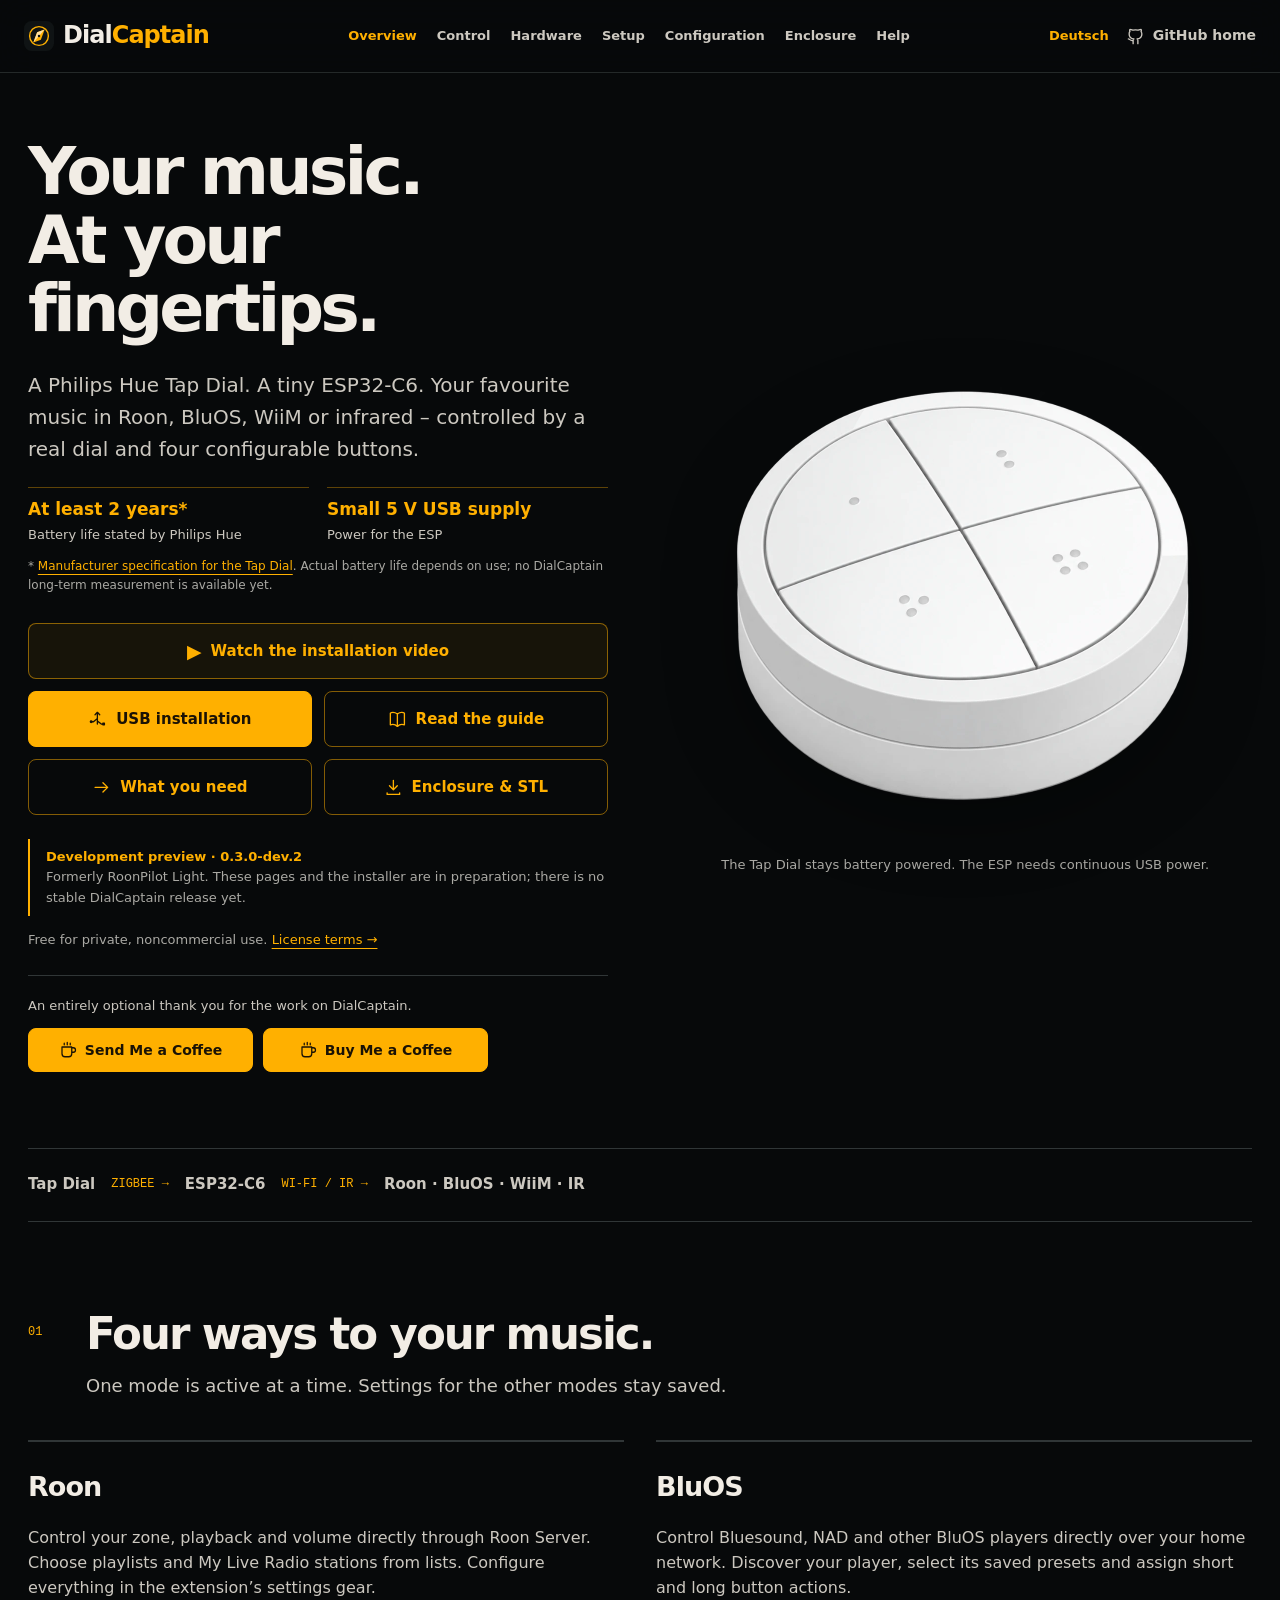
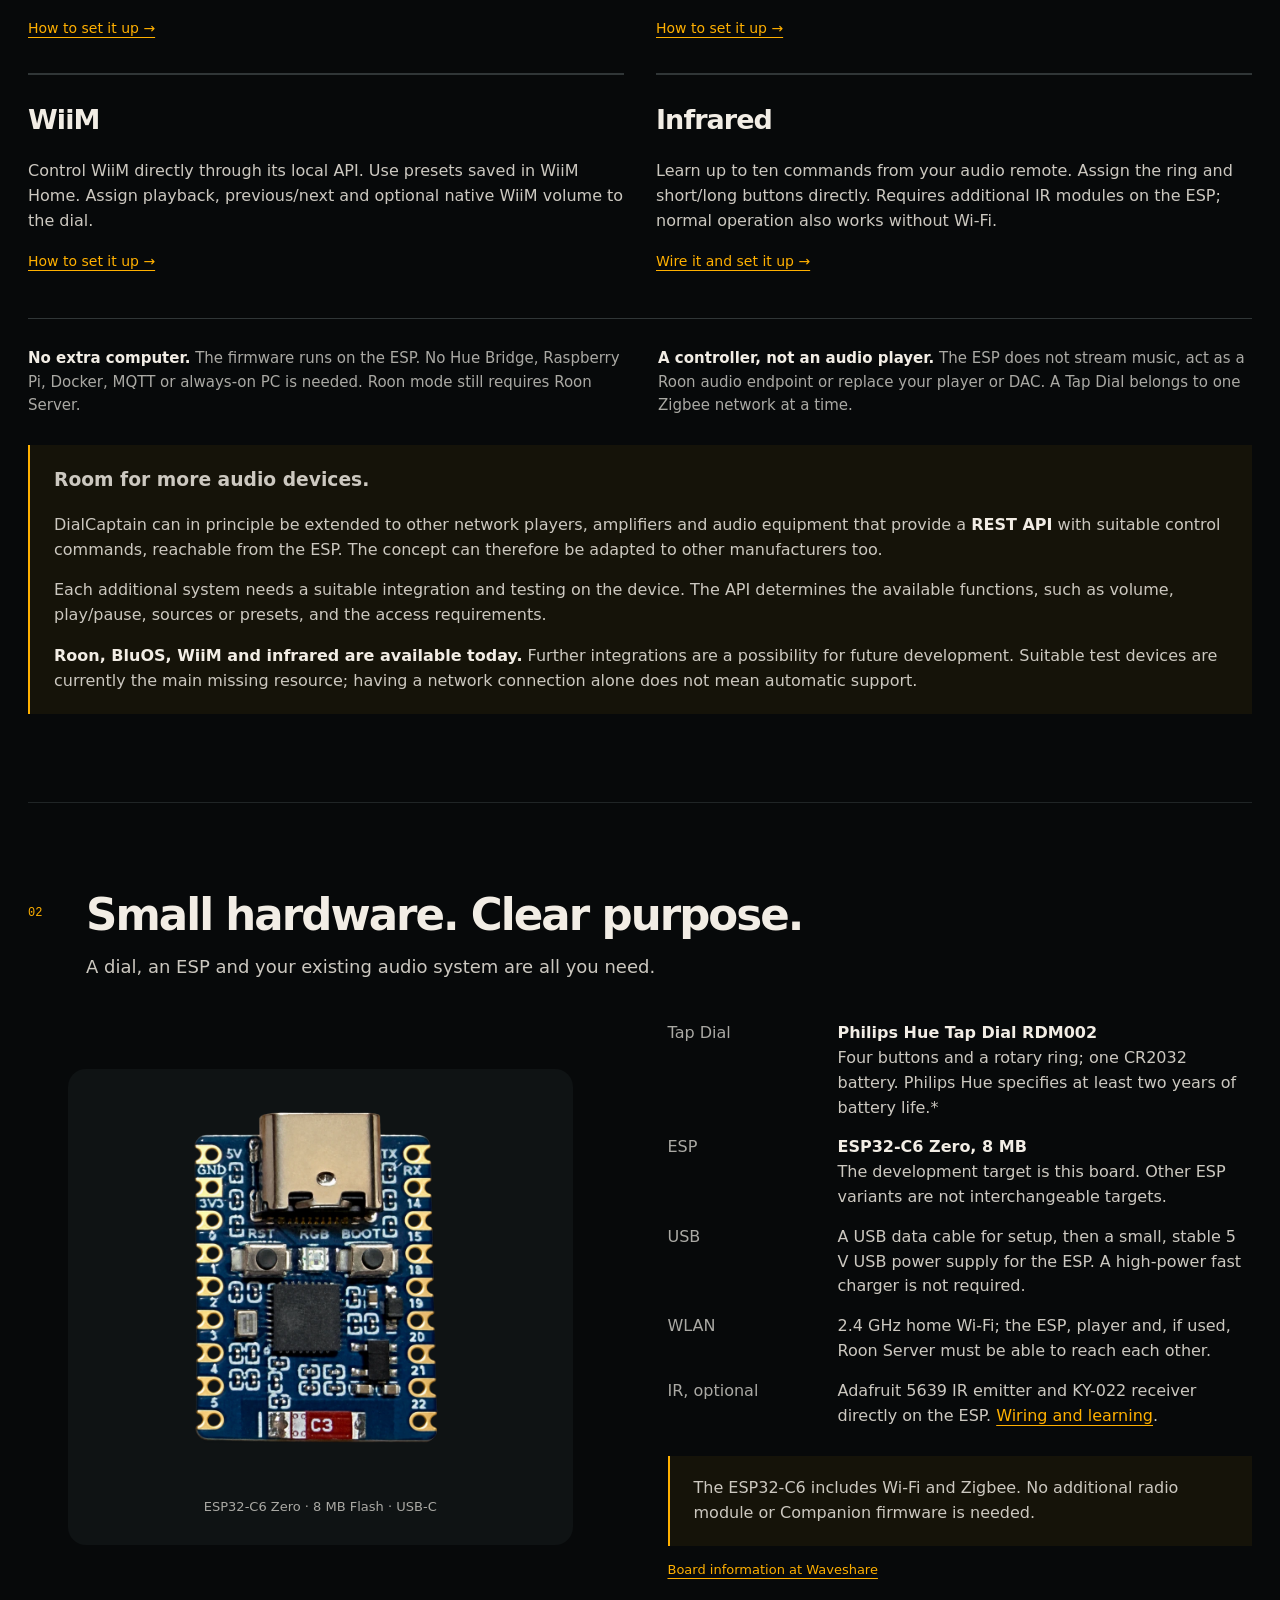
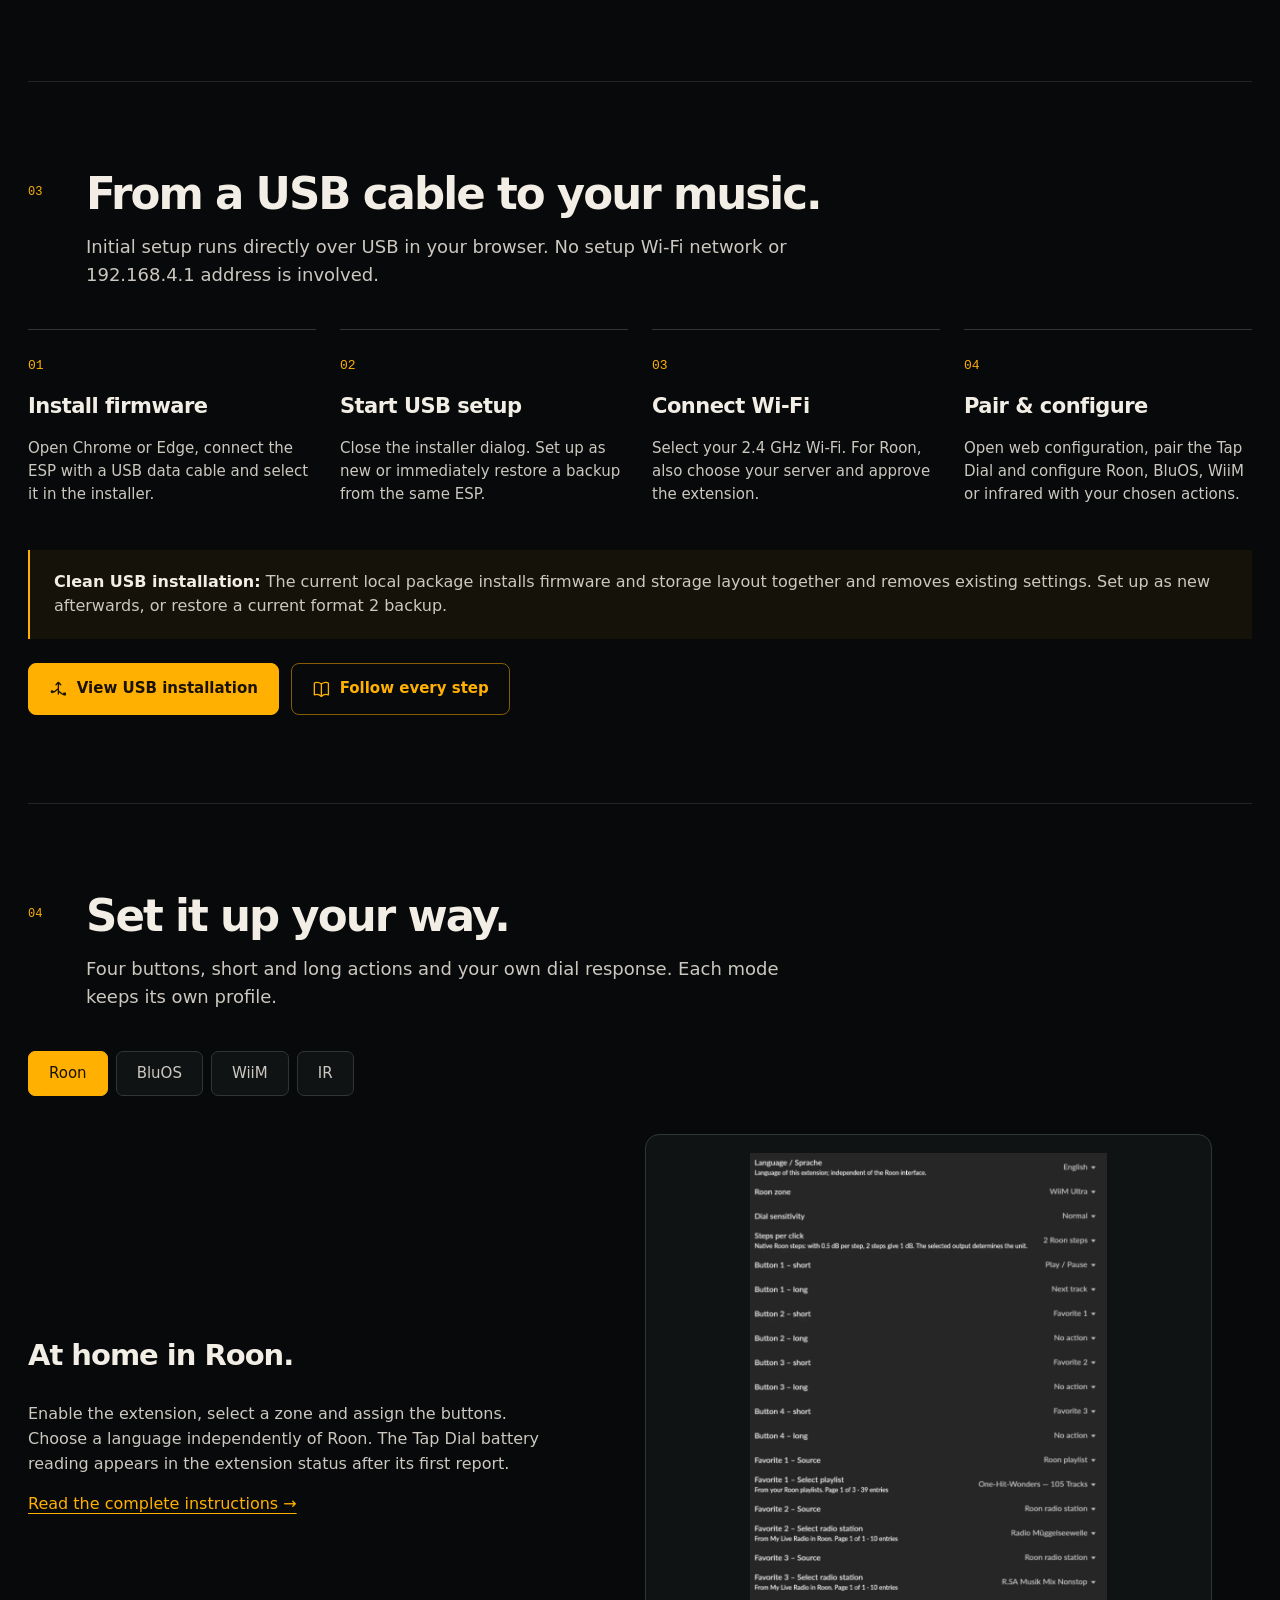
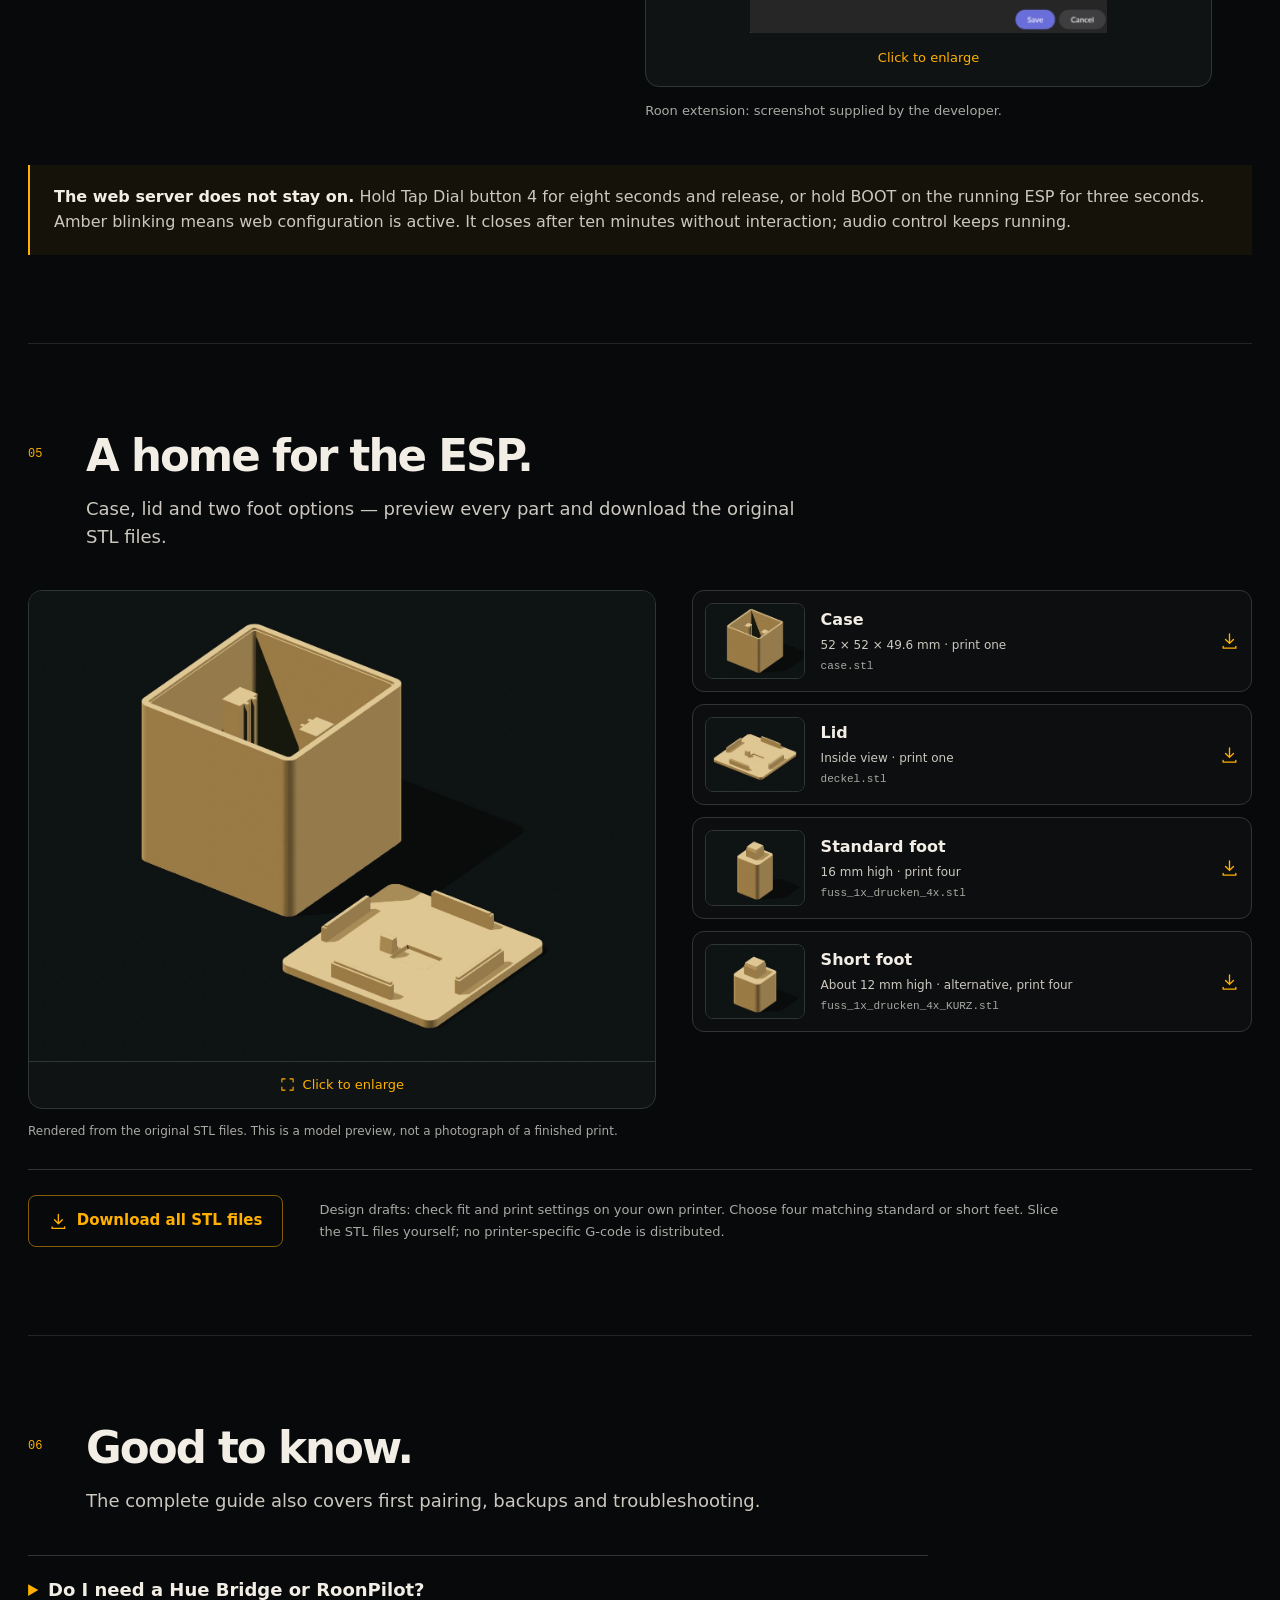
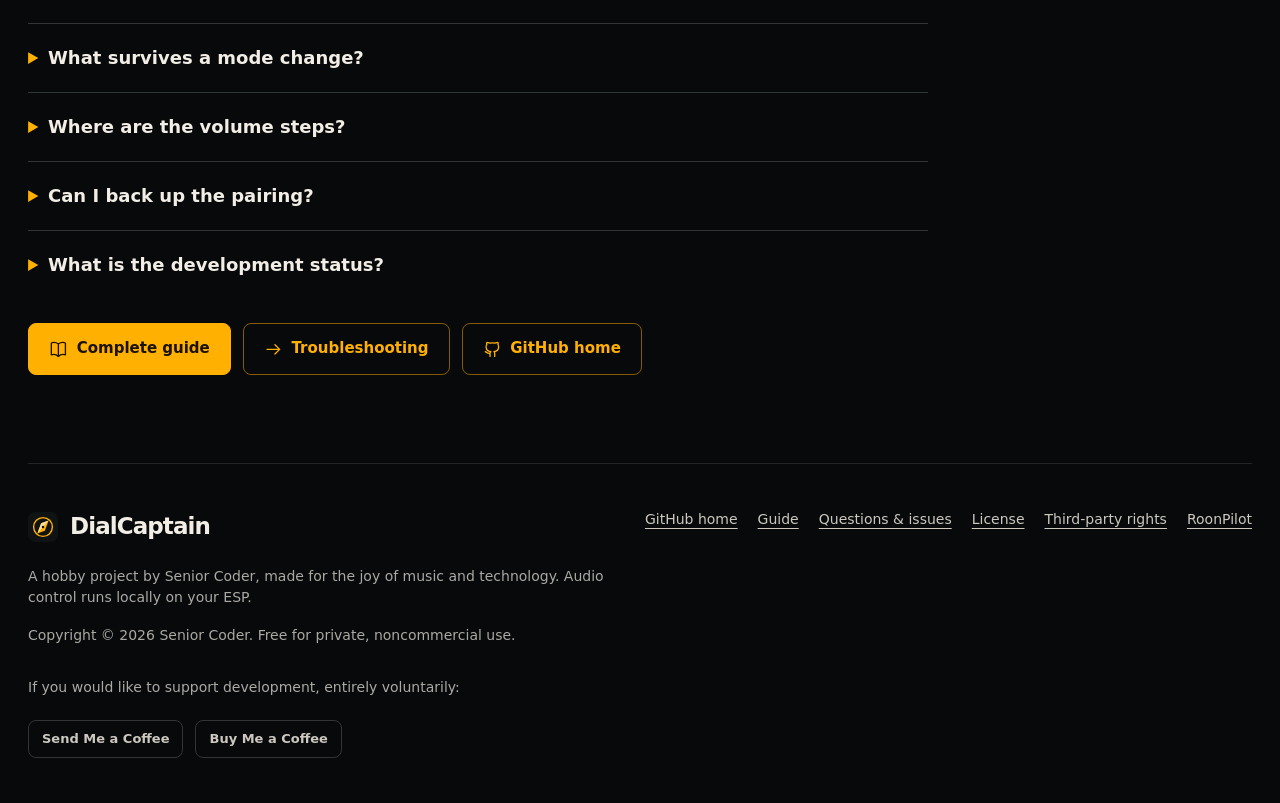
<file: docs/index.html>
<!doctype html>
<html lang="en"><head><meta charset="utf-8"><meta name="viewport" content="width=device-width, initial-scale=1"><meta name="color-scheme" content="dark"><meta name="theme-color" content="#07090a"><meta name="robots" content="noindex,nofollow"><meta name="description" content="Philips Hue Tap Dial + ESP32-C6: Roon, BluOS, WiiM and IR. USB setup, configuration and printable enclosure."><title>DialCaptain — A real dial for Roon, BluOS, WiiM and infrared</title><link rel="icon" href="assets/favicon.svg"><link rel="stylesheet" href="assets/foundation.css"><link rel="stylesheet" href="assets/project.css?v=dc-0302"><script src="assets/navigation.js" defer></script><script src="assets/project.js" defer></script></head>
<body class="project-page"><a class="skip-link" href="#main">Skip to content</a><svg class="icon-sprite" aria-hidden="true"><symbol id="i-usb" viewBox="0 0 24 24"><path d="M12 3v15M9 6l3-3 3 3M12 11l-5 4H4M12 14l5 4h3"/><circle cx="4" cy="15" r="1"/><rect x="19" y="17" width="2" height="2"/></symbol><symbol id="i-book" viewBox="0 0 24 24"><path d="M12 5v16M12 5C8 2 4 3 3 4v15c3-1 6-1 9 2 3-3 6-3 9-2V4c-1-1-5-2-9 1Z"/></symbol><symbol id="i-arrow" viewBox="0 0 24 24"><path d="M4 12h16M14 6l6 6-6 6"/></symbol><symbol id="i-download" viewBox="0 0 24 24"><path d="M12 3v12M7 10l5 5 5-5M4 19v2h16v-2"/></symbol><symbol id="i-github" viewBox="0 0 24 24"><path d="M9 21v-4c-4 1-4-2-6-2M15 21v-4c0-1-.5-2-1-2 4-.5 6-2 6-6 0-1-.5-3-1-3 .5-1 .5-3 0-3-2 0-3 1-4 1-2-.5-4-.5-6 0-1 0-2-1-4-1-.5 0-.5 2 0 3-.5 0-1 2-1 3 0 4 2 5.5 6 6-.5 0-1 1-1 2"/></symbol></svg>
<header class="site-header">
<div class="header-inner"><a class="brand" href="#overview" aria-label="DialCaptain"><img src="assets/favicon.svg" alt="" width="30" height="30"><span>Dial<em>Captain</em></span></a>
<nav aria-label="Main navigation"><a href="#overview">Overview</a><a href="#control">Control</a><a href="#hardware">Hardware</a><a href="#installation">Setup</a><a href="#configuration">Configuration</a><a href="#enclosure">Enclosure</a><a href="#help">Help</a>
</nav>
<div class="header-actions"><a class="language-link" href="de/" lang="de">Deutsch</a><a class="header-link" href="https://github.com/mermayer/DialCaptain" aria-label="GitHub home"><svg aria-hidden="true"><use href="#i-github"></use></svg><span>GitHub home</span></a>
<details class="mobile-menu">
<summary>Menu</summary>
<div class="mobile-links"><a href="#overview">Overview</a><a href="#control">Control</a><a href="#hardware">Hardware</a><a href="#installation">Setup</a><a href="#configuration">Configuration</a><a href="#enclosure">Enclosure</a><a href="#help">Help</a>
</div>
</details>
</div>
</div>
</header>
<main id="main">
<section id="overview" class="hero page-width">
<div class="hero-copy">
<h1>Your music.<br>At your fingertips.</h1>
<p>A Philips Hue Tap Dial. A tiny ESP32-C6. Your favourite music in Roon, BluOS, WiiM or infrared – controlled by a real dial and four configurable buttons.</p>
<ul class="power-highlights" aria-label="Battery and power"><li><strong>At least 2 years*</strong><span>Battery life stated by Philips Hue</span></li><li><strong>Small 5 V USB supply</strong><span>Power for the ESP</span></li></ul>
<p class="power-footnote">* <a href="https://www.philips-hue.com/en-gb/p/hue-tap-dial-switch/8719514440999">Manufacturer specification for the Tap Dial</a>. Actual battery life depends on use; no DialCaptain long-term measurement is available yet.</p>
<div class="hero-actions"><a class="button secondary video-guide-link" href="video/dialcaptain-installation-en.html"><span aria-hidden="true">▶</span>Watch the installation video</a><a class="button primary" href="firmware/?lang=en" ><svg aria-hidden="true"><use href="#i-usb"></use></svg>USB installation</a><a class="button secondary" href="guide/" ><svg aria-hidden="true"><use href="#i-book"></use></svg>Read the guide</a><a class="button secondary" href="#hardware" ><svg aria-hidden="true"><use href="#i-arrow"></use></svg>What you need</a><a class="button secondary" href="#enclosure" ><svg aria-hidden="true"><use href="#i-download"></use></svg>Enclosure & STL</a>
</div>
<div class="release-note"><strong>Development preview · 0.3.0-dev.2</strong><br>Formerly RoonPilot Light. These pages and the installer are in preparation; there is no stable DialCaptain release yet.</div>
<div class="license-summary">Free for private, noncommercial use. <a href="license/">License terms →</a></div>
<aside class="project-support" aria-label="Support DialCaptain"><p>An entirely optional thank you for the work on DialCaptain.</p><div class="support-links support-links-prominent"><a class="button" href="https://buy.stripe.com/6oU3cw0eV0hC5nbdlX2Fa00"><svg aria-hidden="true" viewBox="0 0 24 24"><path d="M4 8h13v9a4 4 0 0 1-4 4H8a4 4 0 0 1-4-4ZM17 9h2a3 3 0 0 1 0 6h-2M7 3v2m4-3v3m4-2v2"/></svg>Send Me a Coffee</a><a class="button" href="https://buymeacoffee.com/mermayer"><svg aria-hidden="true" viewBox="0 0 24 24"><path d="M4 8h13v9a4 4 0 0 1-4 4H8a4 4 0 0 1-4-4ZM17 9h2a3 3 0 0 1 0 6h-2M7 3v2m4-3v3m4-2v2"/></svg>Buy Me a Coffee</a></div></aside>
</div>
<figure class="hero-image"><img src="assets/tap-dial.webp" alt="Philips Hue Tap Dial" width="1120" height="1024" fetchpriority="high">
<figcaption>The Tap Dial stays battery powered. The ESP needs continuous USB power.</figcaption>
</figure>
</section>
<div class="signal-path page-width"><strong>Tap Dial</strong><span>ZIGBEE →</span><strong>ESP32-C6</strong><span>WI-FI / IR →</span><strong>Roon · BluOS · WiiM · IR</strong>
</div>
<section id="control" class="content-section page-width">
<div class="section-heading">
<p class="section-number">01</p>
<div>
<h2>Four ways to your music.</h2>
<p>One mode is active at a time. Settings for the other modes stay saved.</p>
</div>
</div>
<div class="mode-grid">
<article>
<h3>Roon</h3>
<p>Control your zone, playback and volume directly through Roon Server. Choose playlists and My Live Radio stations from lists. Configure everything in the extension’s settings gear.</p><a href="guide/#roon">How to set it up →</a>
</article>
<article>
<h3>BluOS</h3>
<p>Control Bluesound, NAD and other BluOS players directly over your home network. Discover your player, select its saved presets and assign short and long button actions.</p><a href="guide/#bluos">How to set it up →</a>
</article>
<article>
<h3>WiiM</h3>
<p>Control WiiM directly through its local API. Use presets saved in WiiM Home. Assign playback, previous/next and optional native WiiM volume to the dial.</p><a href="guide/#wiim">How to set it up →</a>
</article>
<article><h3>Infrared</h3><p>Learn up to ten commands from your audio remote. Assign the ring and short/long buttons directly. Requires additional IR modules on the ESP; normal operation also works without Wi-Fi.</p><a href="guide/#infrared">Wire it and set it up →</a></article>
</div>
<div class="scope-note">
<p><strong>No extra computer.</strong> The firmware runs on the ESP. No Hue Bridge, Raspberry Pi, Docker, MQTT or always-on PC is needed. Roon mode still requires Roon Server.</p>
<p><strong>A controller, not an audio player.</strong> The ESP does not stream music, act as a Roon audio endpoint or replace your player or DAC. A Tap Dial belongs to one Zigbee network at a time.</p>
</div>
<aside class="notice" id="future-integrations" aria-labelledby="future-integrations-title"><h3 id="future-integrations-title">Room for more audio devices.</h3><p>DialCaptain can in principle be extended to other network players, amplifiers and audio equipment that provide a <strong>REST API</strong> with suitable control commands, reachable from the ESP. The concept can therefore be adapted to other manufacturers too.</p><p>Each additional system needs a suitable integration and testing on the device. The API determines the available functions, such as volume, play/pause, sources or presets, and the access requirements.</p><p><strong>Roon, BluOS, WiiM and infrared are available today.</strong> Further integrations are a possibility for future development. Suitable test devices are currently the main missing resource; having a network connection alone does not mean automatic support.</p></aside>
</section>
<section id="hardware" class="content-section page-width">
<div class="section-heading">
<p class="section-number">02</p>
<div>
<h2>Small hardware. Clear purpose.</h2>
<p>A dial, an ESP and your existing audio system are all you need.</p>
</div>
</div>
<div class="split">
<figure class="hardware-image"><img src="assets/esp32-c6-zero.webp" alt="ESP32-C6 Zero board with USB-C, RGB LED, BOOT and RESET buttons" width="683" height="900" loading="lazy">
<figcaption>ESP32-C6 Zero · 8 MB Flash · USB-C</figcaption>
</figure>
<div><dl class="detail-list"><dt>Tap Dial</dt><dd><strong>Philips Hue Tap Dial RDM002</strong><br>Four buttons and a rotary ring; one CR2032 battery. Philips Hue specifies at least two years of battery life.*</dd><dt>ESP</dt><dd><strong>ESP32-C6 Zero, 8 MB</strong><br>The development target is this board. Other ESP variants are not interchangeable targets.</dd><dt>USB</dt><dd>A USB data cable for setup, then a small, stable 5 V USB power supply for the ESP. A high-power fast charger is not required.</dd><dt>WLAN</dt><dd>2.4 GHz home Wi-Fi; the ESP, player and, if used, Roon Server must be able to reach each other.</dd><dt>IR, optional</dt><dd>Adafruit 5639 IR emitter and KY-022 receiver directly on the ESP. <a class="inline-link" href="guide/#infrared">Wiring and learning</a>.</dd></dl>
<div class="notice">The ESP32-C6 includes Wi-Fi and Zigbee. No additional radio module or Companion firmware is needed.</div>
<p class="media-caption"><a class="inline-link" href="https://www.waveshare.com/wiki/ESP32-C6-Zero">Board information at Waveshare</a>
</p>
</div>
</div>
</section>
<section id="installation" class="content-section page-width">
<div class="section-heading">
<p class="section-number">03</p>
<div>
<h2>From a USB cable to your music.</h2>
<p>Initial setup runs directly over USB in your browser. No setup Wi-Fi network or 192.168.4.1 address is involved.</p>
</div>
</div>
<div class="steps-grid">
<article>
<h3>Install firmware</h3>
<p>Open Chrome or Edge, connect the ESP with a USB data cable and select it in the installer.</p>
</article>
<article>
<h3>Start USB setup</h3>
<p>Close the installer dialog. Set up as new or immediately restore a backup from the same ESP.</p>
</article>
<article>
<h3>Connect Wi-Fi</h3>
<p>Select your 2.4 GHz Wi-Fi. For Roon, also choose your server and approve the extension.</p>
</article>
<article>
<h3>Pair & configure</h3>
<p>Open web configuration, pair the Tap Dial and configure Roon, BluOS, WiiM or infrared with your chosen actions.</p>
</article>
</div>
<div class="notice"><strong>Clean USB installation:</strong> The current local package installs firmware and storage layout together and removes existing settings. Set up as new afterwards, or restore a current format 2 backup.</div>
<div class="actions"><a class="button primary" href="firmware/?lang=en" ><svg aria-hidden="true"><use href="#i-usb"></use></svg>View USB installation</a><a class="button secondary" href="guide/#usb" ><svg aria-hidden="true"><use href="#i-book"></use></svg>Follow every step</a>
</div>
</section>
<section id="configuration" class="content-section page-width">
<div class="section-heading">
<p class="section-number">04</p>
<div>
<h2>Set it up your way.</h2>
<p>Four buttons, short and long actions and your own dial response. Each mode keeps its own profile.</p>
</div>
</div>
<div class="screenshot-tabs" role="tablist" aria-label="Control modes"><button role="tab" id="tab-roon" aria-controls="panel-roon" aria-selected="true" tabindex="0">Roon</button><button role="tab" id="tab-bluos" aria-controls="panel-bluos" aria-selected="false" tabindex="-1">BluOS</button><button role="tab" id="tab-wiim" aria-controls="panel-wiim" aria-selected="false" tabindex="-1">WiiM</button><button role="tab" id="tab-ir" aria-controls="panel-ir" aria-selected="false" tabindex="-1">IR</button>
</div>
<div id="panel-roon" class="screenshot-panel" role="tabpanel" aria-labelledby="tab-roon" >
<div class="screenshot-copy">
<h3>At home in Roon.</h3>
<p>Enable the extension, select a zone and assign the buttons. Choose a language independently of Roon. The Tap Dial battery reading appears in the extension status after its first report.</p><a class="inline-link" href="guide/#roon">Read the complete instructions →</a>
</div>
<figure><button class="media-button" type="button" data-enlarge><img src="assets/roon-settings.webp" alt="ROON configuration in DialCaptain" loading="lazy" width="745" height="1000"><span>Click to enlarge</span></button>
<figcaption class=media-caption>Roon extension: screenshot supplied by the developer.</figcaption>
</figure>
</div>
<div id="panel-bluos" class="screenshot-panel" role="tabpanel" aria-labelledby="tab-bluos" hidden>
<div class="screenshot-copy">
<h3>Your BluOS player. Direct.</h3>
<p>Select a player discovered on your network or enter its address. Choose its saved presets, button actions, sensitivity and volume steps in dB.</p><a class="inline-link" href="guide/#bluos">Read the complete instructions →</a>
</div>
<figure><button class="media-button" type="button" data-enlarge><img src="assets/bluos-en.webp" alt="BLUOS configuration in DialCaptain" loading="lazy" width="812" height="1492"><span>Click to enlarge</span></button>
<figcaption class=media-caption>Web interface captured from the device; mode selected in the form before saving.</figcaption>
</figure>
</div>
<div id="panel-wiim" class="screenshot-panel" role="tabpanel" aria-labelledby="tab-wiim" hidden>
<div class="screenshot-copy">
<h3>WiiM with your presets.</h3>
<p>Find your WiiM, choose presets from WiiM Home and assign buttons. Direct WiiM volume is a separate option, initially disabled in a new profile.</p><a class="inline-link" href="guide/#wiim">Read the complete instructions →</a>
</div>
<figure><button class="media-button" type="button" data-enlarge><img src="assets/wiim-en.webp" alt="WIIM configuration in DialCaptain" loading="lazy" width="812" height="1535"><span>Click to enlarge</span></button>
<figcaption class=media-caption>Web interface captured from the device; mode selected in the form before saving.</figcaption>
</figure>
</div>
<div id="panel-ir" class="screenshot-panel" role="tabpanel" aria-labelledby="tab-ir" hidden><div class="screenshot-copy"><h3>Your remote. Learned.</h3><p>Capture twice, check and save. Ten command slots for volume, playback, input or power. IR assignments stay separate from the network profiles.</p><a class="inline-link" href="guide/#infrared">Read the complete IR guide →</a></div><figure><button class="media-button" type="button" data-enlarge><img src="assets/ir-en.png" alt="IR learning slots in DialCaptain 0.3.0-dev.2" loading="lazy" width="1040" height="1000"><span>Click to enlarge</span></button><figcaption class="media-caption">Preview of the current web interface with example data. Real IR module testing remains open.</figcaption></figure></div>
<div class="notice"><strong>The web server does not stay on.</strong> Hold Tap Dial button 4 for eight seconds and release, or hold BOOT on the running ESP for three seconds. Amber blinking means web configuration is active. It closes after ten minutes without interaction; audio control keeps running.</div>
</section>
<section id="enclosure" class="content-section page-width">
<div class="section-heading">
<p class="section-number">05</p>
<div>
<h2>A home for the ESP.</h2>
<p>Case, lid and two foot options — preview every part and download the original STL files.</p>
</div>
</div>
<div class="enclosure-layout">
<figure class="enclosure-overview"><button class="media-button model-overview" type="button" data-enlarge aria-label="Enlarge the case and lid preview"><img src="assets/enclosure-overview.webp" alt="3D rendering of the open DialCaptain case and the inside of its lid" width="1500" height="1125" loading="lazy"><span><svg aria-hidden="true" viewBox="0 0 24 24"><path d="M8 3H3v5m13-5h5v5M3 16v5h5m13-5v5h-5"/></svg>Click to enlarge</span></button>
<figcaption>Rendered from the original STL files. This is a model preview, not a photograph of a finished print.</figcaption>
</figure>
<div class="model-downloads" aria-label="Four enclosure models: previews and STL downloads">
<div class="model-card"><button class="model-preview" type="button" data-enlarge aria-label="Enlarge the case preview"><img src="assets/enclosure-case.webp" alt="3D preview of the open case with its internal board supports" width="900" height="675" loading="lazy"></button><a class="model-download" href="downloads/enclosure/case.stl" download><span><strong>Case</strong><small>52 × 52 × 49.6 mm · print one</small><span class="model-filename">case.stl</span></span><svg aria-hidden="true"><use href="#i-download"></use></svg></a></div>
<div class="model-card"><button class="model-preview" type="button" data-enlarge aria-label="Enlarge the lid preview"><img src="assets/enclosure-lid.webp" alt="3D preview of the lid, showing its clips and USB opening" width="900" height="675" loading="lazy"></button><a class="model-download" href="downloads/enclosure/deckel.stl" download><span><strong>Lid</strong><small>Inside view · print one</small><span class="model-filename">deckel.stl</span></span><svg aria-hidden="true"><use href="#i-download"></use></svg></a></div>
<div class="model-card"><button class="model-preview" type="button" data-enlarge aria-label="Enlarge the standard foot preview"><img src="assets/enclosure-foot.webp" alt="3D preview of the standard-height enclosure foot" width="900" height="675" loading="lazy"></button><a class="model-download" href="downloads/enclosure/fuss_1x_drucken_4x.stl" download><span><strong>Standard foot</strong><small>16 mm high · print four</small><span class="model-filename">fuss_1x_drucken_4x.stl</span></span><svg aria-hidden="true"><use href="#i-download"></use></svg></a></div>
<div class="model-card"><button class="model-preview" type="button" data-enlarge aria-label="Enlarge the short foot preview"><img src="assets/enclosure-short.webp" alt="3D preview of the shorter alternative enclosure foot" width="900" height="675" loading="lazy"></button><a class="model-download" href="downloads/enclosure/fuss_1x_drucken_4x_KURZ.stl" download><span><strong>Short foot</strong><small>About 12 mm high · alternative, print four</small><span class="model-filename">fuss_1x_drucken_4x_KURZ.stl</span></span><svg aria-hidden="true"><use href="#i-download"></use></svg></a></div>
</div>
</div>
<div class="enclosure-footer"><a class="button secondary" href="downloads/enclosure/DialCaptain-enclosure-STL.zip" download><svg aria-hidden="true"><use href="#i-download"></use></svg>Download all STL files</a><p>Design drafts: check fit and print settings on your own printer. Choose four matching standard or short feet. Slice the STL files yourself; no printer-specific G-code is distributed.</p></div>
</section>
<section id="help" class="content-section page-width">
<div class="section-heading">
<p class="section-number">06</p>
<div>
<h2>Good to know.</h2>
<p>The complete guide also covers first pairing, backups and troubleshooting.</p>
</div>
</div>
<div class="faq">
<details>
<summary>Do I need a Hue Bridge or RoonPilot?</summary>
<p>No. The ESP is the Zigbee coordinator. DialCaptain works independently. RoonPilot and an RME Bridge may complement your Roon system, but are not required.</p>
</details>
<details>
<summary>What survives a mode change?</summary>
<p>All four profiles stay saved. Saving activates the new mode. Your Roon zone, authorization, favourites and separate BluOS/WiiM mappings are not erased by switching.</p>
</details>
<details>
<summary>Where are the volume steps?</summary>
<p>Roon: 1–4 native Roon steps per click; the chosen output determines the unit. BluOS: 0.5 / 1 / 2 dB. WiiM: optional 1 / 2 / 5 percentage points. IR: 1 to 3 learned button steps per click. Sensitivity and step size are separate settings.</p>
</details>
<details>
<summary>Can I back up the pairing?</summary>
<p>Yes. File export includes settings and the stored Tap Dial/Zigbee association for the same ESP. The file includes credentials and is saved on your computer.</p>
</details>
<details>
<summary>What is the development status?</summary>
<p>Roon, BluOS and WiiM have device-test coverage. Infrared is implemented and software-tested; real modules, range and radio-load tests remain open. Complete first pairing and restore after an actual factory flash also require hardware acceptance. Eversolo and OTA are not implemented.</p>
</details>
</div>
<div class="actions"><a class="button primary" href="guide/" ><svg aria-hidden="true"><use href="#i-book"></use></svg>Complete guide</a><a class="button secondary" href="guide/#support" ><svg aria-hidden="true"><use href="#i-arrow"></use></svg>Troubleshooting</a><a class="button secondary" href="https://github.com/mermayer/DialCaptain" ><svg aria-hidden="true"><use href="#i-github"></use></svg>GitHub home</a>
</div>
</section>
</main>
<footer class="site-footer page-width">
<div class="footer-main">
<div><a class="footer-brand" href="#overview"><img src="assets/favicon.svg" alt="" width="30" height="30">DialCaptain</a>
<p class="footer-copy">A hobby project by Senior Coder, made for the joy of music and technology. Audio control runs locally on your ESP.</p>
<p class="footer-copy">Copyright © 2026 Senior Coder. Free for private, noncommercial use.</p>
</div>
<div class="footer-links"><a href="https://github.com/mermayer/DialCaptain">GitHub home</a><a href="guide/">Guide</a><a href="https://github.com/mermayer/DialCaptain/issues">Questions & issues</a><a href="license/">License</a><a href="license/#third-party">Third-party rights</a><a href="https://mermayer.github.io/RoonPilot/">RoonPilot</a>
</div>
</div>
<p class="footer-copy">If you would like to support development, entirely voluntarily:</p>
<div class="support-links"><a class="button" href="https://buy.stripe.com/6oU3cw0eV0hC5nbdlX2Fa00">Send Me a Coffee</a><a class="button" href="https://buymeacoffee.com/mermayer">Buy Me a Coffee</a>
</div>
</footer>
<dialog class="image-dialog" aria-label="Enlarged image">
<div class="dialog-head">
<p class="dialog-caption">
</p><button class="button small" type="button">Close</button>
</div><img alt="">
</dialog></body></html>
</file>
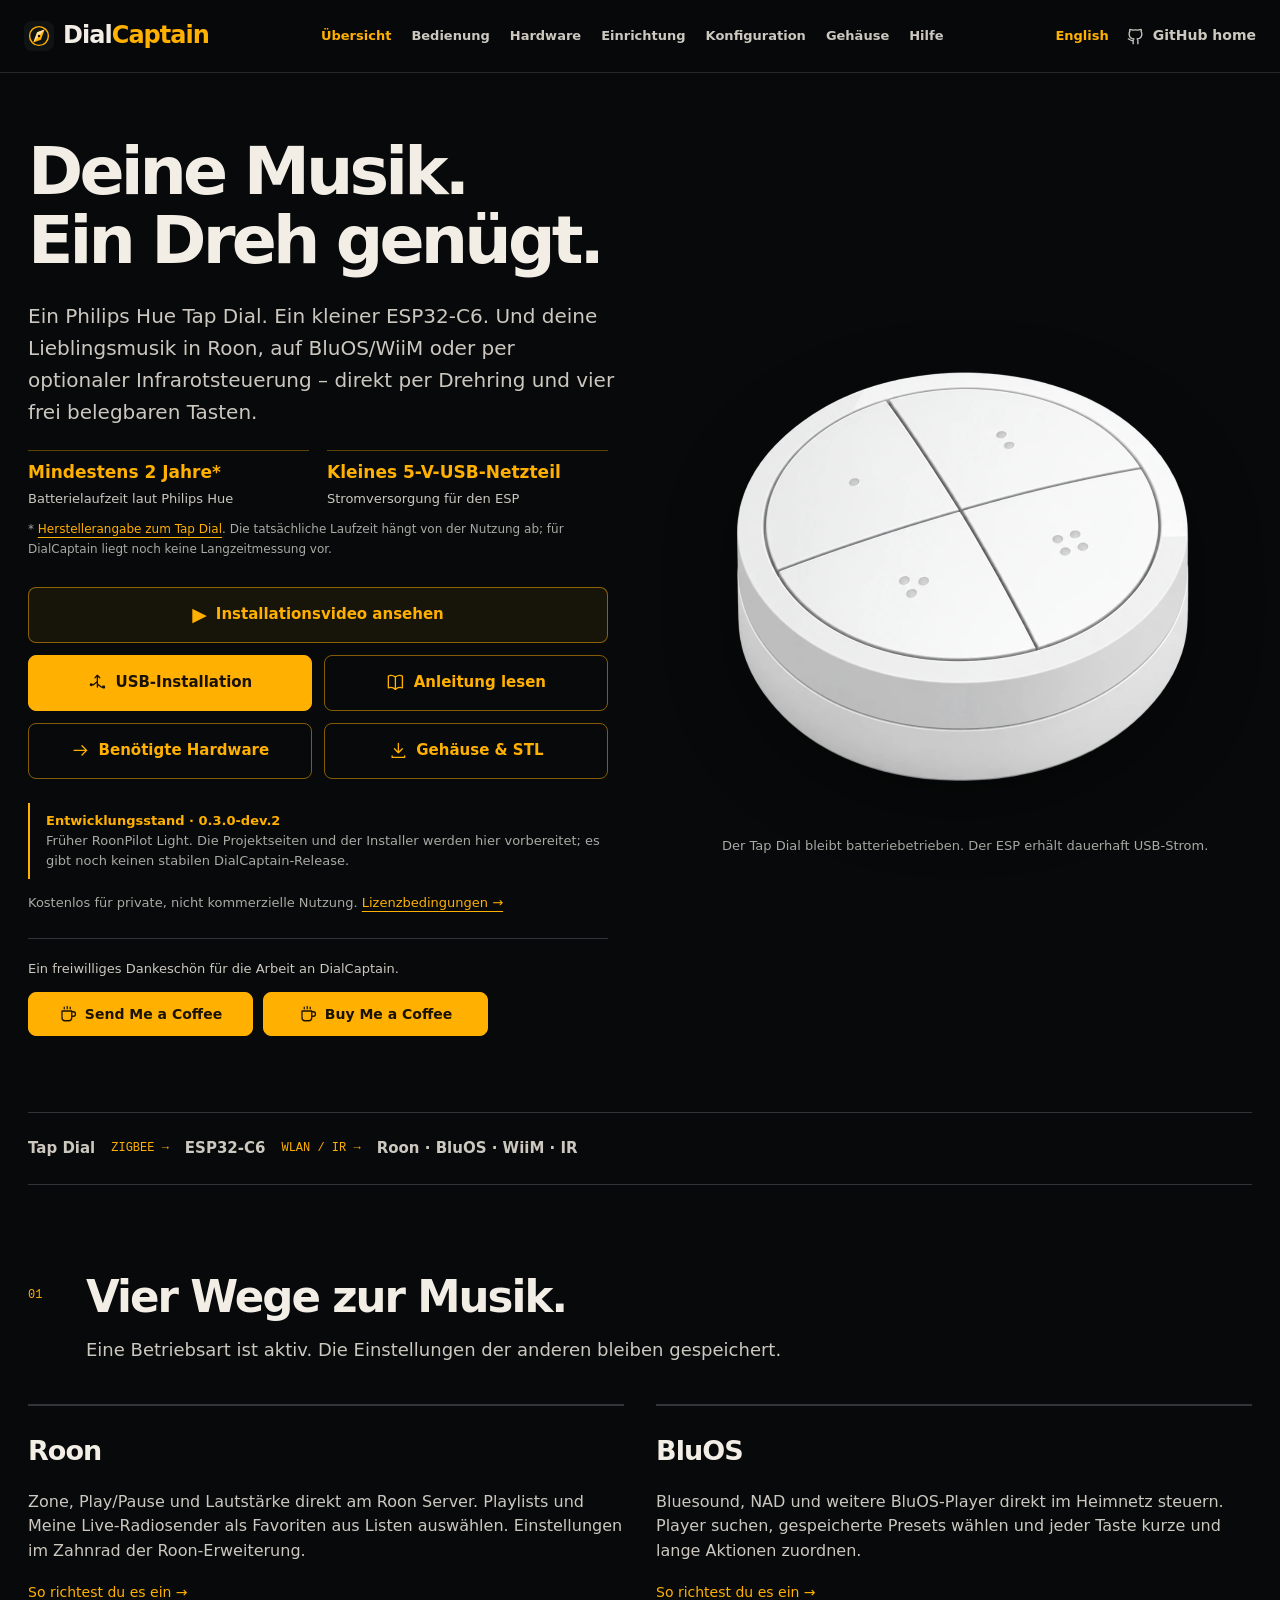
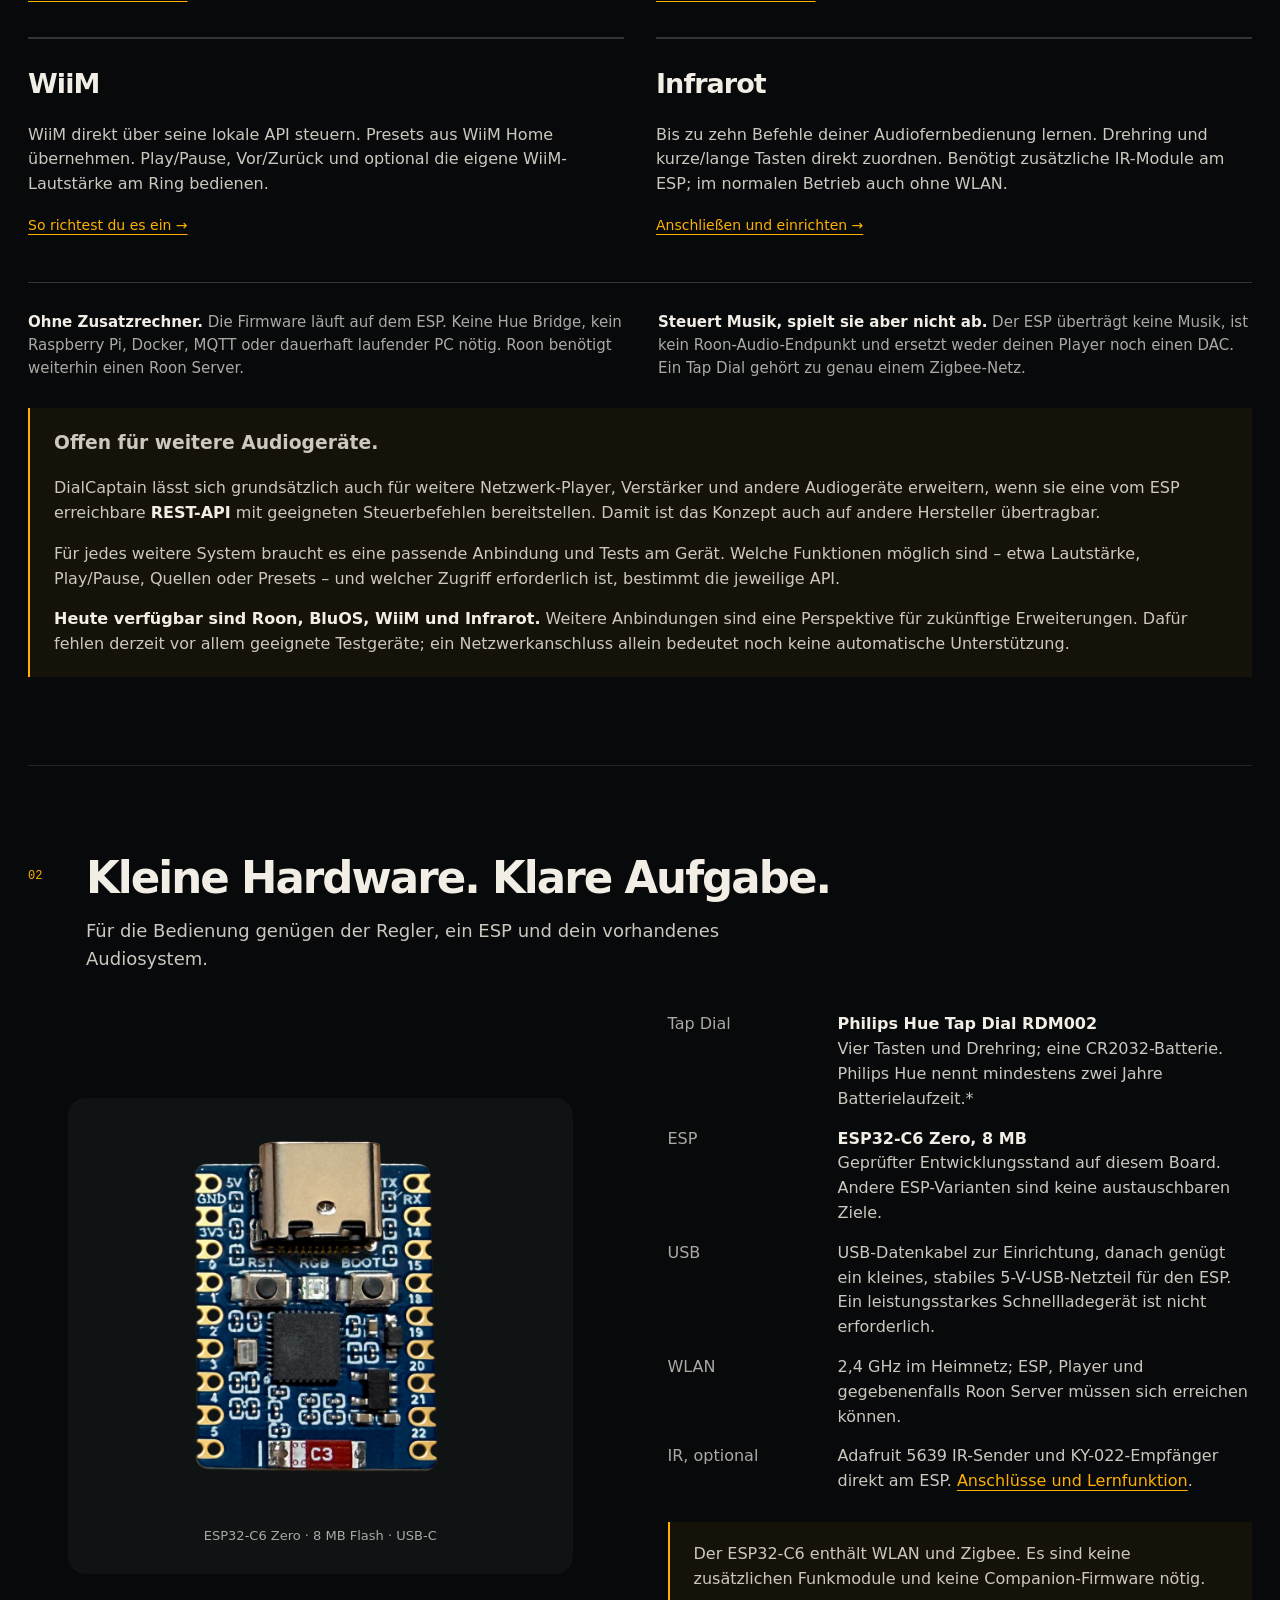
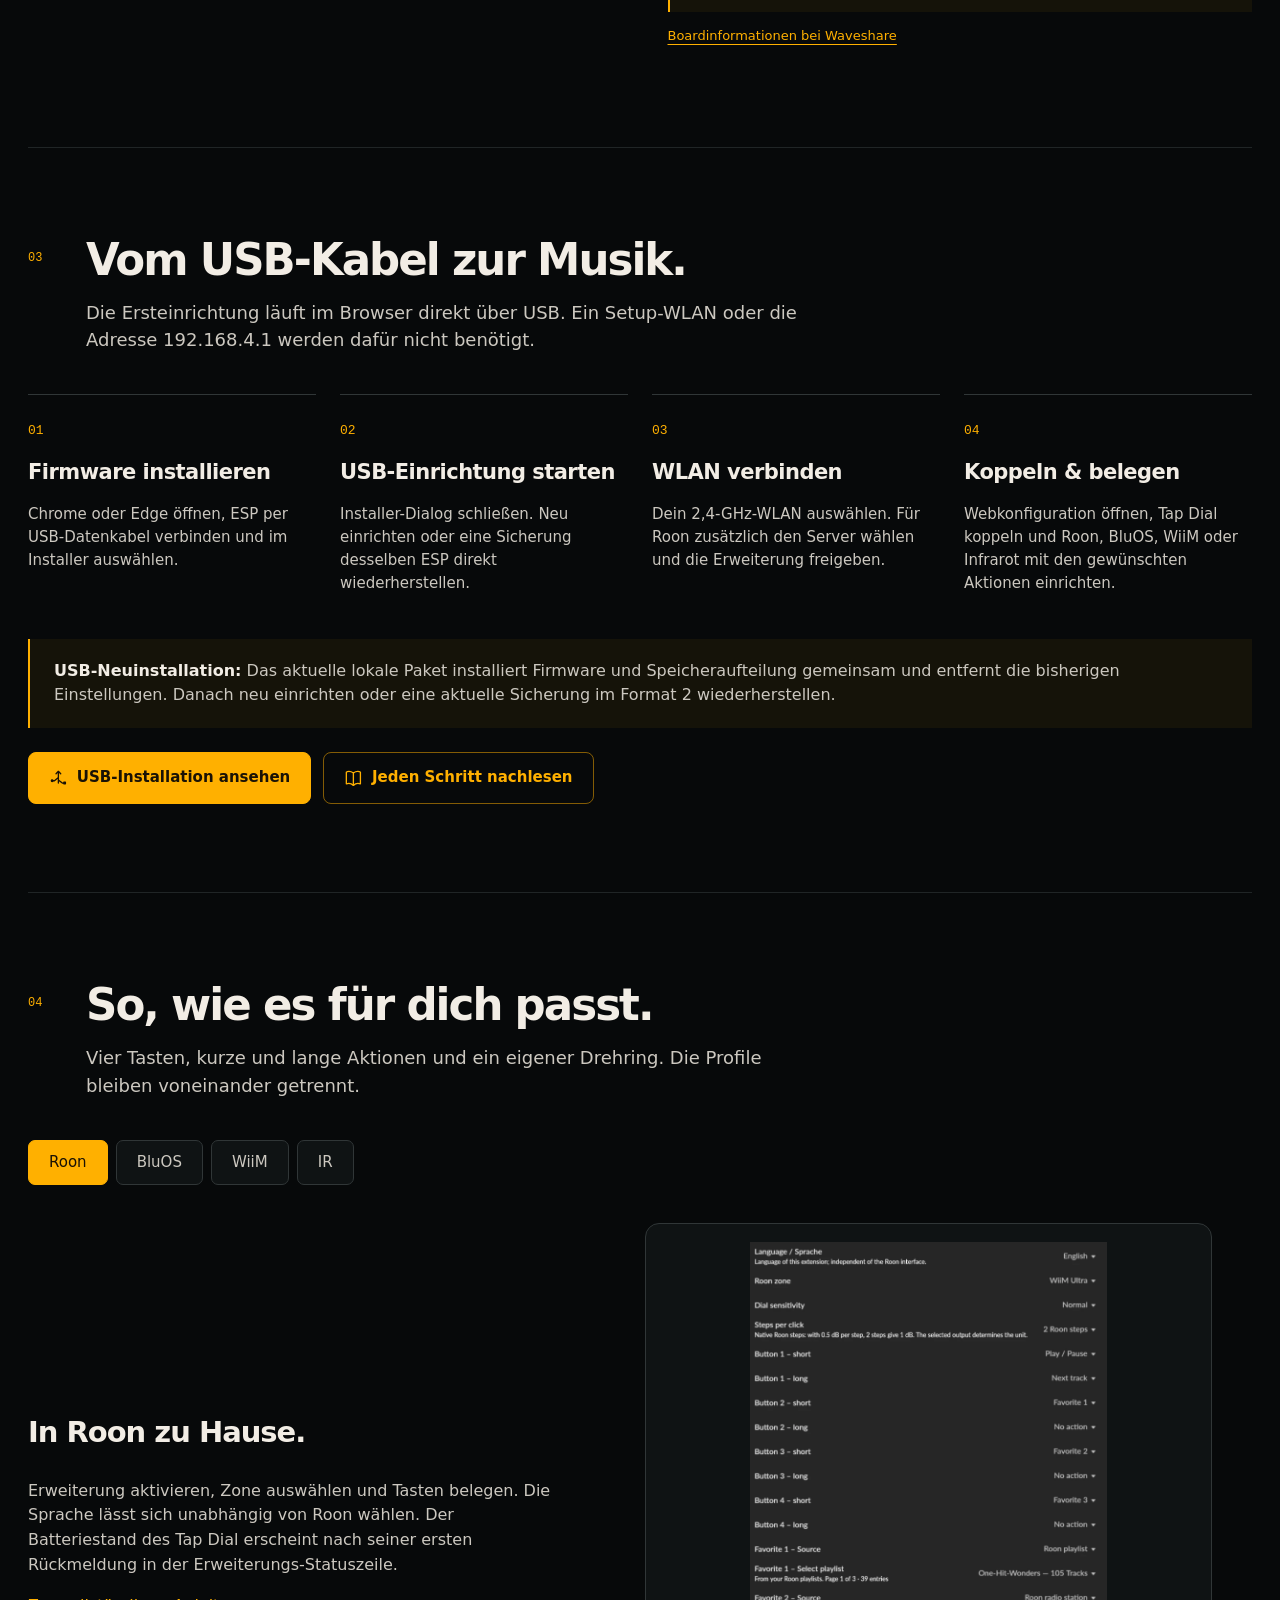
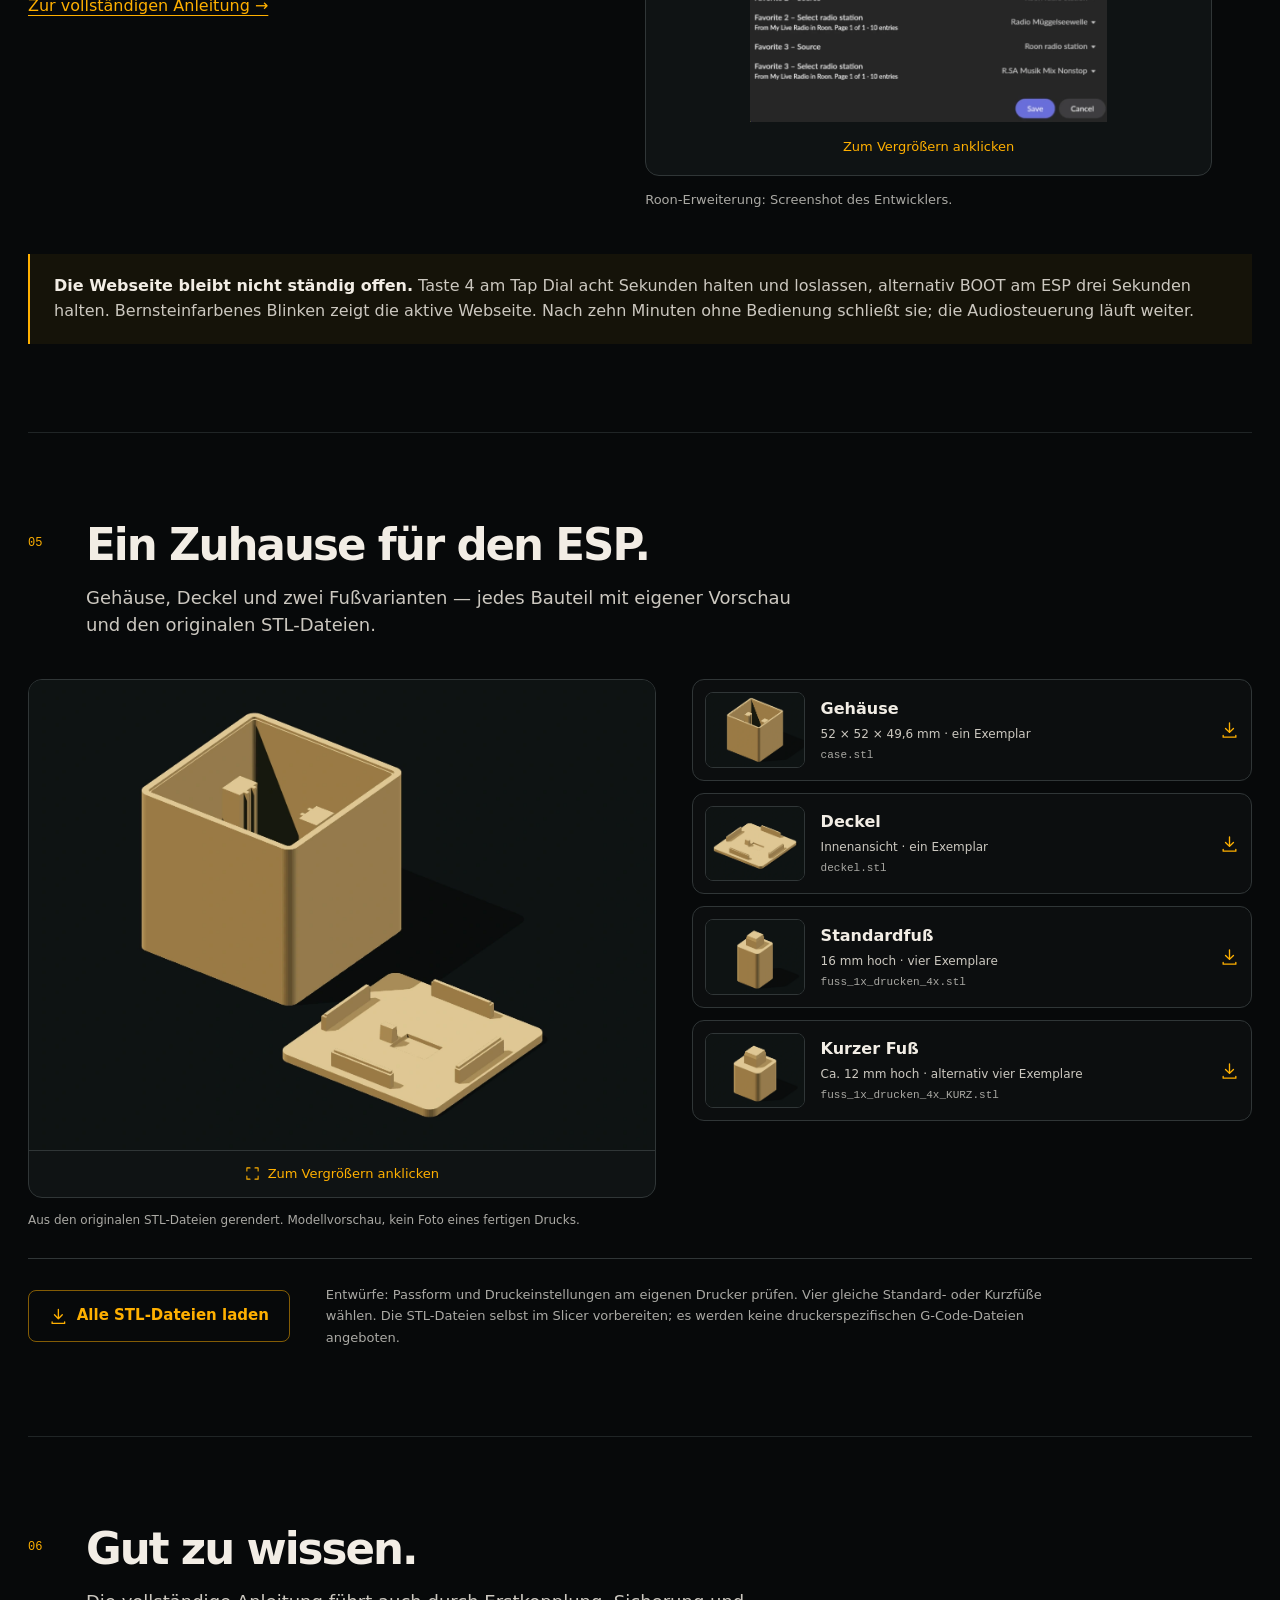
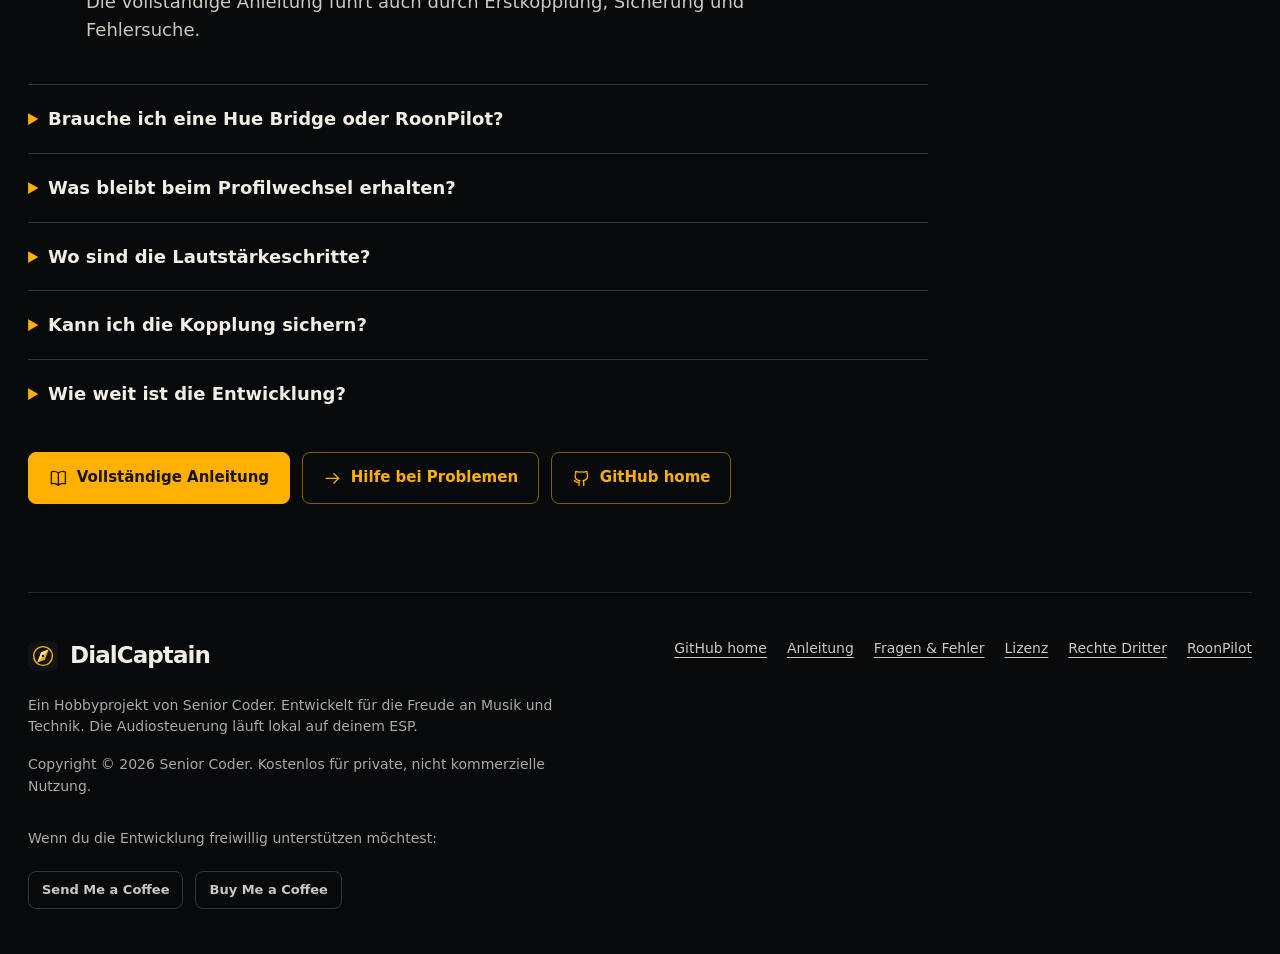
<file: docs/de/index.html>
<!doctype html>
<html lang="de"><head><meta charset="utf-8"><meta name="viewport" content="width=device-width, initial-scale=1"><meta name="color-scheme" content="dark"><meta name="theme-color" content="#07090a"><meta name="robots" content="noindex,nofollow"><meta name="description" content="Philips Hue Tap Dial und ESP32-C6: Roon, BluOS, WiiM und Infrarot. USB-Einrichtung, Konfiguration und druckbares Gehäuse."><title>DialCaptain — Dein Drehring für Roon, BluOS, WiiM und Infrarot</title><link rel="icon" href="../assets/favicon.svg"><link rel="stylesheet" href="../assets/foundation.css"><link rel="stylesheet" href="../assets/project.css?v=dc-0302"><script src="../assets/navigation.js" defer></script><script src="../assets/project.js" defer></script></head>
<body class="project-page"><a class="skip-link" href="#main">Zum Inhalt</a><svg class="icon-sprite" aria-hidden="true"><symbol id="i-usb" viewBox="0 0 24 24"><path d="M12 3v15M9 6l3-3 3 3M12 11l-5 4H4M12 14l5 4h3"/><circle cx="4" cy="15" r="1"/><rect x="19" y="17" width="2" height="2"/></symbol><symbol id="i-book" viewBox="0 0 24 24"><path d="M12 5v16M12 5C8 2 4 3 3 4v15c3-1 6-1 9 2 3-3 6-3 9-2V4c-1-1-5-2-9 1Z"/></symbol><symbol id="i-arrow" viewBox="0 0 24 24"><path d="M4 12h16M14 6l6 6-6 6"/></symbol><symbol id="i-download" viewBox="0 0 24 24"><path d="M12 3v12M7 10l5 5 5-5M4 19v2h16v-2"/></symbol><symbol id="i-github" viewBox="0 0 24 24"><path d="M9 21v-4c-4 1-4-2-6-2M15 21v-4c0-1-.5-2-1-2 4-.5 6-2 6-6 0-1-.5-3-1-3 .5-1 .5-3 0-3-2 0-3 1-4 1-2-.5-4-.5-6 0-1 0-2-1-4-1-.5 0-.5 2 0 3-.5 0-1 2-1 3 0 4 2 5.5 6 6-.5 0-1 1-1 2"/></symbol></svg>
<header class="site-header">
<div class="header-inner"><a class="brand" href="#overview" aria-label="DialCaptain"><img src="../assets/favicon.svg" alt="" width="30" height="30"><span>Dial<em>Captain</em></span></a>
<nav aria-label="Hauptnavigation"><a href="#overview">Übersicht</a><a href="#control">Bedienung</a><a href="#hardware">Hardware</a><a href="#installation">Einrichtung</a><a href="#configuration">Konfiguration</a><a href="#enclosure">Gehäuse</a><a href="#help">Hilfe</a>
</nav>
<div class="header-actions"><a class="language-link" href="../" lang="en">English</a><a class="header-link" href="https://github.com/mermayer/DialCaptain" aria-label="GitHub home"><svg aria-hidden="true"><use href="#i-github"></use></svg><span>GitHub home</span></a>
<details class="mobile-menu">
<summary>Menü</summary>
<div class="mobile-links"><a href="#overview">Übersicht</a><a href="#control">Bedienung</a><a href="#hardware">Hardware</a><a href="#installation">Einrichtung</a><a href="#configuration">Konfiguration</a><a href="#enclosure">Gehäuse</a><a href="#help">Hilfe</a>
</div>
</details>
</div>
</div>
</header>
<main id="main">
<section id="overview" class="hero page-width">
<div class="hero-copy">
<h1>Deine Musik.<br>Ein Dreh genügt.</h1>
<p>Ein Philips Hue Tap Dial. Ein kleiner ESP32-C6. Und deine Lieblingsmusik in Roon, auf BluOS/WiiM oder per optionaler Infrarotsteuerung – direkt per Drehring und vier frei belegbaren Tasten.</p>
<ul class="power-highlights" aria-label="Batterie und Stromversorgung"><li><strong>Mindestens 2 Jahre*</strong><span>Batterielaufzeit laut Philips Hue</span></li><li><strong>Kleines 5-V-USB-Netzteil</strong><span>Stromversorgung für den ESP</span></li></ul>
<p class="power-footnote">* <a href="https://www.philips-hue.com/de-de/p/hue-tap-dial-switch/8719514440999">Herstellerangabe zum Tap Dial</a>. Die tatsächliche Laufzeit hängt von der Nutzung ab; für DialCaptain liegt noch keine Langzeitmessung vor.</p>
<div class="hero-actions"><a class="button secondary video-guide-link" href="../video/dialcaptain-installation-de.html"><span aria-hidden="true">▶</span>Installationsvideo ansehen</a><a class="button primary" href="../firmware/?lang=de" ><svg aria-hidden="true"><use href="#i-usb"></use></svg>USB-Installation</a><a class="button secondary" href="guide/" ><svg aria-hidden="true"><use href="#i-book"></use></svg>Anleitung lesen</a><a class="button secondary" href="#hardware" ><svg aria-hidden="true"><use href="#i-arrow"></use></svg>Benötigte Hardware</a><a class="button secondary" href="#enclosure" ><svg aria-hidden="true"><use href="#i-download"></use></svg>Gehäuse & STL</a>
</div>
<div class="release-note"><strong>Entwicklungsstand · 0.3.0-dev.2</strong><br>Früher RoonPilot Light. Die Projektseiten und der Installer werden hier vorbereitet; es gibt noch keinen stabilen DialCaptain-Release.</div>
<div class="license-summary">Kostenlos für private, nicht kommerzielle Nutzung. <a href="license/">Lizenzbedingungen →</a></div>
<aside class="project-support" aria-label="DialCaptain unterstützen"><p>Ein freiwilliges Dankeschön für die Arbeit an DialCaptain.</p><div class="support-links support-links-prominent"><a class="button" href="https://buy.stripe.com/6oU3cw0eV0hC5nbdlX2Fa00"><svg aria-hidden="true" viewBox="0 0 24 24"><path d="M4 8h13v9a4 4 0 0 1-4 4H8a4 4 0 0 1-4-4ZM17 9h2a3 3 0 0 1 0 6h-2M7 3v2m4-3v3m4-2v2"/></svg>Send Me a Coffee</a><a class="button" href="https://buymeacoffee.com/mermayer"><svg aria-hidden="true" viewBox="0 0 24 24"><path d="M4 8h13v9a4 4 0 0 1-4 4H8a4 4 0 0 1-4-4ZM17 9h2a3 3 0 0 1 0 6h-2M7 3v2m4-3v3m4-2v2"/></svg>Buy Me a Coffee</a></div></aside>
</div>
<figure class="hero-image"><img src="../assets/tap-dial.webp" alt="Philips Hue Tap Dial" width="1120" height="1024" fetchpriority="high">
<figcaption>Der Tap Dial bleibt batteriebetrieben. Der ESP erhält dauerhaft USB-Strom.</figcaption>
</figure>
</section>
<div class="signal-path page-width"><strong>Tap Dial</strong><span>ZIGBEE →</span><strong>ESP32-C6</strong><span>WLAN / IR →</span><strong>Roon · BluOS · WiiM · IR</strong>
</div>
<section id="control" class="content-section page-width">
<div class="section-heading">
<p class="section-number">01</p>
<div>
<h2>Vier Wege zur Musik.</h2>
<p>Eine Betriebsart ist aktiv. Die Einstellungen der anderen bleiben gespeichert.</p>
</div>
</div>
<div class="mode-grid">
<article>
<h3>Roon</h3>
<p>Zone, Play/Pause und Lautstärke direkt am Roon Server. Playlists und Meine Live-Radiosender als Favoriten aus Listen auswählen. Einstellungen im Zahnrad der Roon-Erweiterung.</p><a href="guide/#roon">So richtest du es ein →</a>
</article>
<article>
<h3>BluOS</h3>
<p>Bluesound, NAD und weitere BluOS-Player direkt im Heimnetz steuern. Player suchen, gespeicherte Presets wählen und jeder Taste kurze und lange Aktionen zuordnen.</p><a href="guide/#bluos">So richtest du es ein →</a>
</article>
<article>
<h3>WiiM</h3>
<p>WiiM direkt über seine lokale API steuern. Presets aus WiiM Home übernehmen. Play/Pause, Vor/Zurück und optional die eigene WiiM-Lautstärke am Ring bedienen.</p><a href="guide/#wiim">So richtest du es ein →</a>
</article>
<article><h3>Infrarot</h3><p>Bis zu zehn Befehle deiner Audiofernbedienung lernen. Drehring und kurze/lange Tasten direkt zuordnen. Benötigt zusätzliche IR-Module am ESP; im normalen Betrieb auch ohne WLAN.</p><a href="guide/#infrared">Anschließen und einrichten →</a></article>
</div>
<div class="scope-note">
<p><strong>Ohne Zusatzrechner.</strong> Die Firmware läuft auf dem ESP. Keine Hue Bridge, kein Raspberry Pi, Docker, MQTT oder dauerhaft laufender PC nötig. Roon benötigt weiterhin einen Roon Server.</p>
<p><strong>Steuert Musik, spielt sie aber nicht ab.</strong> Der ESP überträgt keine Musik, ist kein Roon-Audio-Endpunkt und ersetzt weder deinen Player noch einen DAC. Ein Tap Dial gehört zu genau einem Zigbee-Netz.</p>
</div>
<aside class="notice" id="future-integrations" aria-labelledby="future-integrations-title"><h3 id="future-integrations-title">Offen für weitere Audiogeräte.</h3><p>DialCaptain lässt sich grundsätzlich auch für weitere Netzwerk-Player, Verstärker und andere Audiogeräte erweitern, wenn sie eine vom ESP erreichbare <strong>REST-API</strong> mit geeigneten Steuerbefehlen bereitstellen. Damit ist das Konzept auch auf andere Hersteller übertragbar.</p><p>Für jedes weitere System braucht es eine passende Anbindung und Tests am Gerät. Welche Funktionen möglich sind – etwa Lautstärke, Play/Pause, Quellen oder Presets – und welcher Zugriff erforderlich ist, bestimmt die jeweilige API.</p><p><strong>Heute verfügbar sind Roon, BluOS, WiiM und Infrarot.</strong> Weitere Anbindungen sind eine Perspektive für zukünftige Erweiterungen. Dafür fehlen derzeit vor allem geeignete Testgeräte; ein Netzwerkanschluss allein bedeutet noch keine automatische Unterstützung.</p></aside>
</section>
<section id="hardware" class="content-section page-width">
<div class="section-heading">
<p class="section-number">02</p>
<div>
<h2>Kleine Hardware. Klare Aufgabe.</h2>
<p>Für die Bedienung genügen der Regler, ein ESP und dein vorhandenes Audiosystem.</p>
</div>
</div>
<div class="split">
<figure class="hardware-image"><img src="../assets/esp32-c6-zero.webp" alt="ESP32-C6 Zero mit USB-C, RGB-LED sowie BOOT- und RESET-Taster" width="683" height="900" loading="lazy">
<figcaption>ESP32-C6 Zero · 8 MB Flash · USB-C</figcaption>
</figure>
<div><dl class="detail-list"><dt>Tap Dial</dt><dd><strong>Philips Hue Tap Dial RDM002</strong><br>Vier Tasten und Drehring; eine CR2032-Batterie. Philips Hue nennt mindestens zwei Jahre Batterielaufzeit.*</dd><dt>ESP</dt><dd><strong>ESP32-C6 Zero, 8 MB</strong><br>Geprüfter Entwicklungsstand auf diesem Board. Andere ESP-Varianten sind keine austauschbaren Ziele.</dd><dt>USB</dt><dd>USB-Datenkabel zur Einrichtung, danach genügt ein kleines, stabiles 5-V-USB-Netzteil für den ESP. Ein leistungsstarkes Schnellladegerät ist nicht erforderlich.</dd><dt>WLAN</dt><dd>2,4 GHz im Heimnetz; ESP, Player und gegebenenfalls Roon Server müssen sich erreichen können.</dd><dt>IR, optional</dt><dd>Adafruit 5639 IR-Sender und KY-022-Empfänger direkt am ESP. <a class="inline-link" href="guide/#infrared">Anschlüsse und Lernfunktion</a>.</dd></dl>
<div class="notice">Der ESP32-C6 enthält WLAN und Zigbee. Es sind keine zusätzlichen Funkmodule und keine Companion-Firmware nötig.</div>
<p class="media-caption"><a class="inline-link" href="https://www.waveshare.com/wiki/ESP32-C6-Zero">Boardinformationen bei Waveshare</a>
</p>
</div>
</div>
</section>
<section id="installation" class="content-section page-width">
<div class="section-heading">
<p class="section-number">03</p>
<div>
<h2>Vom USB-Kabel zur Musik.</h2>
<p>Die Ersteinrichtung läuft im Browser direkt über USB. Ein Setup-WLAN oder die Adresse 192.168.4.1 werden dafür nicht benötigt.</p>
</div>
</div>
<div class="steps-grid">
<article>
<h3>Firmware installieren</h3>
<p>Chrome oder Edge öffnen, ESP per USB-Datenkabel verbinden und im Installer auswählen.</p>
</article>
<article>
<h3>USB-Einrichtung starten</h3>
<p>Installer-Dialog schließen. Neu einrichten oder eine Sicherung desselben ESP direkt wiederherstellen.</p>
</article>
<article>
<h3>WLAN verbinden</h3>
<p>Dein 2,4-GHz-WLAN auswählen. Für Roon zusätzlich den Server wählen und die Erweiterung freigeben.</p>
</article>
<article>
<h3>Koppeln & belegen</h3>
<p>Webkonfiguration öffnen, Tap Dial koppeln und Roon, BluOS, WiiM oder Infrarot mit den gewünschten Aktionen einrichten.</p>
</article>
</div>
<div class="notice"><strong>USB-Neuinstallation:</strong> Das aktuelle lokale Paket installiert Firmware und Speicheraufteilung gemeinsam und entfernt die bisherigen Einstellungen. Danach neu einrichten oder eine aktuelle Sicherung im Format 2 wiederherstellen.</div>
<div class="actions"><a class="button primary" href="../firmware/?lang=de" ><svg aria-hidden="true"><use href="#i-usb"></use></svg>USB-Installation ansehen</a><a class="button secondary" href="guide/#usb" ><svg aria-hidden="true"><use href="#i-book"></use></svg>Jeden Schritt nachlesen</a>
</div>
</section>
<section id="configuration" class="content-section page-width">
<div class="section-heading">
<p class="section-number">04</p>
<div>
<h2>So, wie es für dich passt.</h2>
<p>Vier Tasten, kurze und lange Aktionen und ein eigener Drehring. Die Profile bleiben voneinander getrennt.</p>
</div>
</div>
<div class="screenshot-tabs" role="tablist" aria-label="Betriebsarten"><button role="tab" id="tab-roon" aria-controls="panel-roon" aria-selected="true" tabindex="0">Roon</button><button role="tab" id="tab-bluos" aria-controls="panel-bluos" aria-selected="false" tabindex="-1">BluOS</button><button role="tab" id="tab-wiim" aria-controls="panel-wiim" aria-selected="false" tabindex="-1">WiiM</button><button role="tab" id="tab-ir" aria-controls="panel-ir" aria-selected="false" tabindex="-1">IR</button>
</div>
<div id="panel-roon" class="screenshot-panel" role="tabpanel" aria-labelledby="tab-roon" >
<div class="screenshot-copy">
<h3>In Roon zu Hause.</h3>
<p>Erweiterung aktivieren, Zone auswählen und Tasten belegen. Die Sprache lässt sich unabhängig von Roon wählen. Der Batteriestand des Tap Dial erscheint nach seiner ersten Rückmeldung in der Erweiterungs-Statuszeile.</p><a class="inline-link" href="guide/#roon">Zur vollständigen Anleitung →</a>
</div>
<figure><button class="media-button" type="button" data-enlarge><img src="../assets/roon-settings.webp" alt="Roon-Konfiguration in DialCaptain" loading="lazy" width="745" height="1000"><span>Zum Vergrößern anklicken</span></button>
<figcaption class=media-caption>Roon-Erweiterung: Screenshot des Entwicklers.</figcaption>
</figure>
</div>
<div id="panel-bluos" class="screenshot-panel" role="tabpanel" aria-labelledby="tab-bluos" hidden>
<div class="screenshot-copy">
<h3>Dein BluOS-Player. Direkt.</h3>
<p>Player im Netzwerk auswählen oder seine Adresse eintragen. Gespeicherte Presets, Tastenaktionen sowie Empfindlichkeit und dB-Schritte getrennt festlegen.</p><a class="inline-link" href="guide/#bluos">Zur vollständigen Anleitung →</a>
</div>
<figure><button class="media-button" type="button" data-enlarge><img src="../assets/bluos-de.webp" alt="BluOS-Konfiguration in DialCaptain" loading="lazy" width="812" height="1517"><span>Zum Vergrößern anklicken</span></button>
<figcaption class=media-caption>Vom Gerät aufgenommene Weboberfläche; Betriebsart im Formular vor dem Speichern ausgewählt.</figcaption>
</figure>
</div>
<div id="panel-wiim" class="screenshot-panel" role="tabpanel" aria-labelledby="tab-wiim" hidden>
<div class="screenshot-copy">
<h3>WiiM mit deinen Presets.</h3>
<p>WiiM finden, Presets aus WiiM Home auswählen und Tasten zuordnen. Die direkte WiiM-Lautstärkeregelung ist eine eigene Option und bei einem neuen Profil zunächst ausgeschaltet.</p><a class="inline-link" href="guide/#wiim">Zur vollständigen Anleitung →</a>
</div>
<figure><button class="media-button" type="button" data-enlarge><img src="../assets/wiim-de.webp" alt="WiiM-Konfiguration in DialCaptain" loading="lazy" width="812" height="1560"><span>Zum Vergrößern anklicken</span></button>
<figcaption class=media-caption>Vom Gerät aufgenommene Weboberfläche; Betriebsart im Formular vor dem Speichern ausgewählt.</figcaption>
</figure>
</div>
<div id="panel-ir" class="screenshot-panel" role="tabpanel" aria-labelledby="tab-ir" hidden><div class="screenshot-copy"><h3>Deine Fernbedienung. Gelernt.</h3><p>Zweimal aufnehmen, prüfen und speichern. Zehn Lernplätze für Lautstärke, Wiedergabe, Eingang oder Power. Die IR-Belegung bleibt von den Netzwerkprofilen getrennt.</p><a class="inline-link" href="guide/#infrared">Zur vollständigen IR-Anleitung →</a></div><figure><button class="media-button" type="button" data-enlarge><img src="../assets/ir-de.png" alt="IR-Lernplätze in DialCaptain 0.3.0-dev.2" loading="lazy" width="1040" height="1000"><span>Zum Vergrößern anklicken</span></button><figcaption class="media-caption">Vorschau der aktuellen Weboberfläche mit Beispieldaten. Der reale IR-Modultest steht noch aus.</figcaption></figure></div>
<div class="notice"><strong>Die Webseite bleibt nicht ständig offen.</strong> Taste 4 am Tap Dial acht Sekunden halten und loslassen, alternativ BOOT am ESP drei Sekunden halten. Bernsteinfarbenes Blinken zeigt die aktive Webseite. Nach zehn Minuten ohne Bedienung schließt sie; die Audiosteuerung läuft weiter.</div>
</section>
<section id="enclosure" class="content-section page-width">
<div class="section-heading">
<p class="section-number">05</p>
<div>
<h2>Ein Zuhause für den ESP.</h2>
<p>Gehäuse, Deckel und zwei Fußvarianten — jedes Bauteil mit eigener Vorschau und den originalen STL-Dateien.</p>
</div>
</div>
<div class="enclosure-layout">
<figure class="enclosure-overview"><button class="media-button model-overview" type="button" data-enlarge aria-label="Vorschau von Gehäuse und Deckel vergrößern"><img src="../assets/enclosure-overview.webp" alt="3D-Ansicht des offenen DialCaptain-Gehäuses und der Innenseite des Deckels" width="1500" height="1125" loading="lazy"><span><svg aria-hidden="true" viewBox="0 0 24 24"><path d="M8 3H3v5m13-5h5v5M3 16v5h5m13-5v5h-5"/></svg>Zum Vergrößern anklicken</span></button>
<figcaption>Aus den originalen STL-Dateien gerendert. Modellvorschau, kein Foto eines fertigen Drucks.</figcaption>
</figure>
<div class="model-downloads" aria-label="Vier Gehäusemodelle: Vorschauen und STL-Downloads">
<div class="model-card"><button class="model-preview" type="button" data-enlarge aria-label="Gehäusevorschau vergrößern"><img src="../assets/enclosure-case.webp" alt="3D-Vorschau des offenen Gehäuses mit den inneren Platinenhalterungen" width="900" height="675" loading="lazy"></button><a class="model-download" href="../downloads/enclosure/case.stl" download><span><strong>Gehäuse</strong><small>52 × 52 × 49,6 mm · ein Exemplar</small><span class="model-filename">case.stl</span></span><svg aria-hidden="true"><use href="#i-download"></use></svg></a></div>
<div class="model-card"><button class="model-preview" type="button" data-enlarge aria-label="Deckelvorschau vergrößern"><img src="../assets/enclosure-lid.webp" alt="3D-Vorschau der Deckelinnenseite mit Halteclips und USB-Aussparung" width="900" height="675" loading="lazy"></button><a class="model-download" href="../downloads/enclosure/deckel.stl" download><span><strong>Deckel</strong><small>Innenansicht · ein Exemplar</small><span class="model-filename">deckel.stl</span></span><svg aria-hidden="true"><use href="#i-download"></use></svg></a></div>
<div class="model-card"><button class="model-preview" type="button" data-enlarge aria-label="Vorschau des Standardfußes vergrößern"><img src="../assets/enclosure-foot.webp" alt="3D-Vorschau des Gehäusefußes in Standardhöhe" width="900" height="675" loading="lazy"></button><a class="model-download" href="../downloads/enclosure/fuss_1x_drucken_4x.stl" download><span><strong>Standardfuß</strong><small>16 mm hoch · vier Exemplare</small><span class="model-filename">fuss_1x_drucken_4x.stl</span></span><svg aria-hidden="true"><use href="#i-download"></use></svg></a></div>
<div class="model-card"><button class="model-preview" type="button" data-enlarge aria-label="Vorschau des kurzen Fußes vergrößern"><img src="../assets/enclosure-short.webp" alt="3D-Vorschau der kurzen Gehäusefuß-Variante" width="900" height="675" loading="lazy"></button><a class="model-download" href="../downloads/enclosure/fuss_1x_drucken_4x_KURZ.stl" download><span><strong>Kurzer Fuß</strong><small>Ca. 12 mm hoch · alternativ vier Exemplare</small><span class="model-filename">fuss_1x_drucken_4x_KURZ.stl</span></span><svg aria-hidden="true"><use href="#i-download"></use></svg></a></div>
</div>
</div>
<div class="enclosure-footer"><a class="button secondary" href="../downloads/enclosure/DialCaptain-enclosure-STL.zip" download><svg aria-hidden="true"><use href="#i-download"></use></svg>Alle STL-Dateien laden</a><p>Entwürfe: Passform und Druckeinstellungen am eigenen Drucker prüfen. Vier gleiche Standard- oder Kurzfüße wählen. Die STL-Dateien selbst im Slicer vorbereiten; es werden keine druckerspezifischen G-Code-Dateien angeboten.</p></div>
</section>
<section id="help" class="content-section page-width">
<div class="section-heading">
<p class="section-number">06</p>
<div>
<h2>Gut zu wissen.</h2>
<p>Die vollständige Anleitung führt auch durch Erstkopplung, Sicherung und Fehlersuche.</p>
</div>
</div>
<div class="faq">
<details>
<summary>Brauche ich eine Hue Bridge oder RoonPilot?</summary>
<p>Nein. Der ESP ist der Zigbee-Koordinator. DialCaptain arbeitet eigenständig. RoonPilot und eine RME Bridge können dein Roon-System ergänzen, sind aber keine Voraussetzung.</p>
</details>
<details>
<summary>Was bleibt beim Profilwechsel erhalten?</summary>
<p>Alle vier Profile bleiben gespeichert. Erst das Speichern aktiviert die neue Betriebsart. Roon-Zone, Autorisierung, Favoriten und die eigenen BluOS-/WiiM-Zuordnungen werden nicht durch einen Wechsel gelöscht.</p>
</details>
<details>
<summary>Wo sind die Lautstärkeschritte?</summary>
<p>Roon: 1 bis 4 native Roon-Schritte pro Rastung; die Einheit bestimmt der gewählte Ausgang. BluOS: 0,5 / 1 / 2 dB. WiiM: optional 1 / 2 / 5 Prozentpunkte. IR: 1 bis 3 gelernte Tastenschritte pro Rastung. Empfindlichkeit und Schrittgröße sind getrennte Einstellungen.</p>
</details>
<details>
<summary>Kann ich die Kopplung sichern?</summary>
<p>Ja. Der Datei-Export sichert Einstellungen und die gespeicherte Tap-Dial-/Zigbee-Zuordnung für denselben ESP. Die Datei enthält Zugangsdaten und wird auf deinem Computer gespeichert.</p>
</details>
<details>
<summary>Wie weit ist die Entwicklung?</summary>
<p>Roon, BluOS und WiiM sind am Gerät erprobt. Infrarot ist implementiert und in Software geprüft; Modultest, Reichweite und Funkbelastung sind noch offen. Vollständige Erstkopplung und Restore nach echtem Factory-Flash benötigen ebenfalls Hardwareabnahme. Eversolo und OTA sind nicht implementiert.</p>
</details>
</div>
<div class="actions"><a class="button primary" href="guide/" ><svg aria-hidden="true"><use href="#i-book"></use></svg>Vollständige Anleitung</a><a class="button secondary" href="guide/#support" ><svg aria-hidden="true"><use href="#i-arrow"></use></svg>Hilfe bei Problemen</a><a class="button secondary" href="https://github.com/mermayer/DialCaptain" ><svg aria-hidden="true"><use href="#i-github"></use></svg>GitHub home</a>
</div>
</section>
</main>
<footer class="site-footer page-width">
<div class="footer-main">
<div><a class="footer-brand" href="#overview"><img src="../assets/favicon.svg" alt="" width="30" height="30">DialCaptain</a>
<p class="footer-copy">Ein Hobbyprojekt von Senior Coder. Entwickelt für die Freude an Musik und Technik. Die Audiosteuerung läuft lokal auf deinem ESP.</p>
<p class="footer-copy">Copyright © 2026 Senior Coder. Kostenlos für private, nicht kommerzielle Nutzung.</p>
</div>
<div class="footer-links"><a href="https://github.com/mermayer/DialCaptain">GitHub home</a><a href="guide/">Anleitung</a><a href="https://github.com/mermayer/DialCaptain/issues">Fragen & Fehler</a><a href="license/">Lizenz</a><a href="license/#third-party">Rechte Dritter</a><a href="https://mermayer.github.io/RoonPilot/">RoonPilot</a>
</div>
</div>
<p class="footer-copy">Wenn du die Entwicklung freiwillig unterstützen möchtest:</p>
<div class="support-links"><a class="button" href="https://buy.stripe.com/6oU3cw0eV0hC5nbdlX2Fa00">Send Me a Coffee</a><a class="button" href="https://buymeacoffee.com/mermayer">Buy Me a Coffee</a>
</div>
</footer>
<dialog class="image-dialog" aria-label="Bild vergrößern">
<div class="dialog-head">
<p class="dialog-caption">
</p><button class="button small" type="button">Schließen</button>
</div><img alt="">
</dialog></body></html>
</file>
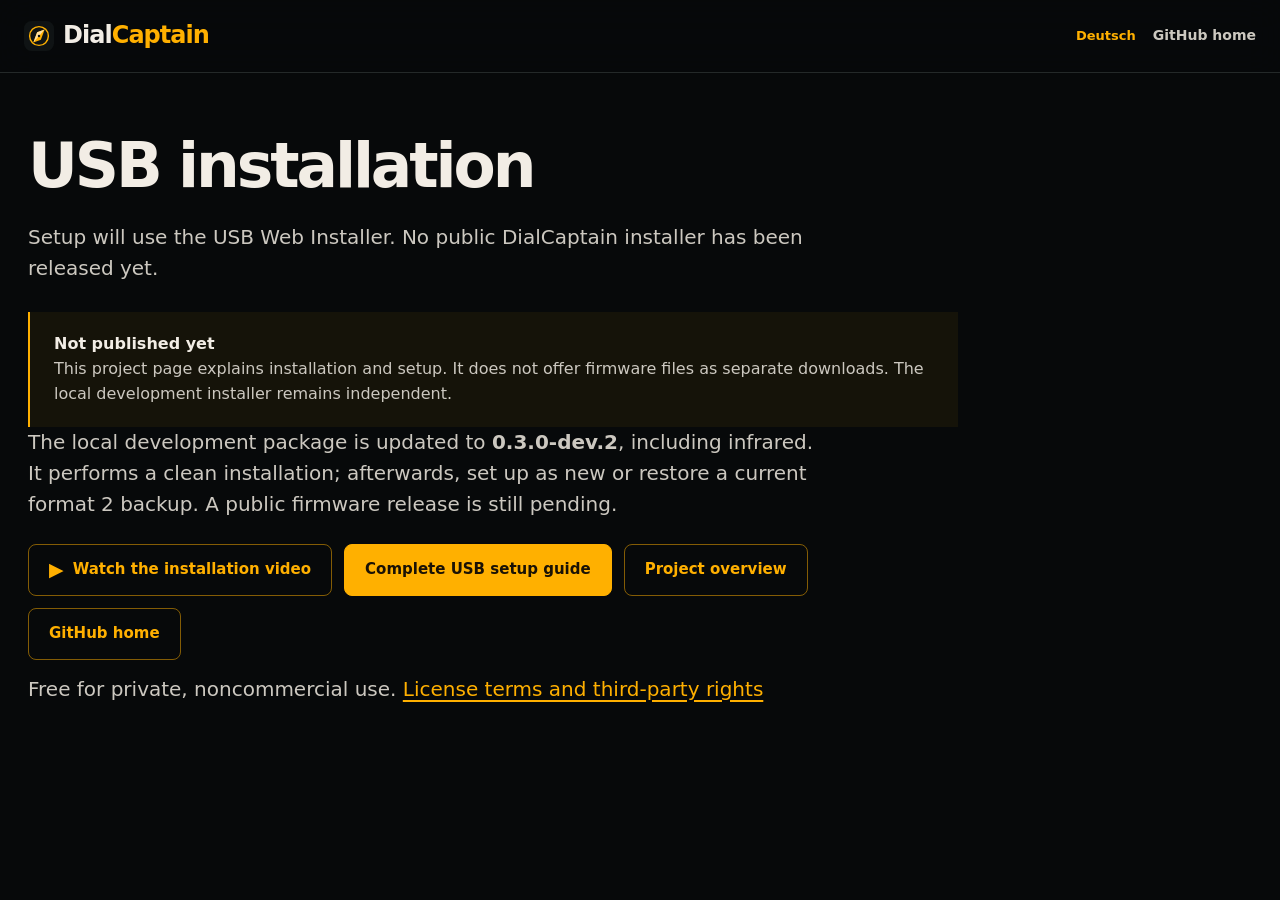
<file: docs/firmware/index.html>
<!doctype html>
<html lang="en"><head><meta charset="utf-8"><meta name="viewport" content="width=device-width,initial-scale=1"><meta name="color-scheme" content="dark"><meta name="robots" content="noindex,nofollow"><title>DialCaptain — USB installation</title><link rel="icon" href="../assets/favicon.svg"><link rel="stylesheet" href="../assets/foundation.css"><link rel="stylesheet" href="../assets/project.css?v=dc-0302"><script>if(new URLSearchParams(location.search).get("lang")==="de")location.replace("../de/firmware/");</script></head>
<body><header class="site-header"><div class="header-inner"><a class="brand" href="../"><img src="../assets/favicon.svg" width="30" height="30" alt=""><span>Dial<em>Captain</em></span></a><div></div><div class="header-actions"><a class="language-link" href="../de/firmware/" lang="de">Deutsch</a><a class="header-link" href="https://github.com/mermayer/DialCaptain">GitHub home</a></div></div></header>
<main class="page-width"><section class="guide-intro"><h1>USB installation</h1><p>Setup will use the USB Web Installer. No public DialCaptain installer has been released yet.</p><div class="notice"><strong>Not published yet</strong><p>This project page explains installation and setup. It does not offer firmware files as separate downloads. The local development installer remains independent.</p></div><p>The local development package is updated to <strong>0.3.0-dev.2</strong>, including infrared. It performs a clean installation; afterwards, set up as new or restore a current format 2 backup. A public firmware release is still pending.</p><div class="actions"><a class="button secondary video-guide-link" href="../video/dialcaptain-installation-en.html"><span aria-hidden="true">▶</span>Watch the installation video</a><a class="button primary" href="../guide/#usb">Complete USB setup guide</a><a class="button secondary" href="../">Project overview</a><a class="button secondary" href="https://github.com/mermayer/DialCaptain">GitHub home</a></div><p class="media-caption">Free for private, noncommercial use. <a class="inline-link" href="../license/">License terms and third-party rights</a></p></section></main></body></html>
</file>
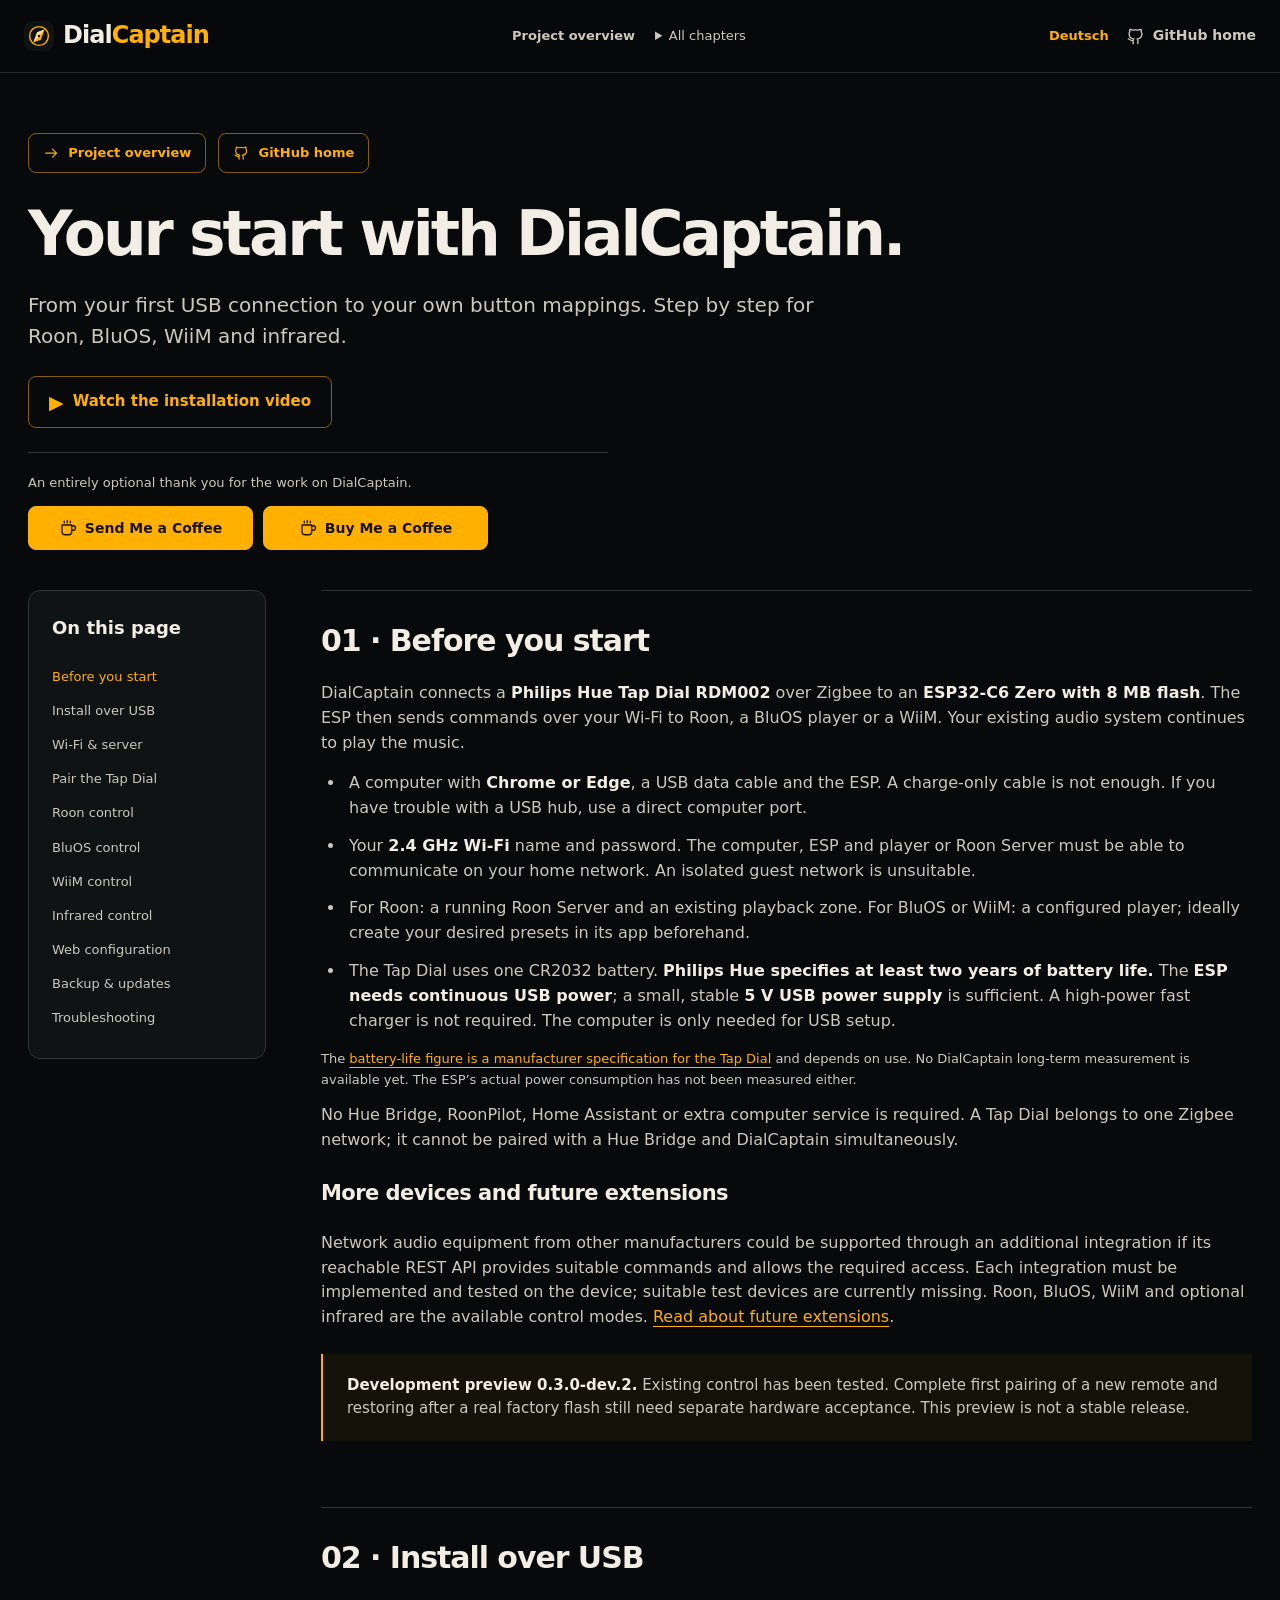
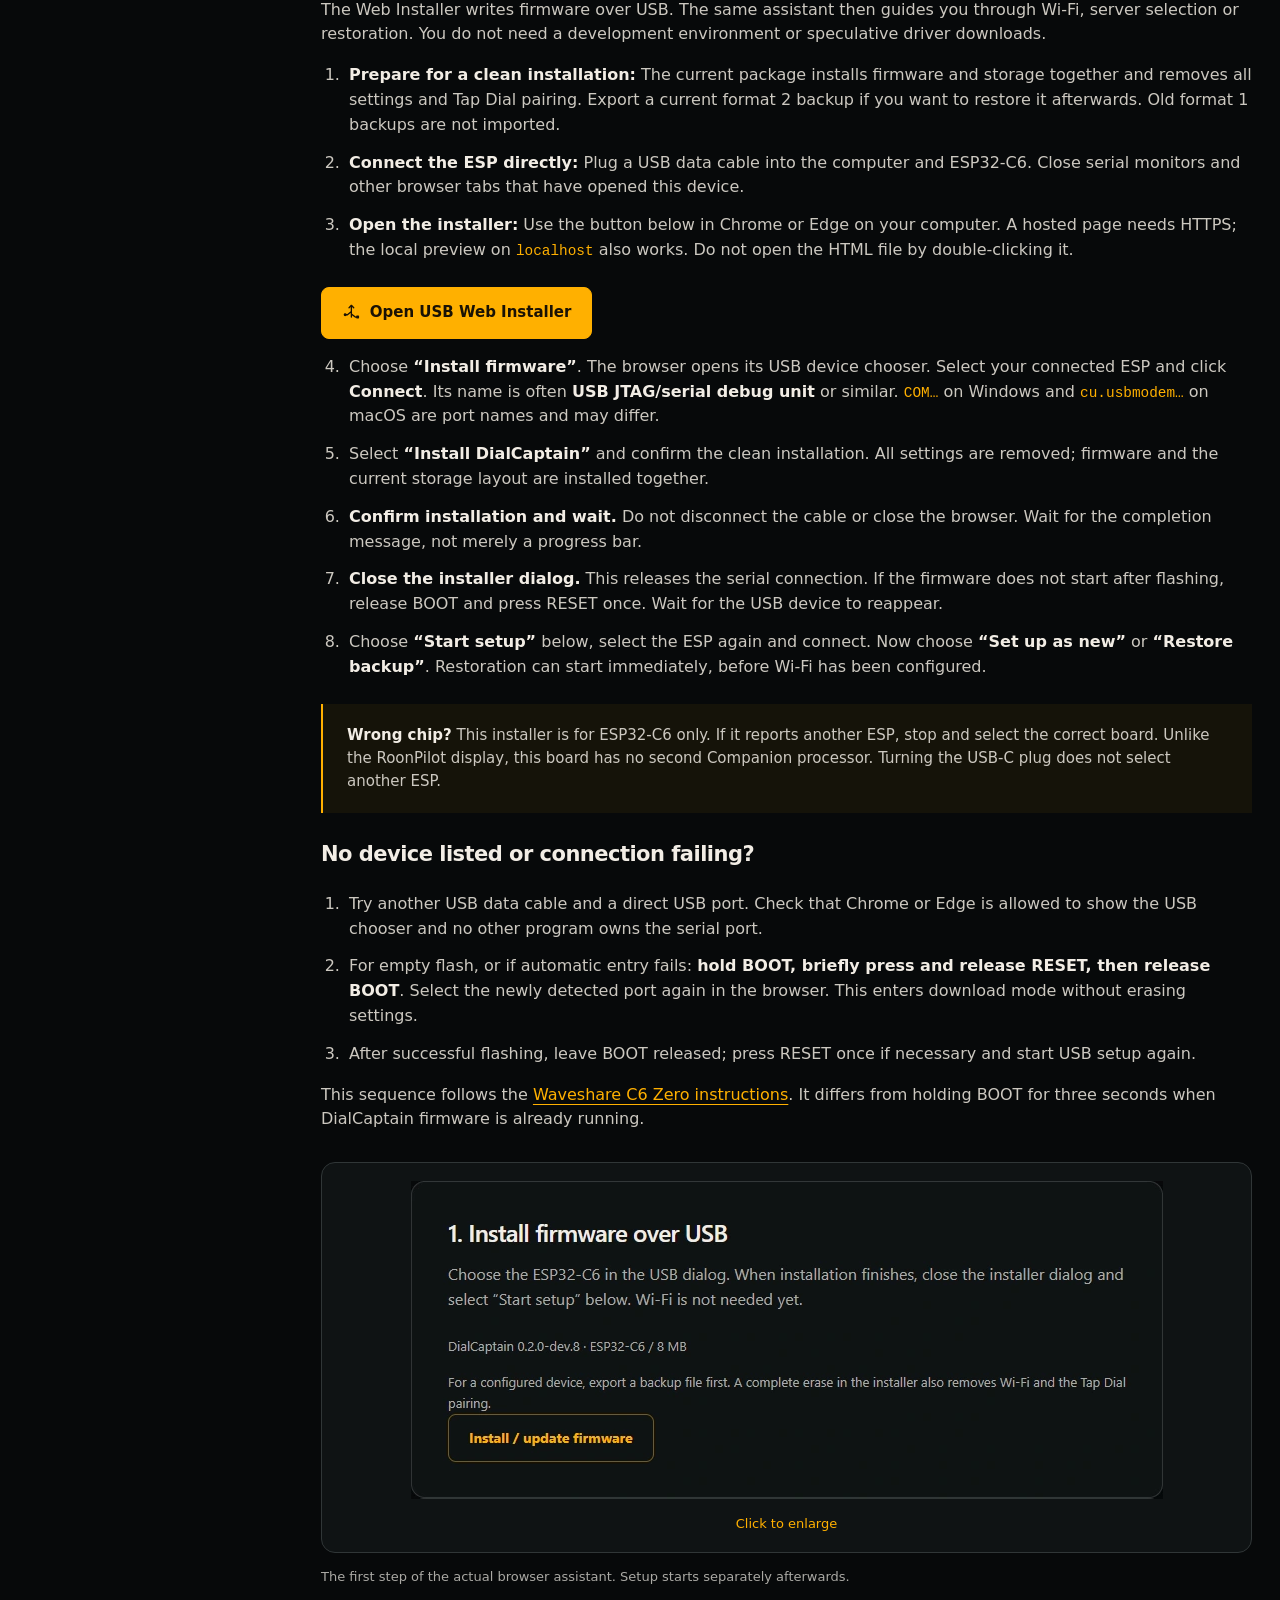
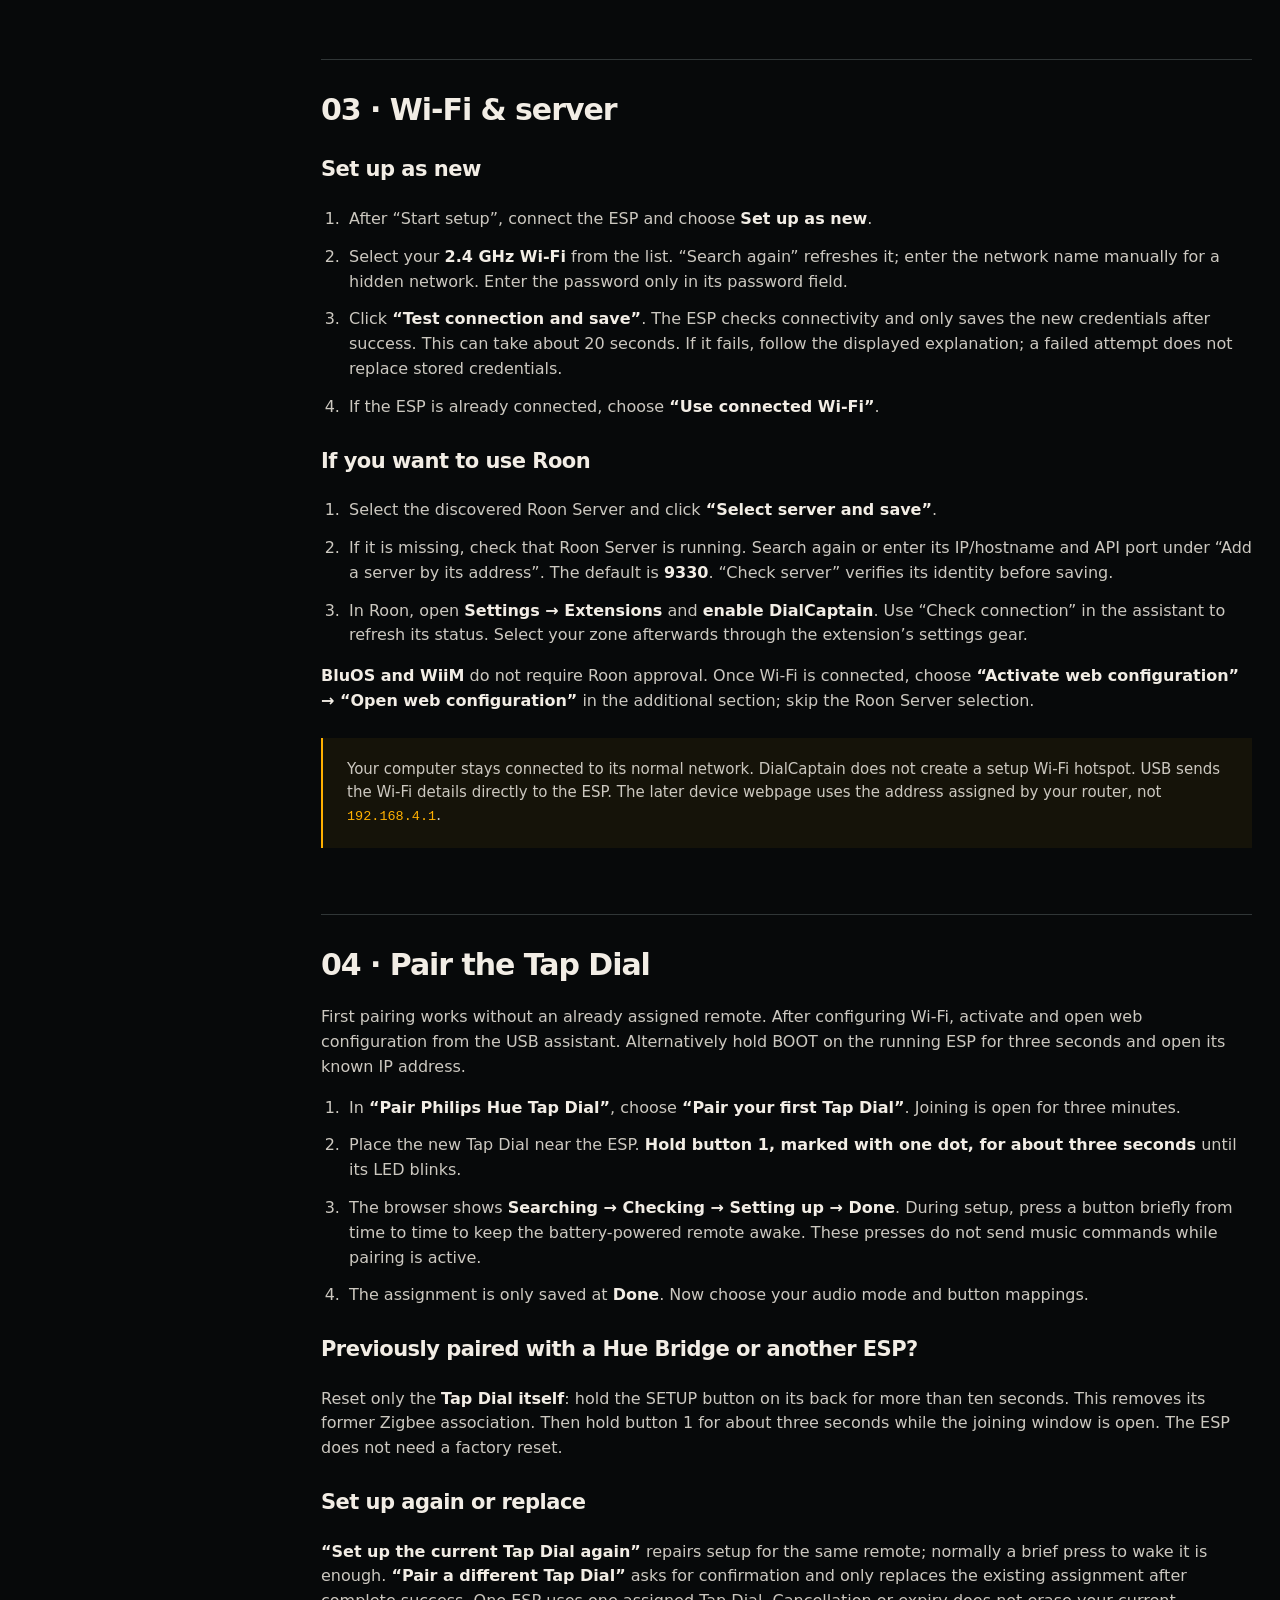
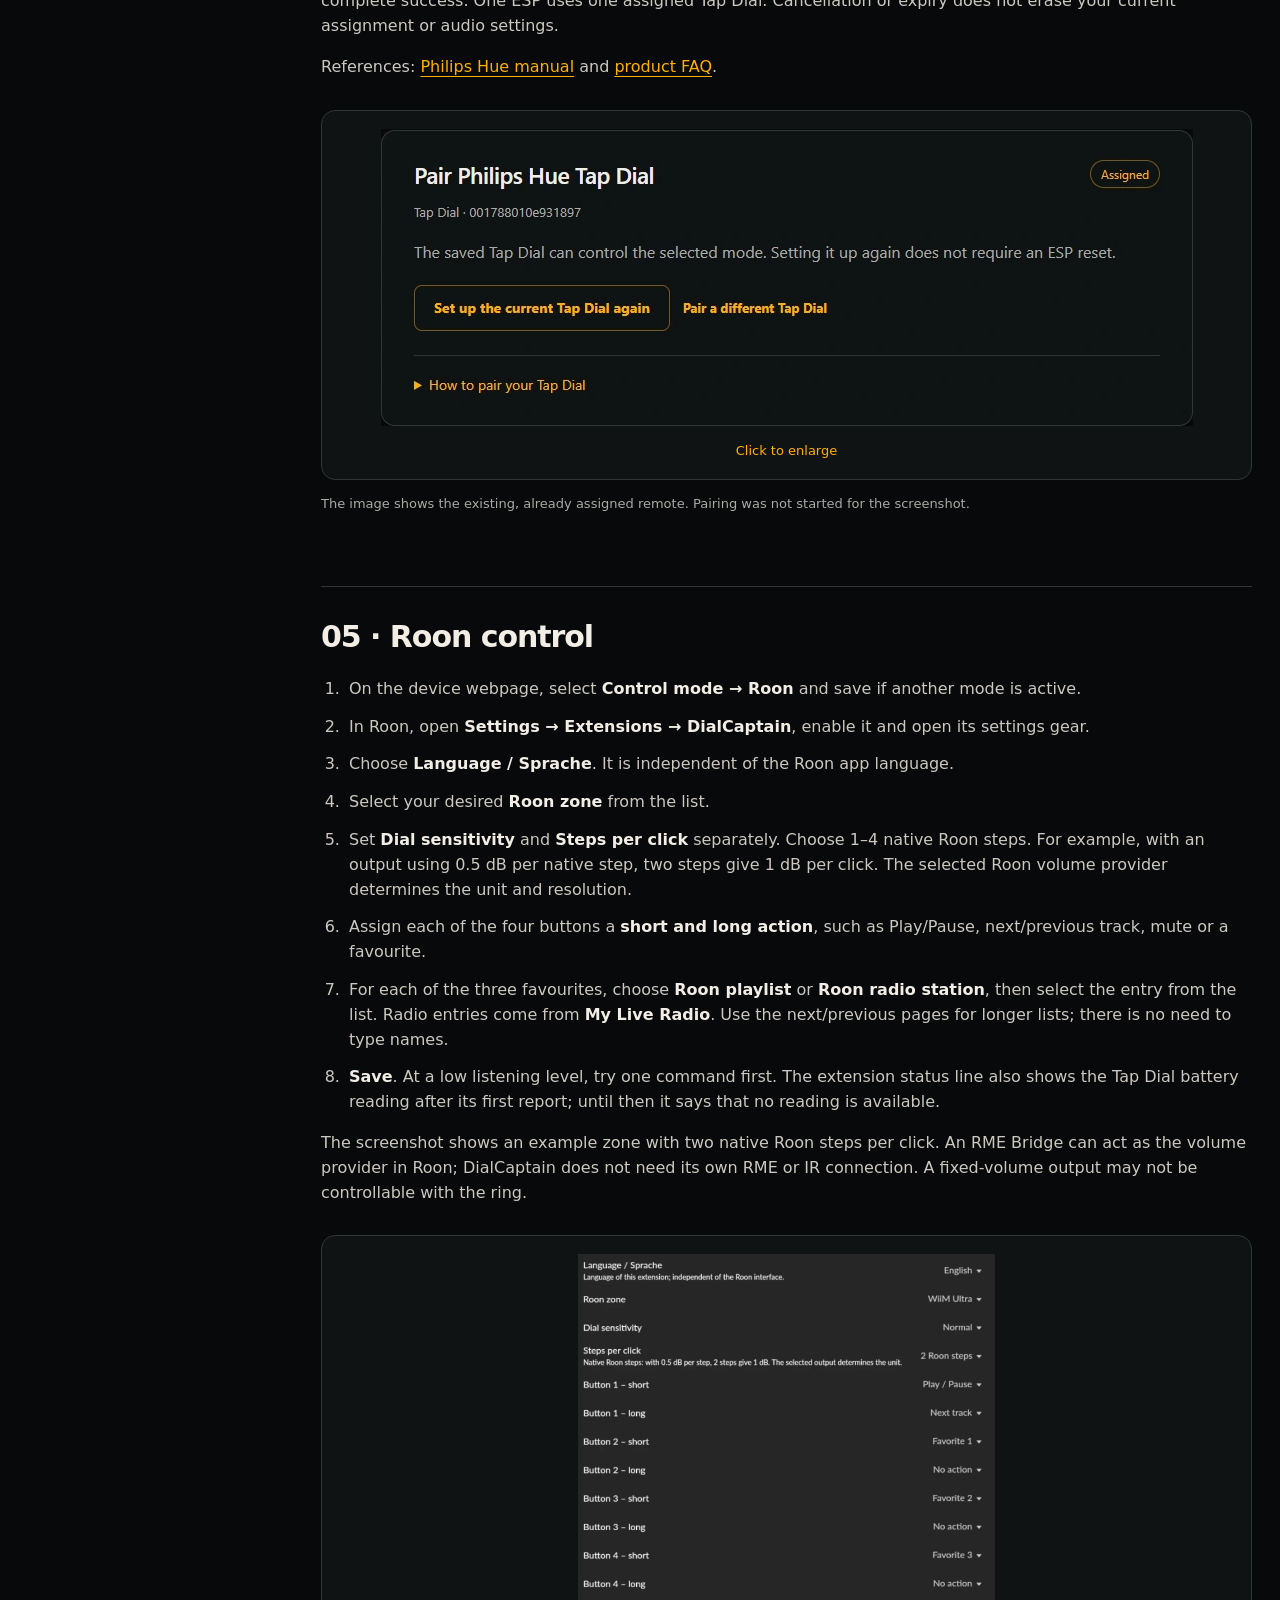
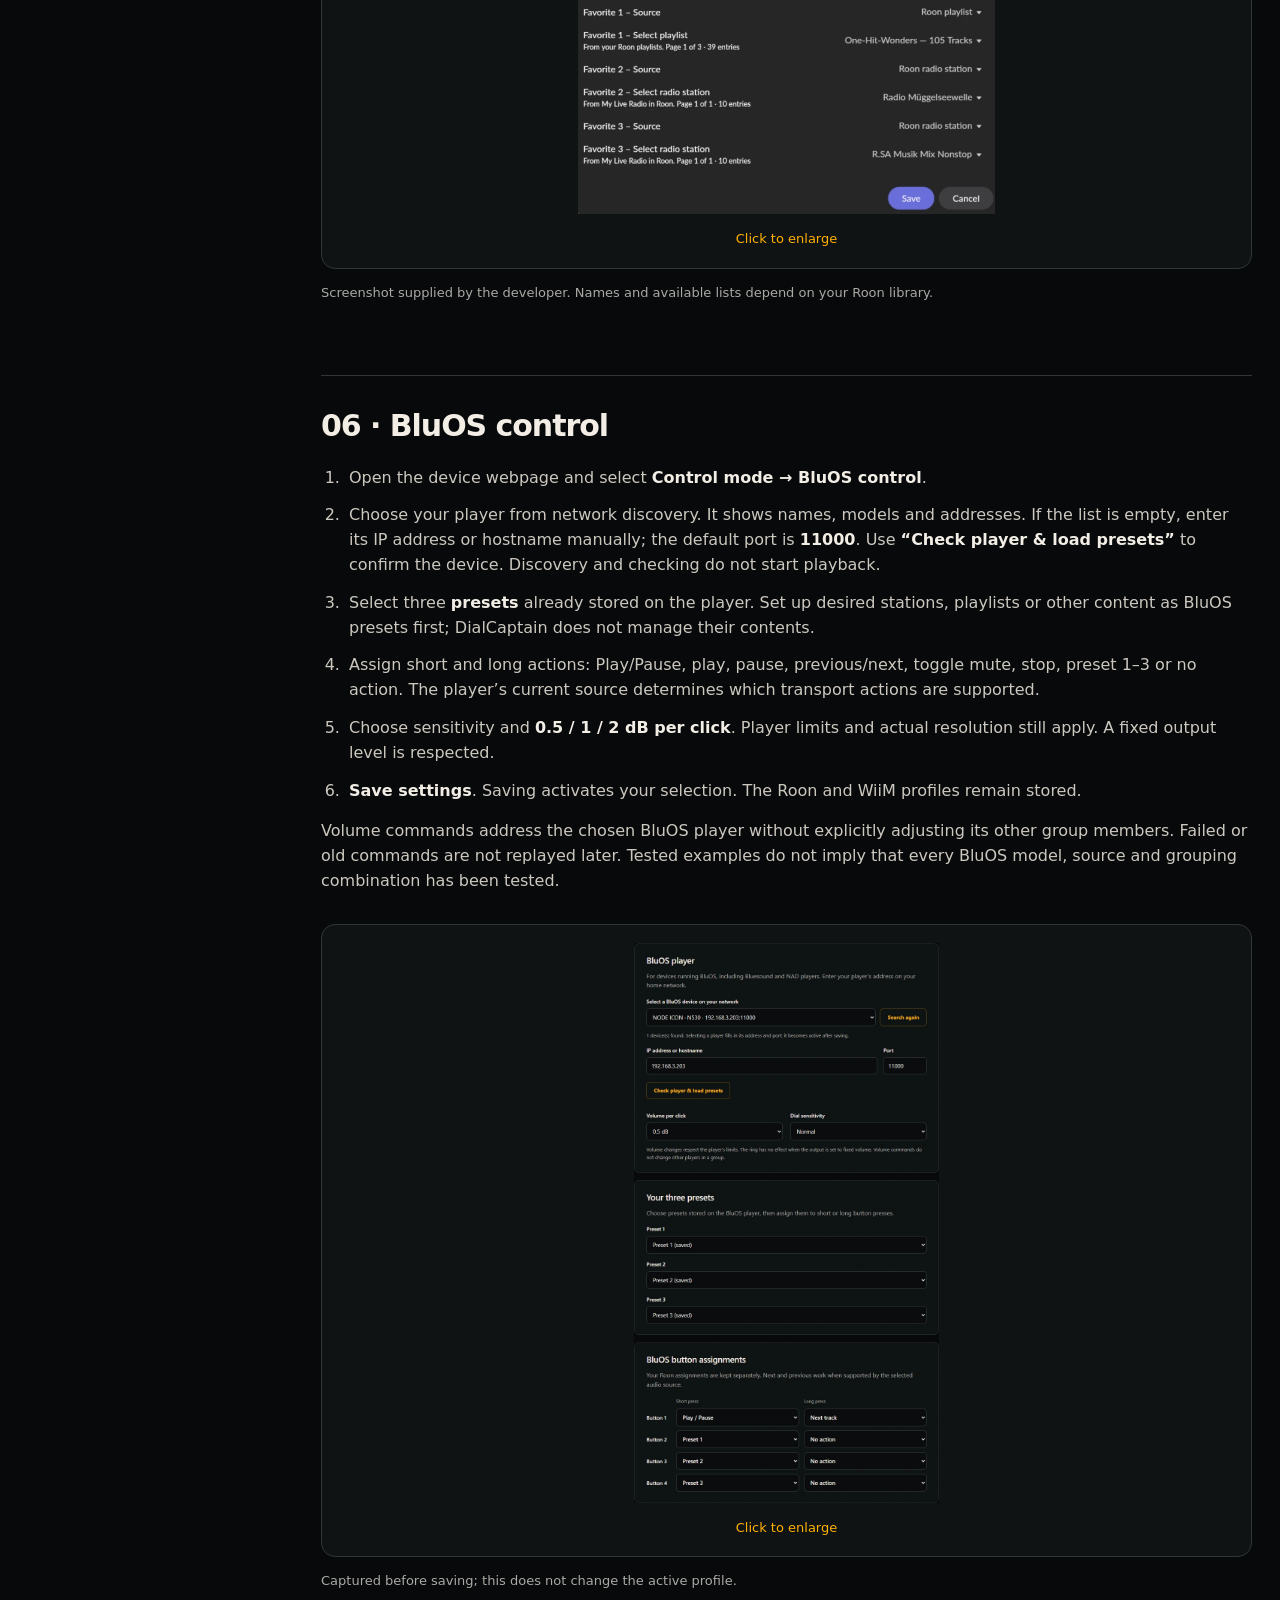
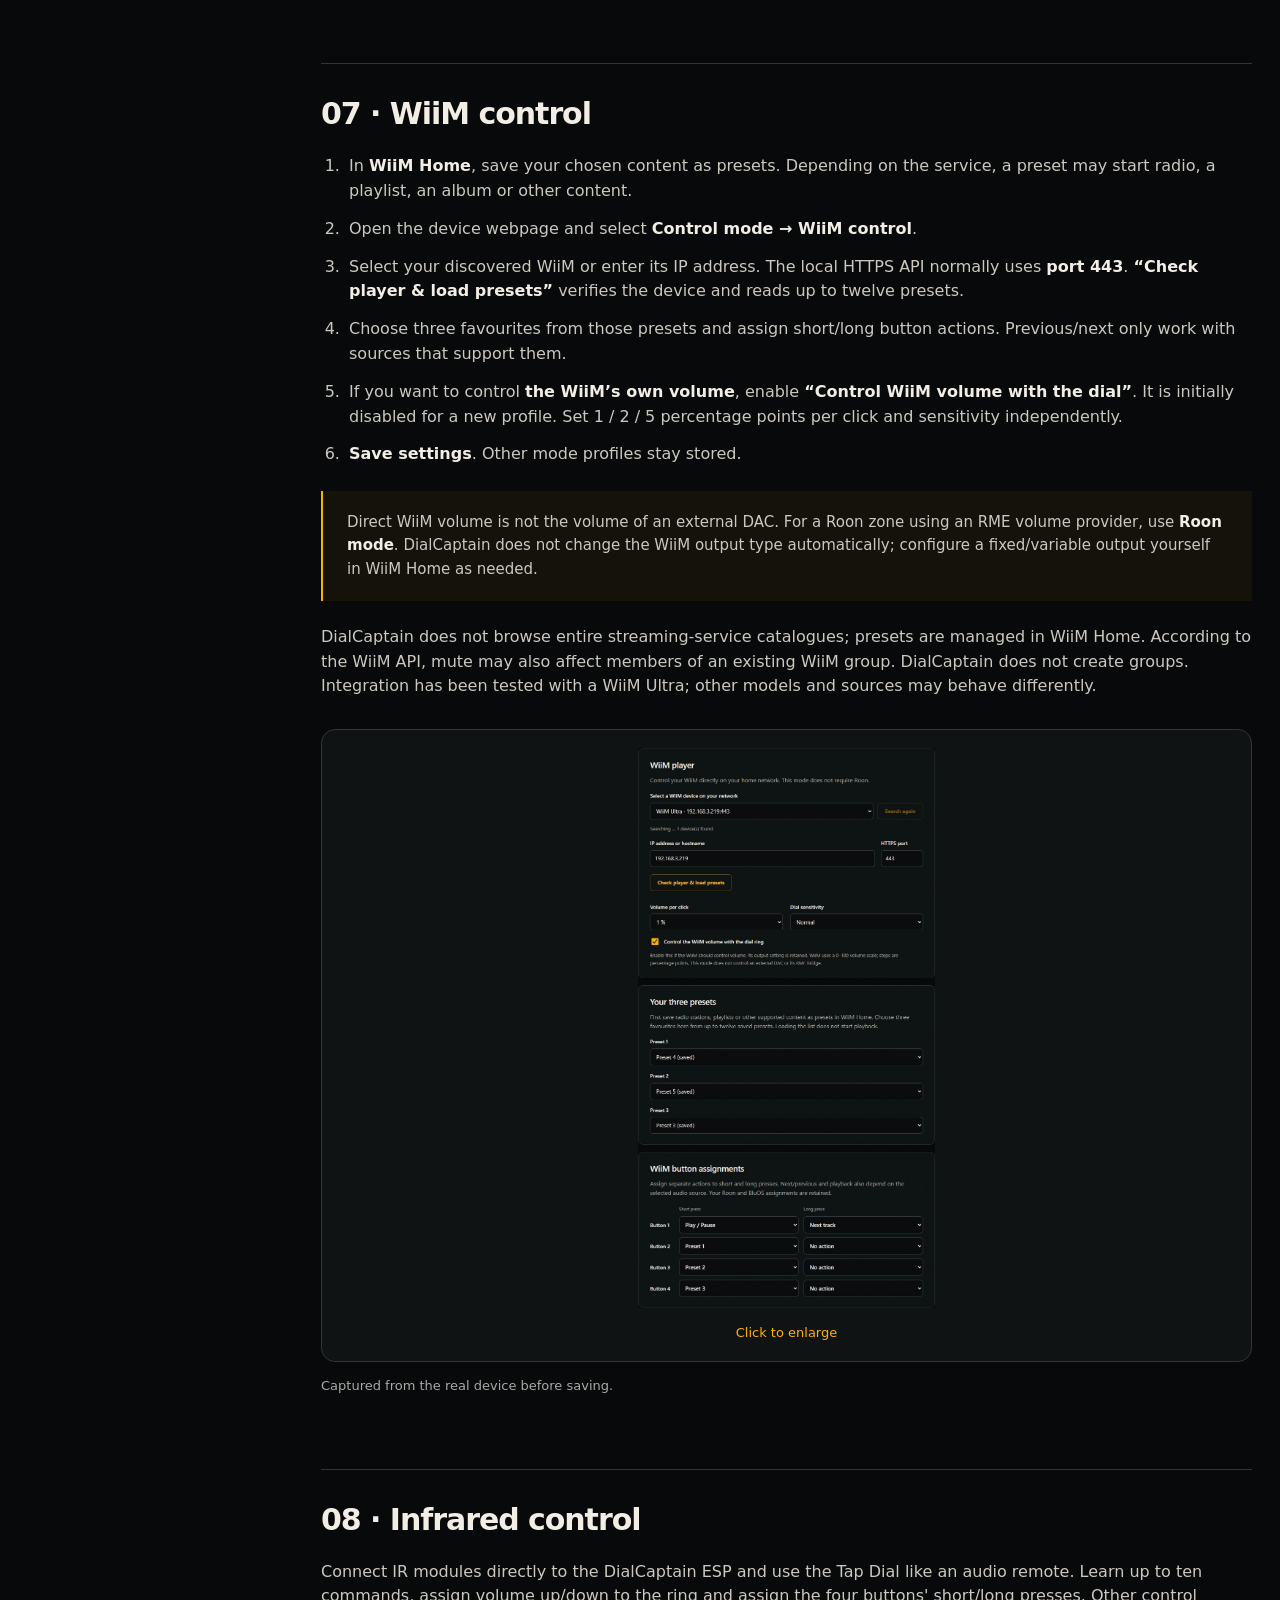
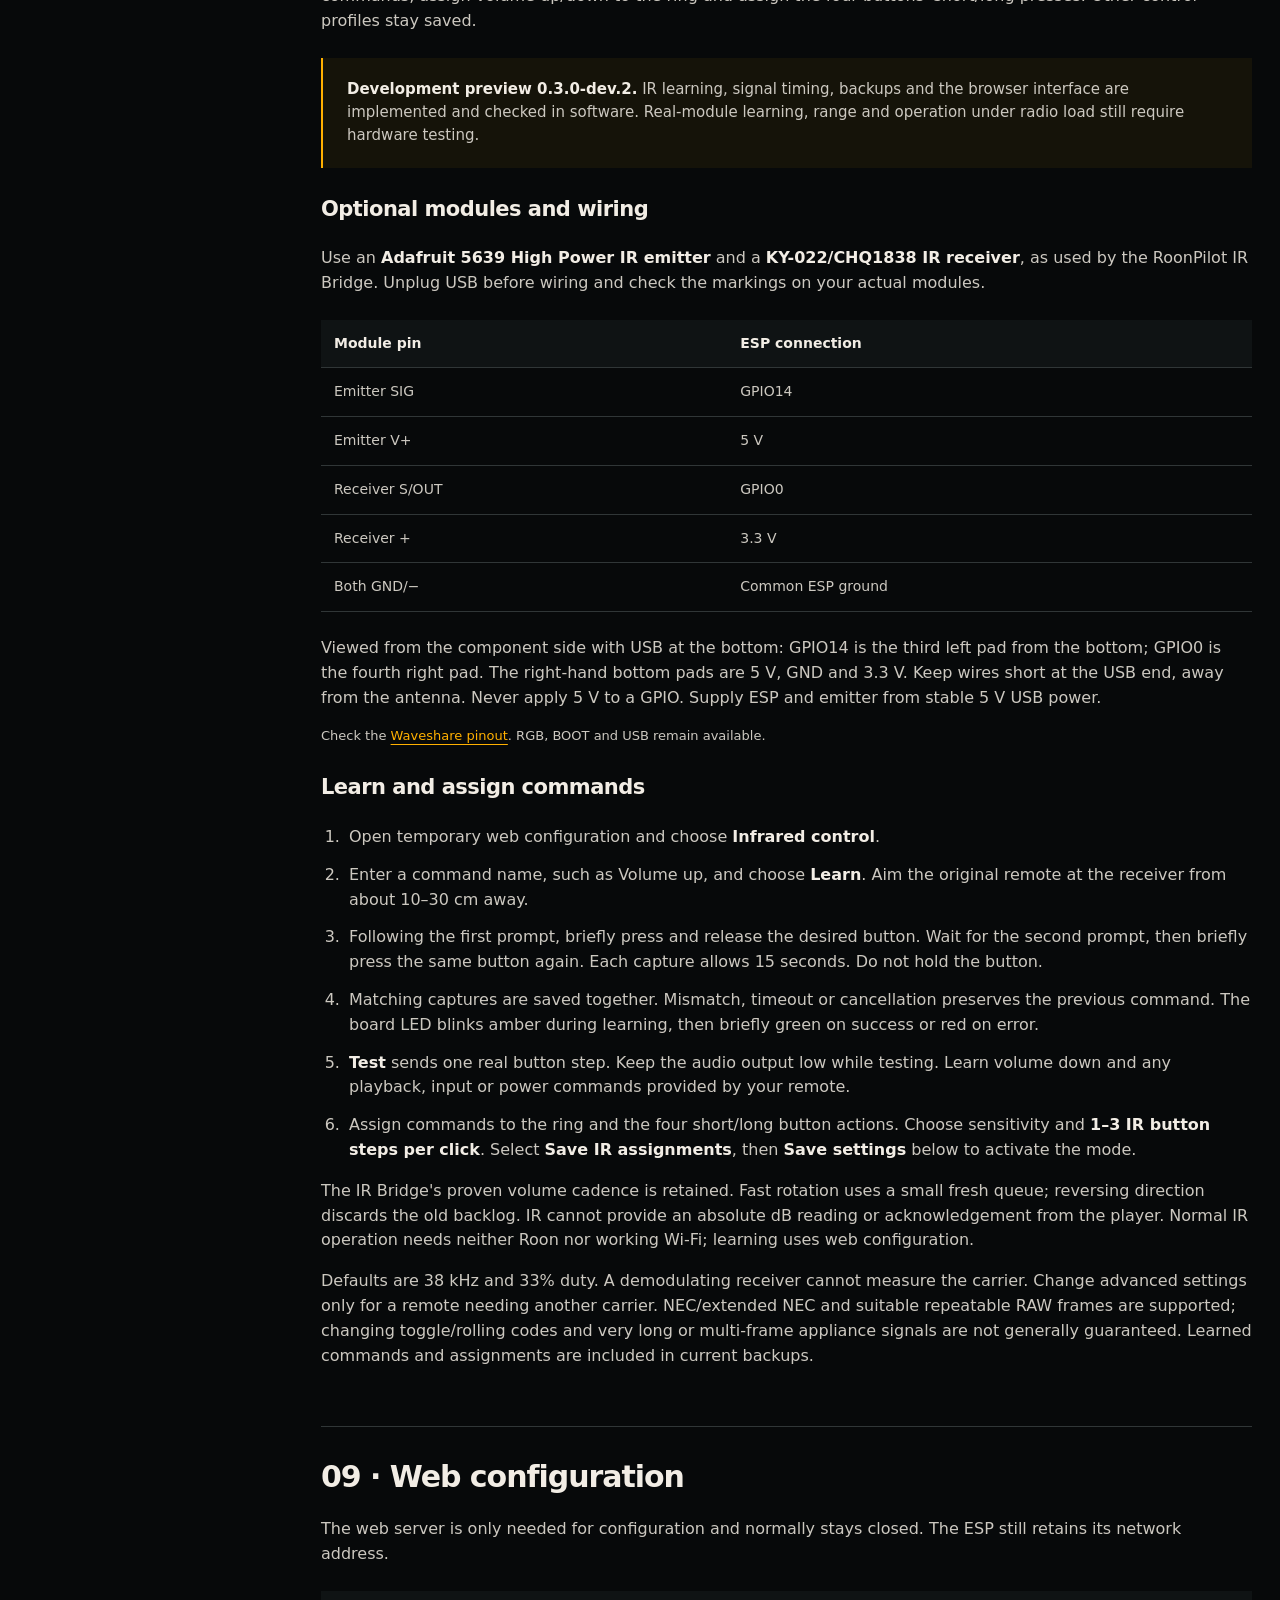
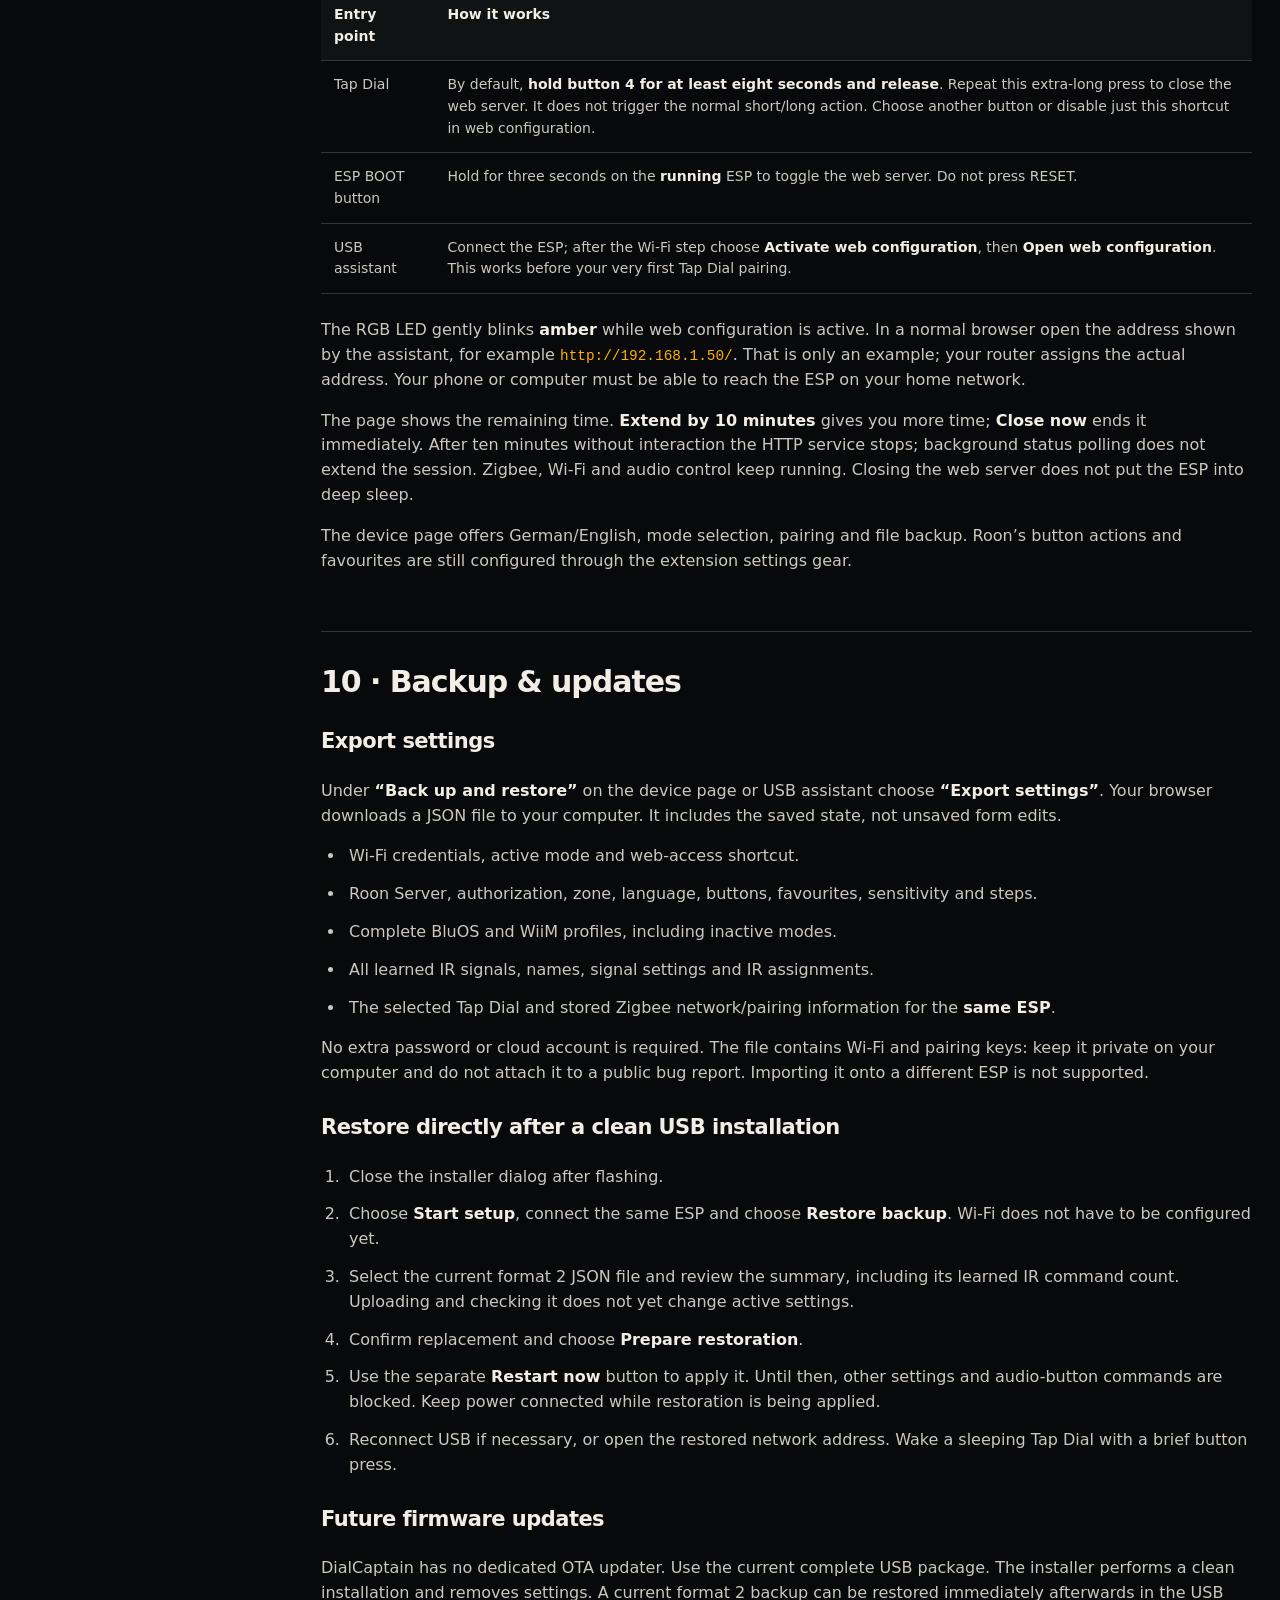
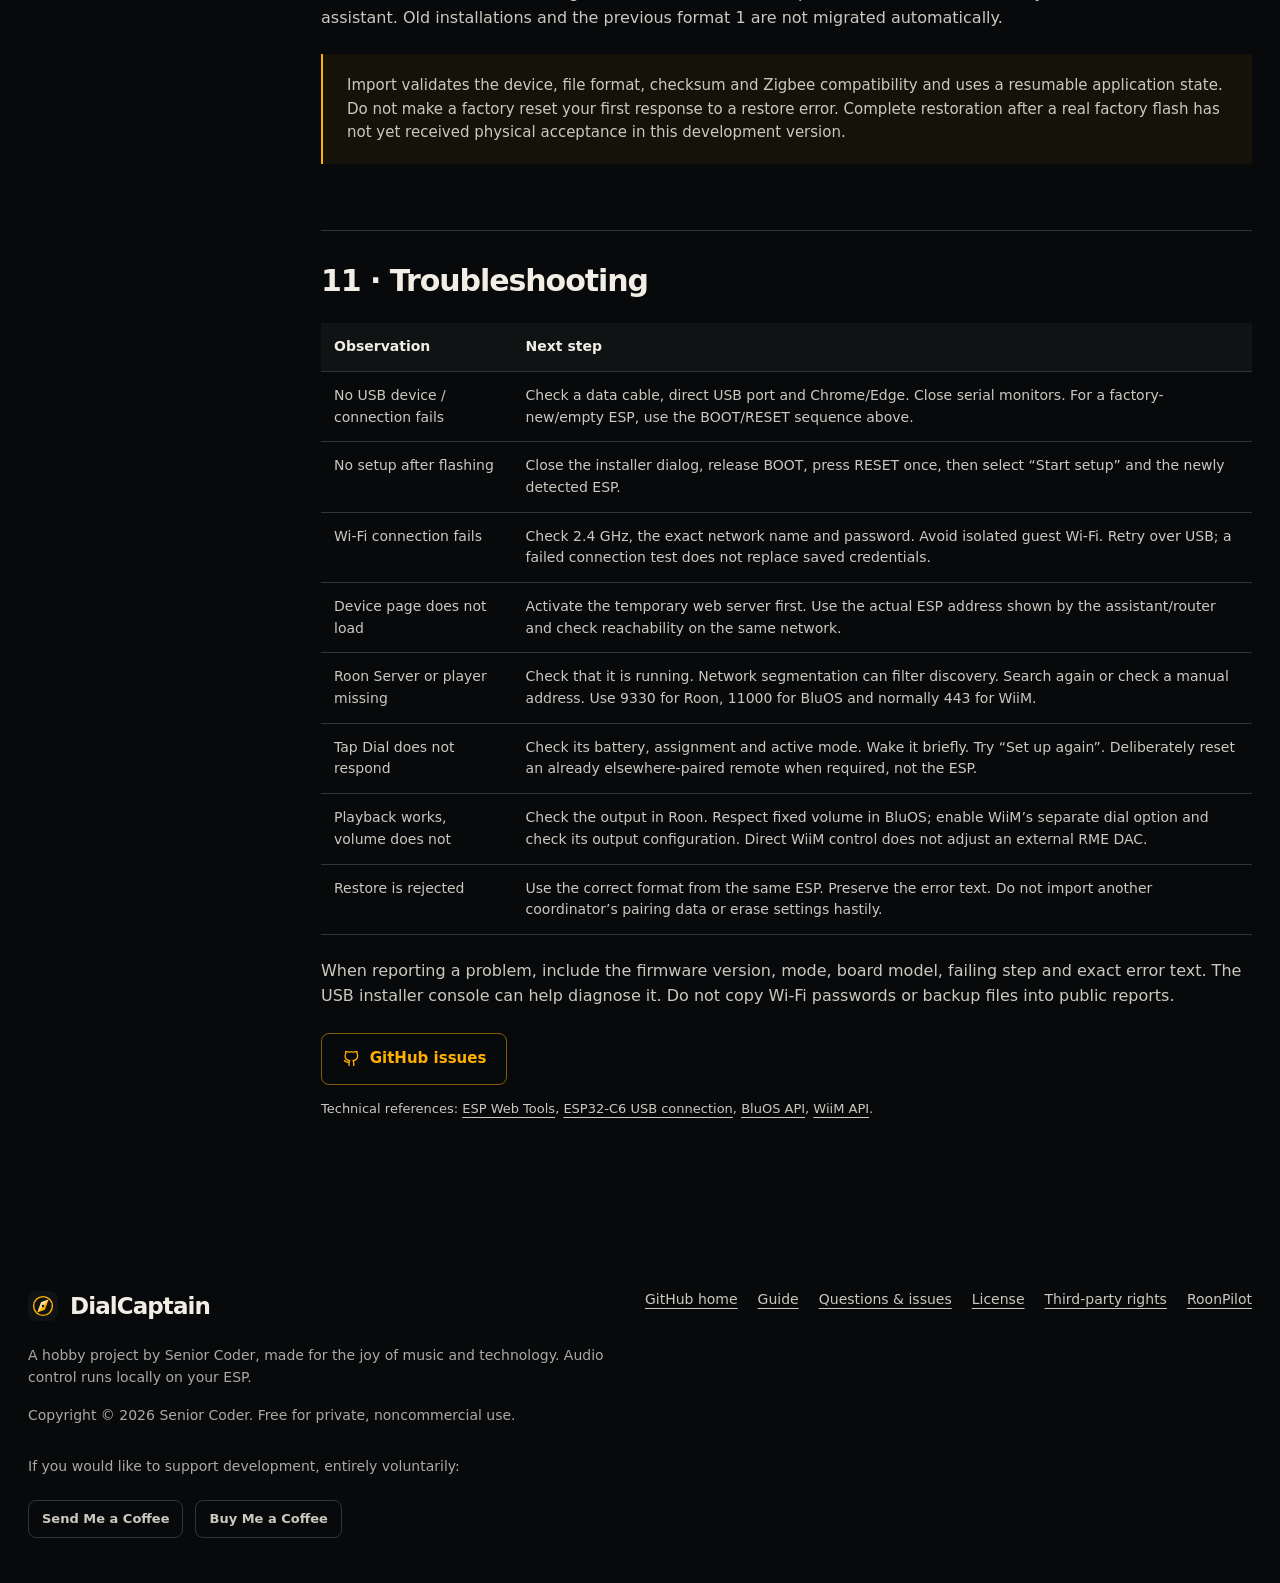
<file: docs/guide/index.html>
<!doctype html>
<html lang="en"><head><meta charset="utf-8"><meta name="viewport" content="width=device-width, initial-scale=1"><meta name="color-scheme" content="dark"><meta name="theme-color" content="#07090a"><meta name="robots" content="noindex,nofollow"><meta name="description" content="USB installation, Wi-Fi, first pairing, Roon, BluOS, WiiM, infrared and backup restoration."><title>DialCaptain — Complete setup guide</title><link rel="icon" href="../assets/favicon.svg"><link rel="stylesheet" href="../assets/foundation.css"><link rel="stylesheet" href="../assets/project.css?v=dc-0302"><script src="../assets/navigation.js" defer></script><script src="../assets/project.js" defer></script></head>
<body class="project-page guide-page"><a class="skip-link" href="#main">Skip to content</a><svg class="icon-sprite" aria-hidden="true"><symbol id="i-usb" viewBox="0 0 24 24"><path d="M12 3v15M9 6l3-3 3 3M12 11l-5 4H4M12 14l5 4h3"/><circle cx="4" cy="15" r="1"/><rect x="19" y="17" width="2" height="2"/></symbol><symbol id="i-book" viewBox="0 0 24 24"><path d="M12 5v16M12 5C8 2 4 3 3 4v15c3-1 6-1 9 2 3-3 6-3 9-2V4c-1-1-5-2-9 1Z"/></symbol><symbol id="i-arrow" viewBox="0 0 24 24"><path d="M4 12h16M14 6l6 6-6 6"/></symbol><symbol id="i-download" viewBox="0 0 24 24"><path d="M12 3v12M7 10l5 5 5-5M4 19v2h16v-2"/></symbol><symbol id="i-github" viewBox="0 0 24 24"><path d="M9 21v-4c-4 1-4-2-6-2M15 21v-4c0-1-.5-2-1-2 4-.5 6-2 6-6 0-1-.5-3-1-3 .5-1 .5-3 0-3-2 0-3 1-4 1-2-.5-4-.5-6 0-1 0-2-1-4-1-.5 0-.5 2 0 3-.5 0-1 2-1 3 0 4 2 5.5 6 6-.5 0-1 1-1 2"/></symbol></svg>
<header class="site-header">
<div class="header-inner"><a class="brand" href="../" aria-label="DialCaptain"><img src="../assets/favicon.svg" alt="" width="30" height="30"><span>Dial<em>Captain</em></span></a>
<nav aria-label="Main navigation"><a href="../">Project overview</a>
<details class="guide-chapters-menu">
<summary>All chapters</summary>
<div class="guide-chapters-list">
</div>
</details>
</nav>
<div class="header-actions"><a class="language-link" href="../de/guide/" lang="de">Deutsch</a><a class="header-link" href="https://github.com/mermayer/DialCaptain" aria-label="GitHub home"><svg aria-hidden="true"><use href="#i-github"></use></svg><span>GitHub home</span></a>
<details class="mobile-menu">
<summary>Menu</summary>
<div class="mobile-links"><a href="#ready">Before you start</a><a href="#usb">Install over USB</a><a href="#wifi">Wi-Fi & server</a><a href="#pair">Pair the Tap Dial</a><a href="#roon">Roon control</a><a href="#bluos">BluOS control</a><a href="#wiim">WiiM control</a><a href="#infrared">Infrared control</a><a href="#web">Web configuration</a><a href="#backup">Backup & updates</a><a href="#support">Troubleshooting</a>
</div>
</details>
</div>
</div>
</header>
<main id="main">
<div class="page-width">
<div class="guide-intro">
<div class="breadcrumbs"><a class="button secondary" href="../" ><svg aria-hidden="true"><use href="#i-arrow"></use></svg>Project overview</a><a class="button secondary" href="https://github.com/mermayer/DialCaptain" ><svg aria-hidden="true"><use href="#i-github"></use></svg>GitHub home</a>
</div>
<h1>Your start with DialCaptain.</h1>
<p>From your first USB connection to your own button mappings. Step by step for Roon, BluOS, WiiM and infrared.</p>
<div class="actions"><a class="button secondary video-guide-link" href="../video/dialcaptain-installation-en.html"><span aria-hidden="true">▶</span>Watch the installation video</a></div>
<aside class="project-support" aria-label="Support DialCaptain"><p>An entirely optional thank you for the work on DialCaptain.</p><div class="support-links support-links-prominent"><a class="button" href="https://buy.stripe.com/6oU3cw0eV0hC5nbdlX2Fa00"><svg aria-hidden="true" viewBox="0 0 24 24"><path d="M4 8h13v9a4 4 0 0 1-4 4H8a4 4 0 0 1-4-4ZM17 9h2a3 3 0 0 1 0 6h-2M7 3v2m4-3v3m4-2v2"/></svg>Send Me a Coffee</a><a class="button" href="https://buymeacoffee.com/mermayer"><svg aria-hidden="true" viewBox="0 0 24 24"><path d="M4 8h13v9a4 4 0 0 1-4 4H8a4 4 0 0 1-4-4ZM17 9h2a3 3 0 0 1 0 6h-2M7 3v2m4-3v3m4-2v2"/></svg>Buy Me a Coffee</a></div></aside>
</div>
<div class="guide-layout">
<aside class="guide-nav" aria-label="Table of contents">
<h2>On this page</h2><a href="#ready">Before you start</a><a href="#usb">Install over USB</a><a href="#wifi">Wi-Fi & server</a><a href="#pair">Pair the Tap Dial</a><a href="#roon">Roon control</a><a href="#bluos">BluOS control</a><a href="#wiim">WiiM control</a><a href="#infrared">Infrared control</a><a href="#web">Web configuration</a><a href="#backup">Backup & updates</a><a href="#support">Troubleshooting</a>
</aside>
<article class="guide-article">
<section id="ready">
<h2>01 · Before you start</h2>
<p>DialCaptain connects a <strong>Philips Hue Tap Dial RDM002</strong> over Zigbee to an <strong>ESP32-C6 Zero with 8 MB flash</strong>. The ESP then sends commands over your Wi-Fi to Roon, a BluOS player or a WiiM. Your existing audio system continues to play the music.</p>
<ul>
<li>A computer with <strong>Chrome or Edge</strong>, a USB data cable and the ESP. A charge-only cable is not enough. If you have trouble with a USB hub, use a direct computer port.</li>
<li>Your <strong>2.4 GHz Wi-Fi</strong> name and password. The computer, ESP and player or Roon Server must be able to communicate on your home network. An isolated guest network is unsuitable.</li>
<li>For Roon: a running Roon Server and an existing playback zone. For BluOS or WiiM: a configured player; ideally create your desired presets in its app beforehand.</li>
<li>The Tap Dial uses one CR2032 battery. <strong>Philips Hue specifies at least two years of battery life.</strong> The <strong>ESP needs continuous USB power</strong>; a small, stable <strong>5 V USB power supply</strong> is sufficient. A high-power fast charger is not required. The computer is only needed for USB setup.</li>
</ul>
<p class="media-caption">The <a class="inline-link" href="https://www.philips-hue.com/en-gb/p/hue-tap-dial-switch/8719514440999">battery-life figure is a manufacturer specification for the Tap Dial</a> and depends on use. No DialCaptain long-term measurement is available yet. The ESP’s actual power consumption has not been measured either.</p>
<p>No Hue Bridge, RoonPilot, Home Assistant or extra computer service is required. A Tap Dial belongs to one Zigbee network; it cannot be paired with a Hue Bridge and DialCaptain simultaneously.</p>
<h3>More devices and future extensions</h3><p>Network audio equipment from other manufacturers could be supported through an additional integration if its reachable REST API provides suitable commands and allows the required access. Each integration must be implemented and tested on the device; suitable test devices are currently missing. Roon, BluOS, WiiM and optional infrared are the available control modes. <a class="inline-link" href="../#future-integrations">Read about future extensions</a>.</p>
<div class="notice"><strong>Development preview 0.3.0-dev.2.</strong> Existing control has been tested. Complete first pairing of a new remote and restoring after a real factory flash still need separate hardware acceptance. This preview is not a stable release.</div>
</section>
<section id="usb">
<h2>02 · Install over USB</h2>
<p>The Web Installer writes firmware over USB. The same assistant then guides you through Wi-Fi, server selection or restoration. You do not need a development environment or speculative driver downloads.</p>
<ol>
<li><strong>Prepare for a clean installation:</strong> The current package installs firmware and storage together and removes all settings and Tap Dial pairing. Export a current format 2 backup if you want to restore it afterwards. Old format 1 backups are not imported.</li>
<li><strong>Connect the ESP directly:</strong> Plug a USB data cable into the computer and ESP32-C6. Close serial monitors and other browser tabs that have opened this device.</li>
<li><strong>Open the installer:</strong> Use the button below in Chrome or Edge on your computer. A hosted page needs HTTPS; the local preview on <code>localhost</code> also works. Do not open the HTML file by double-clicking it.</li>
</ol>
<div class="actions"><a class="button primary" href="../firmware/?lang=en" ><svg aria-hidden="true"><use href="#i-usb"></use></svg>Open USB Web Installer</a>
</div>
<ol start="4">
<li>Choose <strong>“Install firmware”</strong>. The browser opens its USB device chooser. Select your connected ESP and click <strong>Connect</strong>. Its name is often <strong>USB JTAG/serial debug unit</strong> or similar. <code>COM…</code> on Windows and <code>cu.usbmodem…</code> on macOS are port names and may differ.</li>
<li>Select <strong>“Install DialCaptain”</strong> and confirm the clean installation. All settings are removed; firmware and the current storage layout are installed together.</li>
<li><strong>Confirm installation and wait.</strong> Do not disconnect the cable or close the browser. Wait for the completion message, not merely a progress bar.</li>
<li><strong>Close the installer dialog.</strong> This releases the serial connection. If the firmware does not start after flashing, release BOOT and press RESET once. Wait for the USB device to reappear.</li>
<li>Choose <strong>“Start setup”</strong> below, select the ESP again and connect. Now choose <strong>“Set up as new”</strong> or <strong>“Restore backup”</strong>. Restoration can start immediately, before Wi-Fi has been configured.</li>
</ol>
<div class="notice"><strong>Wrong chip?</strong> This installer is for ESP32-C6 only. If it reports another ESP, stop and select the correct board. Unlike the RoonPilot display, this board has no second Companion processor. Turning the USB-C plug does not select another ESP.</div>
<h3>No device listed or connection failing?</h3>
<ol>
<li>Try another USB data cable and a direct USB port. Check that Chrome or Edge is allowed to show the USB chooser and no other program owns the serial port.</li>
<li>For empty flash, or if automatic entry fails: <strong>hold BOOT, briefly press and release RESET, then release BOOT</strong>. Select the newly detected port again in the browser. This enters download mode without erasing settings.</li>
<li>After successful flashing, leave BOOT released; press RESET once if necessary and start USB setup again.</li>
</ol>
<p>This sequence follows the <a class="inline-link" href="https://docs.waveshare.com/ESP32-C6-Zero/FAQ">Waveshare C6 Zero instructions</a>. It differs from holding BOOT for three seconds when DialCaptain firmware is already running.</p>
<figure><button class="media-button" type="button" data-enlarge><img src="../assets/usb-installer-en.webp" alt="USB Web Installer: install firmware" loading="lazy" width="752" height="318"><span>Click to enlarge</span></button>
<figcaption class=media-caption>The first step of the actual browser assistant. Setup starts separately afterwards.</figcaption>
</figure>
</section>
<section id="wifi">
<h2>03 · Wi-Fi & server</h2>
<h3>Set up as new</h3>
<ol>
<li>After “Start setup”, connect the ESP and choose <strong>Set up as new</strong>.</li>
<li>Select your <strong>2.4 GHz Wi-Fi</strong> from the list. “Search again” refreshes it; enter the network name manually for a hidden network. Enter the password only in its password field.</li>
<li>Click <strong>“Test connection and save”</strong>. The ESP checks connectivity and only saves the new credentials after success. This can take about 20 seconds. If it fails, follow the displayed explanation; a failed attempt does not replace stored credentials.</li>
<li>If the ESP is already connected, choose <strong>“Use connected Wi-Fi”</strong>.</li>
</ol>
<h3>If you want to use Roon</h3>
<ol>
<li>Select the discovered Roon Server and click <strong>“Select server and save”</strong>.</li>
<li>If it is missing, check that Roon Server is running. Search again or enter its IP/hostname and API port under “Add a server by its address”. The default is <strong>9330</strong>. “Check server” verifies its identity before saving.</li>
<li>In Roon, open <strong>Settings → Extensions</strong> and <strong>enable DialCaptain</strong>. Use “Check connection” in the assistant to refresh its status. Select your zone afterwards through the extension’s settings gear.</li>
</ol>
<p><strong>BluOS and WiiM</strong> do not require Roon approval. Once Wi-Fi is connected, choose <strong>“Activate web configuration” → “Open web configuration”</strong> in the additional section; skip the Roon Server selection.</p>
<div class="notice">Your computer stays connected to its normal network. DialCaptain does not create a setup Wi-Fi hotspot. USB sends the Wi-Fi details directly to the ESP. The later device webpage uses the address assigned by your router, not <code>192.168.4.1</code>.</div>
</section>
<section id="pair">
<h2>04 · Pair the Tap Dial</h2>
<p>First pairing works without an already assigned remote. After configuring Wi-Fi, activate and open web configuration from the USB assistant. Alternatively hold BOOT on the running ESP for three seconds and open its known IP address.</p>
<ol>
<li>In <strong>“Pair Philips Hue Tap Dial”</strong>, choose <strong>“Pair your first Tap Dial”</strong>. Joining is open for three minutes.</li>
<li>Place the new Tap Dial near the ESP. <strong>Hold button 1, marked with one dot, for about three seconds</strong> until its LED blinks.</li>
<li>The browser shows <strong>Searching → Checking → Setting up → Done</strong>. During setup, press a button briefly from time to time to keep the battery-powered remote awake. These presses do not send music commands while pairing is active.</li>
<li>The assignment is only saved at <strong>Done</strong>. Now choose your audio mode and button mappings.</li>
</ol>
<h3>Previously paired with a Hue Bridge or another ESP?</h3>
<p>Reset only the <strong>Tap Dial itself</strong>: hold the SETUP button on its back for more than ten seconds. This removes its former Zigbee association. Then hold button 1 for about three seconds while the joining window is open. The ESP does not need a factory reset.</p>
<h3>Set up again or replace</h3>
<p><strong>“Set up the current Tap Dial again”</strong> repairs setup for the same remote; normally a brief press to wake it is enough. <strong>“Pair a different Tap Dial”</strong> asks for confirmation and only replaces the existing assignment after complete success. One ESP uses one assigned Tap Dial. Cancellation or expiry does not erase your current assignment or audio settings.</p>
<p>References: <a class="inline-link" href="https://www.assets.signify.com/is/content/PhilipsLighting/8719514440999">Philips Hue manual</a> and <a class="inline-link" href="https://www.philips-hue.com/en-gb/p/hue-tap-dial-switch/8719514440999">product FAQ</a>.</p>
<figure><button class="media-button" type="button" data-enlarge><img src="../assets/pairing-en.webp" alt="Tap Dial pairing section on the connected DialCaptain" loading="lazy" width="812" height="297"><span>Click to enlarge</span></button>
<figcaption class=media-caption>The image shows the existing, already assigned remote. Pairing was not started for the screenshot.</figcaption>
</figure>
</section>
<section id="roon">
<h2>05 · Roon control</h2>
<ol>
<li>On the device webpage, select <strong>Control mode → Roon</strong> and save if another mode is active.</li>
<li>In Roon, open <strong>Settings → Extensions → DialCaptain</strong>, enable it and open its settings gear.</li>
<li>Choose <strong>Language / Sprache</strong>. It is independent of the Roon app language.</li>
<li>Select your desired <strong>Roon zone</strong> from the list.</li>
<li>Set <strong>Dial sensitivity</strong> and <strong>Steps per click</strong> separately. Choose 1–4 native Roon steps. For example, with an output using 0.5 dB per native step, two steps give 1 dB per click. The selected Roon volume provider determines the unit and resolution.</li>
<li>Assign each of the four buttons a <strong>short and long action</strong>, such as Play/Pause, next/previous track, mute or a favourite.</li>
<li>For each of the three favourites, choose <strong>Roon playlist</strong> or <strong>Roon radio station</strong>, then select the entry from the list. Radio entries come from <strong>My Live Radio</strong>. Use the next/previous pages for longer lists; there is no need to type names.</li>
<li><strong>Save</strong>. At a low listening level, try one command first. The extension status line also shows the Tap Dial battery reading after its first report; until then it says that no reading is available.</li>
</ol>
<p>The screenshot shows an example zone with two native Roon steps per click. An RME Bridge can act as the volume provider in Roon; DialCaptain does not need its own RME or IR connection. A fixed-volume output may not be controllable with the ring.</p>
<figure><button class="media-button" type="button" data-enlarge><img src="../assets/roon-settings.webp" alt="Roon extension: zone, dial, buttons and favourites" loading="lazy" width="745" height="1000"><span>Click to enlarge</span></button>
<figcaption class=media-caption>Screenshot supplied by the developer. Names and available lists depend on your Roon library.</figcaption>
</figure>
</section>
<section id="bluos">
<h2>06 · BluOS control</h2>
<ol>
<li>Open the device webpage and select <strong>Control mode → BluOS control</strong>.</li>
<li>Choose your player from network discovery. It shows names, models and addresses. If the list is empty, enter its IP address or hostname manually; the default port is <strong>11000</strong>. Use <strong>“Check player & load presets”</strong> to confirm the device. Discovery and checking do not start playback.</li>
<li>Select three <strong>presets</strong> already stored on the player. Set up desired stations, playlists or other content as BluOS presets first; DialCaptain does not manage their contents.</li>
<li>Assign short and long actions: Play/Pause, play, pause, previous/next, toggle mute, stop, preset 1–3 or no action. The player’s current source determines which transport actions are supported.</li>
<li>Choose sensitivity and <strong>0.5 / 1 / 2 dB per click</strong>. Player limits and actual resolution still apply. A fixed output level is respected.</li>
<li><strong>Save settings</strong>. Saving activates your selection. The Roon and WiiM profiles remain stored.</li>
</ol>
<p>Volume commands address the chosen BluOS player without explicitly adjusting its other group members. Failed or old commands are not replayed later. Tested examples do not imply that every BluOS model, source and grouping combination has been tested.</p>
<figure><button class="media-button" type="button" data-enlarge><img src="../assets/bluos-en.webp" alt="BluOS form on the real DialCaptain" loading="lazy" width="812" height="1492"><span>Click to enlarge</span></button>
<figcaption class=media-caption>Captured before saving; this does not change the active profile.</figcaption>
</figure>
</section>
<section id="wiim">
<h2>07 · WiiM control</h2>
<ol>
<li>In <strong>WiiM Home</strong>, save your chosen content as presets. Depending on the service, a preset may start radio, a playlist, an album or other content.</li>
<li>Open the device webpage and select <strong>Control mode → WiiM control</strong>.</li>
<li>Select your discovered WiiM or enter its IP address. The local HTTPS API normally uses <strong>port 443</strong>. <strong>“Check player & load presets”</strong> verifies the device and reads up to twelve presets.</li>
<li>Choose three favourites from those presets and assign short/long button actions. Previous/next only work with sources that support them.</li>
<li>If you want to control <strong>the WiiM’s own volume</strong>, enable <strong>“Control WiiM volume with the dial”</strong>. It is initially disabled for a new profile. Set 1 / 2 / 5 percentage points per click and sensitivity independently.</li>
<li><strong>Save settings</strong>. Other mode profiles stay stored.</li>
</ol>
<div class="notice">Direct WiiM volume is not the volume of an external DAC. For a Roon zone using an RME volume provider, use <strong>Roon mode</strong>. DialCaptain does not change the WiiM output type automatically; configure a fixed/variable output yourself in WiiM Home as needed.</div>
<p>DialCaptain does not browse entire streaming-service catalogues; presets are managed in WiiM Home. According to the WiiM API, mute may also affect members of an existing WiiM group. DialCaptain does not create groups. Integration has been tested with a WiiM Ultra; other models and sources may behave differently.</p>
<figure><button class="media-button" type="button" data-enlarge><img src="../assets/wiim-en.webp" alt="WiiM form with separate dial-volume option" loading="lazy" width="812" height="1535"><span>Click to enlarge</span></button>
<figcaption class=media-caption>Captured from the real device before saving.</figcaption>
</figure>
</section>
<section id="infrared">
<h2>08 · Infrared control</h2>
<p>Connect IR modules directly to the DialCaptain ESP and use the Tap Dial like an audio remote. Learn up to ten commands, assign volume up/down to the ring and assign the four buttons' short/long presses. Other control profiles stay saved.</p>
<div class="notice"><strong>Development preview 0.3.0-dev.2.</strong> IR learning, signal timing, backups and the browser interface are implemented and checked in software. Real-module learning, range and operation under radio load still require hardware testing.</div>
<h3>Optional modules and wiring</h3>
<p>Use an <strong>Adafruit 5639 High Power IR emitter</strong> and a <strong>KY-022/CHQ1838 IR receiver</strong>, as used by the RoonPilot IR Bridge. Unplug USB before wiring and check the markings on your actual modules.</p>
<div class="table-wrap"><table><thead><tr><th>Module pin</th><th>ESP connection</th></tr></thead><tbody><tr><td>Emitter SIG</td><td>GPIO14</td></tr><tr><td>Emitter V+</td><td>5 V</td></tr><tr><td>Receiver S/OUT</td><td>GPIO0</td></tr><tr><td>Receiver +</td><td>3.3 V</td></tr><tr><td>Both GND/−</td><td>Common ESP ground</td></tr></tbody></table></div>
<p>Viewed from the component side with USB at the bottom: GPIO14 is the third left pad from the bottom; GPIO0 is the fourth right pad. The right-hand bottom pads are 5 V, GND and 3.3 V. Keep wires short at the USB end, away from the antenna. Never apply 5 V to a GPIO. Supply ESP and emitter from stable 5 V USB power.</p>
<p class="media-caption">Check the <a class="inline-link" href="https://docs.waveshare.com/ESP32-C6-Zero">Waveshare pinout</a>. RGB, BOOT and USB remain available.</p>
<h3>Learn and assign commands</h3>
<ol><li>Open temporary web configuration and choose <strong>Infrared control</strong>.</li><li>Enter a command name, such as Volume up, and choose <strong>Learn</strong>. Aim the original remote at the receiver from about 10–30 cm away.</li><li>Following the first prompt, briefly press and release the desired button. Wait for the second prompt, then briefly press the same button again. Each capture allows 15 seconds. Do not hold the button.</li><li>Matching captures are saved together. Mismatch, timeout or cancellation preserves the previous command. The board LED blinks amber during learning, then briefly green on success or red on error.</li><li><strong>Test</strong> sends one real button step. Keep the audio output low while testing. Learn volume down and any playback, input or power commands provided by your remote.</li><li>Assign commands to the ring and the four short/long button actions. Choose sensitivity and <strong>1–3 IR button steps per click</strong>. Select <strong>Save IR assignments</strong>, then <strong>Save settings</strong> below to activate the mode.</li></ol>
<p>The IR Bridge's proven volume cadence is retained. Fast rotation uses a small fresh queue; reversing direction discards the old backlog. IR cannot provide an absolute dB reading or acknowledgement from the player. Normal IR operation needs neither Roon nor working Wi-Fi; learning uses web configuration.</p>
<p>Defaults are 38 kHz and 33% duty. A demodulating receiver cannot measure the carrier. Change advanced settings only for a remote needing another carrier. NEC/extended NEC and suitable repeatable RAW frames are supported; changing toggle/rolling codes and very long or multi-frame appliance signals are not generally guaranteed. Learned commands and assignments are included in current backups.</p>
</section>
<section id="web">
<h2>09 · Web configuration</h2>
<p>The web server is only needed for configuration and normally stays closed. The ESP still retains its network address.</p>
<div class="table-wrap">
<table>
<thead>
<tr><th>Entry point</th><th>How it works</th>
</tr>
</thead>
<tbody>
<tr><td>Tap Dial</td><td>By default, <strong>hold button 4 for at least eight seconds and release</strong>. Repeat this extra-long press to close the web server. It does not trigger the normal short/long action. Choose another button or disable just this shortcut in web configuration.</td>
</tr>
<tr><td>ESP BOOT button</td><td>Hold for three seconds on the <strong>running</strong> ESP to toggle the web server. Do not press RESET.</td>
</tr>
<tr><td>USB assistant</td><td>Connect the ESP; after the Wi-Fi step choose <strong>Activate web configuration</strong>, then <strong>Open web configuration</strong>. This works before your very first Tap Dial pairing.</td>
</tr>
</tbody>
</table>
</div>
<p>The RGB LED gently blinks <strong>amber</strong> while web configuration is active. In a normal browser open the address shown by the assistant, for example <code>http://192.168.1.50/</code>. That is only an example; your router assigns the actual address. Your phone or computer must be able to reach the ESP on your home network.</p>
<p>The page shows the remaining time. <strong>Extend by 10 minutes</strong> gives you more time; <strong>Close now</strong> ends it immediately. After ten minutes without interaction the HTTP service stops; background status polling does not extend the session. Zigbee, Wi-Fi and audio control keep running. Closing the web server does not put the ESP into deep sleep.</p>
<p>The device page offers German/English, mode selection, pairing and file backup. Roon’s button actions and favourites are still configured through the extension settings gear.</p>
</section>
<section id="backup">
<h2>10 · Backup & updates</h2>
<h3>Export settings</h3>
<p>Under <strong>“Back up and restore”</strong> on the device page or USB assistant choose <strong>“Export settings”</strong>. Your browser downloads a JSON file to your computer. It includes the saved state, not unsaved form edits.</p>
<ul>
<li>Wi-Fi credentials, active mode and web-access shortcut.</li>
<li>Roon Server, authorization, zone, language, buttons, favourites, sensitivity and steps.</li>
<li>Complete BluOS and WiiM profiles, including inactive modes.</li><li>All learned IR signals, names, signal settings and IR assignments.</li>
<li>The selected Tap Dial and stored Zigbee network/pairing information for the <strong>same ESP</strong>.</li>
</ul>
<p>No extra password or cloud account is required. The file contains Wi-Fi and pairing keys: keep it private on your computer and do not attach it to a public bug report. Importing it onto a different ESP is not supported.</p>
<h3>Restore directly after a clean USB installation</h3>
<ol>
<li>Close the installer dialog after flashing.</li>
<li>Choose <strong>Start setup</strong>, connect the same ESP and choose <strong>Restore backup</strong>. Wi-Fi does not have to be configured yet.</li>
<li>Select the current format 2 JSON file and review the summary, including its learned IR command count. Uploading and checking it does not yet change active settings.</li>
<li>Confirm replacement and choose <strong>Prepare restoration</strong>.</li>
<li>Use the separate <strong>Restart now</strong> button to apply it. Until then, other settings and audio-button commands are blocked. Keep power connected while restoration is being applied.</li>
<li>Reconnect USB if necessary, or open the restored network address. Wake a sleeping Tap Dial with a brief button press.</li>
</ol>
<h3>Future firmware updates</h3>
<p>DialCaptain has no dedicated OTA updater. Use the current complete USB package. The installer performs a clean installation and removes settings. A current format 2 backup can be restored immediately afterwards in the USB assistant. Old installations and the previous format 1 are not migrated automatically.</p>
<div class="notice">Import validates the device, file format, checksum and Zigbee compatibility and uses a resumable application state. Do not make a factory reset your first response to a restore error. Complete restoration after a real factory flash has not yet received physical acceptance in this development version.</div>
</section>
<section id="support">
<h2>11 · Troubleshooting</h2>
<div class="table-wrap">
<table>
<thead>
<tr><th>Observation</th><th>Next step</th>
</tr>
</thead>
<tbody>
<tr><td>No USB device / connection fails</td><td>Check a data cable, direct USB port and Chrome/Edge. Close serial monitors. For a factory-new/empty ESP, use the BOOT/RESET sequence above.</td>
</tr>
<tr><td>No setup after flashing</td><td>Close the installer dialog, release BOOT, press RESET once, then select “Start setup” and the newly detected ESP.</td>
</tr>
<tr><td>Wi-Fi connection fails</td><td>Check 2.4 GHz, the exact network name and password. Avoid isolated guest Wi-Fi. Retry over USB; a failed connection test does not replace saved credentials.</td>
</tr>
<tr><td>Device page does not load</td><td>Activate the temporary web server first. Use the actual ESP address shown by the assistant/router and check reachability on the same network.</td>
</tr>
<tr><td>Roon Server or player missing</td><td>Check that it is running. Network segmentation can filter discovery. Search again or check a manual address. Use 9330 for Roon, 11000 for BluOS and normally 443 for WiiM.</td>
</tr>
<tr><td>Tap Dial does not respond</td><td>Check its battery, assignment and active mode. Wake it briefly. Try “Set up again”. Deliberately reset an already elsewhere-paired remote when required, not the ESP.</td>
</tr>
<tr><td>Playback works, volume does not</td><td>Check the output in Roon. Respect fixed volume in BluOS; enable WiiM’s separate dial option and check its output configuration. Direct WiiM control does not adjust an external RME DAC.</td>
</tr>
<tr><td>Restore is rejected</td><td>Use the correct format from the same ESP. Preserve the error text. Do not import another coordinator’s pairing data or erase settings hastily.</td>
</tr>
</tbody>
</table>
</div>
<p>When reporting a problem, include the firmware version, mode, board model, failing step and exact error text. The USB installer console can help diagnose it. Do not copy Wi-Fi passwords or backup files into public reports.</p>
<div class="actions"><a class="button secondary" href="https://github.com/mermayer/DialCaptain/issues" ><svg aria-hidden="true"><use href="#i-github"></use></svg>GitHub issues</a>
</div>
<p class="media-caption">Technical references: <a href="https://esphome.github.io/esp-web-tools/">ESP Web Tools</a>, <a href="https://docs.espressif.com/projects/esp-idf/en/latest/esp32c6/get-started/establish-serial-connection.html">ESP32-C6 USB connection</a>, <a href="https://bluesoundprofessional.com/wp-content/uploads/2025/06/BluOS-Custom-Integration-API_v1.7.pdf">BluOS API</a>, <a href="https://www.wiimhome.com/pdf/HTTP%20API%20for%20WiiM%20Products.pdf">WiiM API</a>.</p>
</section>
</article>
</div>
</div>
</main>
<footer class="site-footer page-width">
<div class="footer-main">
<div><a class="footer-brand" href="../"><img src="../assets/favicon.svg" alt="" width="30" height="30">DialCaptain</a>
<p class="footer-copy">A hobby project by Senior Coder, made for the joy of music and technology. Audio control runs locally on your ESP.</p>
<p class="footer-copy">Copyright © 2026 Senior Coder. Free for private, noncommercial use.</p>
</div>
<div class="footer-links"><a href="https://github.com/mermayer/DialCaptain">GitHub home</a><a href="#ready">Guide</a><a href="https://github.com/mermayer/DialCaptain/issues">Questions & issues</a><a href="../license/">License</a><a href="../license/#third-party">Third-party rights</a><a href="https://mermayer.github.io/RoonPilot/">RoonPilot</a>
</div>
</div>
<p class="footer-copy">If you would like to support development, entirely voluntarily:</p>
<div class="support-links"><a class="button" href="https://buy.stripe.com/6oU3cw0eV0hC5nbdlX2Fa00">Send Me a Coffee</a><a class="button" href="https://buymeacoffee.com/mermayer">Buy Me a Coffee</a>
</div>
</footer>
<dialog class="image-dialog" aria-label="Enlarged image">
<div class="dialog-head">
<p class="dialog-caption">
</p><button class="button small" type="button">Close</button>
</div><img alt="">
</dialog></body></html>
</file>
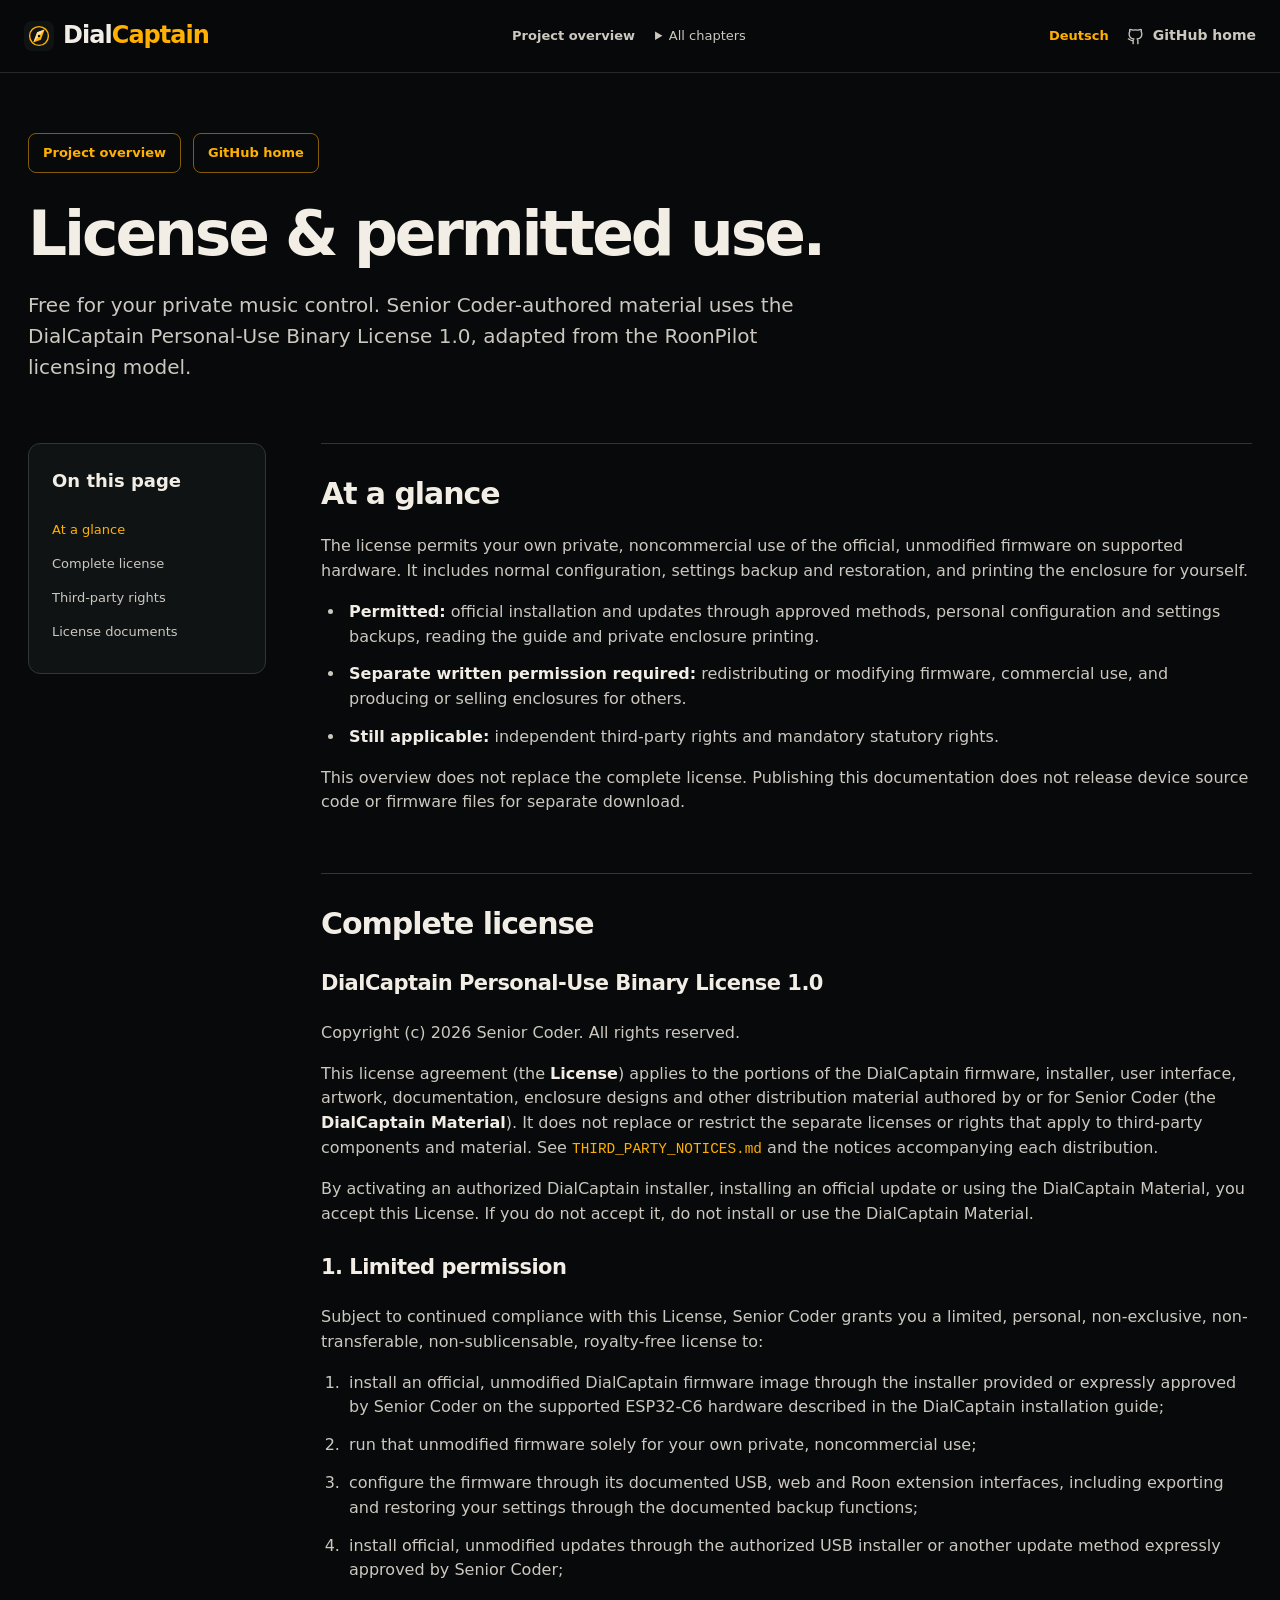
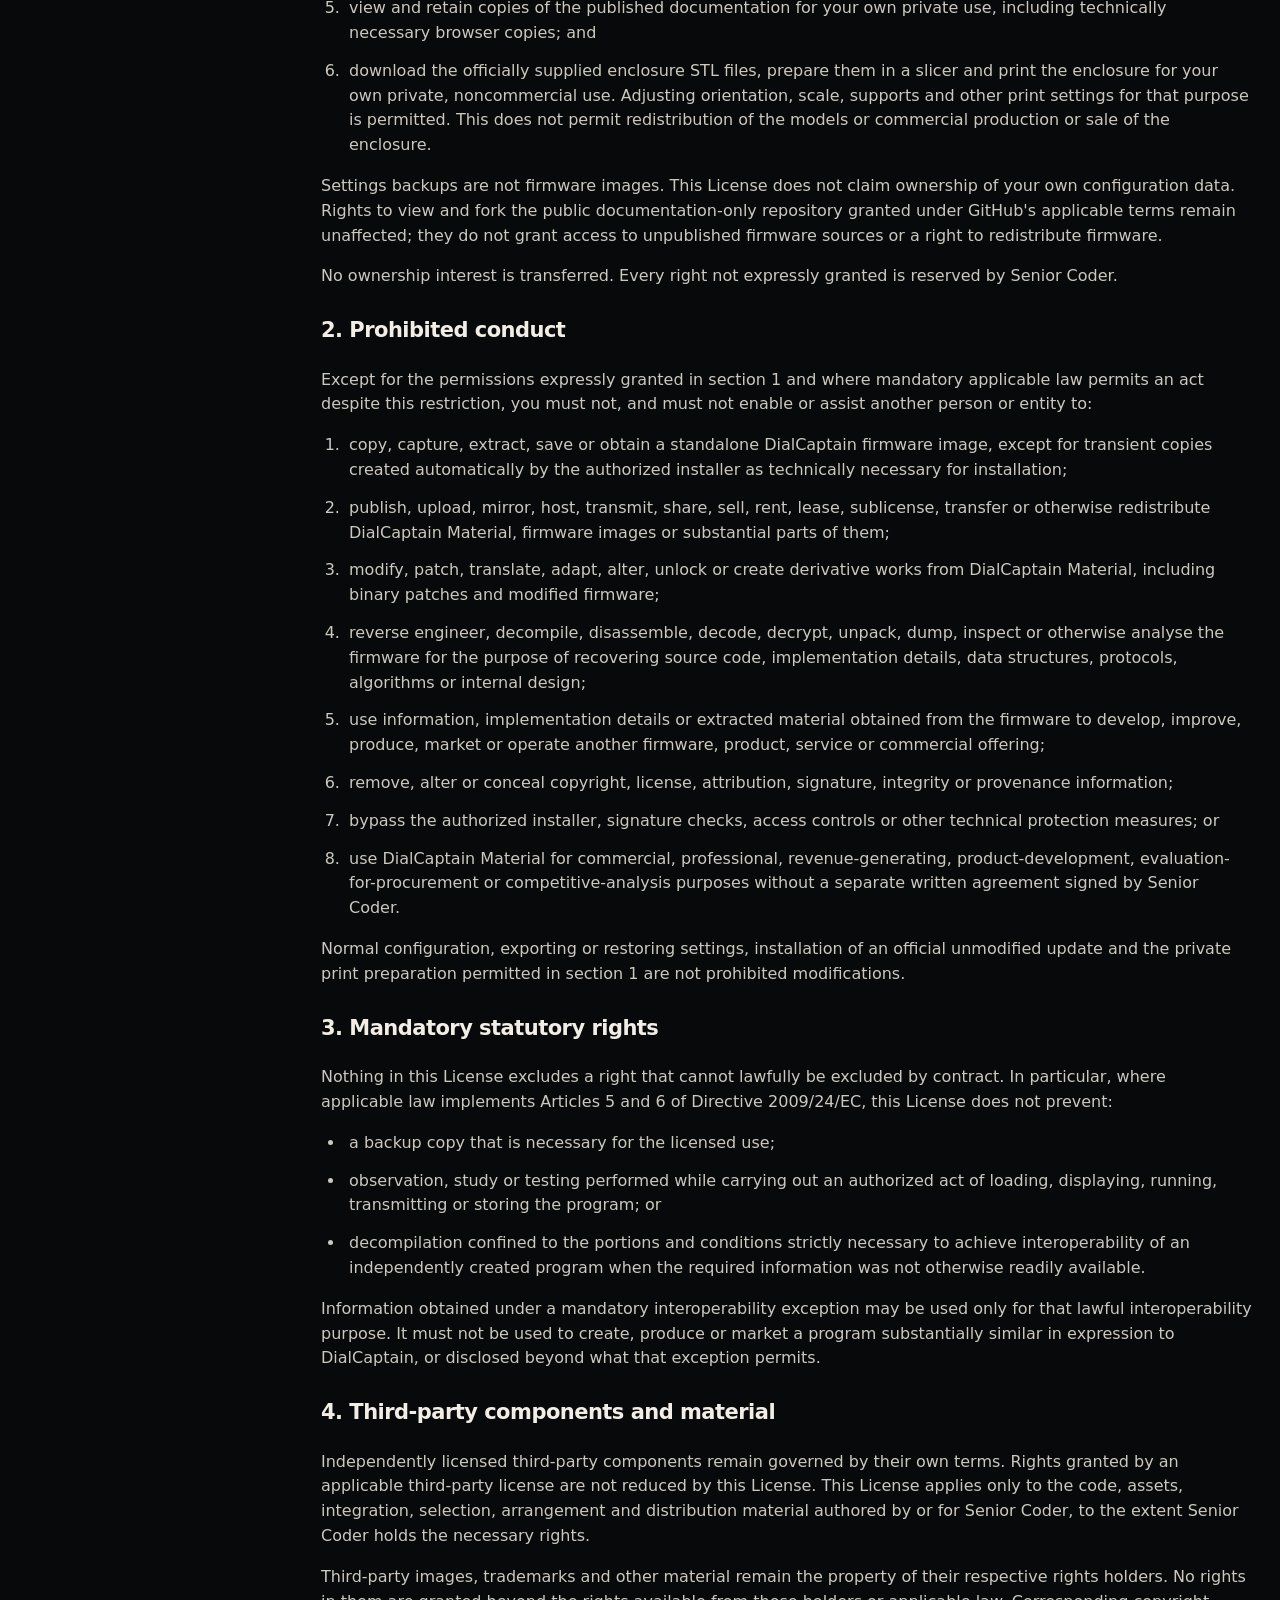
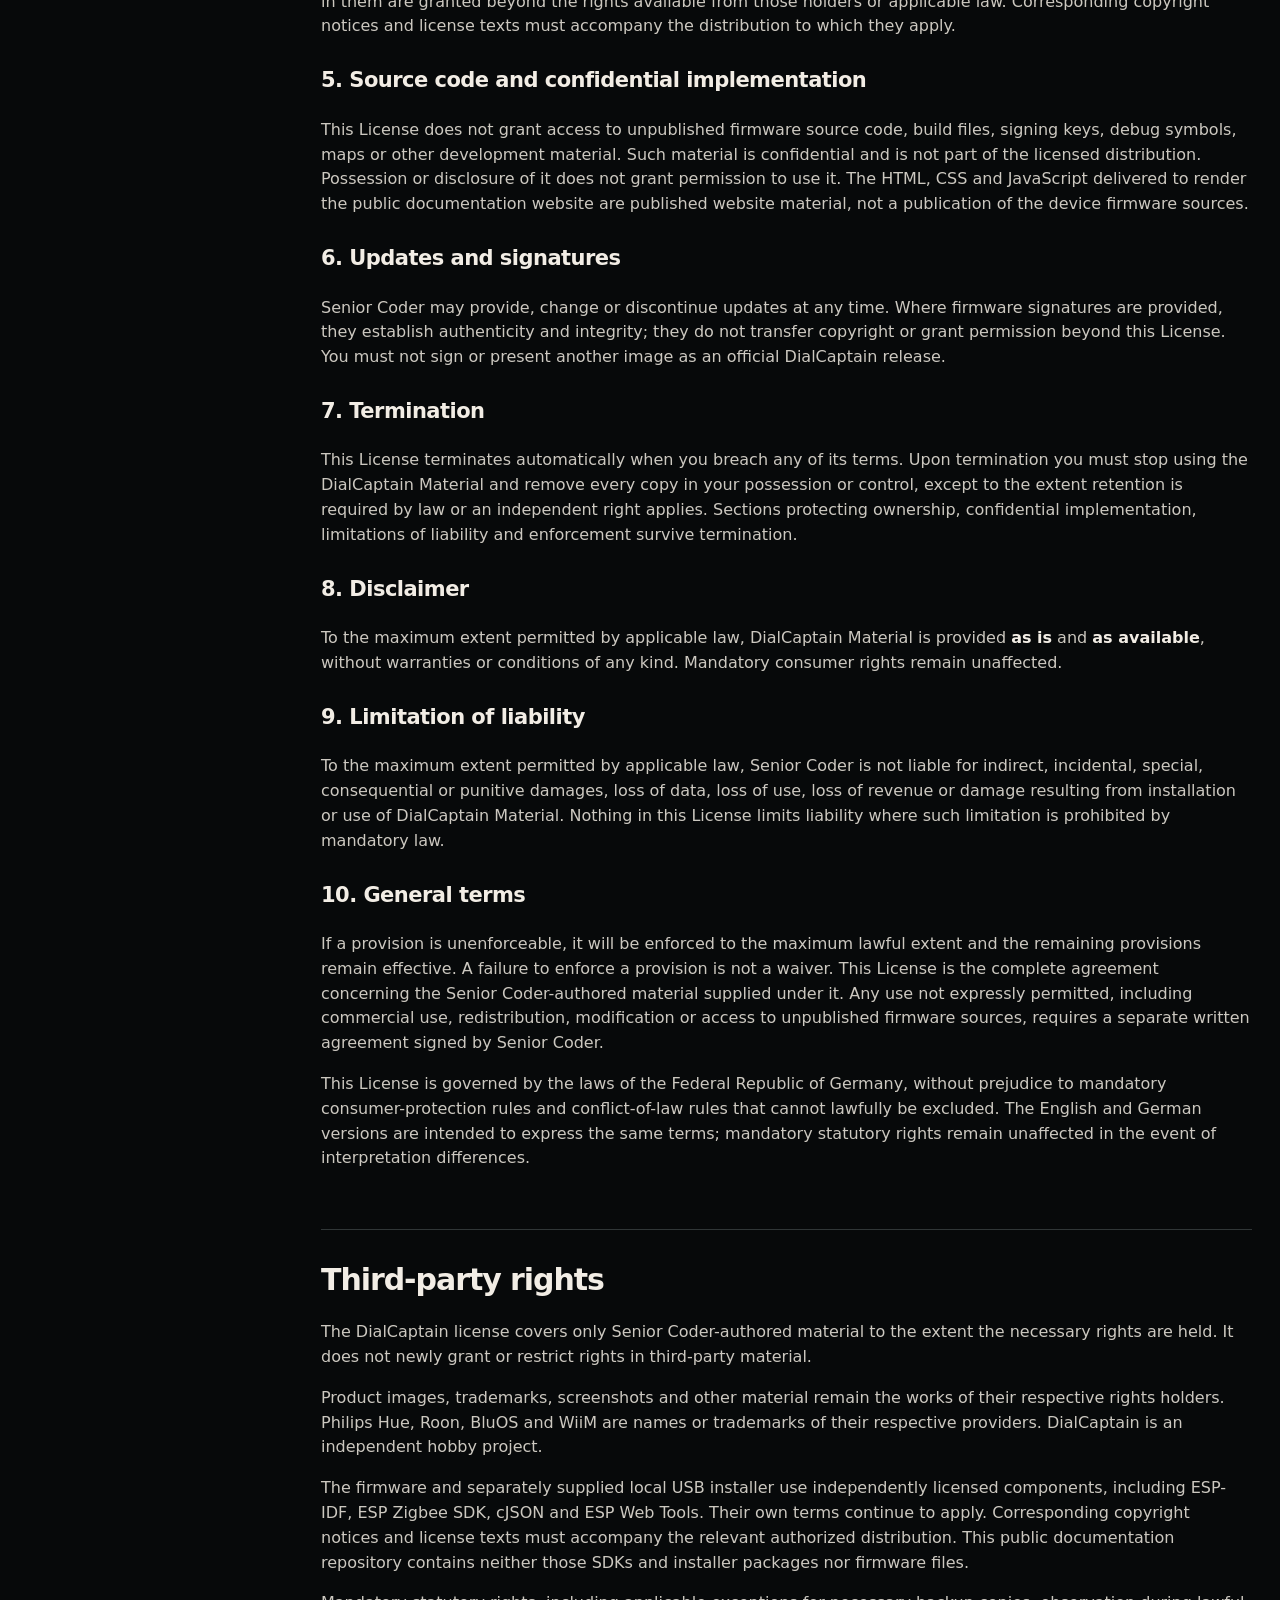
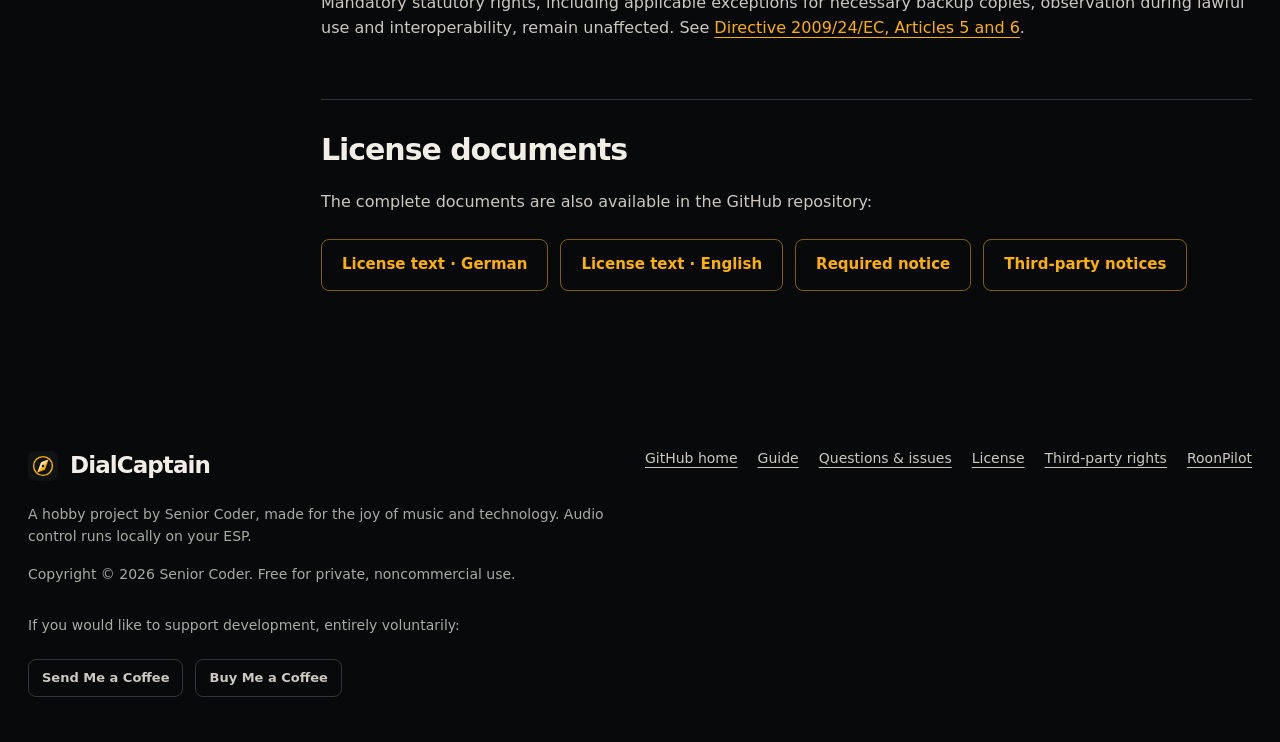
<file: docs/license/index.html>
<!doctype html>
<html lang="en"><head><meta charset="utf-8"><meta name="viewport" content="width=device-width, initial-scale=1"><meta name="color-scheme" content="dark"><meta name="theme-color" content="#07090a"><meta name="robots" content="noindex,nofollow"><meta name="description" content="DialCaptain Personal-Use Binary License: complete terms, enclosure printing and third-party rights."><title>DialCaptain — License &amp; permitted use</title><link rel="icon" href="../assets/favicon.svg"><link rel="stylesheet" href="../assets/foundation.css"><link rel="stylesheet" href="../assets/project.css?v=dc-0302"><script src="../assets/navigation.js" defer></script><script src="../assets/project.js" defer></script></head>
<body class="project-page guide-page"><a class="skip-link" href="#main">Skip to content</a><svg class="icon-sprite" aria-hidden="true"><symbol id="i-usb" viewBox="0 0 24 24"><path d="M12 3v15M9 6l3-3 3 3M12 11l-5 4H4M12 14l5 4h3"/><circle cx="4" cy="15" r="1"/><rect x="19" y="17" width="2" height="2"/></symbol><symbol id="i-book" viewBox="0 0 24 24"><path d="M12 5v16M12 5C8 2 4 3 3 4v15c3-1 6-1 9 2 3-3 6-3 9-2V4c-1-1-5-2-9 1Z"/></symbol><symbol id="i-arrow" viewBox="0 0 24 24"><path d="M4 12h16M14 6l6 6-6 6"/></symbol><symbol id="i-download" viewBox="0 0 24 24"><path d="M12 3v12M7 10l5 5 5-5M4 19v2h16v-2"/></symbol><symbol id="i-github" viewBox="0 0 24 24"><path d="M9 21v-4c-4 1-4-2-6-2M15 21v-4c0-1-.5-2-1-2 4-.5 6-2 6-6 0-1-.5-3-1-3 .5-1 .5-3 0-3-2 0-3 1-4 1-2-.5-4-.5-6 0-1 0-2-1-4-1-.5 0-.5 2 0 3-.5 0-1 2-1 3 0 4 2 5.5 6 6-.5 0-1 1-1 2"/></symbol></svg>
<header class="site-header">
<div class="header-inner"><a class="brand" href="../" aria-label="DialCaptain"><img src="../assets/favicon.svg" alt="" width="30" height="30"><span>Dial<em>Captain</em></span></a>
<nav aria-label="Main navigation"><a href="../">Project overview</a>
<details class="guide-chapters-menu">
<summary>All chapters</summary>
<div class="guide-chapters-list">
</div>
</details>
</nav>
<div class="header-actions"><a class="language-link" href="../de/license/" lang="de">Deutsch</a><a class="header-link" href="https://github.com/mermayer/DialCaptain" aria-label="GitHub home"><svg aria-hidden="true"><use href="#i-github"></use></svg><span>GitHub home</span></a>
<details class="mobile-menu">
<summary>Menu</summary>
<div class="mobile-links"><a href="#summary">At a glance</a><a href="#terms">Complete license</a><a href="#third-party">Third-party rights</a><a href="#documents">License documents</a></div>
</details>
</div>
</div>
</header>
<main id="main"><div class="page-width"><div class="guide-intro"><div class="breadcrumbs"><a class="button secondary" href="../">Project overview</a><a class="button secondary" href="https://github.com/mermayer/DialCaptain">GitHub home</a></div><h1>License &amp; permitted use.</h1><p>Free for your private music control. Senior Coder-authored material uses the DialCaptain Personal-Use Binary License 1.0, adapted from the RoonPilot licensing model.</p></div><div class="guide-layout"><aside class="guide-nav" aria-label="Table of contents"><h2>On this page</h2><a href="#summary">At a glance</a><a href="#terms">Complete license</a><a href="#third-party">Third-party rights</a><a href="#documents">License documents</a></aside><article class="guide-article"><section id="summary"><h2>At a glance</h2><p>The license permits your own private, noncommercial use of the official, unmodified firmware on supported hardware. It includes normal configuration, settings backup and restoration, and printing the enclosure for yourself.</p><ul><li><strong>Permitted:</strong> official installation and updates through approved methods, personal configuration and settings backups, reading the guide and private enclosure printing.</li><li><strong>Separate written permission required:</strong> redistributing or modifying firmware, commercial use, and producing or selling enclosures for others.</li><li><strong>Still applicable:</strong> independent third-party rights and mandatory statutory rights.</li></ul><p>This overview does not replace the complete license. Publishing this documentation does not release device source code or firmware files for separate download.</p></section><section id="terms"><h2>Complete license</h2><h3>DialCaptain Personal-Use Binary License 1.0</h3>
<p>Copyright (c) 2026 Senior Coder. All rights reserved.</p>
<p>This license agreement (the <strong>License</strong>) applies to the portions of the DialCaptain firmware, installer, user interface, artwork, documentation, enclosure designs and other distribution material authored by or for Senior Coder (the <strong>DialCaptain Material</strong>). It does not replace or restrict the separate licenses or rights that apply to third-party components and material. See <code>THIRD_PARTY_NOTICES.md</code> and the notices accompanying each distribution.</p>
<p>By activating an authorized DialCaptain installer, installing an official update or using the DialCaptain Material, you accept this License. If you do not accept it, do not install or use the DialCaptain Material.</p>
<h3>1. Limited permission</h3>
<p>Subject to continued compliance with this License, Senior Coder grants you a limited, personal, non-exclusive, non-transferable, non-sublicensable, royalty-free license to:</p>
<ol><li>install an official, unmodified DialCaptain firmware image through the installer provided or expressly approved by Senior Coder on the supported ESP32-C6 hardware described in the DialCaptain installation guide;</li><li>run that unmodified firmware solely for your own private, noncommercial use;</li><li>configure the firmware through its documented USB, web and Roon extension interfaces, including exporting and restoring your settings through the documented backup functions;</li><li>install official, unmodified updates through the authorized USB installer or another update method expressly approved by Senior Coder;</li><li>view and retain copies of the published documentation for your own private use, including technically necessary browser copies; and</li><li>download the officially supplied enclosure STL files, prepare them in a slicer and print the enclosure for your own private, noncommercial use. Adjusting orientation, scale, supports and other print settings for that purpose is permitted. This does not permit redistribution of the models or commercial production or sale of the enclosure.</li></ol>
<p>Settings backups are not firmware images. This License does not claim ownership of your own configuration data. Rights to view and fork the public documentation-only repository granted under GitHub&#x27;s applicable terms remain unaffected; they do not grant access to unpublished firmware sources or a right to redistribute firmware.</p>
<p>No ownership interest is transferred. Every right not expressly granted is reserved by Senior Coder.</p>
<h3>2. Prohibited conduct</h3>
<p>Except for the permissions expressly granted in section 1 and where mandatory applicable law permits an act despite this restriction, you must not, and must not enable or assist another person or entity to:</p>
<ol><li>copy, capture, extract, save or obtain a standalone DialCaptain firmware image, except for transient copies created automatically by the authorized installer as technically necessary for installation;</li><li>publish, upload, mirror, host, transmit, share, sell, rent, lease, sublicense, transfer or otherwise redistribute DialCaptain Material, firmware images or substantial parts of them;</li><li>modify, patch, translate, adapt, alter, unlock or create derivative works from DialCaptain Material, including binary patches and modified firmware;</li><li>reverse engineer, decompile, disassemble, decode, decrypt, unpack, dump, inspect or otherwise analyse the firmware for the purpose of recovering source code, implementation details, data structures, protocols, algorithms or internal design;</li><li>use information, implementation details or extracted material obtained from the firmware to develop, improve, produce, market or operate another firmware, product, service or commercial offering;</li><li>remove, alter or conceal copyright, license, attribution, signature, integrity or provenance information;</li><li>bypass the authorized installer, signature checks, access controls or other technical protection measures; or</li><li>use DialCaptain Material for commercial, professional, revenue-generating, product-development, evaluation-for-procurement or competitive-analysis purposes without a separate written agreement signed by Senior Coder.</li></ol>
<p>Normal configuration, exporting or restoring settings, installation of an official unmodified update and the private print preparation permitted in section 1 are not prohibited modifications.</p>
<h3>3. Mandatory statutory rights</h3>
<p>Nothing in this License excludes a right that cannot lawfully be excluded by contract. In particular, where applicable law implements Articles 5 and 6 of Directive 2009/24/EC, this License does not prevent:</p>
<ul><li>a backup copy that is necessary for the licensed use;</li><li>observation, study or testing performed while carrying out an authorized act of loading, displaying, running, transmitting or storing the program; or</li><li>decompilation confined to the portions and conditions strictly necessary to achieve interoperability of an independently created program when the required information was not otherwise readily available.</li></ul>
<p>Information obtained under a mandatory interoperability exception may be used only for that lawful interoperability purpose. It must not be used to create, produce or market a program substantially similar in expression to DialCaptain, or disclosed beyond what that exception permits.</p>
<h3>4. Third-party components and material</h3>
<p>Independently licensed third-party components remain governed by their own terms. Rights granted by an applicable third-party license are not reduced by this License. This License applies only to the code, assets, integration, selection, arrangement and distribution material authored by or for Senior Coder, to the extent Senior Coder holds the necessary rights.</p>
<p>Third-party images, trademarks and other material remain the property of their respective rights holders. No rights in them are granted beyond the rights available from those holders or applicable law. Corresponding copyright notices and license texts must accompany the distribution to which they apply.</p>
<h3>5. Source code and confidential implementation</h3>
<p>This License does not grant access to unpublished firmware source code, build files, signing keys, debug symbols, maps or other development material. Such material is confidential and is not part of the licensed distribution. Possession or disclosure of it does not grant permission to use it. The HTML, CSS and JavaScript delivered to render the public documentation website are published website material, not a publication of the device firmware sources.</p>
<h3>6. Updates and signatures</h3>
<p>Senior Coder may provide, change or discontinue updates at any time. Where firmware signatures are provided, they establish authenticity and integrity; they do not transfer copyright or grant permission beyond this License. You must not sign or present another image as an official DialCaptain release.</p>
<h3>7. Termination</h3>
<p>This License terminates automatically when you breach any of its terms. Upon termination you must stop using the DialCaptain Material and remove every copy in your possession or control, except to the extent retention is required by law or an independent right applies. Sections protecting ownership, confidential implementation, limitations of liability and enforcement survive termination.</p>
<h3>8. Disclaimer</h3>
<p>To the maximum extent permitted by applicable law, DialCaptain Material is provided <strong>as is</strong> and <strong>as available</strong>, without warranties or conditions of any kind. Mandatory consumer rights remain unaffected.</p>
<h3>9. Limitation of liability</h3>
<p>To the maximum extent permitted by applicable law, Senior Coder is not liable for indirect, incidental, special, consequential or punitive damages, loss of data, loss of use, loss of revenue or damage resulting from installation or use of DialCaptain Material. Nothing in this License limits liability where such limitation is prohibited by mandatory law.</p>
<h3>10. General terms</h3>
<p>If a provision is unenforceable, it will be enforced to the maximum lawful extent and the remaining provisions remain effective. A failure to enforce a provision is not a waiver. This License is the complete agreement concerning the Senior Coder-authored material supplied under it. Any use not expressly permitted, including commercial use, redistribution, modification or access to unpublished firmware sources, requires a separate written agreement signed by Senior Coder.</p>
<p>This License is governed by the laws of the Federal Republic of Germany, without prejudice to mandatory consumer-protection rules and conflict-of-law rules that cannot lawfully be excluded. The English and German versions are intended to express the same terms; mandatory statutory rights remain unaffected in the event of interpretation differences.</p></section><section id="third-party"><h2>Third-party rights</h2><p>The DialCaptain license covers only Senior Coder-authored material to the extent the necessary rights are held. It does not newly grant or restrict rights in third-party material.</p><p>Product images, trademarks, screenshots and other material remain the works of their respective rights holders. Philips Hue, Roon, BluOS and WiiM are names or trademarks of their respective providers. DialCaptain is an independent hobby project.</p><p>The firmware and separately supplied local USB installer use independently licensed components, including ESP-IDF, ESP Zigbee SDK, cJSON and ESP Web Tools. Their own terms continue to apply. Corresponding copyright notices and license texts must accompany the relevant authorized distribution. This public documentation repository contains neither those SDKs and installer packages nor firmware files.</p><p>Mandatory statutory rights, including applicable exceptions for necessary backup copies, observation during lawful use and interoperability, remain unaffected. See <a class="inline-link" href="https://eur-lex.europa.eu/eli/dir/2009/24/oj?locale=en">Directive 2009/24/EC, Articles 5 and 6</a>.</p></section><section id="documents"><h2>License documents</h2><p>The complete documents are also available in the GitHub repository:</p><div class="actions"><a class="button secondary" href="https://github.com/mermayer/DialCaptain/blob/main/LICENSE.de.md">License text · German</a><a class="button secondary" href="https://github.com/mermayer/DialCaptain/blob/main/LICENSE.md">License text · English</a><a class="button secondary" href="https://github.com/mermayer/DialCaptain/blob/main/NOTICE">Required notice</a><a class="button secondary" href="https://github.com/mermayer/DialCaptain/blob/main/THIRD_PARTY_NOTICES.md">Third-party notices</a></div></section></article></div></div></main>
<footer class="site-footer page-width">
<div class="footer-main">
<div><a class="footer-brand" href="../"><img src="../assets/favicon.svg" alt="" width="30" height="30">DialCaptain</a>
<p class="footer-copy">A hobby project by Senior Coder, made for the joy of music and technology. Audio control runs locally on your ESP.</p>
<p class="footer-copy">Copyright © 2026 Senior Coder. Free for private, noncommercial use.</p>
</div>
<div class="footer-links"><a href="https://github.com/mermayer/DialCaptain">GitHub home</a><a href="../guide/">Guide</a><a href="https://github.com/mermayer/DialCaptain/issues">Questions & issues</a><a href="./">License</a><a href="#third-party">Third-party rights</a><a href="https://mermayer.github.io/RoonPilot/">RoonPilot</a>
</div>
</div>
<p class="footer-copy">If you would like to support development, entirely voluntarily:</p>
<div class="support-links"><a class="button" href="https://buy.stripe.com/6oU3cw0eV0hC5nbdlX2Fa00">Send Me a Coffee</a><a class="button" href="https://buymeacoffee.com/mermayer">Buy Me a Coffee</a>
</div>
</footer>
</body></html>
</file>
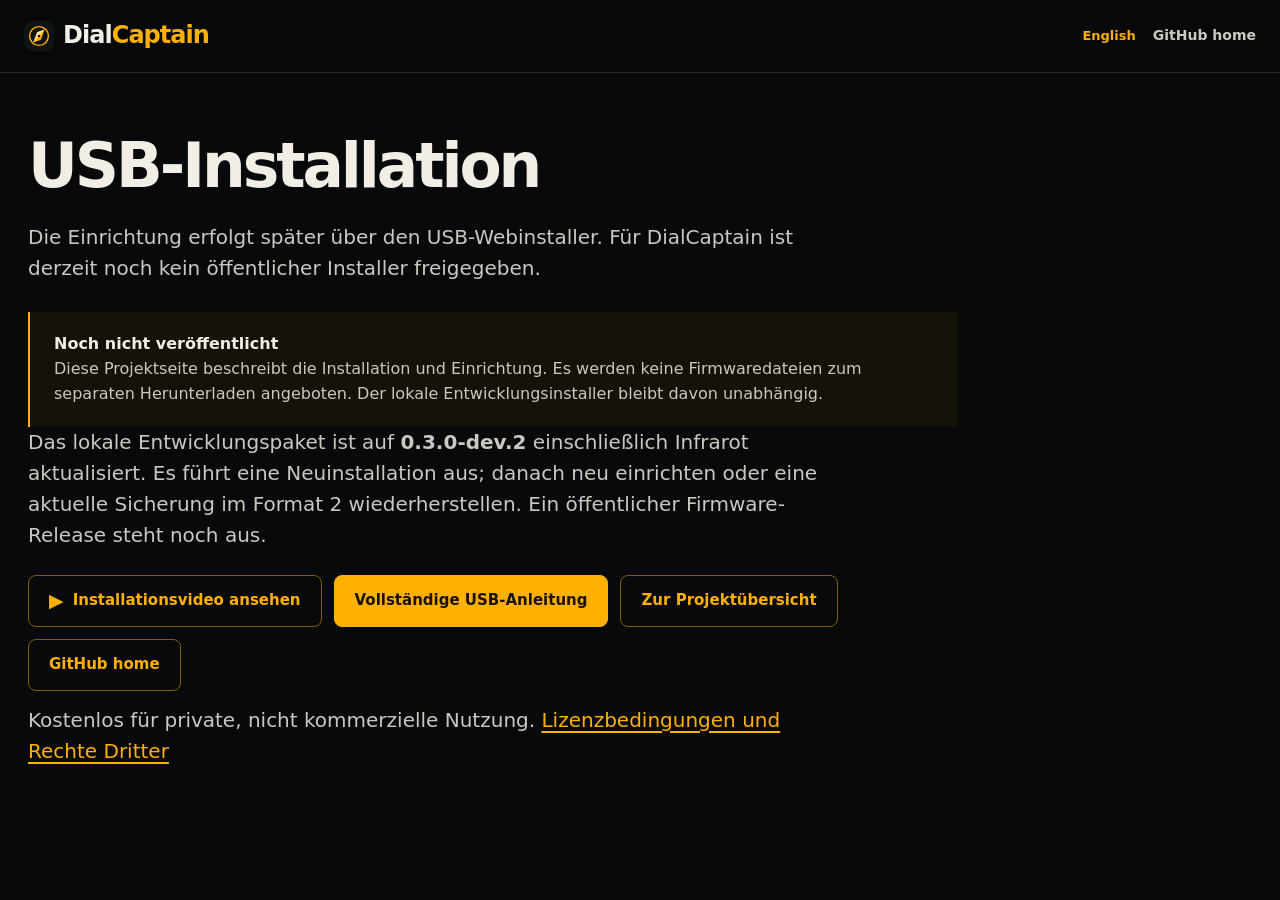
<file: docs/de/firmware/index.html>
<!doctype html>
<html lang="de"><head><meta charset="utf-8"><meta name="viewport" content="width=device-width,initial-scale=1"><meta name="color-scheme" content="dark"><meta name="robots" content="noindex,nofollow"><title>DialCaptain — USB-Installation</title><link rel="icon" href="../../assets/favicon.svg"><link rel="stylesheet" href="../../assets/foundation.css"><link rel="stylesheet" href="../../assets/project.css?v=dc-0302"></head>
<body><header class="site-header"><div class="header-inner"><a class="brand" href="../"><img src="../../assets/favicon.svg" width="30" height="30" alt=""><span>Dial<em>Captain</em></span></a><div></div><div class="header-actions"><a class="language-link" href="../../firmware/" lang="en">English</a><a class="header-link" href="https://github.com/mermayer/DialCaptain">GitHub home</a></div></div></header>
<main class="page-width"><section class="guide-intro"><h1>USB-Installation</h1><p>Die Einrichtung erfolgt später über den USB-Webinstaller. Für DialCaptain ist derzeit noch kein öffentlicher Installer freigegeben.</p><div class="notice"><strong>Noch nicht veröffentlicht</strong><p>Diese Projektseite beschreibt die Installation und Einrichtung. Es werden keine Firmwaredateien zum separaten Herunterladen angeboten. Der lokale Entwicklungsinstaller bleibt davon unabhängig.</p></div><p>Das lokale Entwicklungspaket ist auf <strong>0.3.0-dev.2</strong> einschließlich Infrarot aktualisiert. Es führt eine Neuinstallation aus; danach neu einrichten oder eine aktuelle Sicherung im Format 2 wiederherstellen. Ein öffentlicher Firmware-Release steht noch aus.</p><div class="actions"><a class="button secondary video-guide-link" href="../../video/dialcaptain-installation-de.html"><span aria-hidden="true">▶</span>Installationsvideo ansehen</a><a class="button primary" href="../guide/#usb">Vollständige USB-Anleitung</a><a class="button secondary" href="../">Zur Projektübersicht</a><a class="button secondary" href="https://github.com/mermayer/DialCaptain">GitHub home</a></div><p class="media-caption">Kostenlos für private, nicht kommerzielle Nutzung. <a class="inline-link" href="../license/">Lizenzbedingungen und Rechte Dritter</a></p></section></main></body></html>
</file>
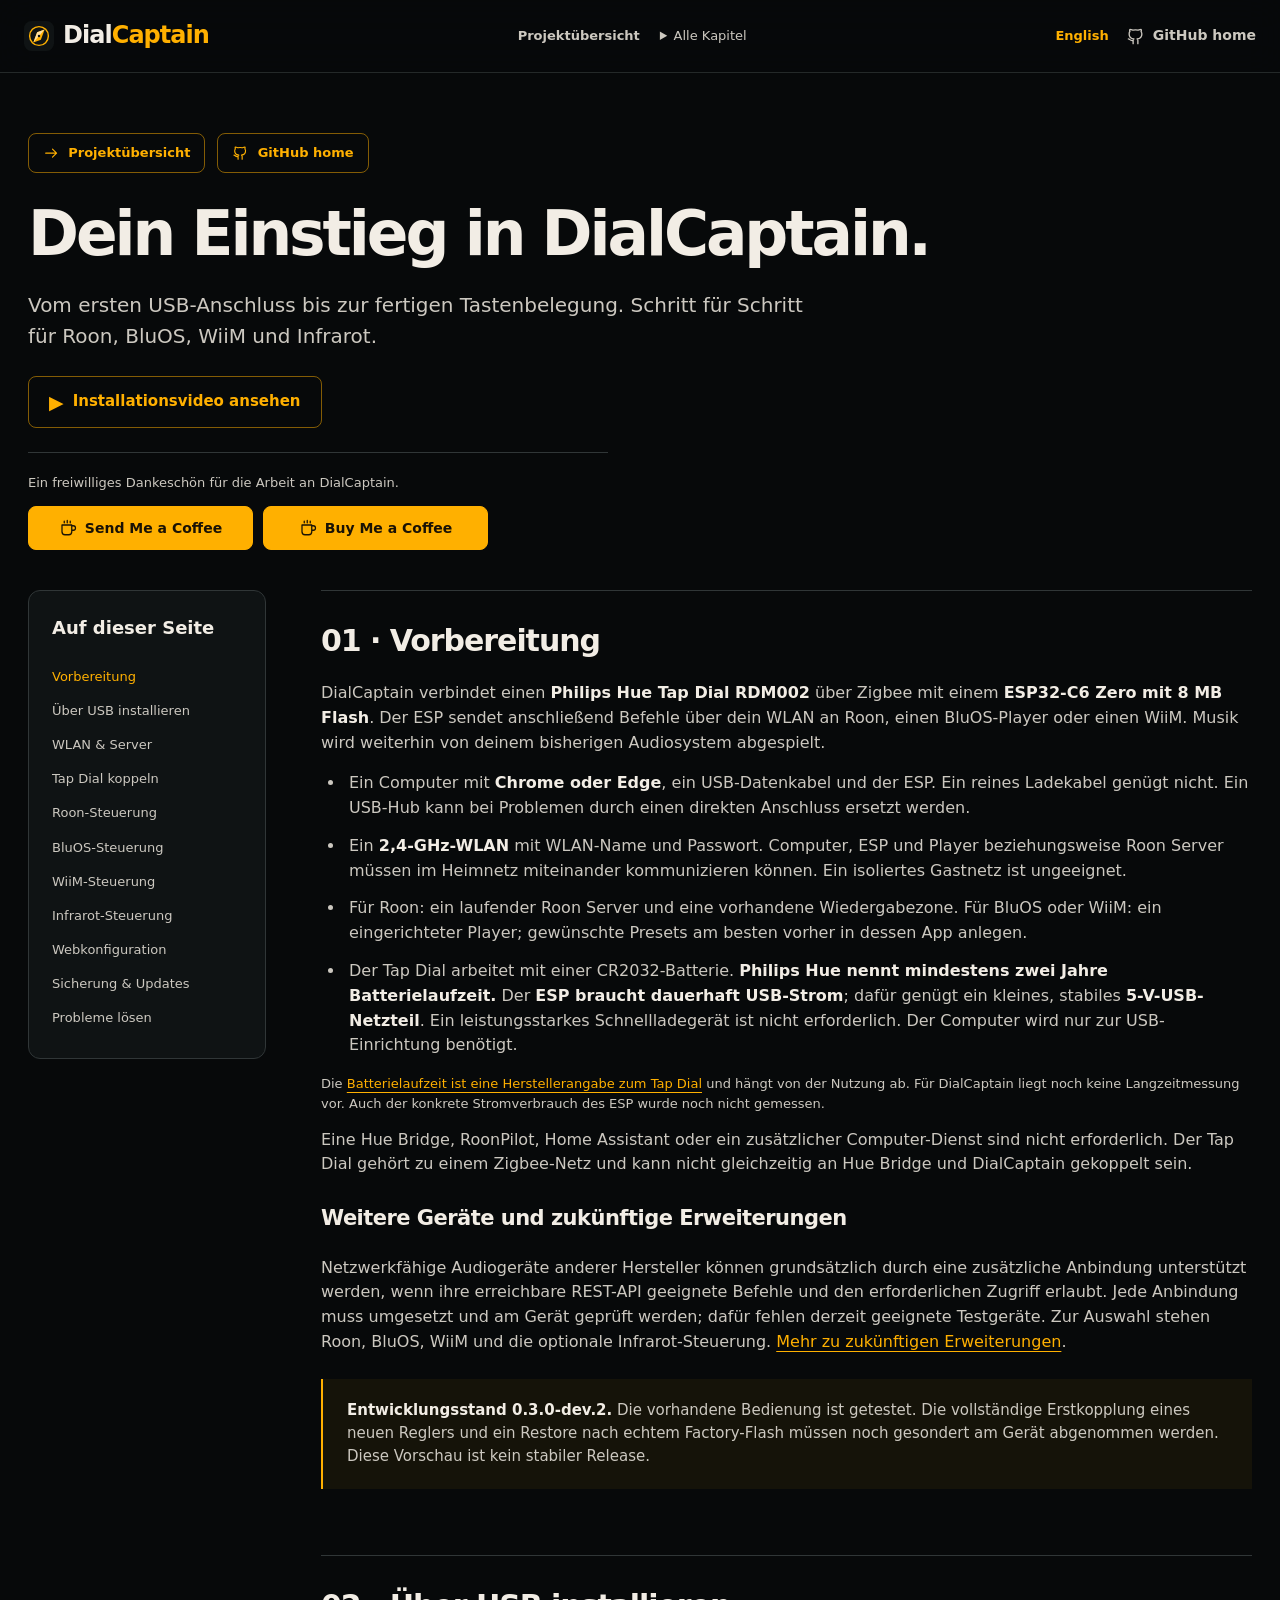
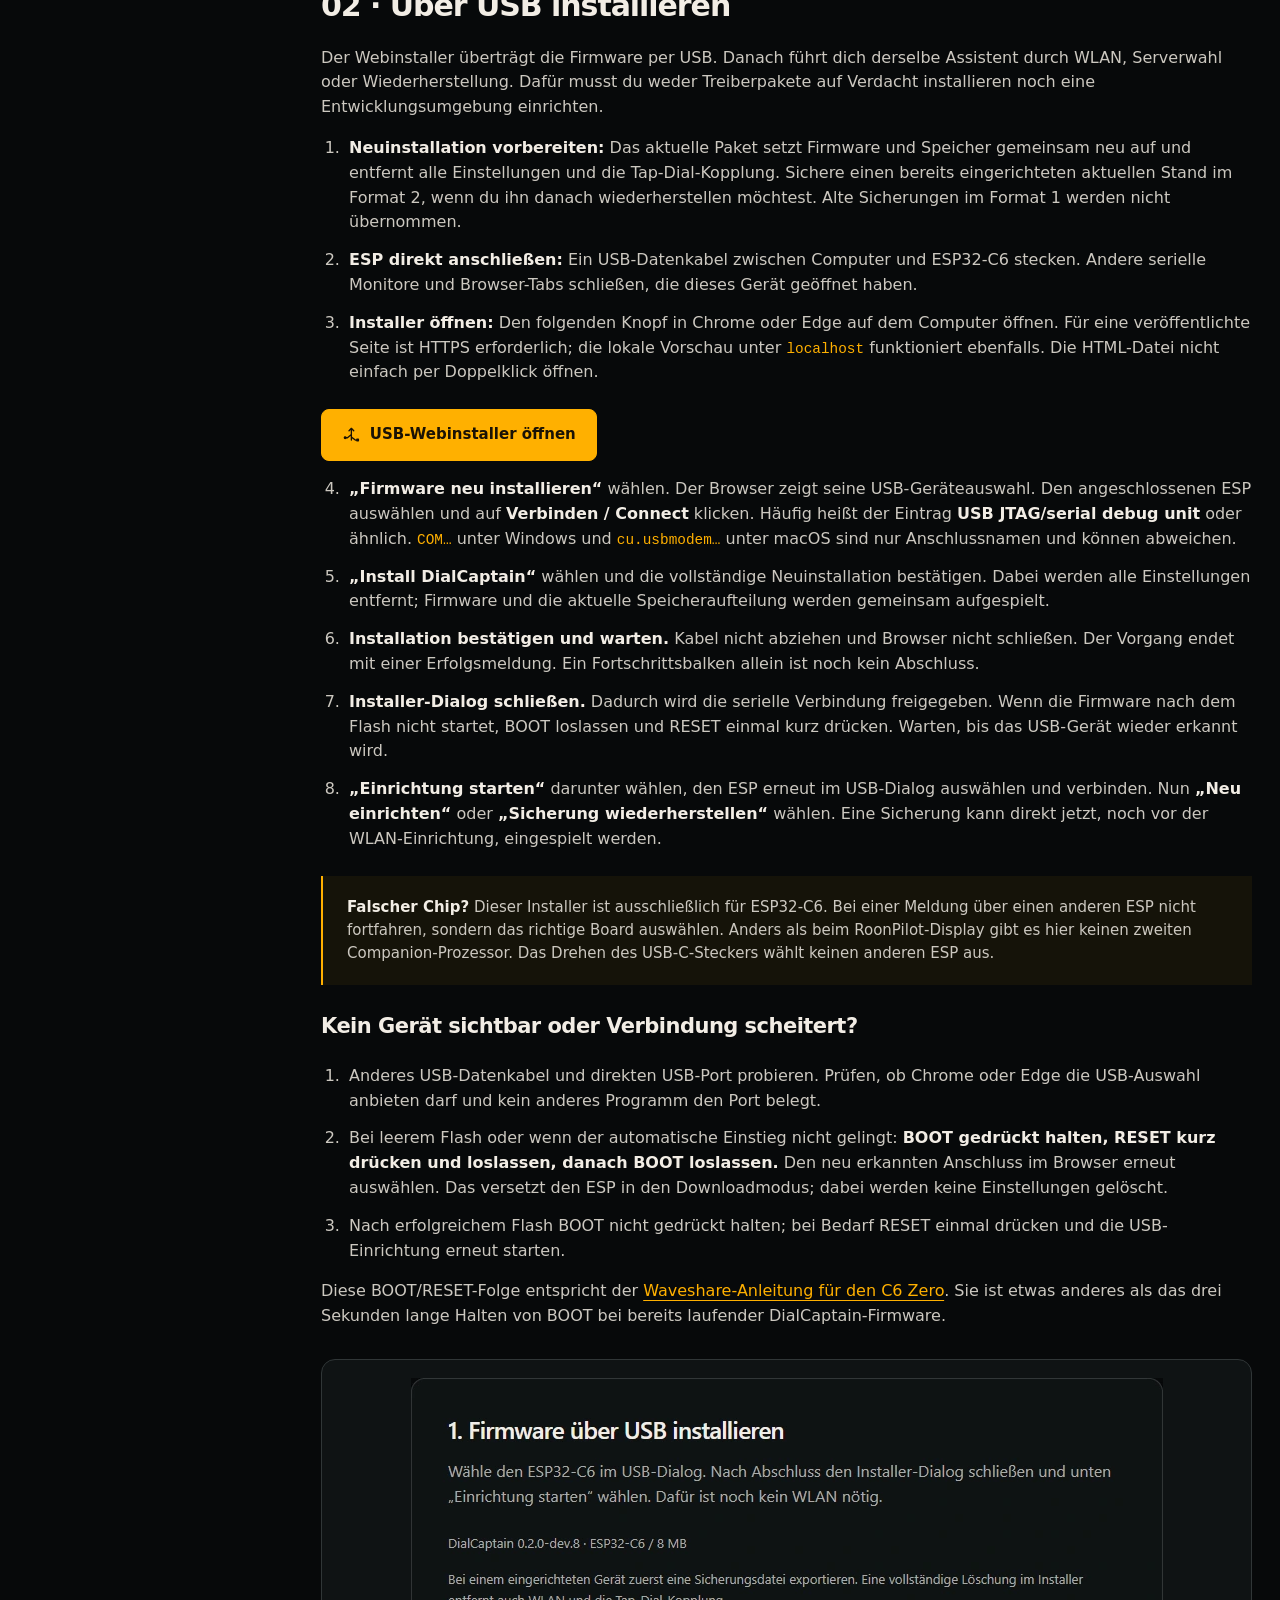
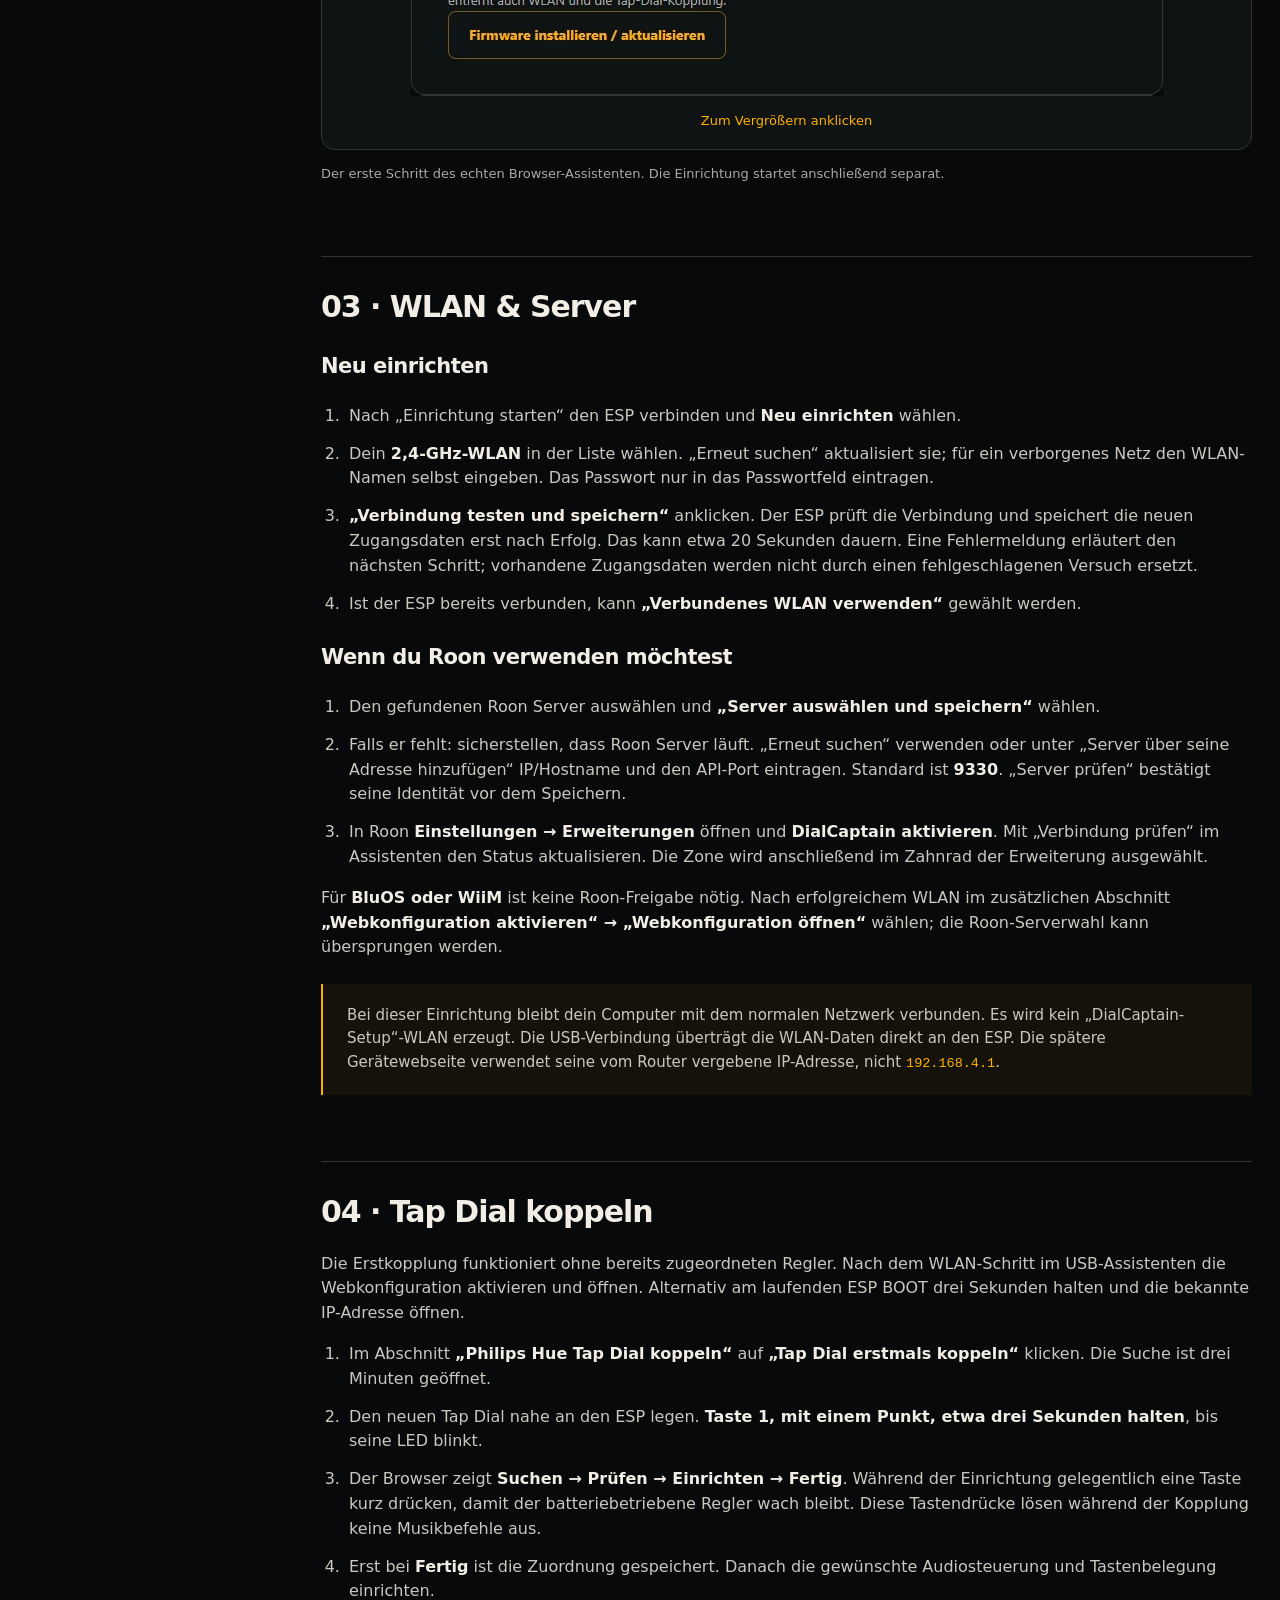
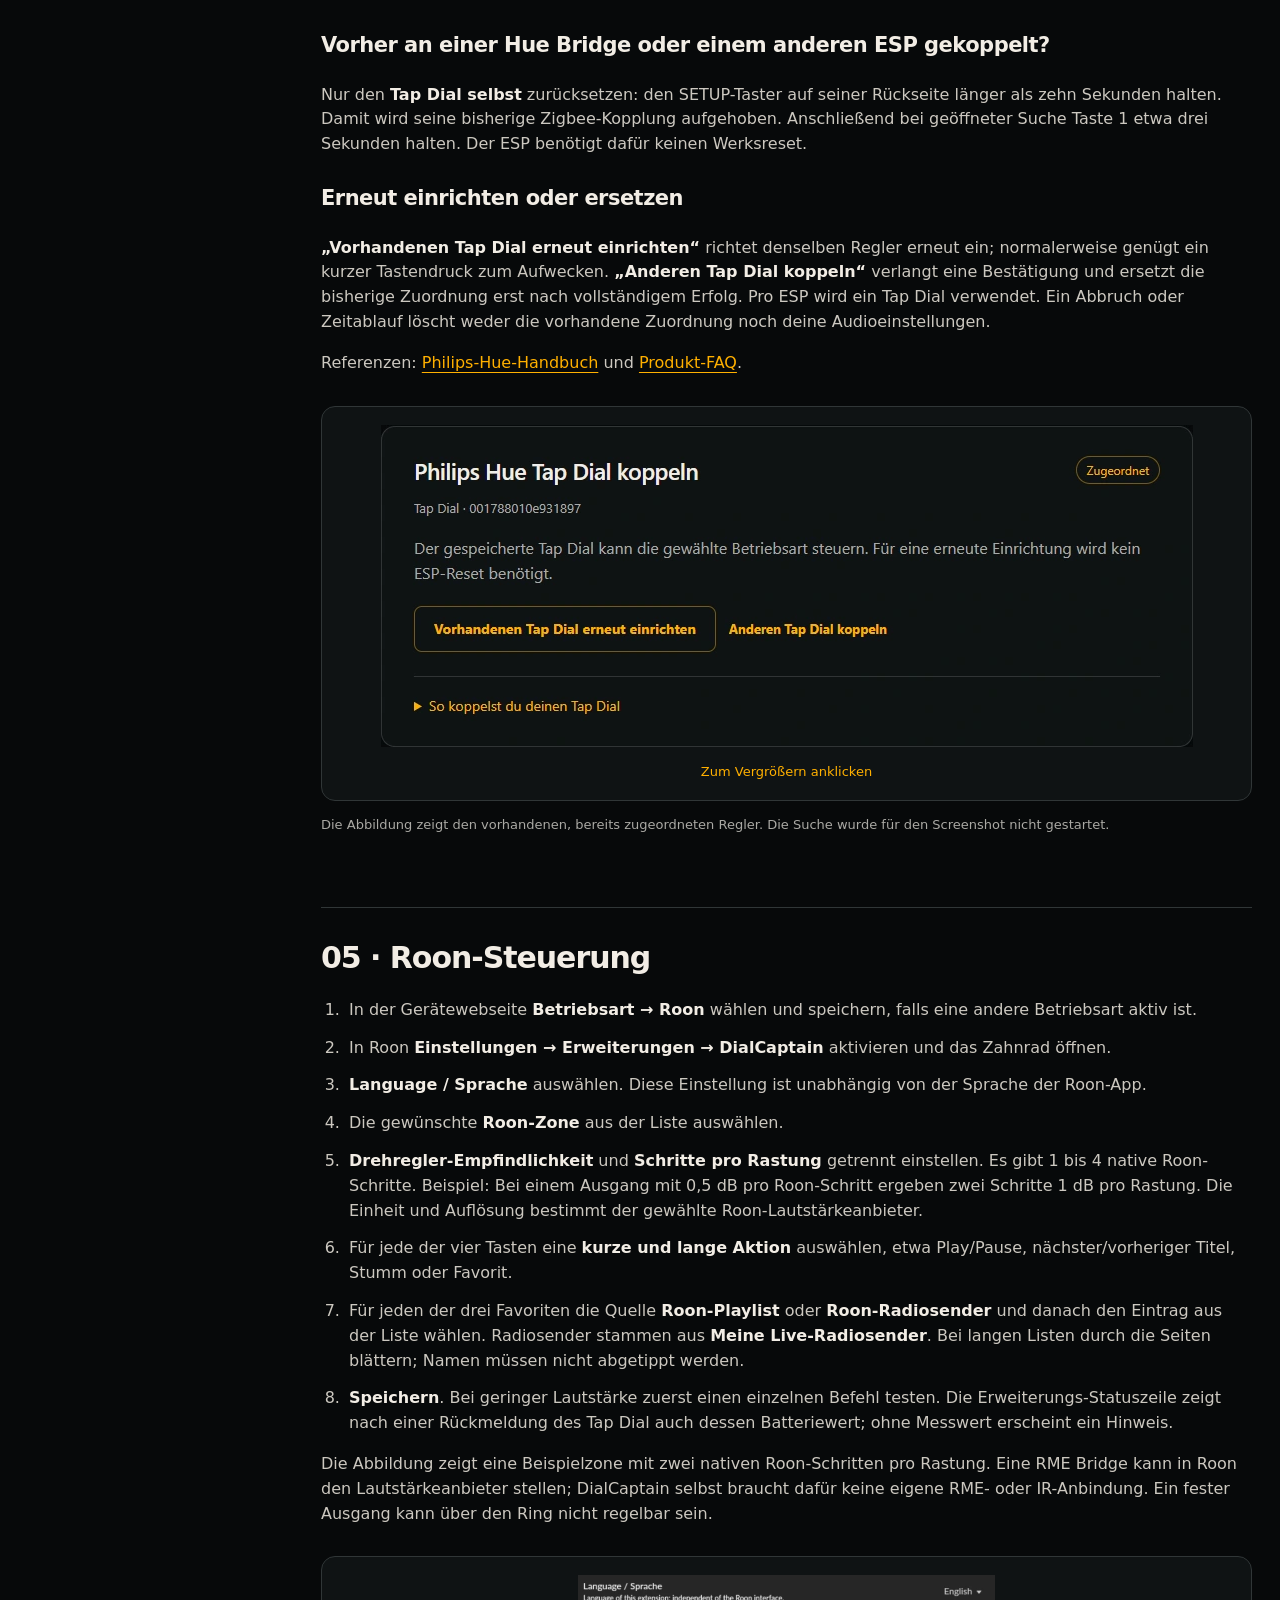
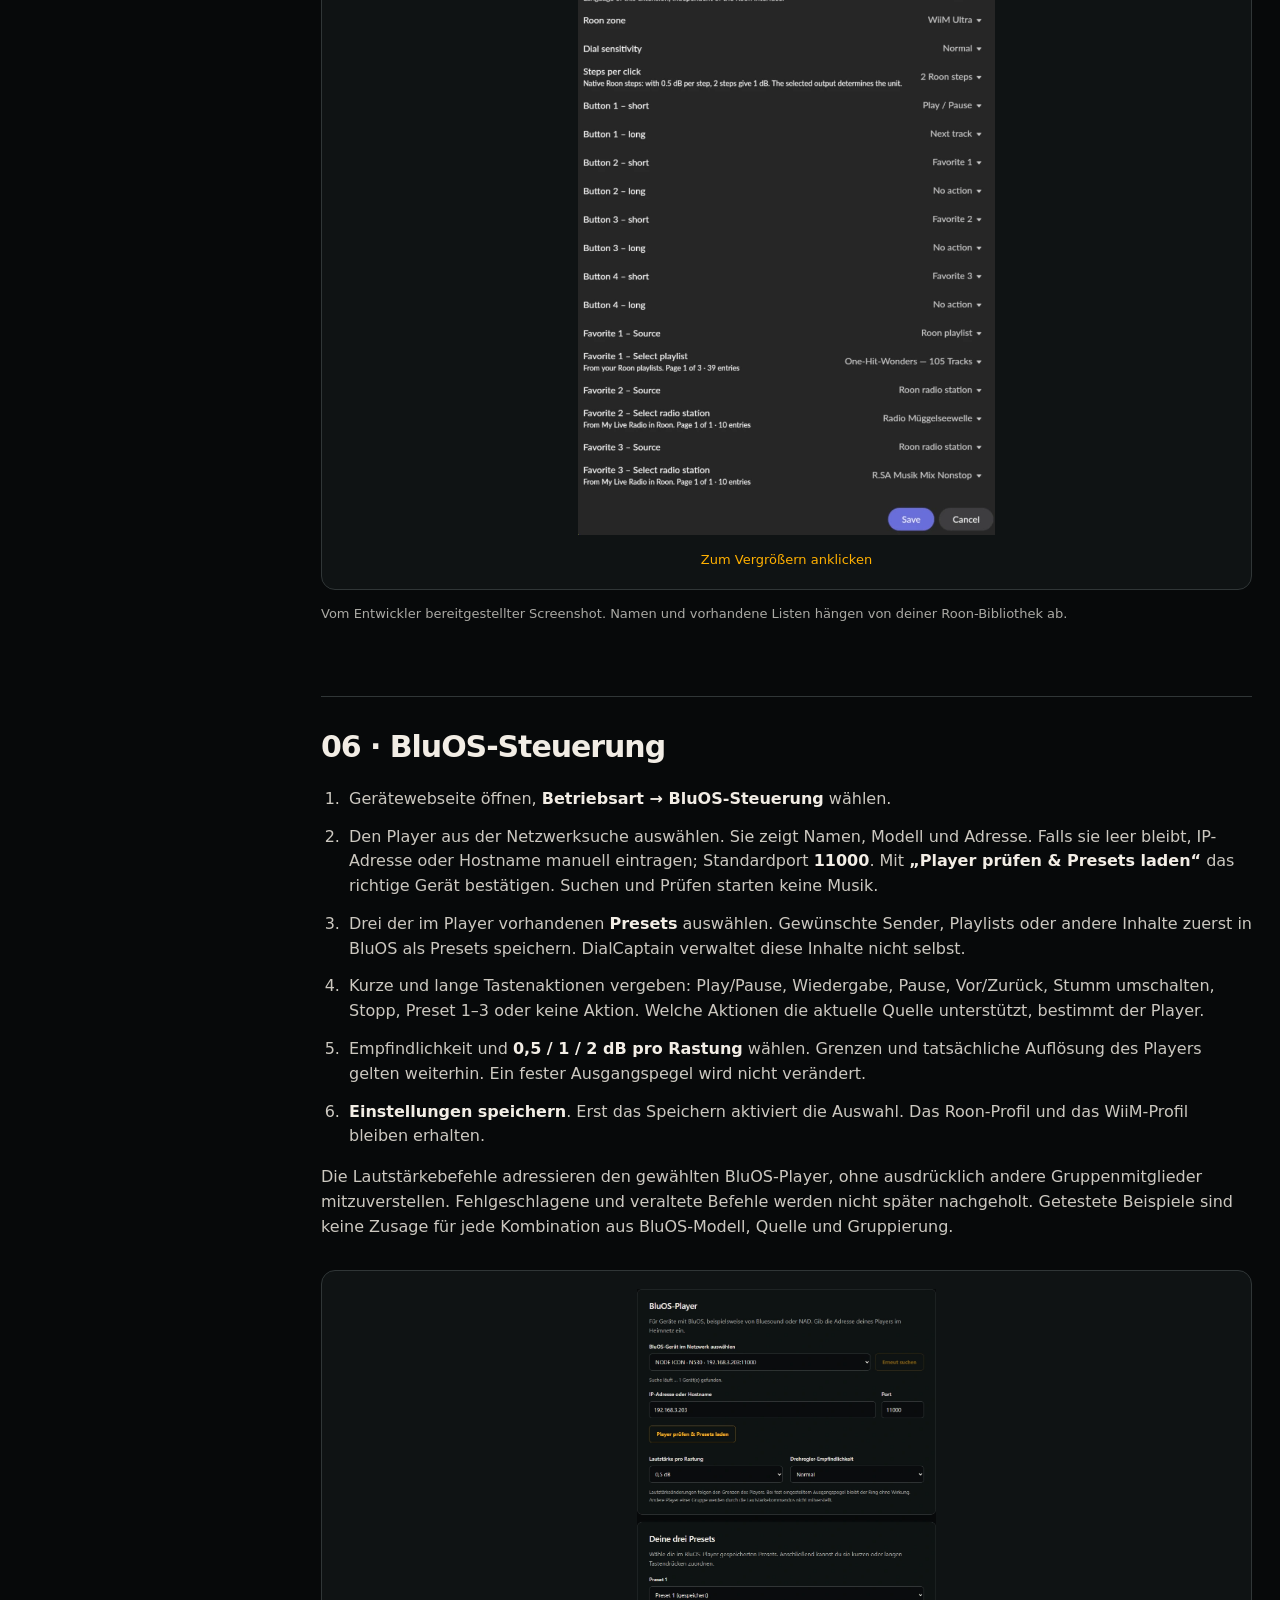
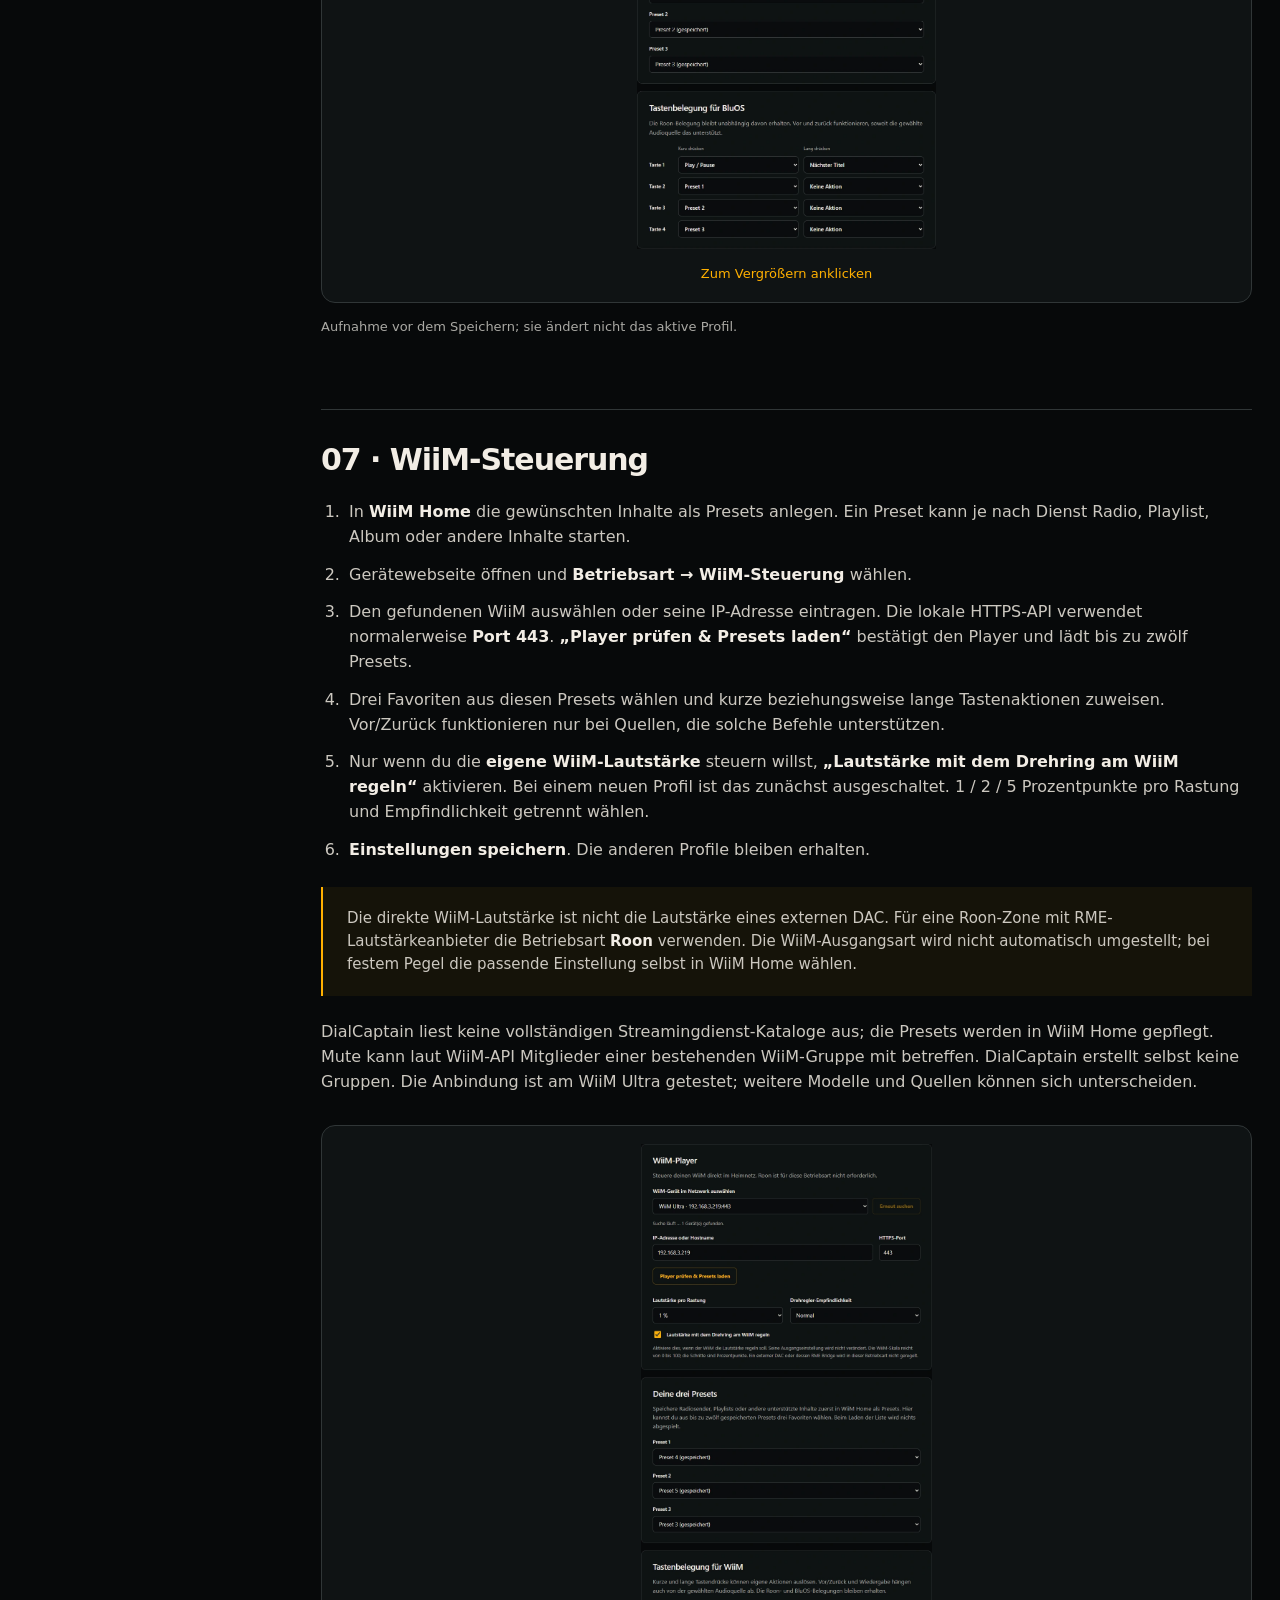
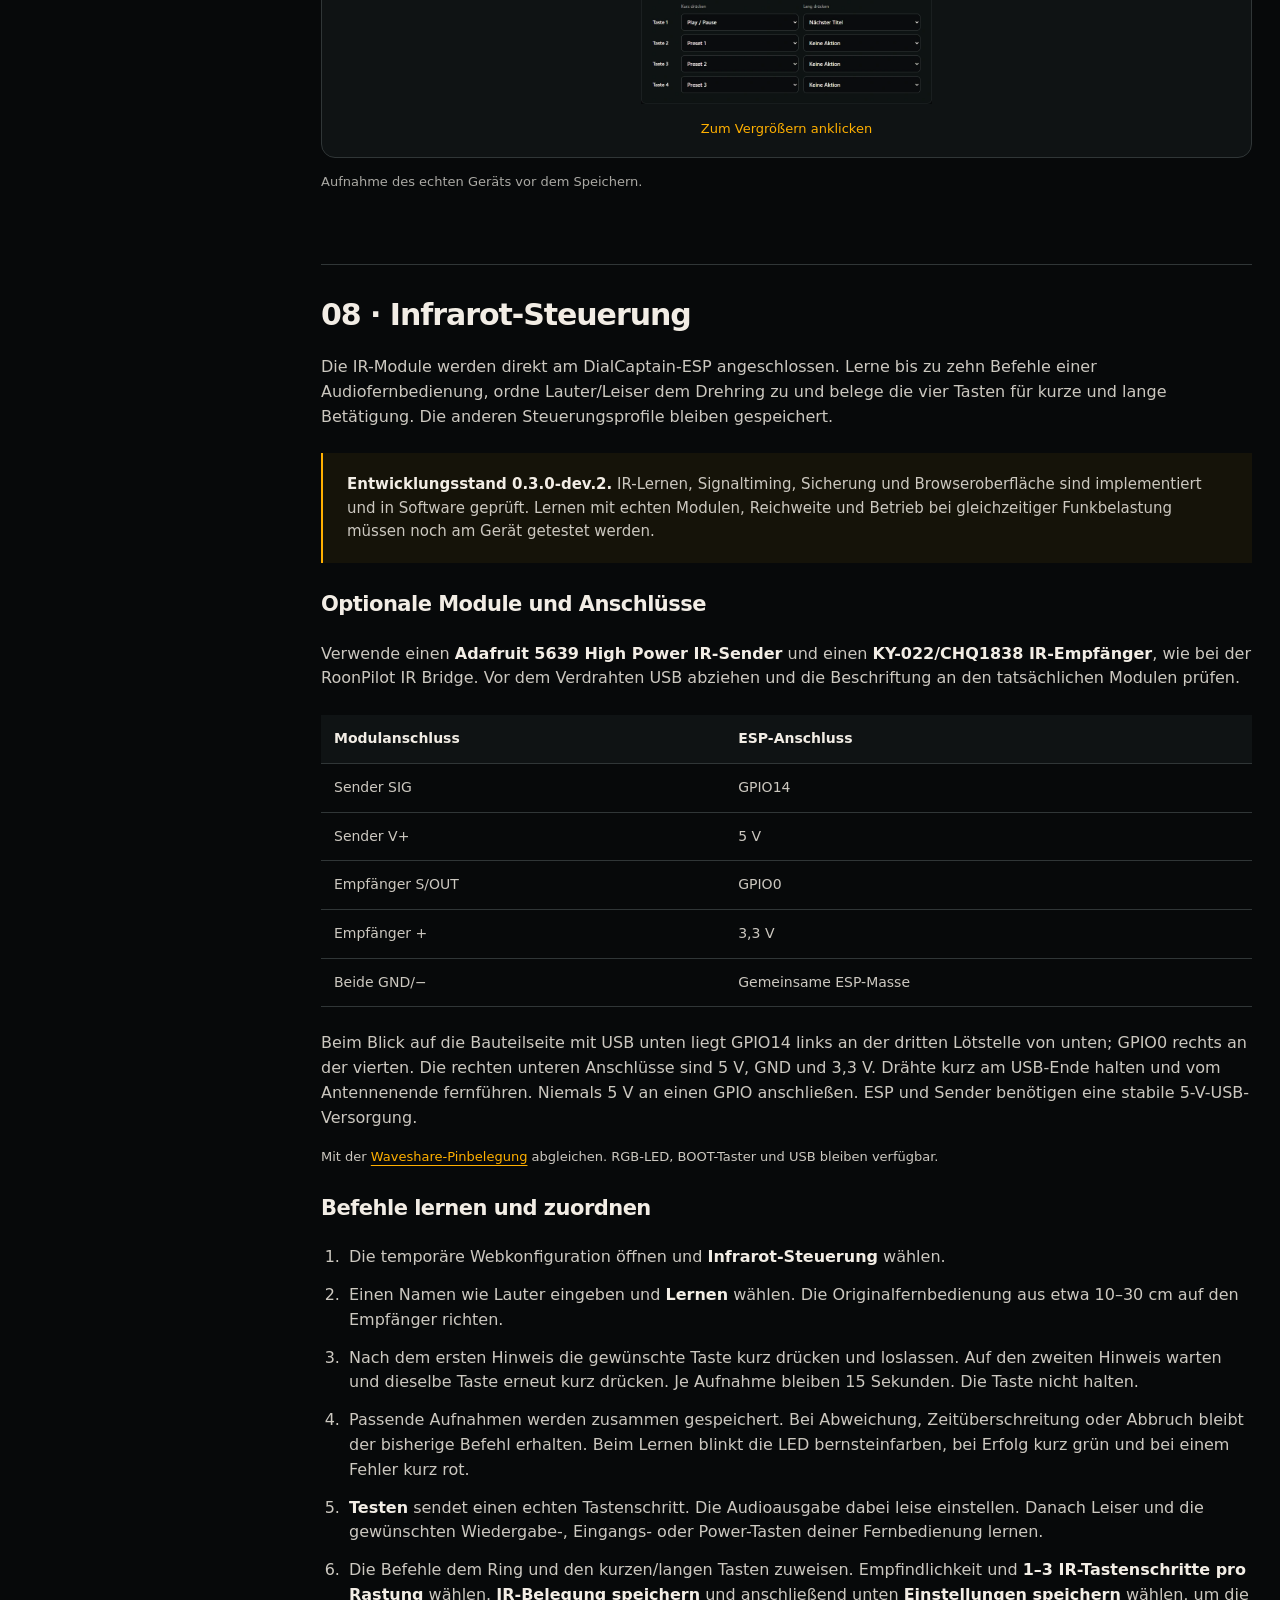
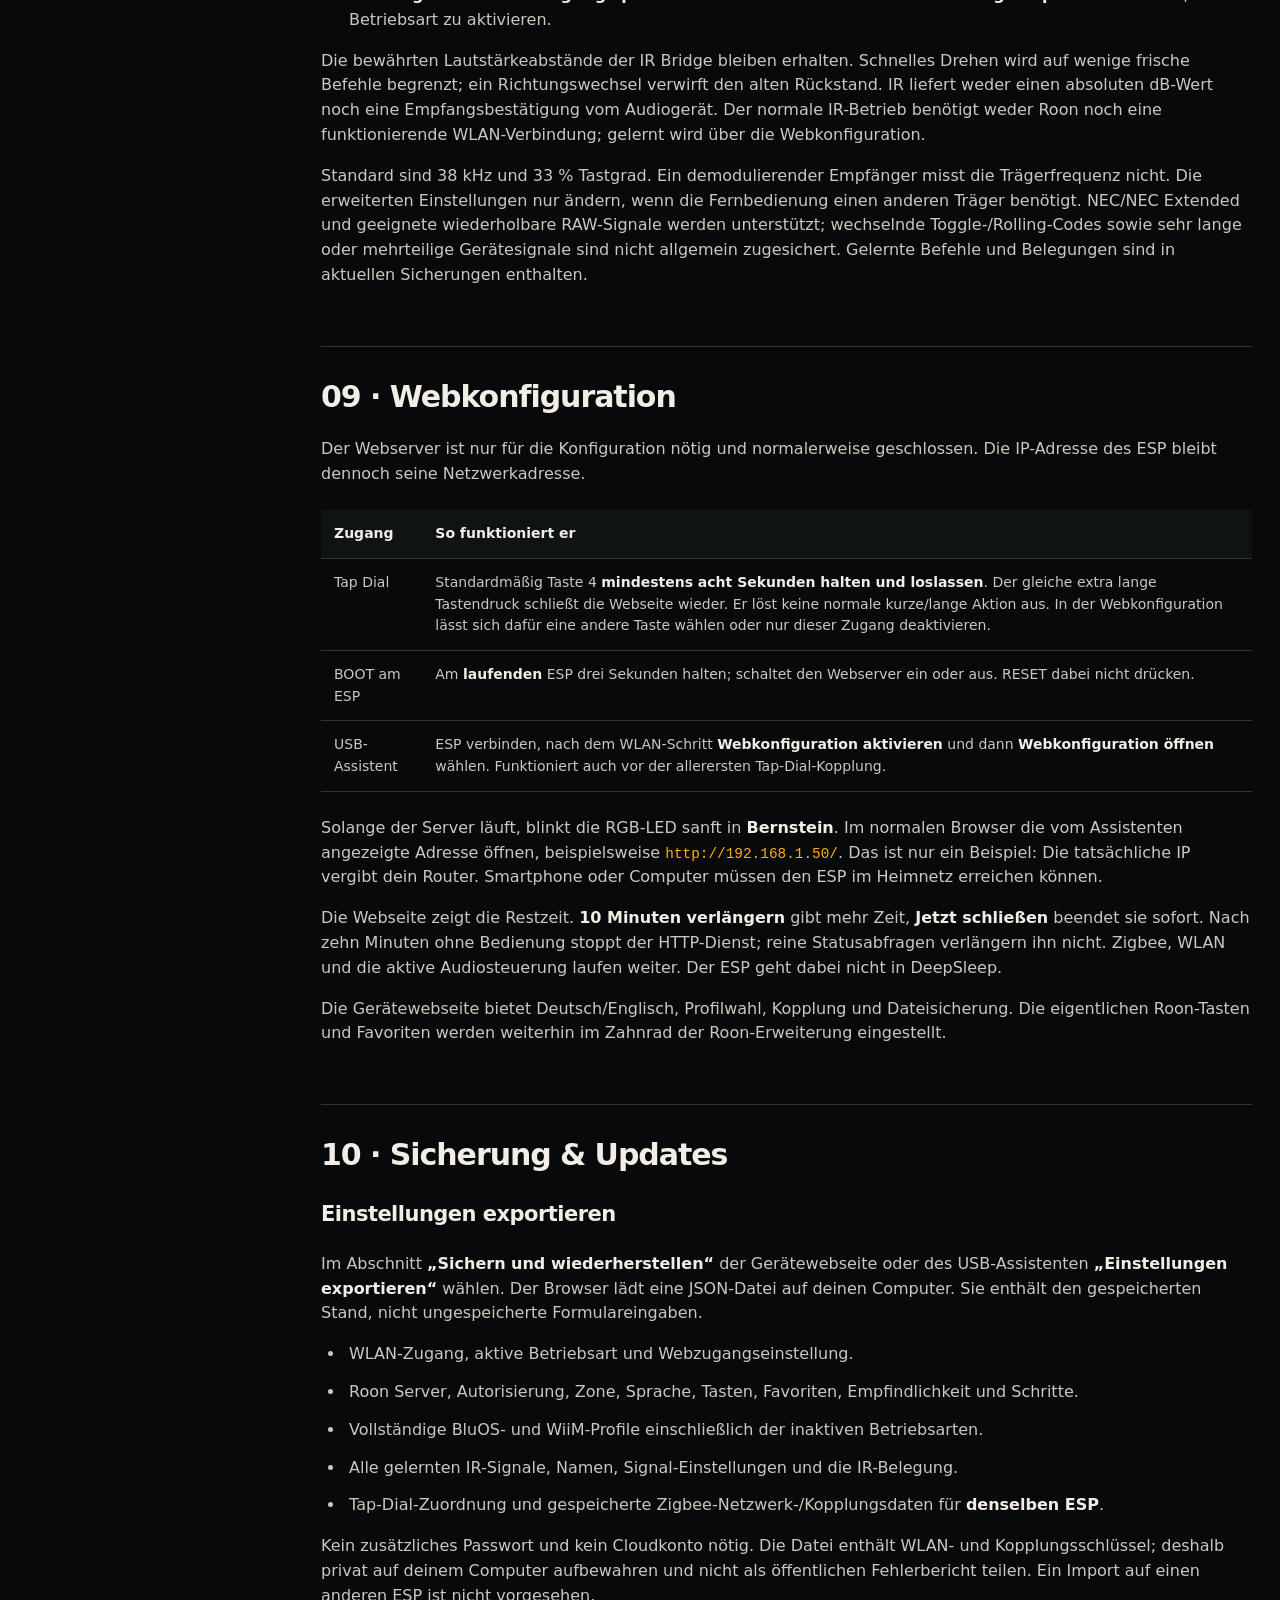
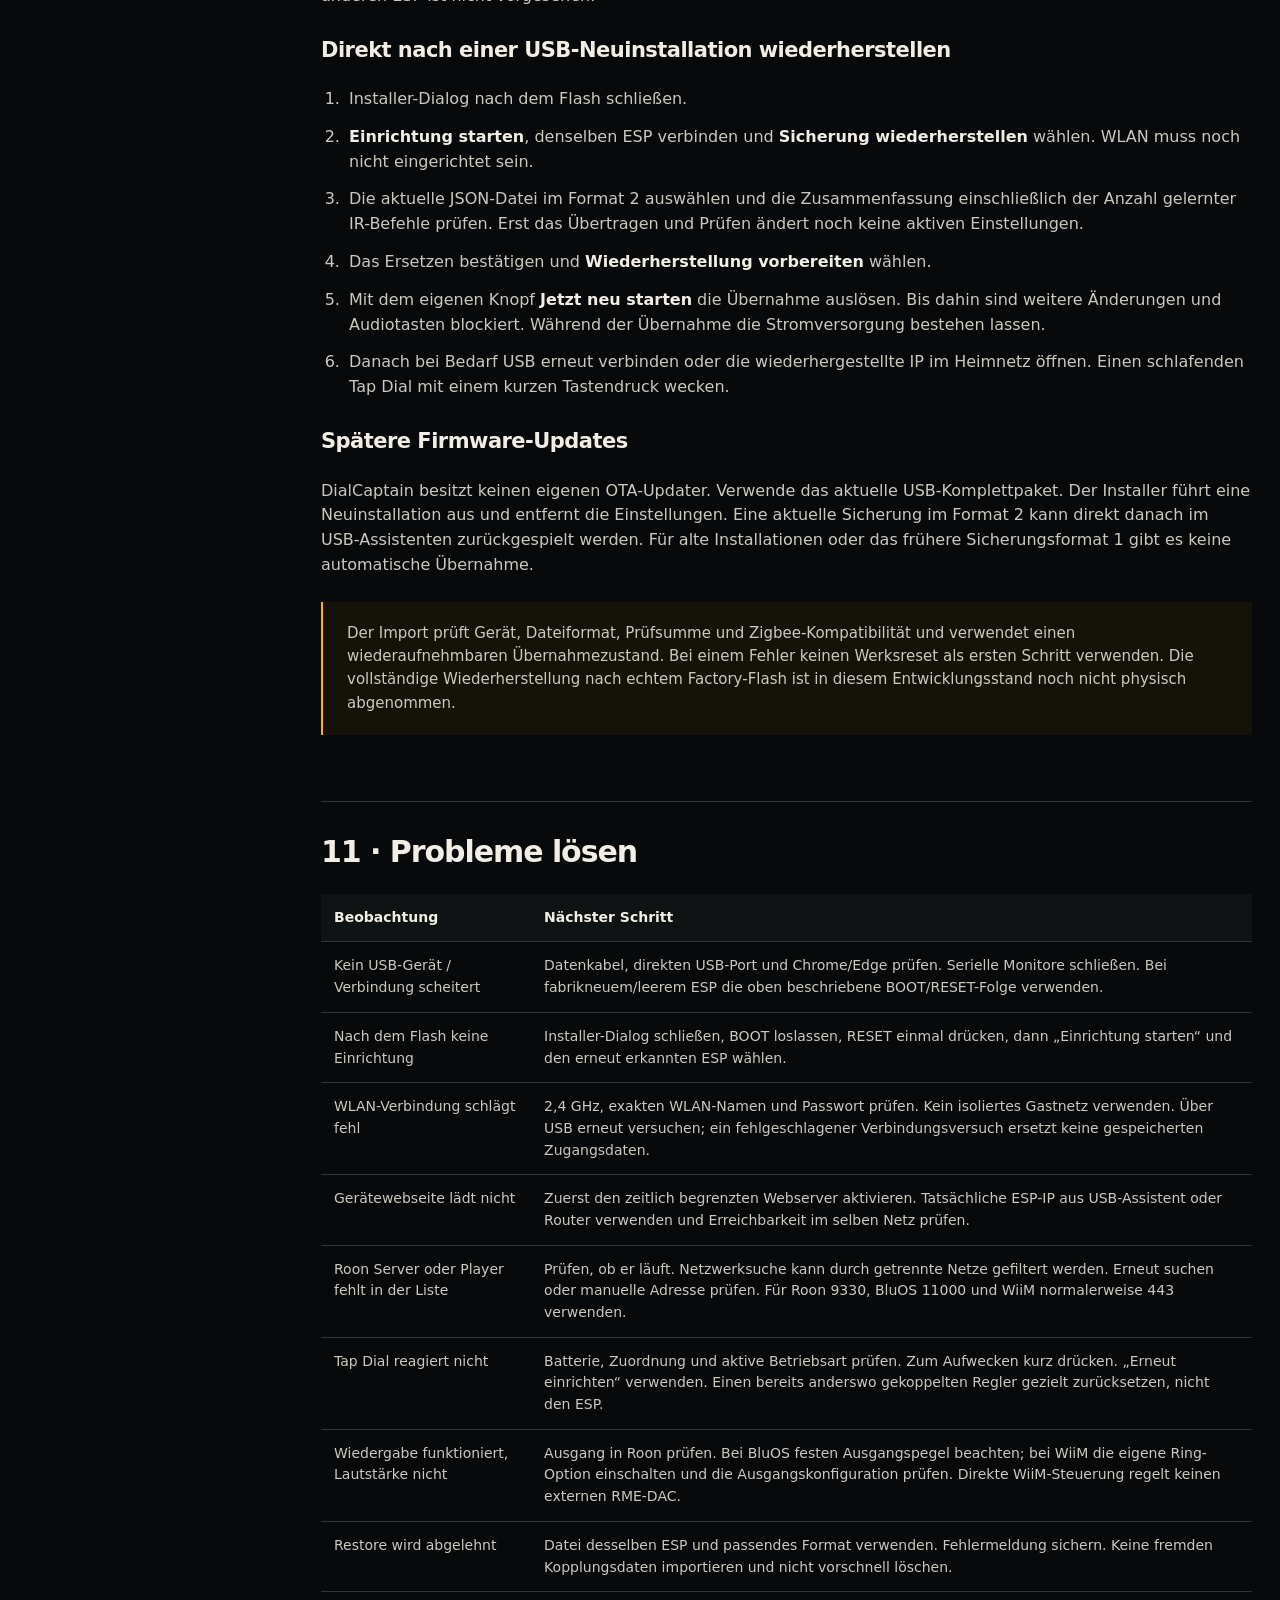
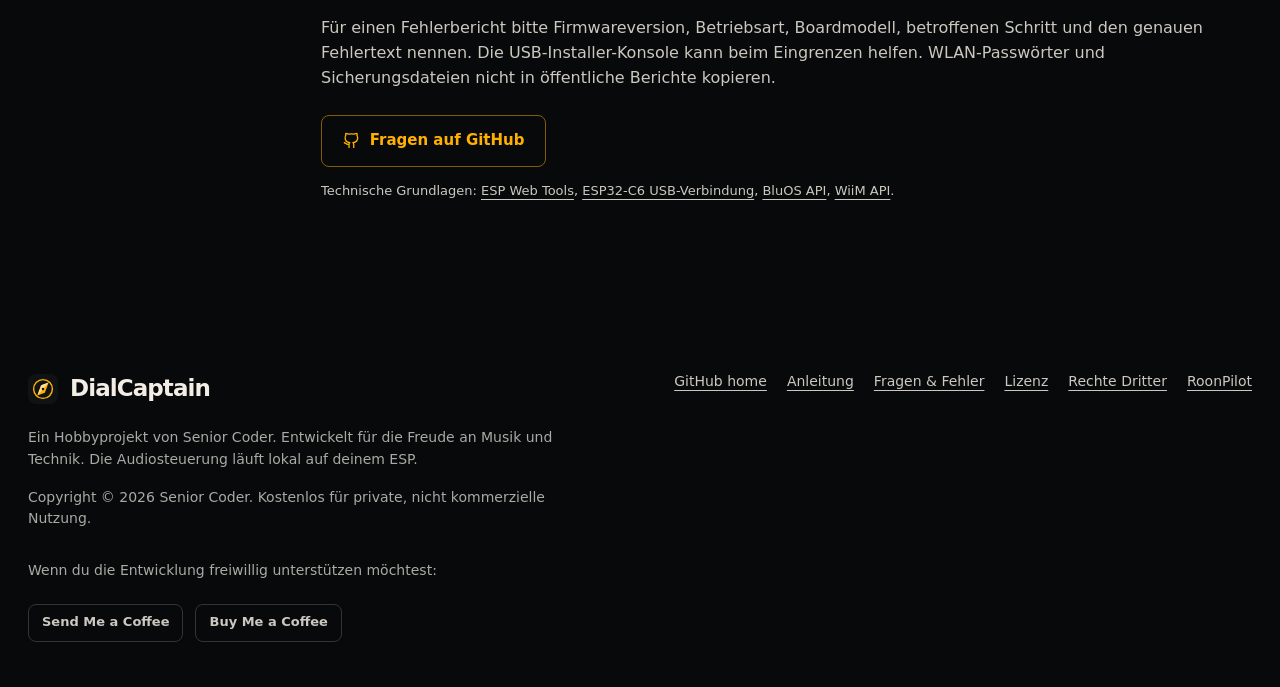
<file: docs/de/guide/index.html>
<!doctype html>
<html lang="de"><head><meta charset="utf-8"><meta name="viewport" content="width=device-width, initial-scale=1"><meta name="color-scheme" content="dark"><meta name="theme-color" content="#07090a"><meta name="robots" content="noindex,nofollow"><meta name="description" content="USB-Installation, WLAN, Erstkopplung, Roon, BluOS, WiiM und Wiederherstellung einer Sicherung."><title>DialCaptain — Vollständige Anleitung</title><link rel="icon" href="../../assets/favicon.svg"><link rel="stylesheet" href="../../assets/foundation.css"><link rel="stylesheet" href="../../assets/project.css?v=dc-0302"><script src="../../assets/navigation.js" defer></script><script src="../../assets/project.js" defer></script></head>
<body class="project-page guide-page"><a class="skip-link" href="#main">Zum Inhalt</a><svg class="icon-sprite" aria-hidden="true"><symbol id="i-usb" viewBox="0 0 24 24"><path d="M12 3v15M9 6l3-3 3 3M12 11l-5 4H4M12 14l5 4h3"/><circle cx="4" cy="15" r="1"/><rect x="19" y="17" width="2" height="2"/></symbol><symbol id="i-book" viewBox="0 0 24 24"><path d="M12 5v16M12 5C8 2 4 3 3 4v15c3-1 6-1 9 2 3-3 6-3 9-2V4c-1-1-5-2-9 1Z"/></symbol><symbol id="i-arrow" viewBox="0 0 24 24"><path d="M4 12h16M14 6l6 6-6 6"/></symbol><symbol id="i-download" viewBox="0 0 24 24"><path d="M12 3v12M7 10l5 5 5-5M4 19v2h16v-2"/></symbol><symbol id="i-github" viewBox="0 0 24 24"><path d="M9 21v-4c-4 1-4-2-6-2M15 21v-4c0-1-.5-2-1-2 4-.5 6-2 6-6 0-1-.5-3-1-3 .5-1 .5-3 0-3-2 0-3 1-4 1-2-.5-4-.5-6 0-1 0-2-1-4-1-.5 0-.5 2 0 3-.5 0-1 2-1 3 0 4 2 5.5 6 6-.5 0-1 1-1 2"/></symbol></svg>
<header class="site-header">
<div class="header-inner"><a class="brand" href="../" aria-label="DialCaptain"><img src="../../assets/favicon.svg" alt="" width="30" height="30"><span>Dial<em>Captain</em></span></a>
<nav aria-label="Hauptnavigation"><a href="../">Projektübersicht</a>
<details class="guide-chapters-menu">
<summary>Alle Kapitel</summary>
<div class="guide-chapters-list">
</div>
</details>
</nav>
<div class="header-actions"><a class="language-link" href="../../guide/" lang="en">English</a><a class="header-link" href="https://github.com/mermayer/DialCaptain" aria-label="GitHub home"><svg aria-hidden="true"><use href="#i-github"></use></svg><span>GitHub home</span></a>
<details class="mobile-menu">
<summary>Menü</summary>
<div class="mobile-links"><a href="#ready">Vorbereitung</a><a href="#usb">Über USB installieren</a><a href="#wifi">WLAN & Server</a><a href="#pair">Tap Dial koppeln</a><a href="#roon">Roon-Steuerung</a><a href="#bluos">BluOS-Steuerung</a><a href="#wiim">WiiM-Steuerung</a><a href="#infrared">Infrarot-Steuerung</a><a href="#web">Webkonfiguration</a><a href="#backup">Sicherung & Updates</a><a href="#support">Probleme lösen</a>
</div>
</details>
</div>
</div>
</header>
<main id="main">
<div class="page-width">
<div class="guide-intro">
<div class="breadcrumbs"><a class="button secondary" href="../" ><svg aria-hidden="true"><use href="#i-arrow"></use></svg>Projektübersicht</a><a class="button secondary" href="https://github.com/mermayer/DialCaptain" ><svg aria-hidden="true"><use href="#i-github"></use></svg>GitHub home</a>
</div>
<h1>Dein Einstieg in DialCaptain.</h1>
<p>Vom ersten USB-Anschluss bis zur fertigen Tastenbelegung. Schritt für Schritt für Roon, BluOS, WiiM und Infrarot.</p>
<div class="actions"><a class="button secondary video-guide-link" href="../../video/dialcaptain-installation-de.html"><span aria-hidden="true">▶</span>Installationsvideo ansehen</a></div>
<aside class="project-support" aria-label="DialCaptain unterstützen"><p>Ein freiwilliges Dankeschön für die Arbeit an DialCaptain.</p><div class="support-links support-links-prominent"><a class="button" href="https://buy.stripe.com/6oU3cw0eV0hC5nbdlX2Fa00"><svg aria-hidden="true" viewBox="0 0 24 24"><path d="M4 8h13v9a4 4 0 0 1-4 4H8a4 4 0 0 1-4-4ZM17 9h2a3 3 0 0 1 0 6h-2M7 3v2m4-3v3m4-2v2"/></svg>Send Me a Coffee</a><a class="button" href="https://buymeacoffee.com/mermayer"><svg aria-hidden="true" viewBox="0 0 24 24"><path d="M4 8h13v9a4 4 0 0 1-4 4H8a4 4 0 0 1-4-4ZM17 9h2a3 3 0 0 1 0 6h-2M7 3v2m4-3v3m4-2v2"/></svg>Buy Me a Coffee</a></div></aside>
</div>
<div class="guide-layout">
<aside class="guide-nav" aria-label="Inhaltsverzeichnis">
<h2>Auf dieser Seite</h2><a href="#ready">Vorbereitung</a><a href="#usb">Über USB installieren</a><a href="#wifi">WLAN & Server</a><a href="#pair">Tap Dial koppeln</a><a href="#roon">Roon-Steuerung</a><a href="#bluos">BluOS-Steuerung</a><a href="#wiim">WiiM-Steuerung</a><a href="#infrared">Infrarot-Steuerung</a><a href="#web">Webkonfiguration</a><a href="#backup">Sicherung & Updates</a><a href="#support">Probleme lösen</a>
</aside>
<article class="guide-article">
<section id="ready">
<h2>01 · Vorbereitung</h2>
<p>DialCaptain verbindet einen <strong>Philips Hue Tap Dial RDM002</strong> über Zigbee mit einem <strong>ESP32-C6 Zero mit 8 MB Flash</strong>. Der ESP sendet anschließend Befehle über dein WLAN an Roon, einen BluOS-Player oder einen WiiM. Musik wird weiterhin von deinem bisherigen Audiosystem abgespielt.</p>
<ul>
<li>Ein Computer mit <strong>Chrome oder Edge</strong>, ein USB-Datenkabel und der ESP. Ein reines Ladekabel genügt nicht. Ein USB-Hub kann bei Problemen durch einen direkten Anschluss ersetzt werden.</li>
<li>Ein <strong>2,4-GHz-WLAN</strong> mit WLAN-Name und Passwort. Computer, ESP und Player beziehungsweise Roon Server müssen im Heimnetz miteinander kommunizieren können. Ein isoliertes Gastnetz ist ungeeignet.</li>
<li>Für Roon: ein laufender Roon Server und eine vorhandene Wiedergabezone. Für BluOS oder WiiM: ein eingerichteter Player; gewünschte Presets am besten vorher in dessen App anlegen.</li>
<li>Der Tap Dial arbeitet mit einer CR2032-Batterie. <strong>Philips Hue nennt mindestens zwei Jahre Batterielaufzeit.</strong> Der <strong>ESP braucht dauerhaft USB-Strom</strong>; dafür genügt ein kleines, stabiles <strong>5-V-USB-Netzteil</strong>. Ein leistungsstarkes Schnellladegerät ist nicht erforderlich. Der Computer wird nur zur USB-Einrichtung benötigt.</li>
</ul>
<p class="media-caption">Die <a class="inline-link" href="https://www.philips-hue.com/de-de/p/hue-tap-dial-switch/8719514440999">Batterielaufzeit ist eine Herstellerangabe zum Tap Dial</a> und hängt von der Nutzung ab. Für DialCaptain liegt noch keine Langzeitmessung vor. Auch der konkrete Stromverbrauch des ESP wurde noch nicht gemessen.</p>
<p>Eine Hue Bridge, RoonPilot, Home Assistant oder ein zusätzlicher Computer-Dienst sind nicht erforderlich. Der Tap Dial gehört zu einem Zigbee-Netz und kann nicht gleichzeitig an Hue Bridge und DialCaptain gekoppelt sein.</p>
<h3>Weitere Geräte und zukünftige Erweiterungen</h3><p>Netzwerkfähige Audiogeräte anderer Hersteller können grundsätzlich durch eine zusätzliche Anbindung unterstützt werden, wenn ihre erreichbare REST-API geeignete Befehle und den erforderlichen Zugriff erlaubt. Jede Anbindung muss umgesetzt und am Gerät geprüft werden; dafür fehlen derzeit geeignete Testgeräte. Zur Auswahl stehen Roon, BluOS, WiiM und die optionale Infrarot-Steuerung. <a class="inline-link" href="../#future-integrations">Mehr zu zukünftigen Erweiterungen</a>.</p>
<div class="notice"><strong>Entwicklungsstand 0.3.0-dev.2.</strong> Die vorhandene Bedienung ist getestet. Die vollständige Erstkopplung eines neuen Reglers und ein Restore nach echtem Factory-Flash müssen noch gesondert am Gerät abgenommen werden. Diese Vorschau ist kein stabiler Release.</div>
</section>
<section id="usb">
<h2>02 · Über USB installieren</h2>
<p>Der Webinstaller überträgt die Firmware per USB. Danach führt dich derselbe Assistent durch WLAN, Serverwahl oder Wiederherstellung. Dafür musst du weder Treiberpakete auf Verdacht installieren noch eine Entwicklungsumgebung einrichten.</p>
<ol>
<li><strong>Neuinstallation vorbereiten:</strong> Das aktuelle Paket setzt Firmware und Speicher gemeinsam neu auf und entfernt alle Einstellungen und die Tap-Dial-Kopplung. Sichere einen bereits eingerichteten aktuellen Stand im Format 2, wenn du ihn danach wiederherstellen möchtest. Alte Sicherungen im Format 1 werden nicht übernommen.</li>
<li><strong>ESP direkt anschließen:</strong> Ein USB-Datenkabel zwischen Computer und ESP32-C6 stecken. Andere serielle Monitore und Browser-Tabs schließen, die dieses Gerät geöffnet haben.</li>
<li><strong>Installer öffnen:</strong> Den folgenden Knopf in Chrome oder Edge auf dem Computer öffnen. Für eine veröffentlichte Seite ist HTTPS erforderlich; die lokale Vorschau unter <code>localhost</code> funktioniert ebenfalls. Die HTML-Datei nicht einfach per Doppelklick öffnen.</li>
</ol>
<div class="actions"><a class="button primary" href="../../firmware/?lang=de" ><svg aria-hidden="true"><use href="#i-usb"></use></svg>USB-Webinstaller öffnen</a>
</div>
<ol start="4">
<li><strong>„Firmware neu installieren“</strong> wählen. Der Browser zeigt seine USB-Geräteauswahl. Den angeschlossenen ESP auswählen und auf <strong>Verbinden / Connect</strong> klicken. Häufig heißt der Eintrag <strong>USB JTAG/serial debug unit</strong> oder ähnlich. <code>COM…</code> unter Windows und <code>cu.usbmodem…</code> unter macOS sind nur Anschlussnamen und können abweichen.</li>
<li><strong>„Install DialCaptain“</strong> wählen und die vollständige Neuinstallation bestätigen. Dabei werden alle Einstellungen entfernt; Firmware und die aktuelle Speicheraufteilung werden gemeinsam aufgespielt.</li>
<li><strong>Installation bestätigen und warten.</strong> Kabel nicht abziehen und Browser nicht schließen. Der Vorgang endet mit einer Erfolgsmeldung. Ein Fortschrittsbalken allein ist noch kein Abschluss.</li>
<li><strong>Installer-Dialog schließen.</strong> Dadurch wird die serielle Verbindung freigegeben. Wenn die Firmware nach dem Flash nicht startet, BOOT loslassen und RESET einmal kurz drücken. Warten, bis das USB-Gerät wieder erkannt wird.</li>
<li><strong>„Einrichtung starten“</strong> darunter wählen, den ESP erneut im USB-Dialog auswählen und verbinden. Nun <strong>„Neu einrichten“</strong> oder <strong>„Sicherung wiederherstellen“</strong> wählen. Eine Sicherung kann direkt jetzt, noch vor der WLAN-Einrichtung, eingespielt werden.</li>
</ol>
<div class="notice"><strong>Falscher Chip?</strong> Dieser Installer ist ausschließlich für ESP32-C6. Bei einer Meldung über einen anderen ESP nicht fortfahren, sondern das richtige Board auswählen. Anders als beim RoonPilot-Display gibt es hier keinen zweiten Companion-Prozessor. Das Drehen des USB-C-Steckers wählt keinen anderen ESP aus.</div>
<h3>Kein Gerät sichtbar oder Verbindung scheitert?</h3>
<ol>
<li>Anderes USB-Datenkabel und direkten USB-Port probieren. Prüfen, ob Chrome oder Edge die USB-Auswahl anbieten darf und kein anderes Programm den Port belegt.</li>
<li>Bei leerem Flash oder wenn der automatische Einstieg nicht gelingt: <strong>BOOT gedrückt halten, RESET kurz drücken und loslassen, danach BOOT loslassen.</strong> Den neu erkannten Anschluss im Browser erneut auswählen. Das versetzt den ESP in den Downloadmodus; dabei werden keine Einstellungen gelöscht.</li>
<li>Nach erfolgreichem Flash BOOT nicht gedrückt halten; bei Bedarf RESET einmal drücken und die USB-Einrichtung erneut starten.</li>
</ol>
<p>Diese BOOT/RESET-Folge entspricht der <a class="inline-link" href="https://docs.waveshare.com/ESP32-C6-Zero/FAQ">Waveshare-Anleitung für den C6 Zero</a>. Sie ist etwas anderes als das drei Sekunden lange Halten von BOOT bei bereits laufender DialCaptain-Firmware.</p>
<figure><button class="media-button" type="button" data-enlarge><img src="../../assets/usb-installer-de.webp" alt="USB-Webinstaller: Firmware installieren" loading="lazy" width="752" height="318"><span>Zum Vergrößern anklicken</span></button>
<figcaption class=media-caption>Der erste Schritt des echten Browser-Assistenten. Die Einrichtung startet anschließend separat.</figcaption>
</figure>
</section>
<section id="wifi">
<h2>03 · WLAN & Server</h2>
<h3>Neu einrichten</h3>
<ol>
<li>Nach „Einrichtung starten“ den ESP verbinden und <strong>Neu einrichten</strong> wählen.</li>
<li>Dein <strong>2,4-GHz-WLAN</strong> in der Liste wählen. „Erneut suchen“ aktualisiert sie; für ein verborgenes Netz den WLAN-Namen selbst eingeben. Das Passwort nur in das Passwortfeld eintragen.</li>
<li><strong>„Verbindung testen und speichern“</strong> anklicken. Der ESP prüft die Verbindung und speichert die neuen Zugangsdaten erst nach Erfolg. Das kann etwa 20 Sekunden dauern. Eine Fehlermeldung erläutert den nächsten Schritt; vorhandene Zugangsdaten werden nicht durch einen fehlgeschlagenen Versuch ersetzt.</li>
<li>Ist der ESP bereits verbunden, kann <strong>„Verbundenes WLAN verwenden“</strong> gewählt werden.</li>
</ol>
<h3>Wenn du Roon verwenden möchtest</h3>
<ol>
<li>Den gefundenen Roon Server auswählen und <strong>„Server auswählen und speichern“</strong> wählen.</li>
<li>Falls er fehlt: sicherstellen, dass Roon Server läuft. „Erneut suchen“ verwenden oder unter „Server über seine Adresse hinzufügen“ IP/Hostname und den API-Port eintragen. Standard ist <strong>9330</strong>. „Server prüfen“ bestätigt seine Identität vor dem Speichern.</li>
<li>In Roon <strong>Einstellungen → Erweiterungen</strong> öffnen und <strong>DialCaptain aktivieren</strong>. Mit „Verbindung prüfen“ im Assistenten den Status aktualisieren. Die Zone wird anschließend im Zahnrad der Erweiterung ausgewählt.</li>
</ol>
<p>Für <strong>BluOS oder WiiM</strong> ist keine Roon-Freigabe nötig. Nach erfolgreichem WLAN im zusätzlichen Abschnitt <strong>„Webkonfiguration aktivieren“ → „Webkonfiguration öffnen“</strong> wählen; die Roon-Serverwahl kann übersprungen werden.</p>
<div class="notice">Bei dieser Einrichtung bleibt dein Computer mit dem normalen Netzwerk verbunden. Es wird kein „DialCaptain-Setup“-WLAN erzeugt. Die USB-Verbindung überträgt die WLAN-Daten direkt an den ESP. Die spätere Gerätewebseite verwendet seine vom Router vergebene IP-Adresse, nicht <code>192.168.4.1</code>.</div>
</section>
<section id="pair">
<h2>04 · Tap Dial koppeln</h2>
<p>Die Erstkopplung funktioniert ohne bereits zugeordneten Regler. Nach dem WLAN-Schritt im USB-Assistenten die Webkonfiguration aktivieren und öffnen. Alternativ am laufenden ESP BOOT drei Sekunden halten und die bekannte IP-Adresse öffnen.</p>
<ol>
<li>Im Abschnitt <strong>„Philips Hue Tap Dial koppeln“</strong> auf <strong>„Tap Dial erstmals koppeln“</strong> klicken. Die Suche ist drei Minuten geöffnet.</li>
<li>Den neuen Tap Dial nahe an den ESP legen. <strong>Taste 1, mit einem Punkt, etwa drei Sekunden halten</strong>, bis seine LED blinkt.</li>
<li>Der Browser zeigt <strong>Suchen → Prüfen → Einrichten → Fertig</strong>. Während der Einrichtung gelegentlich eine Taste kurz drücken, damit der batteriebetriebene Regler wach bleibt. Diese Tastendrücke lösen während der Kopplung keine Musikbefehle aus.</li>
<li>Erst bei <strong>Fertig</strong> ist die Zuordnung gespeichert. Danach die gewünschte Audiosteuerung und Tastenbelegung einrichten.</li>
</ol>
<h3>Vorher an einer Hue Bridge oder einem anderen ESP gekoppelt?</h3>
<p>Nur den <strong>Tap Dial selbst</strong> zurücksetzen: den SETUP-Taster auf seiner Rückseite länger als zehn Sekunden halten. Damit wird seine bisherige Zigbee-Kopplung aufgehoben. Anschließend bei geöffneter Suche Taste 1 etwa drei Sekunden halten. Der ESP benötigt dafür keinen Werksreset.</p>
<h3>Erneut einrichten oder ersetzen</h3>
<p><strong>„Vorhandenen Tap Dial erneut einrichten“</strong> richtet denselben Regler erneut ein; normalerweise genügt ein kurzer Tastendruck zum Aufwecken. <strong>„Anderen Tap Dial koppeln“</strong> verlangt eine Bestätigung und ersetzt die bisherige Zuordnung erst nach vollständigem Erfolg. Pro ESP wird ein Tap Dial verwendet. Ein Abbruch oder Zeitablauf löscht weder die vorhandene Zuordnung noch deine Audioeinstellungen.</p>
<p>Referenzen: <a class="inline-link" href="https://www.assets.signify.com/is/content/PhilipsLighting/8719514440999">Philips-Hue-Handbuch</a> und <a class="inline-link" href="https://www.philips-hue.com/en-gb/p/hue-tap-dial-switch/8719514440999">Produkt-FAQ</a>.</p>
<figure><button class="media-button" type="button" data-enlarge><img src="../../assets/pairing-de.webp" alt="Tap-Dial-Kopplungsbereich auf dem angeschlossenen DialCaptain" loading="lazy" width="812" height="322"><span>Zum Vergrößern anklicken</span></button>
<figcaption class=media-caption>Die Abbildung zeigt den vorhandenen, bereits zugeordneten Regler. Die Suche wurde für den Screenshot nicht gestartet.</figcaption>
</figure>
</section>
<section id="roon">
<h2>05 · Roon-Steuerung</h2>
<ol>
<li>In der Gerätewebseite <strong>Betriebsart → Roon</strong> wählen und speichern, falls eine andere Betriebsart aktiv ist.</li>
<li>In Roon <strong>Einstellungen → Erweiterungen → DialCaptain</strong> aktivieren und das Zahnrad öffnen.</li>
<li><strong>Language / Sprache</strong> auswählen. Diese Einstellung ist unabhängig von der Sprache der Roon-App.</li>
<li>Die gewünschte <strong>Roon-Zone</strong> aus der Liste auswählen.</li>
<li><strong>Drehregler-Empfindlichkeit</strong> und <strong>Schritte pro Rastung</strong> getrennt einstellen. Es gibt 1 bis 4 native Roon-Schritte. Beispiel: Bei einem Ausgang mit 0,5 dB pro Roon-Schritt ergeben zwei Schritte 1 dB pro Rastung. Die Einheit und Auflösung bestimmt der gewählte Roon-Lautstärkeanbieter.</li>
<li>Für jede der vier Tasten eine <strong>kurze und lange Aktion</strong> auswählen, etwa Play/Pause, nächster/vorheriger Titel, Stumm oder Favorit.</li>
<li>Für jeden der drei Favoriten die Quelle <strong>Roon-Playlist</strong> oder <strong>Roon-Radiosender</strong> und danach den Eintrag aus der Liste wählen. Radiosender stammen aus <strong>Meine Live-Radiosender</strong>. Bei langen Listen durch die Seiten blättern; Namen müssen nicht abgetippt werden.</li>
<li><strong>Speichern</strong>. Bei geringer Lautstärke zuerst einen einzelnen Befehl testen. Die Erweiterungs-Statuszeile zeigt nach einer Rückmeldung des Tap Dial auch dessen Batteriewert; ohne Messwert erscheint ein Hinweis.</li>
</ol>
<p>Die Abbildung zeigt eine Beispielzone mit zwei nativen Roon-Schritten pro Rastung. Eine RME Bridge kann in Roon den Lautstärkeanbieter stellen; DialCaptain selbst braucht dafür keine eigene RME- oder IR-Anbindung. Ein fester Ausgang kann über den Ring nicht regelbar sein.</p>
<figure><button class="media-button" type="button" data-enlarge><img src="../../assets/roon-settings.webp" alt="Roon-Erweiterung: Zone, Drehring, Tasten und Favoriten" loading="lazy" width="745" height="1000"><span>Zum Vergrößern anklicken</span></button>
<figcaption class=media-caption>Vom Entwickler bereitgestellter Screenshot. Namen und vorhandene Listen hängen von deiner Roon-Bibliothek ab.</figcaption>
</figure>
</section>
<section id="bluos">
<h2>06 · BluOS-Steuerung</h2>
<ol>
<li>Gerätewebseite öffnen, <strong>Betriebsart → BluOS-Steuerung</strong> wählen.</li>
<li>Den Player aus der Netzwerksuche auswählen. Sie zeigt Namen, Modell und Adresse. Falls sie leer bleibt, IP-Adresse oder Hostname manuell eintragen; Standardport <strong>11000</strong>. Mit <strong>„Player prüfen & Presets laden“</strong> das richtige Gerät bestätigen. Suchen und Prüfen starten keine Musik.</li>
<li>Drei der im Player vorhandenen <strong>Presets</strong> auswählen. Gewünschte Sender, Playlists oder andere Inhalte zuerst in BluOS als Presets speichern. DialCaptain verwaltet diese Inhalte nicht selbst.</li>
<li>Kurze und lange Tastenaktionen vergeben: Play/Pause, Wiedergabe, Pause, Vor/Zurück, Stumm umschalten, Stopp, Preset 1–3 oder keine Aktion. Welche Aktionen die aktuelle Quelle unterstützt, bestimmt der Player.</li>
<li>Empfindlichkeit und <strong>0,5 / 1 / 2 dB pro Rastung</strong> wählen. Grenzen und tatsächliche Auflösung des Players gelten weiterhin. Ein fester Ausgangspegel wird nicht verändert.</li>
<li><strong>Einstellungen speichern</strong>. Erst das Speichern aktiviert die Auswahl. Das Roon-Profil und das WiiM-Profil bleiben erhalten.</li>
</ol>
<p>Die Lautstärkebefehle adressieren den gewählten BluOS-Player, ohne ausdrücklich andere Gruppenmitglieder mitzuverstellen. Fehlgeschlagene und veraltete Befehle werden nicht später nachgeholt. Getestete Beispiele sind keine Zusage für jede Kombination aus BluOS-Modell, Quelle und Gruppierung.</p>
<figure><button class="media-button" type="button" data-enlarge><img src="../../assets/bluos-de.webp" alt="BluOS-Formular auf dem echten DialCaptain" loading="lazy" width="812" height="1517"><span>Zum Vergrößern anklicken</span></button>
<figcaption class=media-caption>Aufnahme vor dem Speichern; sie ändert nicht das aktive Profil.</figcaption>
</figure>
</section>
<section id="wiim">
<h2>07 · WiiM-Steuerung</h2>
<ol>
<li>In <strong>WiiM Home</strong> die gewünschten Inhalte als Presets anlegen. Ein Preset kann je nach Dienst Radio, Playlist, Album oder andere Inhalte starten.</li>
<li>Gerätewebseite öffnen und <strong>Betriebsart → WiiM-Steuerung</strong> wählen.</li>
<li>Den gefundenen WiiM auswählen oder seine IP-Adresse eintragen. Die lokale HTTPS-API verwendet normalerweise <strong>Port 443</strong>. <strong>„Player prüfen & Presets laden“</strong> bestätigt den Player und lädt bis zu zwölf Presets.</li>
<li>Drei Favoriten aus diesen Presets wählen und kurze beziehungsweise lange Tastenaktionen zuweisen. Vor/Zurück funktionieren nur bei Quellen, die solche Befehle unterstützen.</li>
<li>Nur wenn du die <strong>eigene WiiM-Lautstärke</strong> steuern willst, <strong>„Lautstärke mit dem Drehring am WiiM regeln“</strong> aktivieren. Bei einem neuen Profil ist das zunächst ausgeschaltet. 1 / 2 / 5 Prozentpunkte pro Rastung und Empfindlichkeit getrennt wählen.</li>
<li><strong>Einstellungen speichern</strong>. Die anderen Profile bleiben erhalten.</li>
</ol>
<div class="notice">Die direkte WiiM-Lautstärke ist nicht die Lautstärke eines externen DAC. Für eine Roon-Zone mit RME-Lautstärkeanbieter die Betriebsart <strong>Roon</strong> verwenden. Die WiiM-Ausgangsart wird nicht automatisch umgestellt; bei festem Pegel die passende Einstellung selbst in WiiM Home wählen.</div>
<p>DialCaptain liest keine vollständigen Streamingdienst-Kataloge aus; die Presets werden in WiiM Home gepflegt. Mute kann laut WiiM-API Mitglieder einer bestehenden WiiM-Gruppe mit betreffen. DialCaptain erstellt selbst keine Gruppen. Die Anbindung ist am WiiM Ultra getestet; weitere Modelle und Quellen können sich unterscheiden.</p>
<figure><button class="media-button" type="button" data-enlarge><img src="../../assets/wiim-de.webp" alt="WiiM-Formular mit separater Ring-Lautstärkeoption" loading="lazy" width="812" height="1560"><span>Zum Vergrößern anklicken</span></button>
<figcaption class=media-caption>Aufnahme des echten Geräts vor dem Speichern.</figcaption>
</figure>
</section>
<section id="infrared">
<h2>08 · Infrarot-Steuerung</h2>
<p>Die IR-Module werden direkt am DialCaptain-ESP angeschlossen. Lerne bis zu zehn Befehle einer Audiofernbedienung, ordne Lauter/Leiser dem Drehring zu und belege die vier Tasten für kurze und lange Betätigung. Die anderen Steuerungsprofile bleiben gespeichert.</p>
<div class="notice"><strong>Entwicklungsstand 0.3.0-dev.2.</strong> IR-Lernen, Signaltiming, Sicherung und Browseroberfläche sind implementiert und in Software geprüft. Lernen mit echten Modulen, Reichweite und Betrieb bei gleichzeitiger Funkbelastung müssen noch am Gerät getestet werden.</div>
<h3>Optionale Module und Anschlüsse</h3>
<p>Verwende einen <strong>Adafruit 5639 High Power IR-Sender</strong> und einen <strong>KY-022/CHQ1838 IR-Empfänger</strong>, wie bei der RoonPilot IR Bridge. Vor dem Verdrahten USB abziehen und die Beschriftung an den tatsächlichen Modulen prüfen.</p>
<div class="table-wrap"><table><thead><tr><th>Modulanschluss</th><th>ESP-Anschluss</th></tr></thead><tbody><tr><td>Sender SIG</td><td>GPIO14</td></tr><tr><td>Sender V+</td><td>5 V</td></tr><tr><td>Empfänger S/OUT</td><td>GPIO0</td></tr><tr><td>Empfänger +</td><td>3,3 V</td></tr><tr><td>Beide GND/−</td><td>Gemeinsame ESP-Masse</td></tr></tbody></table></div>
<p>Beim Blick auf die Bauteilseite mit USB unten liegt GPIO14 links an der dritten Lötstelle von unten; GPIO0 rechts an der vierten. Die rechten unteren Anschlüsse sind 5 V, GND und 3,3 V. Drähte kurz am USB-Ende halten und vom Antennenende fernführen. Niemals 5 V an einen GPIO anschließen. ESP und Sender benötigen eine stabile 5-V-USB-Versorgung.</p>
<p class="media-caption">Mit der <a class="inline-link" href="https://docs.waveshare.com/ESP32-C6-Zero">Waveshare-Pinbelegung</a> abgleichen. RGB-LED, BOOT-Taster und USB bleiben verfügbar.</p>
<h3>Befehle lernen und zuordnen</h3>
<ol><li>Die temporäre Webkonfiguration öffnen und <strong>Infrarot-Steuerung</strong> wählen.</li><li>Einen Namen wie Lauter eingeben und <strong>Lernen</strong> wählen. Die Originalfernbedienung aus etwa 10–30 cm auf den Empfänger richten.</li><li>Nach dem ersten Hinweis die gewünschte Taste kurz drücken und loslassen. Auf den zweiten Hinweis warten und dieselbe Taste erneut kurz drücken. Je Aufnahme bleiben 15 Sekunden. Die Taste nicht halten.</li><li>Passende Aufnahmen werden zusammen gespeichert. Bei Abweichung, Zeitüberschreitung oder Abbruch bleibt der bisherige Befehl erhalten. Beim Lernen blinkt die LED bernsteinfarben, bei Erfolg kurz grün und bei einem Fehler kurz rot.</li><li><strong>Testen</strong> sendet einen echten Tastenschritt. Die Audioausgabe dabei leise einstellen. Danach Leiser und die gewünschten Wiedergabe-, Eingangs- oder Power-Tasten deiner Fernbedienung lernen.</li><li>Die Befehle dem Ring und den kurzen/langen Tasten zuweisen. Empfindlichkeit und <strong>1–3 IR-Tastenschritte pro Rastung</strong> wählen. <strong>IR-Belegung speichern</strong> und anschließend unten <strong>Einstellungen speichern</strong> wählen, um die Betriebsart zu aktivieren.</li></ol>
<p>Die bewährten Lautstärkeabstände der IR Bridge bleiben erhalten. Schnelles Drehen wird auf wenige frische Befehle begrenzt; ein Richtungswechsel verwirft den alten Rückstand. IR liefert weder einen absoluten dB-Wert noch eine Empfangsbestätigung vom Audiogerät. Der normale IR-Betrieb benötigt weder Roon noch eine funktionierende WLAN-Verbindung; gelernt wird über die Webkonfiguration.</p>
<p>Standard sind 38 kHz und 33 % Tastgrad. Ein demodulierender Empfänger misst die Trägerfrequenz nicht. Die erweiterten Einstellungen nur ändern, wenn die Fernbedienung einen anderen Träger benötigt. NEC/NEC Extended und geeignete wiederholbare RAW-Signale werden unterstützt; wechselnde Toggle-/Rolling-Codes sowie sehr lange oder mehrteilige Gerätesignale sind nicht allgemein zugesichert. Gelernte Befehle und Belegungen sind in aktuellen Sicherungen enthalten.</p>
</section>
<section id="web">
<h2>09 · Webkonfiguration</h2>
<p>Der Webserver ist nur für die Konfiguration nötig und normalerweise geschlossen. Die IP-Adresse des ESP bleibt dennoch seine Netzwerkadresse.</p>
<div class="table-wrap">
<table>
<thead>
<tr><th>Zugang</th><th>So funktioniert er</th>
</tr>
</thead>
<tbody>
<tr><td>Tap Dial</td><td>Standardmäßig Taste 4 <strong>mindestens acht Sekunden halten und loslassen</strong>. Der gleiche extra lange Tastendruck schließt die Webseite wieder. Er löst keine normale kurze/lange Aktion aus. In der Webkonfiguration lässt sich dafür eine andere Taste wählen oder nur dieser Zugang deaktivieren.</td>
</tr>
<tr><td>BOOT am ESP</td><td>Am <strong>laufenden</strong> ESP drei Sekunden halten; schaltet den Webserver ein oder aus. RESET dabei nicht drücken.</td>
</tr>
<tr><td>USB-Assistent</td><td>ESP verbinden, nach dem WLAN-Schritt <strong>Webkonfiguration aktivieren</strong> und dann <strong>Webkonfiguration öffnen</strong> wählen. Funktioniert auch vor der allerersten Tap-Dial-Kopplung.</td>
</tr>
</tbody>
</table>
</div>
<p>Solange der Server läuft, blinkt die RGB-LED sanft in <strong>Bernstein</strong>. Im normalen Browser die vom Assistenten angezeigte Adresse öffnen, beispielsweise <code>http://192.168.1.50/</code>. Das ist nur ein Beispiel: Die tatsächliche IP vergibt dein Router. Smartphone oder Computer müssen den ESP im Heimnetz erreichen können.</p>
<p>Die Webseite zeigt die Restzeit. <strong>10 Minuten verlängern</strong> gibt mehr Zeit, <strong>Jetzt schließen</strong> beendet sie sofort. Nach zehn Minuten ohne Bedienung stoppt der HTTP-Dienst; reine Statusabfragen verlängern ihn nicht. Zigbee, WLAN und die aktive Audiosteuerung laufen weiter. Der ESP geht dabei nicht in DeepSleep.</p>
<p>Die Gerätewebseite bietet Deutsch/Englisch, Profilwahl, Kopplung und Dateisicherung. Die eigentlichen Roon-Tasten und Favoriten werden weiterhin im Zahnrad der Roon-Erweiterung eingestellt.</p>
</section>
<section id="backup">
<h2>10 · Sicherung & Updates</h2>
<h3>Einstellungen exportieren</h3>
<p>Im Abschnitt <strong>„Sichern und wiederherstellen“</strong> der Gerätewebseite oder des USB-Assistenten <strong>„Einstellungen exportieren“</strong> wählen. Der Browser lädt eine JSON-Datei auf deinen Computer. Sie enthält den gespeicherten Stand, nicht ungespeicherte Formulareingaben.</p>
<ul>
<li>WLAN-Zugang, aktive Betriebsart und Webzugangseinstellung.</li>
<li>Roon Server, Autorisierung, Zone, Sprache, Tasten, Favoriten, Empfindlichkeit und Schritte.</li>
<li>Vollständige BluOS- und WiiM-Profile einschließlich der inaktiven Betriebsarten.</li><li>Alle gelernten IR-Signale, Namen, Signal-Einstellungen und die IR-Belegung.</li>
<li>Tap-Dial-Zuordnung und gespeicherte Zigbee-Netzwerk-/Kopplungsdaten für <strong>denselben ESP</strong>.</li>
</ul>
<p>Kein zusätzliches Passwort und kein Cloudkonto nötig. Die Datei enthält WLAN- und Kopplungsschlüssel; deshalb privat auf deinem Computer aufbewahren und nicht als öffentlichen Fehlerbericht teilen. Ein Import auf einen anderen ESP ist nicht vorgesehen.</p>
<h3>Direkt nach einer USB-Neuinstallation wiederherstellen</h3>
<ol>
<li>Installer-Dialog nach dem Flash schließen.</li>
<li><strong>Einrichtung starten</strong>, denselben ESP verbinden und <strong>Sicherung wiederherstellen</strong> wählen. WLAN muss noch nicht eingerichtet sein.</li>
<li>Die aktuelle JSON-Datei im Format 2 auswählen und die Zusammenfassung einschließlich der Anzahl gelernter IR-Befehle prüfen. Erst das Übertragen und Prüfen ändert noch keine aktiven Einstellungen.</li>
<li>Das Ersetzen bestätigen und <strong>Wiederherstellung vorbereiten</strong> wählen.</li>
<li>Mit dem eigenen Knopf <strong>Jetzt neu starten</strong> die Übernahme auslösen. Bis dahin sind weitere Änderungen und Audiotasten blockiert. Während der Übernahme die Stromversorgung bestehen lassen.</li>
<li>Danach bei Bedarf USB erneut verbinden oder die wiederhergestellte IP im Heimnetz öffnen. Einen schlafenden Tap Dial mit einem kurzen Tastendruck wecken.</li>
</ol>
<h3>Spätere Firmware-Updates</h3>
<p>DialCaptain besitzt keinen eigenen OTA-Updater. Verwende das aktuelle USB-Komplettpaket. Der Installer führt eine Neuinstallation aus und entfernt die Einstellungen. Eine aktuelle Sicherung im Format 2 kann direkt danach im USB-Assistenten zurückgespielt werden. Für alte Installationen oder das frühere Sicherungsformat 1 gibt es keine automatische Übernahme.</p>
<div class="notice">Der Import prüft Gerät, Dateiformat, Prüfsumme und Zigbee-Kompatibilität und verwendet einen wiederaufnehmbaren Übernahmezustand. Bei einem Fehler keinen Werksreset als ersten Schritt verwenden. Die vollständige Wiederherstellung nach echtem Factory-Flash ist in diesem Entwicklungsstand noch nicht physisch abgenommen.</div>
</section>
<section id="support">
<h2>11 · Probleme lösen</h2>
<div class="table-wrap">
<table>
<thead>
<tr><th>Beobachtung</th><th>Nächster Schritt</th>
</tr>
</thead>
<tbody>
<tr><td>Kein USB-Gerät / Verbindung scheitert</td><td>Datenkabel, direkten USB-Port und Chrome/Edge prüfen. Serielle Monitore schließen. Bei fabrikneuem/leerem ESP die oben beschriebene BOOT/RESET-Folge verwenden.</td>
</tr>
<tr><td>Nach dem Flash keine Einrichtung</td><td>Installer-Dialog schließen, BOOT loslassen, RESET einmal drücken, dann „Einrichtung starten“ und den erneut erkannten ESP wählen.</td>
</tr>
<tr><td>WLAN-Verbindung schlägt fehl</td><td>2,4 GHz, exakten WLAN-Namen und Passwort prüfen. Kein isoliertes Gastnetz verwenden. Über USB erneut versuchen; ein fehlgeschlagener Verbindungsversuch ersetzt keine gespeicherten Zugangsdaten.</td>
</tr>
<tr><td>Gerätewebseite lädt nicht</td><td>Zuerst den zeitlich begrenzten Webserver aktivieren. Tatsächliche ESP-IP aus USB-Assistent oder Router verwenden und Erreichbarkeit im selben Netz prüfen.</td>
</tr>
<tr><td>Roon Server oder Player fehlt in der Liste</td><td>Prüfen, ob er läuft. Netzwerksuche kann durch getrennte Netze gefiltert werden. Erneut suchen oder manuelle Adresse prüfen. Für Roon 9330, BluOS 11000 und WiiM normalerweise 443 verwenden.</td>
</tr>
<tr><td>Tap Dial reagiert nicht</td><td>Batterie, Zuordnung und aktive Betriebsart prüfen. Zum Aufwecken kurz drücken. „Erneut einrichten“ verwenden. Einen bereits anderswo gekoppelten Regler gezielt zurücksetzen, nicht den ESP.</td>
</tr>
<tr><td>Wiedergabe funktioniert, Lautstärke nicht</td><td>Ausgang in Roon prüfen. Bei BluOS festen Ausgangspegel beachten; bei WiiM die eigene Ring-Option einschalten und die Ausgangskonfiguration prüfen. Direkte WiiM-Steuerung regelt keinen externen RME-DAC.</td>
</tr>
<tr><td>Restore wird abgelehnt</td><td>Datei desselben ESP und passendes Format verwenden. Fehlermeldung sichern. Keine fremden Kopplungsdaten importieren und nicht vorschnell löschen.</td>
</tr>
</tbody>
</table>
</div>
<p>Für einen Fehlerbericht bitte Firmwareversion, Betriebsart, Boardmodell, betroffenen Schritt und den genauen Fehlertext nennen. Die USB-Installer-Konsole kann beim Eingrenzen helfen. WLAN-Passwörter und Sicherungsdateien nicht in öffentliche Berichte kopieren.</p>
<div class="actions"><a class="button secondary" href="https://github.com/mermayer/DialCaptain/issues" ><svg aria-hidden="true"><use href="#i-github"></use></svg>Fragen auf GitHub</a>
</div>
<p class="media-caption">Technische Grundlagen: <a href="https://esphome.github.io/esp-web-tools/">ESP Web Tools</a>, <a href="https://docs.espressif.com/projects/esp-idf/en/latest/esp32c6/get-started/establish-serial-connection.html">ESP32-C6 USB-Verbindung</a>, <a href="https://bluesoundprofessional.com/wp-content/uploads/2025/06/BluOS-Custom-Integration-API_v1.7.pdf">BluOS API</a>, <a href="https://www.wiimhome.com/pdf/HTTP%20API%20for%20WiiM%20Products.pdf">WiiM API</a>.</p>
</section>
</article>
</div>
</div>
</main>
<footer class="site-footer page-width">
<div class="footer-main">
<div><a class="footer-brand" href="../"><img src="../../assets/favicon.svg" alt="" width="30" height="30">DialCaptain</a>
<p class="footer-copy">Ein Hobbyprojekt von Senior Coder. Entwickelt für die Freude an Musik und Technik. Die Audiosteuerung läuft lokal auf deinem ESP.</p>
<p class="footer-copy">Copyright © 2026 Senior Coder. Kostenlos für private, nicht kommerzielle Nutzung.</p>
</div>
<div class="footer-links"><a href="https://github.com/mermayer/DialCaptain">GitHub home</a><a href="#ready">Anleitung</a><a href="https://github.com/mermayer/DialCaptain/issues">Fragen & Fehler</a><a href="../license/">Lizenz</a><a href="../license/#third-party">Rechte Dritter</a><a href="https://mermayer.github.io/RoonPilot/">RoonPilot</a>
</div>
</div>
<p class="footer-copy">Wenn du die Entwicklung freiwillig unterstützen möchtest:</p>
<div class="support-links"><a class="button" href="https://buy.stripe.com/6oU3cw0eV0hC5nbdlX2Fa00">Send Me a Coffee</a><a class="button" href="https://buymeacoffee.com/mermayer">Buy Me a Coffee</a>
</div>
</footer>
<dialog class="image-dialog" aria-label="Bild vergrößern">
<div class="dialog-head">
<p class="dialog-caption">
</p><button class="button small" type="button">Schließen</button>
</div><img alt="">
</dialog></body></html>
</file>
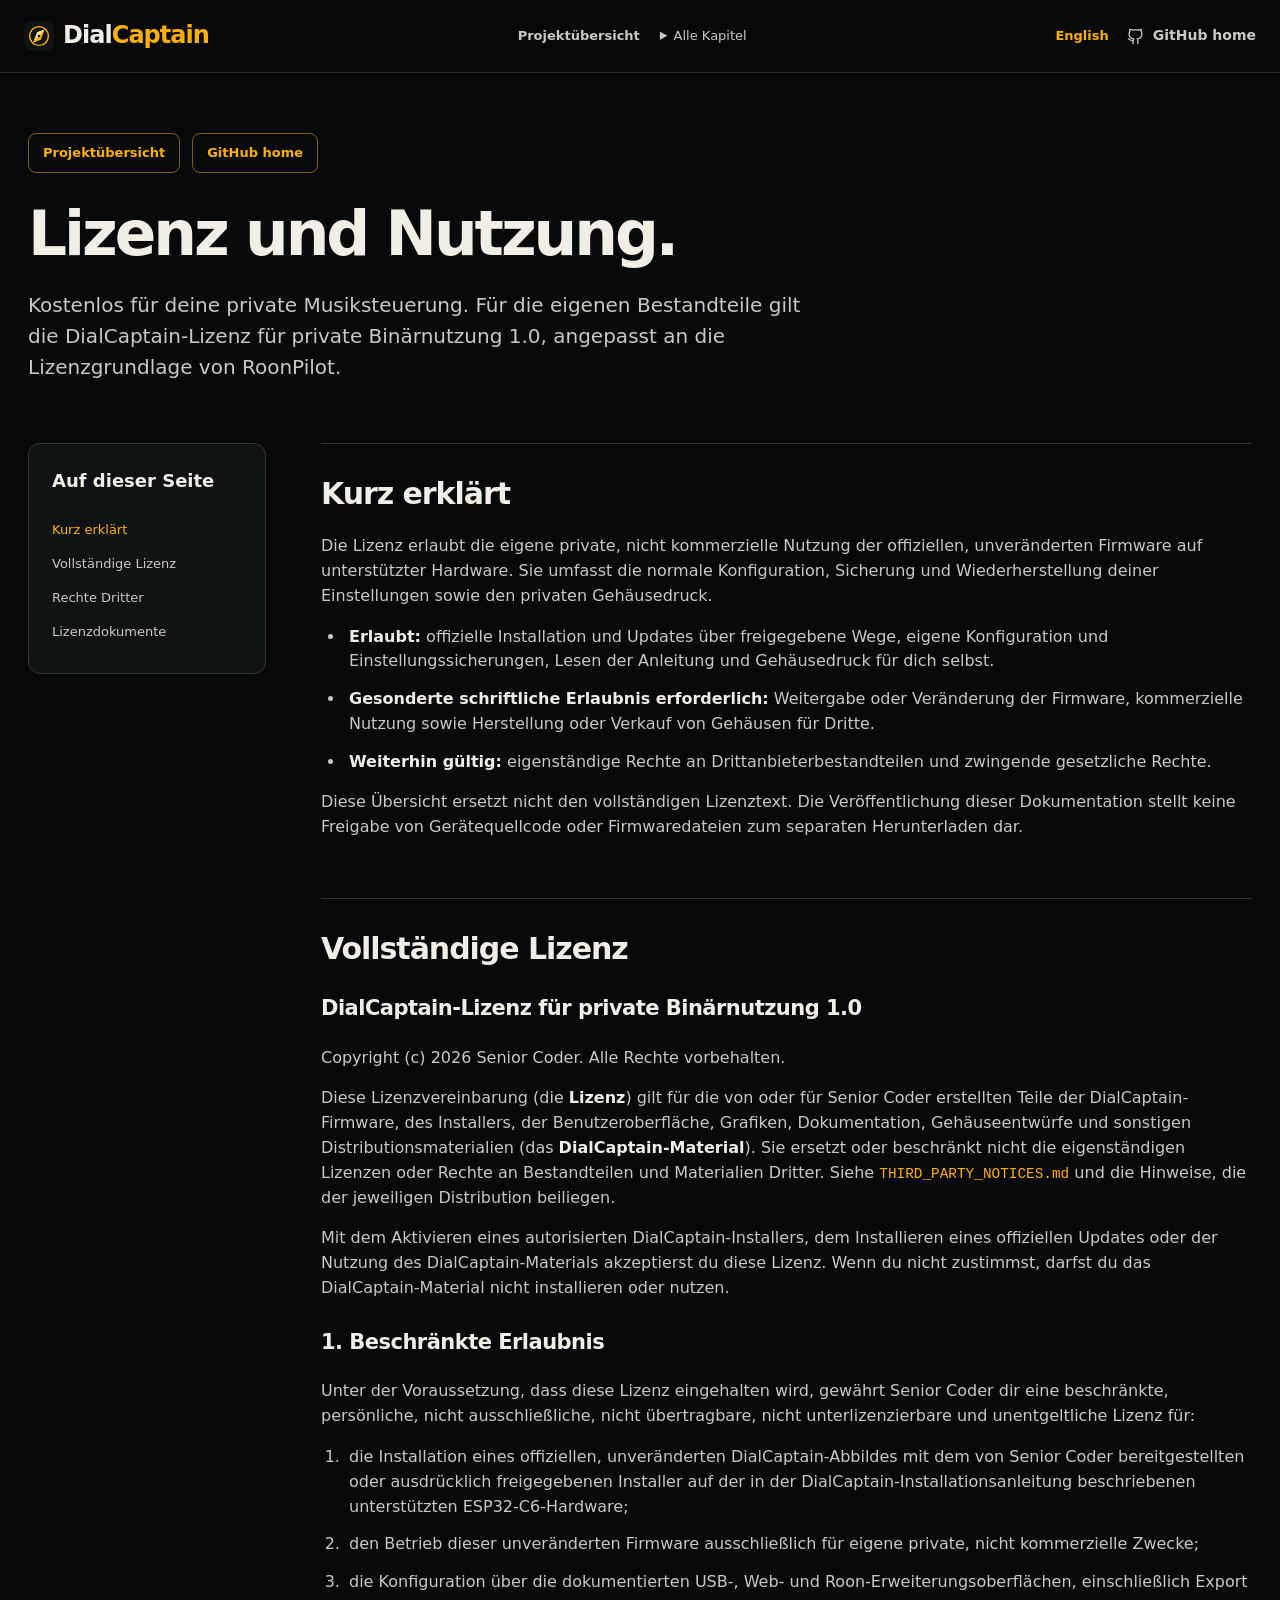
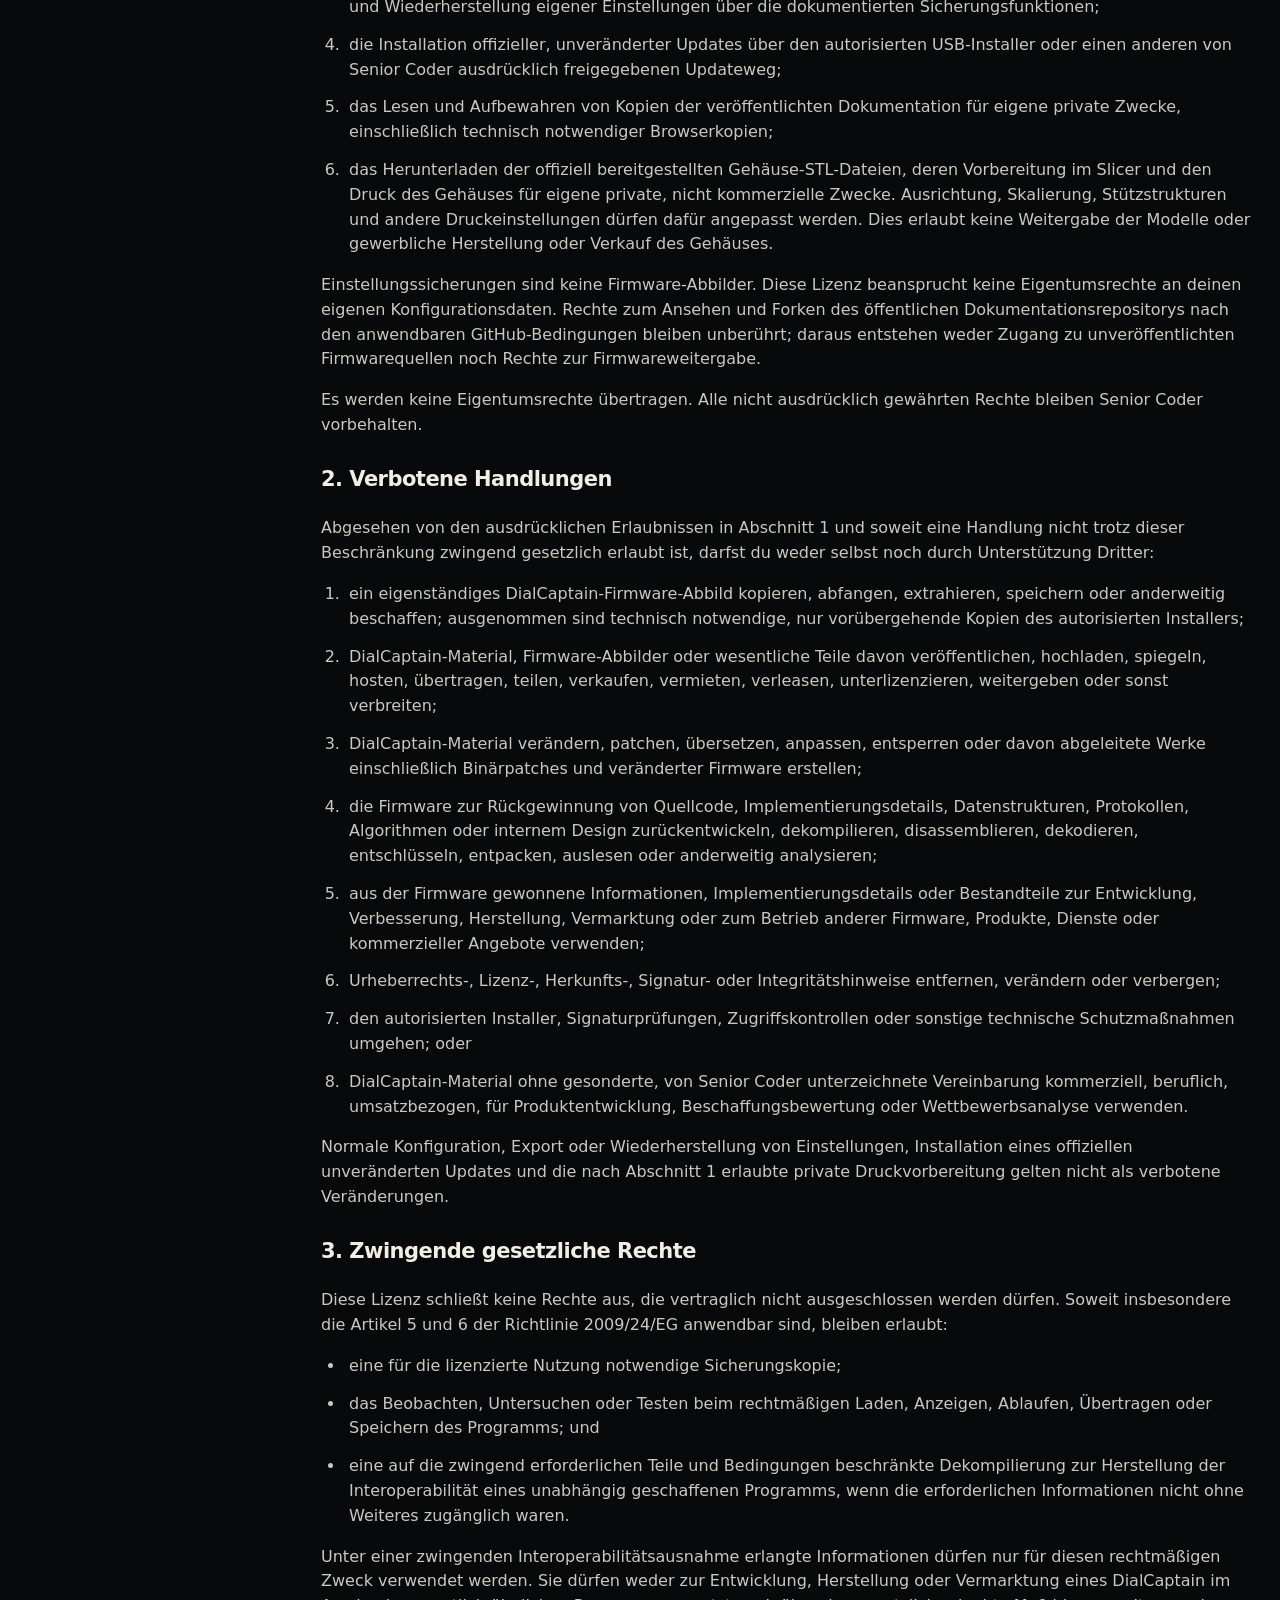
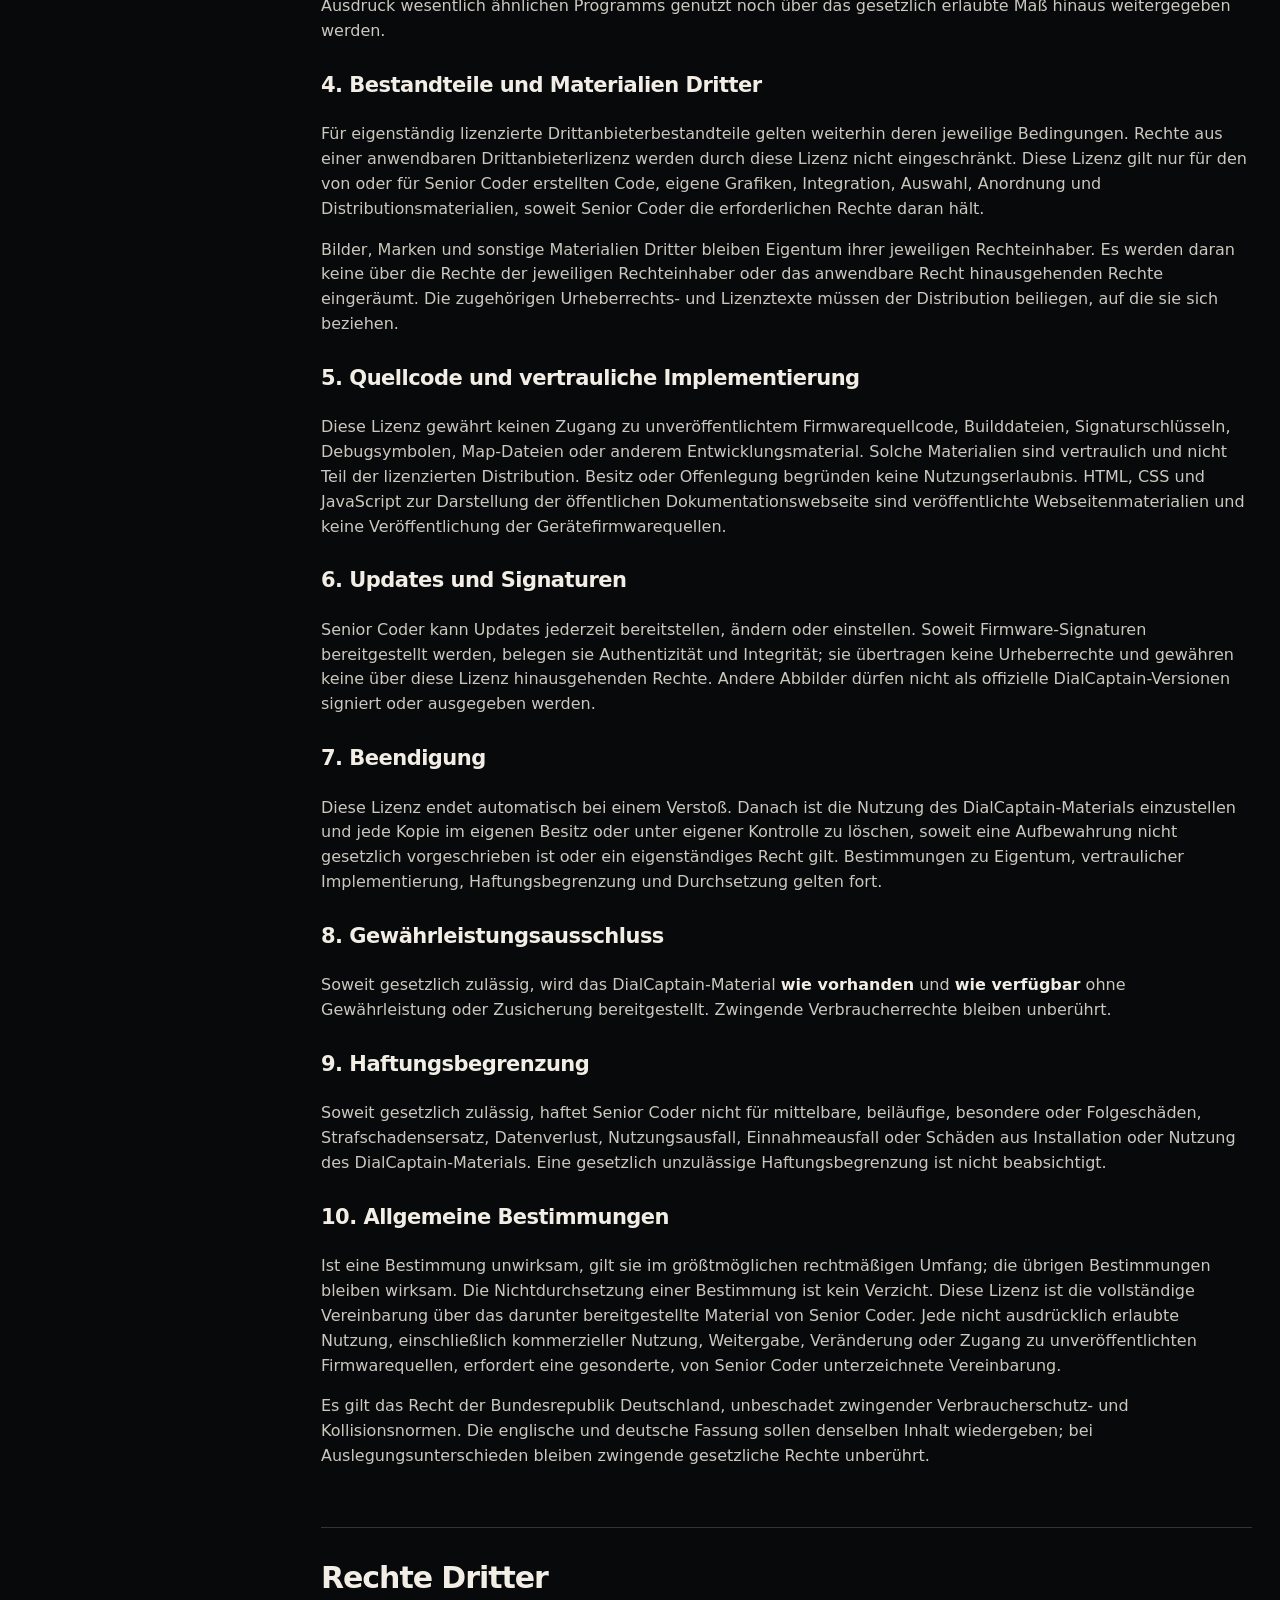
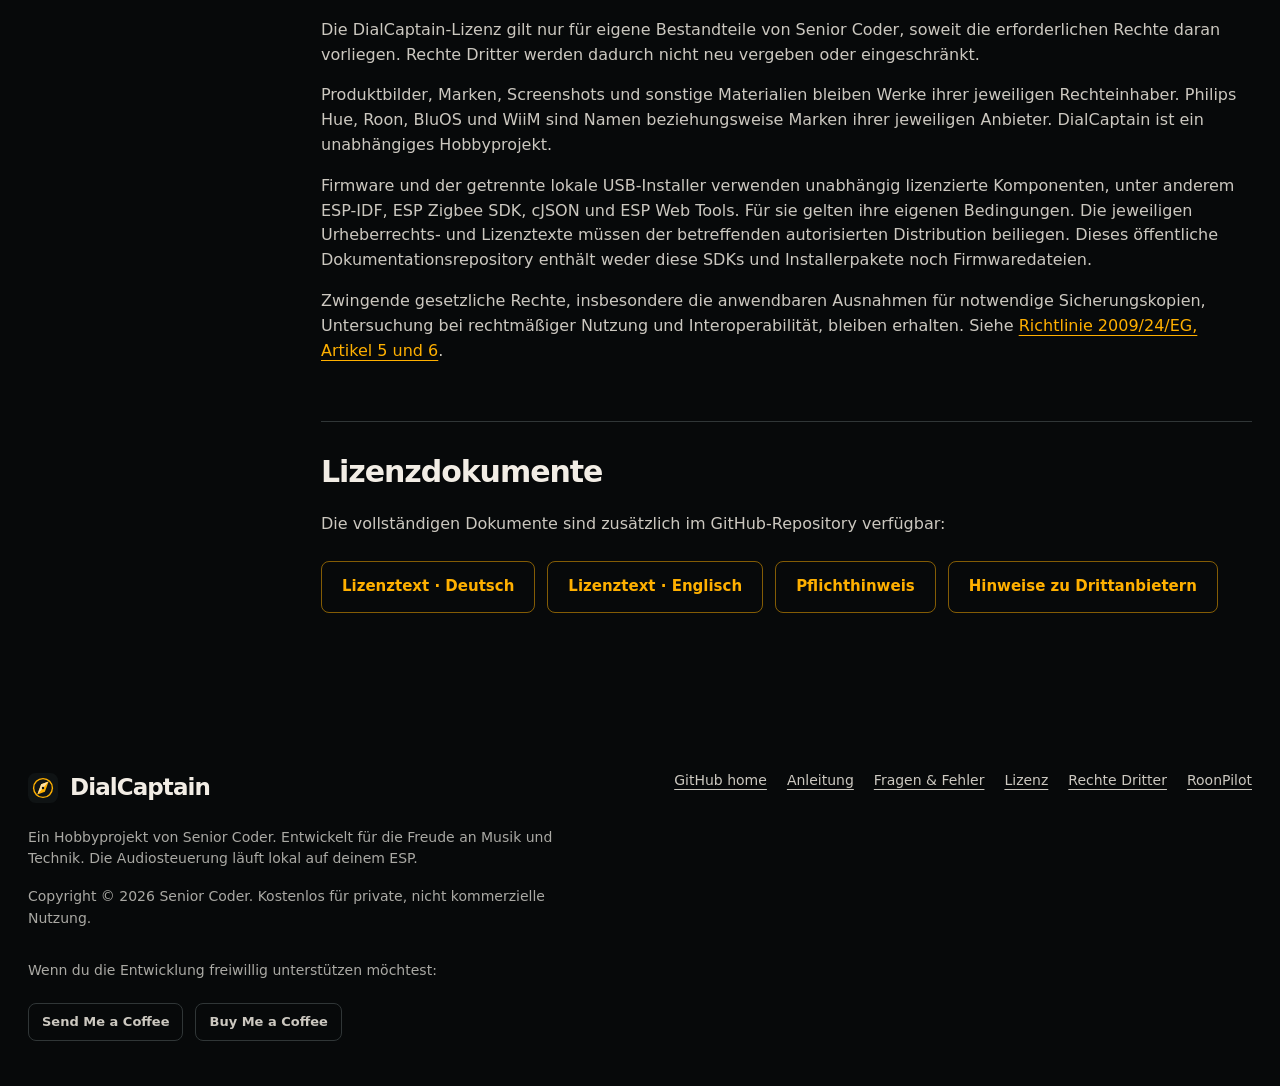
<file: docs/de/license/index.html>
<!doctype html>
<html lang="de"><head><meta charset="utf-8"><meta name="viewport" content="width=device-width, initial-scale=1"><meta name="color-scheme" content="dark"><meta name="theme-color" content="#07090a"><meta name="robots" content="noindex,nofollow"><meta name="description" content="DialCaptain-Lizenz für private Binärnutzung: vollständige Bedingungen, Gehäusedruck und Rechte Dritter."><title>DialCaptain — Lizenz &amp; Nutzung</title><link rel="icon" href="../../assets/favicon.svg"><link rel="stylesheet" href="../../assets/foundation.css"><link rel="stylesheet" href="../../assets/project.css?v=dc-0302"><script src="../../assets/navigation.js" defer></script><script src="../../assets/project.js" defer></script></head>
<body class="project-page guide-page"><a class="skip-link" href="#main">Zum Inhalt</a><svg class="icon-sprite" aria-hidden="true"><symbol id="i-usb" viewBox="0 0 24 24"><path d="M12 3v15M9 6l3-3 3 3M12 11l-5 4H4M12 14l5 4h3"/><circle cx="4" cy="15" r="1"/><rect x="19" y="17" width="2" height="2"/></symbol><symbol id="i-book" viewBox="0 0 24 24"><path d="M12 5v16M12 5C8 2 4 3 3 4v15c3-1 6-1 9 2 3-3 6-3 9-2V4c-1-1-5-2-9 1Z"/></symbol><symbol id="i-arrow" viewBox="0 0 24 24"><path d="M4 12h16M14 6l6 6-6 6"/></symbol><symbol id="i-download" viewBox="0 0 24 24"><path d="M12 3v12M7 10l5 5 5-5M4 19v2h16v-2"/></symbol><symbol id="i-github" viewBox="0 0 24 24"><path d="M9 21v-4c-4 1-4-2-6-2M15 21v-4c0-1-.5-2-1-2 4-.5 6-2 6-6 0-1-.5-3-1-3 .5-1 .5-3 0-3-2 0-3 1-4 1-2-.5-4-.5-6 0-1 0-2-1-4-1-.5 0-.5 2 0 3-.5 0-1 2-1 3 0 4 2 5.5 6 6-.5 0-1 1-1 2"/></symbol></svg>
<header class="site-header">
<div class="header-inner"><a class="brand" href="../" aria-label="DialCaptain"><img src="../../assets/favicon.svg" alt="" width="30" height="30"><span>Dial<em>Captain</em></span></a>
<nav aria-label="Hauptnavigation"><a href="../">Projektübersicht</a>
<details class="guide-chapters-menu">
<summary>Alle Kapitel</summary>
<div class="guide-chapters-list">
</div>
</details>
</nav>
<div class="header-actions"><a class="language-link" href="../../license/" lang="en">English</a><a class="header-link" href="https://github.com/mermayer/DialCaptain" aria-label="GitHub home"><svg aria-hidden="true"><use href="#i-github"></use></svg><span>GitHub home</span></a>
<details class="mobile-menu">
<summary>Menü</summary>
<div class="mobile-links"><a href="#summary">Kurz erklärt</a><a href="#terms">Vollständige Lizenz</a><a href="#third-party">Rechte Dritter</a><a href="#documents">Lizenzdokumente</a></div>
</details>
</div>
</div>
</header>
<main id="main"><div class="page-width"><div class="guide-intro"><div class="breadcrumbs"><a class="button secondary" href="../">Projektübersicht</a><a class="button secondary" href="https://github.com/mermayer/DialCaptain">GitHub home</a></div><h1>Lizenz und Nutzung.</h1><p>Kostenlos für deine private Musiksteuerung. Für die eigenen Bestandteile gilt die DialCaptain-Lizenz für private Binärnutzung 1.0, angepasst an die Lizenzgrundlage von RoonPilot.</p></div><div class="guide-layout"><aside class="guide-nav" aria-label="Inhaltsverzeichnis"><h2>Auf dieser Seite</h2><a href="#summary">Kurz erklärt</a><a href="#terms">Vollständige Lizenz</a><a href="#third-party">Rechte Dritter</a><a href="#documents">Lizenzdokumente</a></aside><article class="guide-article"><section id="summary"><h2>Kurz erklärt</h2><p>Die Lizenz erlaubt die eigene private, nicht kommerzielle Nutzung der offiziellen, unveränderten Firmware auf unterstützter Hardware. Sie umfasst die normale Konfiguration, Sicherung und Wiederherstellung deiner Einstellungen sowie den privaten Gehäusedruck.</p><ul><li><strong>Erlaubt:</strong> offizielle Installation und Updates über freigegebene Wege, eigene Konfiguration und Einstellungssicherungen, Lesen der Anleitung und Gehäusedruck für dich selbst.</li><li><strong>Gesonderte schriftliche Erlaubnis erforderlich:</strong> Weitergabe oder Veränderung der Firmware, kommerzielle Nutzung sowie Herstellung oder Verkauf von Gehäusen für Dritte.</li><li><strong>Weiterhin gültig:</strong> eigenständige Rechte an Drittanbieterbestandteilen und zwingende gesetzliche Rechte.</li></ul><p>Diese Übersicht ersetzt nicht den vollständigen Lizenztext. Die Veröffentlichung dieser Dokumentation stellt keine Freigabe von Gerätequellcode oder Firmwaredateien zum separaten Herunterladen dar.</p></section><section id="terms"><h2>Vollständige Lizenz</h2><h3>DialCaptain-Lizenz für private Binärnutzung 1.0</h3>
<p>Copyright (c) 2026 Senior Coder. Alle Rechte vorbehalten.</p>
<p>Diese Lizenzvereinbarung (die <strong>Lizenz</strong>) gilt für die von oder für Senior Coder erstellten Teile der DialCaptain-Firmware, des Installers, der Benutzeroberfläche, Grafiken, Dokumentation, Gehäuseentwürfe und sonstigen Distributionsmaterialien (das <strong>DialCaptain-Material</strong>). Sie ersetzt oder beschränkt nicht die eigenständigen Lizenzen oder Rechte an Bestandteilen und Materialien Dritter. Siehe <code>THIRD_PARTY_NOTICES.md</code> und die Hinweise, die der jeweiligen Distribution beiliegen.</p>
<p>Mit dem Aktivieren eines autorisierten DialCaptain-Installers, dem Installieren eines offiziellen Updates oder der Nutzung des DialCaptain-Materials akzeptierst du diese Lizenz. Wenn du nicht zustimmst, darfst du das DialCaptain-Material nicht installieren oder nutzen.</p>
<h3>1. Beschränkte Erlaubnis</h3>
<p>Unter der Voraussetzung, dass diese Lizenz eingehalten wird, gewährt Senior Coder dir eine beschränkte, persönliche, nicht ausschließliche, nicht übertragbare, nicht unterlizenzierbare und unentgeltliche Lizenz für:</p>
<ol><li>die Installation eines offiziellen, unveränderten DialCaptain-Abbildes mit dem von Senior Coder bereitgestellten oder ausdrücklich freigegebenen Installer auf der in der DialCaptain-Installationsanleitung beschriebenen unterstützten ESP32-C6-Hardware;</li><li>den Betrieb dieser unveränderten Firmware ausschließlich für eigene private, nicht kommerzielle Zwecke;</li><li>die Konfiguration über die dokumentierten USB-, Web- und Roon-Erweiterungsoberflächen, einschließlich Export und Wiederherstellung eigener Einstellungen über die dokumentierten Sicherungsfunktionen;</li><li>die Installation offizieller, unveränderter Updates über den autorisierten USB-Installer oder einen anderen von Senior Coder ausdrücklich freigegebenen Updateweg;</li><li>das Lesen und Aufbewahren von Kopien der veröffentlichten Dokumentation für eigene private Zwecke, einschließlich technisch notwendiger Browserkopien;</li><li>das Herunterladen der offiziell bereitgestellten Gehäuse-STL-Dateien, deren Vorbereitung im Slicer und den Druck des Gehäuses für eigene private, nicht kommerzielle Zwecke. Ausrichtung, Skalierung, Stützstrukturen und andere Druckeinstellungen dürfen dafür angepasst werden. Dies erlaubt keine Weitergabe der Modelle oder gewerbliche Herstellung oder Verkauf des Gehäuses.</li></ol>
<p>Einstellungssicherungen sind keine Firmware-Abbilder. Diese Lizenz beansprucht keine Eigentumsrechte an deinen eigenen Konfigurationsdaten. Rechte zum Ansehen und Forken des öffentlichen Dokumentationsrepositorys nach den anwendbaren GitHub-Bedingungen bleiben unberührt; daraus entstehen weder Zugang zu unveröffentlichten Firmwarequellen noch Rechte zur Firmwareweitergabe.</p>
<p>Es werden keine Eigentumsrechte übertragen. Alle nicht ausdrücklich gewährten Rechte bleiben Senior Coder vorbehalten.</p>
<h3>2. Verbotene Handlungen</h3>
<p>Abgesehen von den ausdrücklichen Erlaubnissen in Abschnitt 1 und soweit eine Handlung nicht trotz dieser Beschränkung zwingend gesetzlich erlaubt ist, darfst du weder selbst noch durch Unterstützung Dritter:</p>
<ol><li>ein eigenständiges DialCaptain-Firmware-Abbild kopieren, abfangen, extrahieren, speichern oder anderweitig beschaffen; ausgenommen sind technisch notwendige, nur vorübergehende Kopien des autorisierten Installers;</li><li>DialCaptain-Material, Firmware-Abbilder oder wesentliche Teile davon veröffentlichen, hochladen, spiegeln, hosten, übertragen, teilen, verkaufen, vermieten, verleasen, unterlizenzieren, weitergeben oder sonst verbreiten;</li><li>DialCaptain-Material verändern, patchen, übersetzen, anpassen, entsperren oder davon abgeleitete Werke einschließlich Binärpatches und veränderter Firmware erstellen;</li><li>die Firmware zur Rückgewinnung von Quellcode, Implementierungsdetails, Datenstrukturen, Protokollen, Algorithmen oder internem Design zurückentwickeln, dekompilieren, disassemblieren, dekodieren, entschlüsseln, entpacken, auslesen oder anderweitig analysieren;</li><li>aus der Firmware gewonnene Informationen, Implementierungsdetails oder Bestandteile zur Entwicklung, Verbesserung, Herstellung, Vermarktung oder zum Betrieb anderer Firmware, Produkte, Dienste oder kommerzieller Angebote verwenden;</li><li>Urheberrechts-, Lizenz-, Herkunfts-, Signatur- oder Integritätshinweise entfernen, verändern oder verbergen;</li><li>den autorisierten Installer, Signaturprüfungen, Zugriffskontrollen oder sonstige technische Schutzmaßnahmen umgehen; oder</li><li>DialCaptain-Material ohne gesonderte, von Senior Coder unterzeichnete Vereinbarung kommerziell, beruflich, umsatzbezogen, für Produktentwicklung, Beschaffungsbewertung oder Wettbewerbsanalyse verwenden.</li></ol>
<p>Normale Konfiguration, Export oder Wiederherstellung von Einstellungen, Installation eines offiziellen unveränderten Updates und die nach Abschnitt 1 erlaubte private Druckvorbereitung gelten nicht als verbotene Veränderungen.</p>
<h3>3. Zwingende gesetzliche Rechte</h3>
<p>Diese Lizenz schließt keine Rechte aus, die vertraglich nicht ausgeschlossen werden dürfen. Soweit insbesondere die Artikel 5 und 6 der Richtlinie 2009/24/EG anwendbar sind, bleiben erlaubt:</p>
<ul><li>eine für die lizenzierte Nutzung notwendige Sicherungskopie;</li><li>das Beobachten, Untersuchen oder Testen beim rechtmäßigen Laden, Anzeigen, Ablaufen, Übertragen oder Speichern des Programms; und</li><li>eine auf die zwingend erforderlichen Teile und Bedingungen beschränkte Dekompilierung zur Herstellung der Interoperabilität eines unabhängig geschaffenen Programms, wenn die erforderlichen Informationen nicht ohne Weiteres zugänglich waren.</li></ul>
<p>Unter einer zwingenden Interoperabilitätsausnahme erlangte Informationen dürfen nur für diesen rechtmäßigen Zweck verwendet werden. Sie dürfen weder zur Entwicklung, Herstellung oder Vermarktung eines DialCaptain im Ausdruck wesentlich ähnlichen Programms genutzt noch über das gesetzlich erlaubte Maß hinaus weitergegeben werden.</p>
<h3>4. Bestandteile und Materialien Dritter</h3>
<p>Für eigenständig lizenzierte Drittanbieterbestandteile gelten weiterhin deren jeweilige Bedingungen. Rechte aus einer anwendbaren Drittanbieterlizenz werden durch diese Lizenz nicht eingeschränkt. Diese Lizenz gilt nur für den von oder für Senior Coder erstellten Code, eigene Grafiken, Integration, Auswahl, Anordnung und Distributionsmaterialien, soweit Senior Coder die erforderlichen Rechte daran hält.</p>
<p>Bilder, Marken und sonstige Materialien Dritter bleiben Eigentum ihrer jeweiligen Rechteinhaber. Es werden daran keine über die Rechte der jeweiligen Rechteinhaber oder das anwendbare Recht hinausgehenden Rechte eingeräumt. Die zugehörigen Urheberrechts- und Lizenztexte müssen der Distribution beiliegen, auf die sie sich beziehen.</p>
<h3>5. Quellcode und vertrauliche Implementierung</h3>
<p>Diese Lizenz gewährt keinen Zugang zu unveröffentlichtem Firmwarequellcode, Builddateien, Signaturschlüsseln, Debugsymbolen, Map-Dateien oder anderem Entwicklungsmaterial. Solche Materialien sind vertraulich und nicht Teil der lizenzierten Distribution. Besitz oder Offenlegung begründen keine Nutzungserlaubnis. HTML, CSS und JavaScript zur Darstellung der öffentlichen Dokumentationswebseite sind veröffentlichte Webseitenmaterialien und keine Veröffentlichung der Gerätefirmwarequellen.</p>
<h3>6. Updates und Signaturen</h3>
<p>Senior Coder kann Updates jederzeit bereitstellen, ändern oder einstellen. Soweit Firmware-Signaturen bereitgestellt werden, belegen sie Authentizität und Integrität; sie übertragen keine Urheberrechte und gewähren keine über diese Lizenz hinausgehenden Rechte. Andere Abbilder dürfen nicht als offizielle DialCaptain-Versionen signiert oder ausgegeben werden.</p>
<h3>7. Beendigung</h3>
<p>Diese Lizenz endet automatisch bei einem Verstoß. Danach ist die Nutzung des DialCaptain-Materials einzustellen und jede Kopie im eigenen Besitz oder unter eigener Kontrolle zu löschen, soweit eine Aufbewahrung nicht gesetzlich vorgeschrieben ist oder ein eigenständiges Recht gilt. Bestimmungen zu Eigentum, vertraulicher Implementierung, Haftungsbegrenzung und Durchsetzung gelten fort.</p>
<h3>8. Gewährleistungsausschluss</h3>
<p>Soweit gesetzlich zulässig, wird das DialCaptain-Material <strong>wie vorhanden</strong> und <strong>wie verfügbar</strong> ohne Gewährleistung oder Zusicherung bereitgestellt. Zwingende Verbraucherrechte bleiben unberührt.</p>
<h3>9. Haftungsbegrenzung</h3>
<p>Soweit gesetzlich zulässig, haftet Senior Coder nicht für mittelbare, beiläufige, besondere oder Folgeschäden, Strafschadensersatz, Datenverlust, Nutzungsausfall, Einnahmeausfall oder Schäden aus Installation oder Nutzung des DialCaptain-Materials. Eine gesetzlich unzulässige Haftungsbegrenzung ist nicht beabsichtigt.</p>
<h3>10. Allgemeine Bestimmungen</h3>
<p>Ist eine Bestimmung unwirksam, gilt sie im größtmöglichen rechtmäßigen Umfang; die übrigen Bestimmungen bleiben wirksam. Die Nichtdurchsetzung einer Bestimmung ist kein Verzicht. Diese Lizenz ist die vollständige Vereinbarung über das darunter bereitgestellte Material von Senior Coder. Jede nicht ausdrücklich erlaubte Nutzung, einschließlich kommerzieller Nutzung, Weitergabe, Veränderung oder Zugang zu unveröffentlichten Firmwarequellen, erfordert eine gesonderte, von Senior Coder unterzeichnete Vereinbarung.</p>
<p>Es gilt das Recht der Bundesrepublik Deutschland, unbeschadet zwingender Verbraucherschutz- und Kollisionsnormen. Die englische und deutsche Fassung sollen denselben Inhalt wiedergeben; bei Auslegungsunterschieden bleiben zwingende gesetzliche Rechte unberührt.</p></section><section id="third-party"><h2>Rechte Dritter</h2><p>Die DialCaptain-Lizenz gilt nur für eigene Bestandteile von Senior Coder, soweit die erforderlichen Rechte daran vorliegen. Rechte Dritter werden dadurch nicht neu vergeben oder eingeschränkt.</p><p>Produktbilder, Marken, Screenshots und sonstige Materialien bleiben Werke ihrer jeweiligen Rechteinhaber. Philips Hue, Roon, BluOS und WiiM sind Namen beziehungsweise Marken ihrer jeweiligen Anbieter. DialCaptain ist ein unabhängiges Hobbyprojekt.</p><p>Firmware und der getrennte lokale USB-Installer verwenden unabhängig lizenzierte Komponenten, unter anderem ESP-IDF, ESP Zigbee SDK, cJSON und ESP Web Tools. Für sie gelten ihre eigenen Bedingungen. Die jeweiligen Urheberrechts- und Lizenztexte müssen der betreffenden autorisierten Distribution beiliegen. Dieses öffentliche Dokumentationsrepository enthält weder diese SDKs und Installerpakete noch Firmwaredateien.</p><p>Zwingende gesetzliche Rechte, insbesondere die anwendbaren Ausnahmen für notwendige Sicherungskopien, Untersuchung bei rechtmäßiger Nutzung und Interoperabilität, bleiben erhalten. Siehe <a class="inline-link" href="https://eur-lex.europa.eu/eli/dir/2009/24/oj?locale=de">Richtlinie 2009/24/EG, Artikel 5 und 6</a>.</p></section><section id="documents"><h2>Lizenzdokumente</h2><p>Die vollständigen Dokumente sind zusätzlich im GitHub-Repository verfügbar:</p><div class="actions"><a class="button secondary" href="https://github.com/mermayer/DialCaptain/blob/main/LICENSE.de.md">Lizenztext · Deutsch</a><a class="button secondary" href="https://github.com/mermayer/DialCaptain/blob/main/LICENSE.md">Lizenztext · Englisch</a><a class="button secondary" href="https://github.com/mermayer/DialCaptain/blob/main/NOTICE">Pflichthinweis</a><a class="button secondary" href="https://github.com/mermayer/DialCaptain/blob/main/THIRD_PARTY_NOTICES.md">Hinweise zu Drittanbietern</a></div></section></article></div></div></main>
<footer class="site-footer page-width">
<div class="footer-main">
<div><a class="footer-brand" href="../"><img src="../../assets/favicon.svg" alt="" width="30" height="30">DialCaptain</a>
<p class="footer-copy">Ein Hobbyprojekt von Senior Coder. Entwickelt für die Freude an Musik und Technik. Die Audiosteuerung läuft lokal auf deinem ESP.</p>
<p class="footer-copy">Copyright © 2026 Senior Coder. Kostenlos für private, nicht kommerzielle Nutzung.</p>
</div>
<div class="footer-links"><a href="https://github.com/mermayer/DialCaptain">GitHub home</a><a href="../guide/">Anleitung</a><a href="https://github.com/mermayer/DialCaptain/issues">Fragen & Fehler</a><a href="./">Lizenz</a><a href="#third-party">Rechte Dritter</a><a href="https://mermayer.github.io/RoonPilot/">RoonPilot</a>
</div>
</div>
<p class="footer-copy">Wenn du die Entwicklung freiwillig unterstützen möchtest:</p>
<div class="support-links"><a class="button" href="https://buy.stripe.com/6oU3cw0eV0hC5nbdlX2Fa00">Send Me a Coffee</a><a class="button" href="https://buymeacoffee.com/mermayer">Buy Me a Coffee</a>
</div>
</footer>
</body></html>
</file>
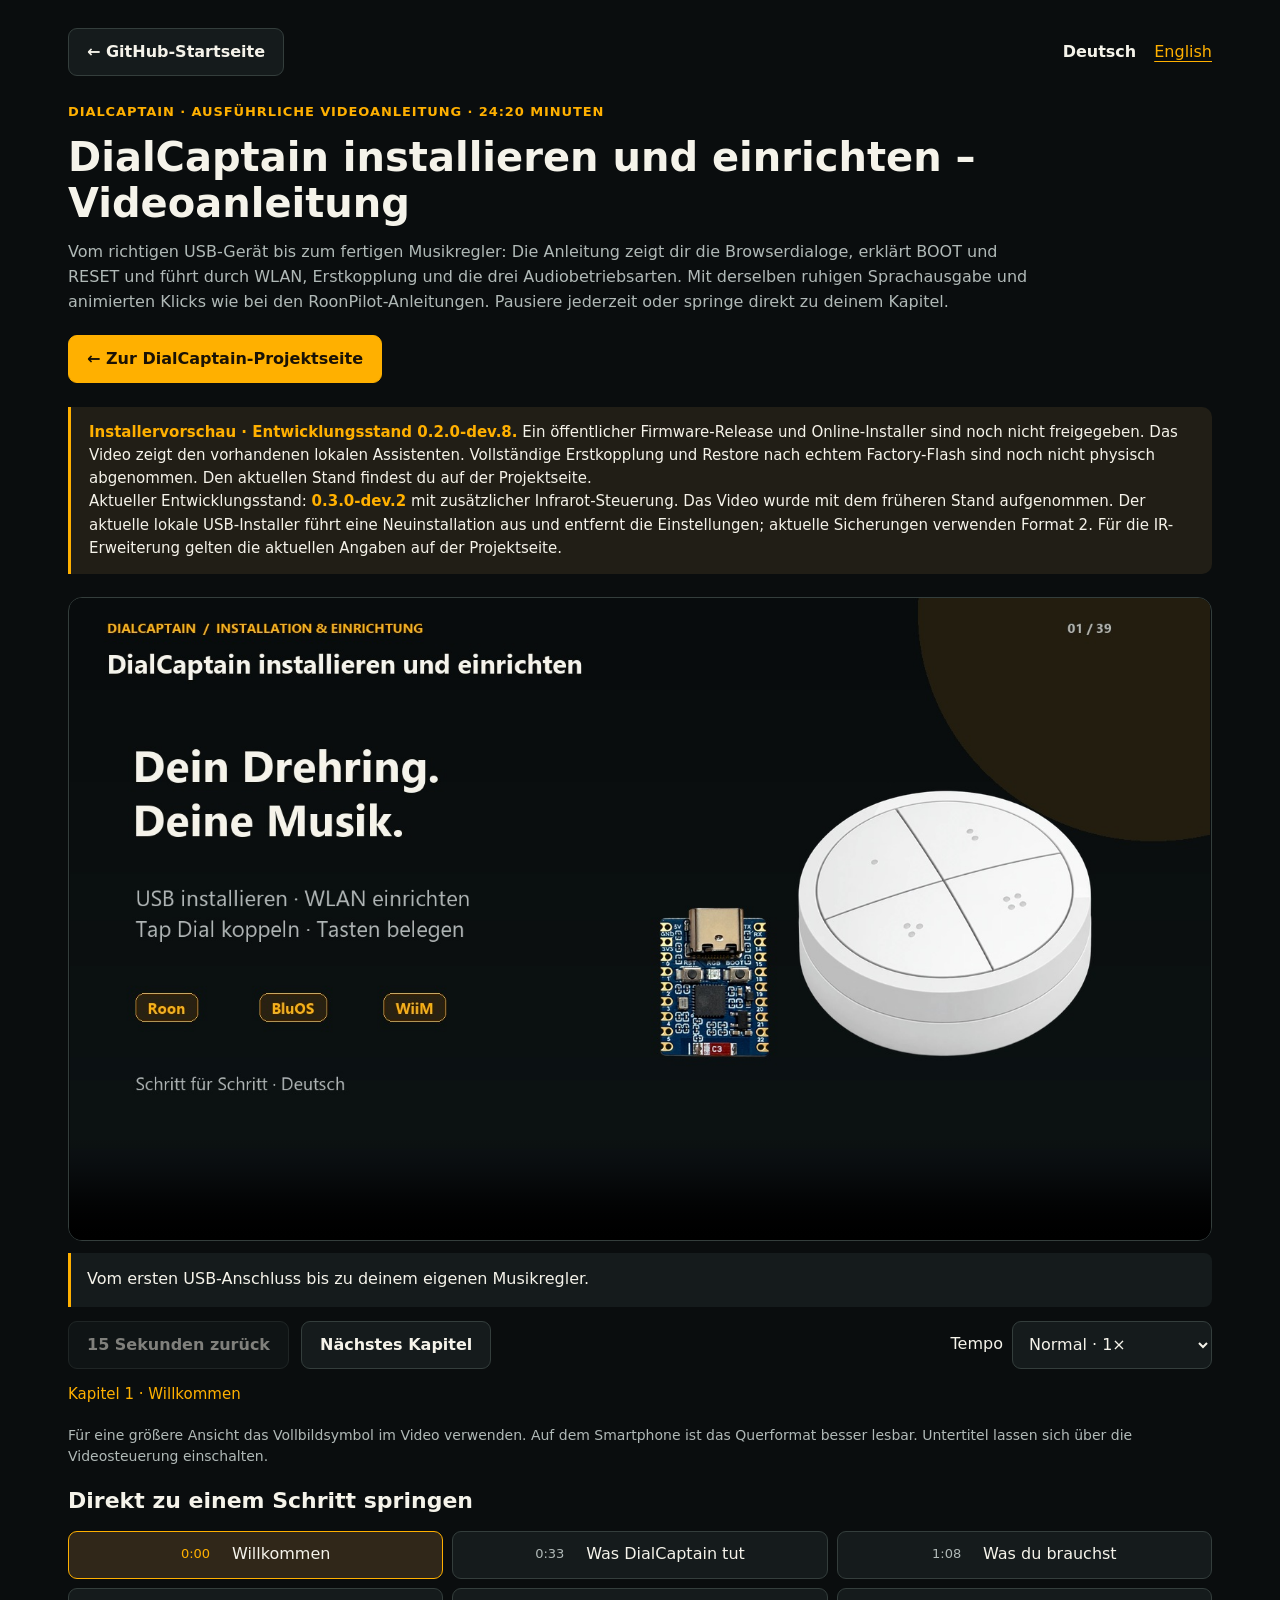
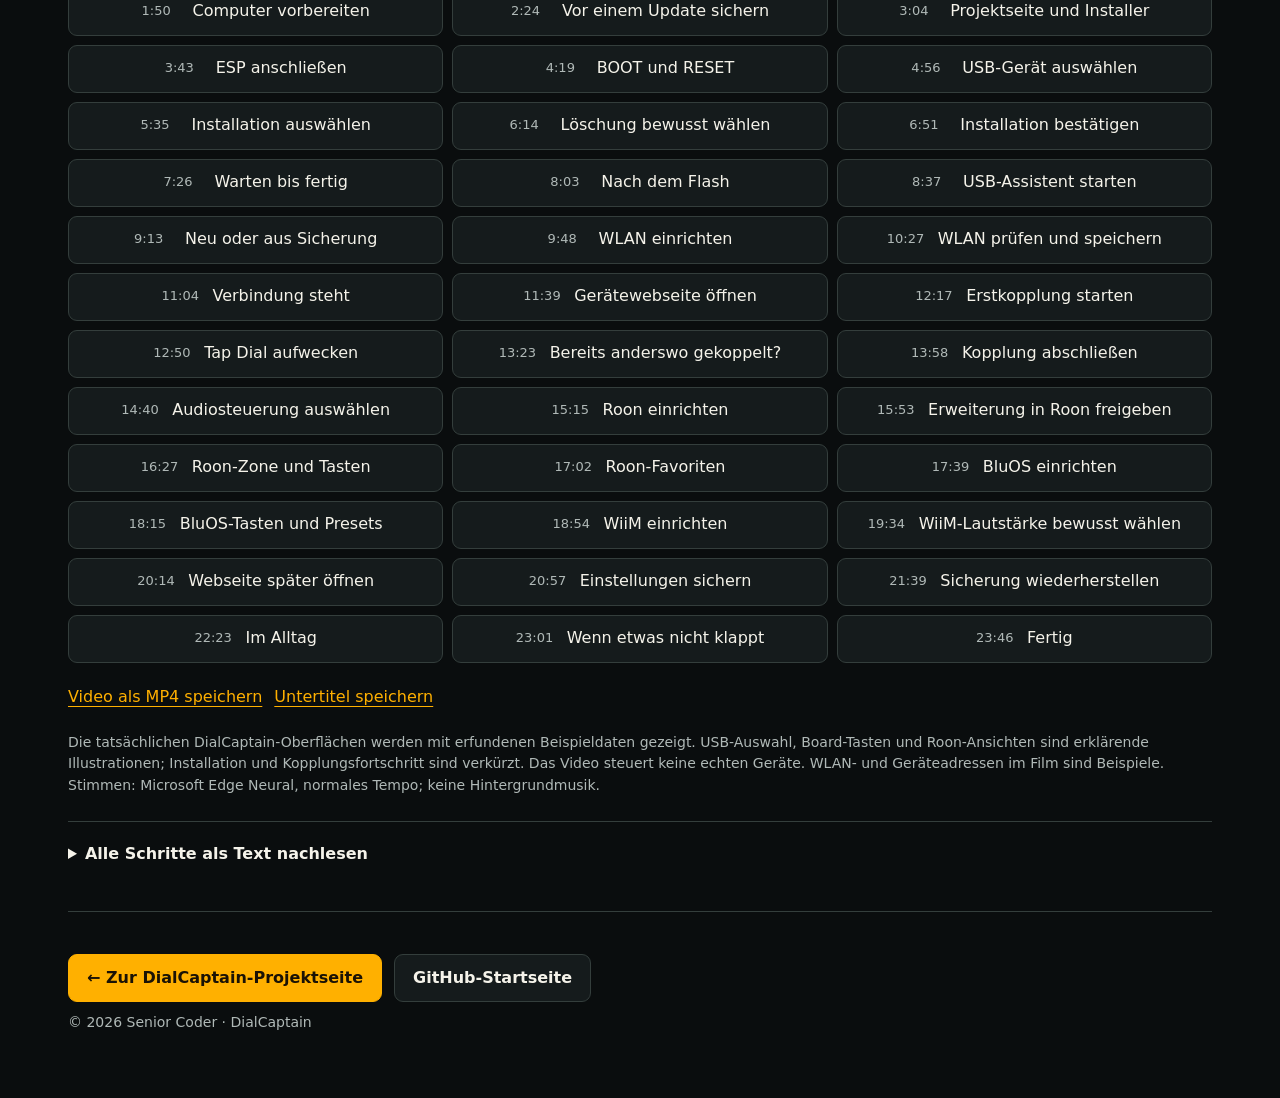
<file: docs/video/dialcaptain-installation-de.html>
<!doctype html>
<html lang="de"><head><meta charset="utf-8"><meta name="viewport" content="width=device-width,initial-scale=1"><meta name="color-scheme" content="dark"><meta name="theme-color" content="#0a0d0e"><meta name="description" content="Animierte Anleitung für USB-Installation, WLAN, Tap-Dial-Kopplung, Roon, BluOS, WiiM und Sicherung. Mit Sprachausgabe, Untertiteln und Kapiteln."><title>DialCaptain installieren und einrichten – Videoanleitung</title><link rel="icon" href="../assets/favicon.svg"><link rel="stylesheet" href="player.css?v=1"><script src="player.js?v=1" defer></script></head>
<body><main>
<header><div class="top-links"><a class="button" href="https://github.com/mermayer/DialCaptain">← GitHub-Startseite</a><nav class="languages" aria-label="Sprache"><span aria-current="page">Deutsch</span><a href="dialcaptain-installation-en.html" lang="en" data-language>English</a></nav></div>
<p class="eyebrow">DIALCAPTAIN · AUSFÜHRLICHE VIDEOANLEITUNG · 24:20 MINUTEN</p><h1>DialCaptain installieren und einrichten – Videoanleitung</h1>
<p class="intro">Vom richtigen USB-Gerät bis zum fertigen Musikregler: Die Anleitung zeigt dir die Browserdialoge, erklärt BOOT und RESET und führt durch WLAN, Erstkopplung und die drei Audiobetriebsarten. Mit derselben ruhigen Sprachausgabe und animierten Klicks wie bei den RoonPilot-Anleitungen. Pausiere jederzeit oder springe direkt zu deinem Kapitel.</p>
<div class="project-links"><a class="button primary" href="../de/">← Zur DialCaptain-Projektseite</a></div></header>
<aside class="preview-note"><p><strong>Installervorschau · Entwicklungsstand 0.2.0-dev.8.</strong> Ein öffentlicher Firmware-Release und Online-Installer sind noch nicht freigegeben. Das Video zeigt den vorhandenen lokalen Assistenten. Vollständige Erstkopplung und Restore nach echtem Factory-Flash sind noch nicht physisch abgenommen. Den aktuellen Stand findest du auf der Projektseite.</p><p>Aktueller Entwicklungsstand: <strong>0.3.0-dev.2</strong> mit zusätzlicher Infrarot-Steuerung. Das Video wurde mit dem früheren Stand aufgenommen. Der aktuelle lokale USB-Installer führt eine Neuinstallation aus und entfernt die Einstellungen; aktuelle Sicherungen verwenden Format 2. Für die IR-Erweiterung gelten die aktuellen Angaben auf der Projektseite.</p></aside>
<video id="video" controls playsinline preload="metadata" poster="dialcaptain-installation-de-poster.jpg" aria-label="DialCaptain installieren und einrichten – Videoanleitung"><source src="dialcaptain-installation-de.mp4" type="video/mp4"><track id="spoken-captions" kind="captions" src="dialcaptain-installation-de.vtt" srclang="de" label="Deutsch">Dein Browser unterstützt dieses Video nicht. <a href="dialcaptain-installation-de.mp4">MP4</a></video>
<div id="error" role="alert" hidden>Das Video konnte nicht geladen werden. Lade die Seite erneut oder öffne <a href="dialcaptain-installation-de.mp4">die MP4-Datei direkt</a>.</div>
<p id="stepHint" aria-live="polite">Vom ersten USB-Anschluss bis zu deinem eigenen Musikregler.</p>
<div class="tools" aria-label="Wiedergabesteuerung"><button class="button" type="button" id="back">15 Sekunden zurück</button><button class="button" type="button" id="next">Nächstes Kapitel</button><label class="speed" for="speed">Tempo <select id="speed"><option value="0.75">Langsamer · 0,75×</option><option value="1" selected>Normal · 1×</option><option value="1.25">Schneller · 1,25×</option></select></label></div>
<p id="now">Kapitel 1 · Willkommen</p><p class="note">Für eine größere Ansicht das Vollbildsymbol im Video verwenden. Auf dem Smartphone ist das Querformat besser lesbar. Untertitel lassen sich über die Videosteuerung einschalten.</p>
<section aria-labelledby="chapter-title"><h2 id="chapter-title">Direkt zu einem Schritt springen</h2><nav class="chapters" id="chapters" aria-label="Videokapitel"></nav></section>
<div class="media-links"><a href="dialcaptain-installation-de.mp4" download>Video als MP4 speichern</a><a href="dialcaptain-installation-de.vtt" download>Untertitel speichern</a></div>
<p class="note">Die tatsächlichen DialCaptain-Oberflächen werden mit erfundenen Beispieldaten gezeigt. USB-Auswahl, Board-Tasten und Roon-Ansichten sind erklärende Illustrationen; Installation und Kopplungsfortschritt sind verkürzt. Das Video steuert keine echten Geräte. WLAN- und Geräteadressen im Film sind Beispiele. Stimmen: Microsoft Edge Neural, normales Tempo; keine Hintergrundmusik.</p>
<details><summary>Alle Schritte als Text nachlesen</summary><ol><li><h3>DialCaptain installieren und einrichten</h3><p>Willkommen zu Dial Captain. In dieser Anleitung siehst du die Installation und die anschließende Einrichtung Schritt für Schritt. Wir verbinden den kleinen Controller mit dem WLAN, koppeln den Philips Hue Tap Dial und richten Roon, Blu OS oder WiiM ein. Du brauchst keine Programmierkenntnisse. Pausiere das Video jederzeit, um einen Schritt in Ruhe nachzumachen. Über die Kapitel unter dem Video kannst du direkt zu deiner gewünschten Betriebsart springen.</p></li>
<li><h3>Ein Regler. Drei mögliche Audiosteuerungen.</h3><p>Der Tap Dial sendet seine Tasten und Drehbewegungen über Zigbee an den ESP. Der ESP übersetzt sie in WLAN-Steuerbefehle. Es ist immer genau eine Betriebsart aktiv: Roon, Blu OS oder WiiM. Die Einstellungen der anderen bleiben gespeichert. Dial Captain überträgt keine Musik und ist kein Lautsprecher. Eine Hue Bridge, Roon Pilot oder ein zusätzlicher Computer-Dienst sind nicht erforderlich. Nur für die Betriebsart Roon brauchst du weiterhin deinen Roon Server.</p></li>
<li><h3>Die richtige Hardware bereitlegen</h3><p>Lege einen ESP32 C6 Zero mit acht Megabyte Flash, einen Philips Hue Tap Dial mit der Modellnummer RDM002 und ein USB-Datenkabel bereit. Achte auf die genaue Boardbezeichnung. Ein ähnlich aussehender ESP32 S3 ist nicht dasselbe Gerät. Der Tap Dial ist batteriebetrieben. Der ESP benötigt dagegen dauerhaft Strom über USB. Für die Einrichtung brauchst du außerdem den Namen und das Passwort deines 2,4-Gigahertz-WLANs. Ein reines USB-Ladekabel kann keine Firmware übertragen.</p></li>
<li><h3>Chrome oder Edge auf einem Computer</h3><p>Öffne Chrome oder Edge auf deinem Computer. Für diese Anleitung verwenden wir den geprüften USB-Weg in diesen Browsern; die Installation am Smartphone wird hier nicht gezeigt. Schließe serielle Monitore und andere Browser-Tabs, die den ESP bereits geöffnet haben. Computer, ESP und Player müssen sich im Heimnetz erreichen können. Ein isoliertes Gastnetz ist ungeeignet. Die spätere Konfiguration im Heimnetz kannst du auch vom Smartphone aus öffnen.</p></li>
<li><h3>Neues Board oder bestehende Einrichtung?</h3><p>Auf einem fabrikneuen ESP gibt es noch nichts zu sichern. Ist Dial Captain bereits eingerichtet, exportiere zuerst die Einstellungen über seine Gerätewebseite oder den USB-Assistenten. Eine vollständige Löschung entfernt auch WLAN, Tastenbelegung und Tap-Dial-Kopplung. Die Sicherungsdatei gehört zu genau diesem ESP und enthält private Zugangsdaten. Bewahre sie auf deinem Computer auf. Wir zeigen die Wiederherstellung später. Ein Firmware-Update ist kein Grund, den Tap Dial vorsorglich zurückzusetzen.</p></li>
<li><h3>Auf der DialCaptain-Projektseite beginnen</h3><p>Beginne auf der Dial-Captain-Projektseite bei GitHub. Dort findest du die Anleitung und den Einstieg zur USB-Installation. Wichtig zum Stand dieses Videos: Ein öffentlicher Firmware-Release und Online-Installer sind noch nicht freigegeben. Die folgenden Aufnahmen zeigen den vorhandenen lokalen Entwicklungsinstaller, damit du den Ablauf kennenlernen kannst. Eine Hinweisseite ist kein Installationsfehler. Sobald der öffentliche Installer freigegeben ist, erfolgt der Einstieg über die Projektseite. Das Video veröffentlicht selbst keine Firmware.</p></li>
<li><h3>Nur den vorgesehenen ESP anschließen</h3><p>Verbinde nur den vorgesehenen ESP32 C6 per USB mit dem Computer. Trenne andere ESP-Boards vorübergehend vom Computer, damit du sie nicht verwechselst. Ein direkter USB-Port ist bei Problemen besser als ein Hub. Merke dir die Lage der beiden kleinen Taster BOOT und RESET auf deinem Board. Ihre Position kann je nach Platinenvariante abweichen. Die Darstellung hier ist eine Erklärung ihrer Funktion, keine maßstabsgetreue Bestückungszeichnung.</p></li>
<li><h3>Falls das neue Board nicht erreichbar ist</h3><p>Für die erste Installation kann der manuelle Downloadmodus nötig sein. Der ESP bleibt am USB-Kabel. Halte BOOT gedrückt. Drücke zusätzlich RESET einmal kurz und lasse RESET wieder los. Lasse danach BOOT los. Öffne anschließend die USB-Auswahl im Browser erneut. Während die Firmware geschrieben wird, drückst du keine der Tasten. Anders als beim runden Roon Pilot wird bei diesem separaten C6-Board kein zweiter Prozessor durch Drehen des USB-Steckers ausgewählt.</p></li>
<li><h3>Den angeschlossenen ESP auswählen</h3><p>Wähle im lokalen Installer Firmware installieren oder aktualisieren. Der Browser öffnet eine eigene Geräteauswahl. Klicke den Eintrag des angeschlossenen ESP an und danach auf Verbinden. Häufig heißt er USB JTAG oder Serial Debug Unit. Unter Windows steht oft eine COM-Nummer dahinter. Unter macOS sieht der Name anders aus und es gibt keine Windows-COM-Nummer. Namen und Nummern im Video sind Beispiele. Wenn du unsicher bist, brich ab und prüfe durch Abziehen, welcher Eintrag verschwindet.</p></li>
<li><h3>Im Installer „Install DialCaptain“ wählen</h3><p>Nach der USB-Freigabe erscheint der Installationsdialog. Wähle dort Install Dial Captain. Der Name und die angezeigte Version müssen zum vorgesehenen Gerät passen. Der Installer ist für den ESP32 C6 eingerichtet. Wird ein anderer Chip gemeldet oder das Board nicht unterstützt, installiere nicht einfach eine beliebige andere Firmware. Schließe den Dialog und kontrolliere zuerst Board, Kabel und ausgewählten USB-Port. Die folgenden Dialoge können auch auf einer deutschen Seite englisch beschriftet sein.</p></li>
<li><h3>„Erase device“ bedeutet vollständiges Löschen</h3><p>Für eine saubere Neuinstallation wählst du Erase Device, also Gerät löschen, und dann Next. Damit werden vorhandene Daten im ESP entfernt. Das betrifft auch ein bereits eingerichtetes WLAN und die Kopplungsdaten des Tap Dial. Auf einem neuen Board ist das der klare Ausgangspunkt. Bei einem bestehenden Gerät muss deine Sicherungsdatei vorher fertig sein. Ohne Löschen kann ein passendes Update Einstellungen erhalten; das ist aber keine allgemeine Garantie für jedes Firmware- und Speicherlayout.</p></li>
<li><h3>Jetzt erst mit „Install“ bestätigen</h3><p>Lies die letzte Bestätigung. Kontrolliere noch einmal, dass du wirklich Dial Captain auf dem richtigen C6-Board installieren möchtest. Klicke erst dann auf Install. Halte das USB-Kabel während des gesamten Vorgangs eingesteckt. Schließe das Browserfenster nicht und lasse den Computer nicht schlafen. Der gezeigte Fortschritt im Video ist verkürzt. Du musst keine Dateien auswählen, keine Speicheradressen eingeben und keine Entwicklungsumgebung installieren.</p></li>
<li><h3>Löschen, Schreiben, Abschluss abwarten</h3><p>Der Installer bereitet das Board vor, löscht bei gewählter Option den Speicher und schreibt die Firmware. Der Prozentwert kann zwischendurch stehen bleiben. Warte auf die ausdrückliche Abschlussmeldung. Hundert Prozent allein sind noch kein Grund, das Kabel abzuziehen. Wenn der Browser einen Fehler meldet, notiere den genauen Text. Prüfe Kabel, direkten USB-Anschluss und den Downloadmodus, bevor du es erneut versuchst. Eine Videoanimation ist natürlich kein Nachweis eines echten Flashvorgangs.</p></li>
<li><h3>Installer schließen und Firmware starten</h3><p>Nach dem erfolgreichen Abschluss schließt du den Installationsdialog. Damit wird der USB-Port für den nächsten Schritt freigegeben. BOOT muss jetzt losgelassen sein. Wenn das Board im Downloadmodus bleibt, drücke RESET einmal kurz, ohne BOOT zu halten. Warte einen Moment, bis die neue Firmware gestartet ist. Der USB-Eintrag kann dabei kurz verschwinden und wieder auftauchen. Es ist nicht nötig, das WLAN erst mit einem anderen Programm einzurichten.</p></li>
<li><h3>„Einrichtung starten“ und erneut verbinden</h3><p>Klicke unter dem Installer auf Einrichtung starten. Wähle denselben ESP noch einmal in der USB-Auswahl und bestätige die Verbindung. Das ist beabsichtigt: Zuerst hat der Installer den Port benutzt, jetzt spricht der Einrichtungsassistent mit der laufenden Firmware. Bleibt die Verbindung blockiert, prüfe, ob der alte Installationsdialog oder ein serieller Monitor noch geöffnet ist. Für diesen Schritt braucht der ESP noch kein WLAN und du musst auch kein besonderes Setup-Netz am Computer auswählen.</p></li>
<li><h3>Neu einrichten oder Sicherung wiederherstellen</h3><p>Jetzt hast du zwei Wege. Bei der allerersten Einrichtung wählst du Neu einrichten. Hast du eine Sicherungsdatei von genau diesem ESP, kannst du stattdessen Sicherung wiederherstellen wählen, schon bevor WLAN eingerichtet ist. Wir gehen zunächst den neuen Weg durch. Der Restore wird in einem eigenen Kapitel erklärt. Ein Backup von einem anderen ESP ist nicht der richtige Weg, einen zweiten Controller zu klonen oder einen Tap Dial gleichzeitig an zwei Geräte zu koppeln.</p></li>
<li><h3>Dein 2,4-GHz-WLAN auswählen</h3><p>Der Assistent sucht nach WLANs in Reichweite des ESP. Öffne die Liste und wähle dein eigenes 2,4-Gigahertz-Netz aus. Verwechsle es nicht mit einem ähnlich benannten Nachbarnetz oder einem isolierten Gastnetz. Wird dein WLAN nicht angezeigt, suche erneut oder nutze die manuelle Eingabe des exakten Namens. Wichtig: Dein Computer bleibt im normalen Heimnetz. Dial Captain erzeugt für diesen Einrichtungsweg kein eigenes Setup-WLAN. Die Daten werden direkt über das USB-Kabel an den ESP übertragen.</p></li>
<li><h3>Passwort eingeben, dann Verbindung testen</h3><p>Gib dein WLAN-Passwort ein. Im Video verwenden wir ausschließlich erfundene Beispieldaten. Prüfe bei Bedarf mit Anzeigen, ob du dich vertippt hast, und verdecke das Passwort danach wieder. Wähle Verbindung testen und speichern. Die neuen Zugangsdaten werden erst gespeichert, wenn die Verbindung erfolgreich hergestellt wurde. Scheitert der Test, kontrolliere Namen, Passwort und 2,4 Gigahertz. Bereits gespeicherte Zugangsdaten werden durch einen erfolglosen Versuch nicht ersetzt.</p></li>
<li><h3>WLAN verbunden: jetzt den passenden Weg wählen</h3><p>Nach erfolgreicher WLAN-Verbindung kannst du einen Roon Server auswählen oder direkt die Gerätewebseite öffnen. Für Blu OS und WiiM brauchst du keine Freigabe in Roon und kannst die Serverwahl überspringen. Merke dir die vom Assistenten angezeigte Geräteadresse. Sie stammt von deinem Router und ist bei dir anders als im Video. Die bekannte Adresse 192 Punkt 168 Punkt 4 Punkt 1 aus anderen Geräte-Anleitungen wird bei dieser USB-Einrichtung nicht verwendet.</p></li>
<li><h3>Webkonfiguration aktivieren und öffnen</h3><p>Wähle im Assistenten Webkonfiguration aktivieren. Sobald der Dienst bereit ist, erscheint Webkonfiguration öffnen. Klicke darauf. Der neue Tab zeigt die Webseite des ESP, nicht eine Cloud-Konfiguration. Computer oder Smartphone müssen diesen ESP im Heimnetz erreichen können. Während der Webserver aktiv ist, blinkt die RGB-LED auf dem Board sanft bernsteinfarben. Das Öffnen funktioniert auch, wenn noch gar kein Tap Dial gekoppelt und kein Roon Server ausgewählt ist.</p></li>
<li><h3>„Tap Dial erstmals koppeln“ auswählen</h3><p>Gehe zum Abschnitt Philips Hue Tap Dial koppeln. Bei einem neuen Gerät ist noch kein Regler zugeordnet. Klicke auf Tap Dial erstmals koppeln. Die Suche ist nun für drei Minuten geöffnet. Lege den vorgesehenen Tap Dial nah an den ESP. Du brauchst dafür weder eine Hue Bridge noch einen bereits gekoppelten Regler. Das bloße Einschalten des ESP öffnet die Kopplung nicht dauerhaft. Die Suche wird hier bewusst von dir gestartet.</p></li>
<li><h3>Taste 1 etwa drei Sekunden halten</h3><p>Bei einem neuen Tap Dial hältst du die Taste mit einem Punkt etwa drei Sekunden gedrückt, bis seine LED blinkt. Der Browser sollte nun von Suchen zu Prüfen und Einrichten wechseln. Drücke während dieser Einrichtung gelegentlich eine Taste kurz, damit der batteriebetriebene Regler wach bleibt. Während der Kopplung werden daraus keine Musikbefehle. Ist dein Tap Dial schon mit einer Hue Bridge oder einem anderen ESP gekoppelt, beachte zuerst den nächsten Schritt.</p></li>
<li><h3>Nur den Tap Dial gezielt zurücksetzen</h3><p>Ein Tap Dial kann nur zu einem Zigbee-Netz gehören. War er vorher mit einer Hue Bridge oder einem anderen ESP gekoppelt, setze nur diesen Regler zurück: Halte SETUP auf seiner Rückseite länger als zehn Sekunden. Das hebt seine alte Kopplung auf. Starte anschließend bei offener Suche mit Taste eins erneut. Setze dafür nicht den ESP auf Werkseinstellungen zurück. Beim Wiederherstellen einer passenden Sicherung auf demselben ESP ist dieser Regler-Reset nicht der normale Weg.</p></li>
<li><h3>Auf „Fertig“ warten</h3><p>Warte, bis die Webseite Fertig meldet. Erst dann ist die Zuordnung gespeichert. Die gezeigten Fortschrittszustände sind eine Demonstration des Bedienablaufs. Die vollständige Erstkopplung eines neuen Reglers ist in diesem Entwicklungsstand noch nicht physisch abgenommen. Für denselben vorhandenen Regler gibt es Erneut einrichten. Ein anderer Tap Dial wird erst nach erfolgreicher, bestätigter Einrichtung übernommen. Ein Abbruch oder Zeitablauf löscht keine bisherige Zuordnung. Prüfe bei Problemen Batterie und Wachzustand, bevor du etwas zurücksetzt.</p></li>
<li><h3>Roon, BluOS oder WiiM auswählen</h3><p>Wähle unter Betriebsart, was der Tap Dial steuern soll. Roon steuert eine Zone deines Roon Servers. Blu OS steuert einen Blu-OS-Player direkt. WiiM steuert einen WiiM direkt über dessen lokale Schnittstelle. Es läuft immer nur eine dieser Betriebsarten. Speichern aktiviert deine Auswahl, ohne die anderen Profile zu löschen. Die folgenden Kapitel zeigen alle drei Wege. Du brauchst nur den Weg einzurichten, den du gerade verwenden möchtest.</p></li>
<li><h3>Im USB-Assistenten den Roon Server wählen</h3><p>Für Roon wählst du in der Gerätewebseite die Betriebsart Roon und speicherst. Gehe im USB-Assistenten zur Roon-Serverwahl. Wähle deinen laufenden Server aus der Liste und speichere. Falls die Suche leer bleibt, prüfe zuerst, ob der Server läuft und im selben erreichbaren Netz ist. Als Alternative kannst du seine Adresse mit dem üblichen API-Port 9330 prüfen. Wähle nicht versehentlich einen zweiten Server. Ein anderer Server braucht seine eigene Freigabe und eine neue Zonenauswahl.</p></li>
<li><h3>Roon → Einstellungen → Erweiterungen</h3><p>Öffne nun Roon, dann Einstellungen und Erweiterungen. Suche Dial Captain und klicke auf Aktivieren. Danach öffnest du das Zahnrad der Erweiterung. Die Darstellung hier erklärt den Weg schematisch; die genaue Anordnung kann je nach Roon-Version anders aussehen. Im USB-Assistenten kannst du mit Verbindung prüfen sehen, ob die Freigabe angekommen ist. Die Lautstärke und Tasten werden im Zahnrad eingerichtet, nicht auf der allgemeinen Gerätewebseite.</p></li>
<li><h3>Zone, Sprache und Schritte festlegen</h3><p>Wähle deine Roon-Zone. Stelle die Sprache der Erweiterung bei Bedarf auf Deutsch oder Englisch. Sie ist unabhängig von der Sprache der Roon-App. Empfindlichkeit und Schritte pro Rastung sind getrennte Einstellungen. Ein bis vier native Roon-Schritte sind möglich. Bei einem Ausgang mit einem halben dB pro Schritt ergeben zwei Schritte ein dB pro Rastung. Jede der vier Tasten kann eine kurze und eine lange Aktion bekommen, zum Beispiel Play, Pause, Vor, Zurück oder Stumm.</p></li>
<li><h3>Playlists und Radiosender aus Listen wählen</h3><p>Für jeden der drei Favoriten wählst du zuerst Roon-Playlist oder Roon-Radiosender und dann den gewünschten Eintrag aus der Liste. Radiosender stammen aus Meine Live-Radiosender. Bei langen Listen kannst du weiterblättern. Ordne die Favoriten einer Taste zu und speichere alles. Prüfe zuerst bei geringer Lautstärke einen einzelnen Tastendruck und eine kleine Drehung. Die Statuszeile kann nach einer Rückmeldung auch den Batteriestand des Tap Dial zeigen. Ein fester Roon-Ausgang ist möglicherweise nicht regelbar.</p></li>
<li><h3>BluOS-Player im Netzwerk auswählen</h3><p>Für einen Blu-OS-Player wählst du auf der Gerätewebseite Blu-OS-Steuerung. Die Suche zeigt erreichbare Geräte mit Namen, Modell und Adresse. Wähle deinen Player bewusst aus. Falls er fehlt, kannst du die Adresse manuell eintragen; der übliche Port ist 11000. Player prüfen und Presets laden bestätigt das Ziel und lädt seine gespeicherten Presets. Dabei wird noch keine Musik gestartet. Der Modus gilt für Blu OS allgemein, nicht nur für ein bestimmtes NODE-Modell.</p></li>
<li><h3>Presets und Lautstärkeschritte zuordnen</h3><p>Lege gewünschte Sender oder Playlists zuerst in der Blu-OS-App als Presets an. Wähle hier drei davon als Favoriten aus. Ordne kurze und lange Tastenaktionen zu und stelle die Empfindlichkeit sowie ein halbes, ein oder zwei dB pro Rastung ein. Speichere die Einstellungen. Bei fest eingestelltem Ausgangspegel bleibt der Ring ohne Wirkung. Vor und Zurück hängen von der aktuellen Quelle ab. Dial Captain pflegt keine eigene Streamingbibliothek und verändert durch seine Lautstärkebefehle nicht ausdrücklich weitere Gruppenmitglieder.</p></li>
<li><h3>WiiM und seine Presets auswählen</h3><p>Für WiiM legst du die gewünschten Inhalte zuerst in WiiM Home als Presets an. Wähle auf der Gerätewebseite WiiM-Steuerung und den gefundenen Player. Alternativ trägst du seine Adresse ein; die lokale HTTPS-Schnittstelle nutzt normalerweise Port 443. Prüfe den Player und lade seine Presets. Bis zu zwölf Einträge können angezeigt werden. Drei davon werden deine Favoriten. Ordne sie kurzen oder langen Tastendrücken zu. Welche Inhalte und Sprungbefehle funktionieren, hängt von Dienst und Quelle ab.</p></li>
<li><h3>Den Drehring für WiiM ausdrücklich aktivieren</h3><p>Der Drehring für die eigene WiiM-Lautstärke ist bei einem neuen Profil zunächst ausgeschaltet. Aktiviere ihn nur, wenn du genau diese Lautstärke steuern möchtest. Wähle ein, zwei oder fünf Prozentpunkte pro Rastung und speichere. Ein externer DAC wird dadurch nicht direkt geregelt. Für eine Roon-Zone mit RME-Lautstärkeanbieter verwendest du die Betriebsart Roon. Die Ausgangskonfiguration in WiiM Home wird nicht automatisch geändert. Beachte außerdem, dass Stumm laut WiiM-Schnittstelle auch bestehende Gruppenmitglieder betreffen kann.</p></li>
<li><h3>Acht Sekunden halten, loslassen, konfigurieren</h3><p>Im Alltag ist der Webserver normalerweise geschlossen. Halte standardmäßig Taste vier am Tap Dial mindestens acht Sekunden und lasse los. Die bernsteinfarbene LED zeigt: Die Konfiguration ist erreichbar. Derselbe extra lange Tastendruck schließt sie wieder, ohne eine normale Tastenaktion auszulösen. Alternativ hältst du am laufenden ESP BOOT drei Sekunden, ohne RESET zu drücken, oder öffnest den Zugang über USB. Nach zehn Minuten ohne Bedienung schließt die Webseite. Verlängern gibt weitere zehn Minuten. Die Musiksteuerung läuft dabei weiter.</p></li>
<li><h3>Eine Sicherungsdatei auf dem Computer speichern</h3><p>Öffne Sichern und wiederherstellen und wähle Einstellungen exportieren. Dein Browser speichert eine JSON-Datei auf dem Computer. Enthalten sind WLAN, Roon-Freigabe und Zone, Tasten und Favoriten, alle Blu-OS- und WiiM-Profile sowie die Tap-Dial- und Zigbee-Daten für denselben ESP. Ungespeicherte Formularänderungen gehören nicht zum Export. Ein zusätzliches Passwort oder Cloudkonto ist nicht nötig. Da Zugangsdaten enthalten sind, gehört die Datei nicht in öffentliche Fehlerberichte. Sichere sie vor einer vollständigen USB-Neuinstallation.</p></li>
<li><h3>Wiederherstellen schon vor der WLAN-Einrichtung</h3><p>Nach der Neuinstallation schließt du den Installer, startest die USB-Einrichtung und wählst Sicherung wiederherstellen. Nimm die Datei von genau diesem ESP. Prüfe die Zusammenfassung. Erst das bewusste Bestätigen und Vorbereiten speichert den Wiederherstellungsauftrag. Wähle anschließend Jetzt neu starten und lasse die Stromversorgung bestehen. Danach verbindest du USB bei Bedarf erneut. Der vollständige Restore nach echtem Factory-Flash ist in diesem Entwicklungsstand noch nicht physisch abgenommen. Dieser Film zeigt den vorgesehenen und im Assistenten vorhandenen Ablauf, keine Release-Freigabe.</p></li>
<li><h3>Der Computer darf danach aus sein</h3><p>Nach der Einrichtung brauchst du den Computer nicht mehr. Versorge den ESP mit einem geeigneten USB-Netzteil und lasse ihn im WLAN. Der Tap Dial bleibt an seiner Batterie. Roon benötigt weiterhin einen laufenden Roon Server; Blu OS und WiiM werden direkt gesteuert. Die geschlossene Webkonfiguration ist normal und bedeutet nicht, dass der Controller offline ist. Es gibt keinen eigenen OTA-Updater. Spätere Firmware-Updates erfolgen wieder über USB. Behalte deshalb deine Sicherungsdatei.</p></li>
<li><h3>Gezielt prüfen statt alles zurückzusetzen</h3><p>Kein USB-Gerät: Prüfe Datenkabel, direkten Port, geschlossene Monitore und BOOT mit RESET. Kein WLAN: Prüfe Namen, Passwort und 2,4 Gigahertz. Keine Gerätewebseite: Aktiviere zuerst den zeitlich begrenzten Server und verwende die tatsächliche IP. Keine Musiksteuerung: Prüfe aktive Betriebsart, Player oder Roon-Zone und gespeicherte Tasten. Keine Lautstärke: Prüfe festen Ausgangspegel und bei WiiM die Ring-Option. Notiere bei einem Fehler Version, Schritt und genauen Meldungstext. Ein Werksreset ist nicht der erste Versuch.</p></li>
<li><h3>Dein Regler ist bereit für deine Musik</h3><p>Das war der vollständige Weg durch Installation und Einrichtung von Dial Captain. Du weißt jetzt, wie USB-Auswahl und Downloadmodus funktionieren, wie du WLAN einrichtest, den Tap Dial koppelst und deine Audiosteuerung auswählst. Nutze die Kapitel, um einzelne Schritte zu wiederholen. Zur aktuellen Anleitung und zum Freigabestand kommst du über den großen Knopf zur Projektseite unter dem Video. Viel Freude mit deinem eigenen Musikregler.</p></li></ol></details>
<footer class="page-footer"><div class="project-links"><a class="button primary" href="../de/">← Zur DialCaptain-Projektseite</a><a class="button" href="https://github.com/mermayer/DialCaptain">GitHub-Startseite</a></div><p class="note">© 2026 Senior Coder · DialCaptain</p></footer>
</main><script id="tutorial-data" type="application/json">{"chapterLabel": "Kapitel", "chapters": [{"title": "Willkommen", "start": 0}, {"title": "Was DialCaptain tut", "start": 33.125}, {"title": "Was du brauchst", "start": 68.91666666666666}, {"title": "Computer vorbereiten", "start": 110.5}, {"title": "Vor einem Update sichern", "start": 144.875}, {"title": "Projektseite und Installer", "start": 184.25}, {"title": "ESP anschließen", "start": 223.95833333333334}, {"title": "BOOT und RESET", "start": 259.20833333333337}, {"title": "USB-Gerät auswählen", "start": 296.12500000000006}, {"title": "Installation auswählen", "start": 335.41666666666674}, {"title": "Löschung bewusst wählen", "start": 374.4583333333334}, {"title": "Installation bestätigen", "start": 411.0000000000001}, {"title": "Warten bis fertig", "start": 446.0416666666668}, {"title": "Nach dem Flash", "start": 483.3750000000001}, {"title": "USB-Assistent starten", "start": 517.8333333333335}, {"title": "Neu oder aus Sicherung", "start": 553.7083333333335}, {"title": "WLAN einrichten", "start": 588.5000000000001}, {"title": "WLAN prüfen und speichern", "start": 627.7083333333335}, {"title": "Verbindung steht", "start": 664.8750000000001}, {"title": "Gerätewebseite öffnen", "start": 699.7916666666667}, {"title": "Erstkopplung starten", "start": 737.3750000000001}, {"title": "Tap Dial aufwecken", "start": 770.7500000000001}, {"title": "Bereits anderswo gekoppelt?", "start": 803.5833333333335}, {"title": "Kopplung abschließen", "start": 838.8333333333335}, {"title": "Audiosteuerung auswählen", "start": 880.2500000000001}, {"title": "Roon einrichten", "start": 915.2916666666667}, {"title": "Erweiterung in Roon freigeben", "start": 953.3333333333334}, {"title": "Roon-Zone und Tasten", "start": 987.4166666666667}, {"title": "Roon-Favoriten", "start": 1022.0416666666667}, {"title": "BluOS einrichten", "start": 1059.0416666666667}, {"title": "BluOS-Tasten und Presets", "start": 1095.2916666666667}, {"title": "WiiM einrichten", "start": 1134.8333333333335}, {"title": "WiiM-Lautstärke bewusst wählen", "start": 1174.4166666666667}, {"title": "Webseite später öffnen", "start": 1214.25}, {"title": "Einstellungen sichern", "start": 1257.5833333333333}, {"title": "Sicherung wiederherstellen", "start": 1299.25}, {"title": "Im Alltag", "start": 1343.5833333333333}, {"title": "Wenn etwas nicht klappt", "start": 1381.9583333333333}, {"title": "Fertig", "start": 1426.3333333333333}], "scenes": [{"id": "intro", "start": 0, "caption": "Vom ersten USB-Anschluss bis zu deinem eigenen Musikregler."}, {"id": "purpose", "start": 33.125, "caption": "Tap Dial → Zigbee → ESP32-C6 → WLAN → dein Audiosystem."}, {"id": "kit", "start": 68.91666666666666, "caption": "ESP32-C6 Zero · 8 MB · Tap Dial RDM002 · USB-Datenkabel · 2,4-GHz-WLAN"}, {"id": "computer", "start": 110.5, "caption": "Andere serielle Programme schließen. Computer und Player bleiben im Heimnetz."}, {"id": "savebefore", "start": 144.875, "caption": "Bei einem bestehenden Gerät zuerst Einstellungen exportieren."}, {"id": "website", "start": 184.25, "caption": "Aktuell: Installervorschau. Noch kein öffentlicher Firmware-Release."}, {"id": "usb", "start": 223.95833333333334, "caption": "USB-Datenkabel direkt an den Computer. Andere ESP-Boards abziehen."}, {"id": "boot", "start": 259.20833333333337, "caption": "BOOT halten → RESET kurz drücken → RESET loslassen → BOOT loslassen."}, {"id": "chooser", "start": 296.12500000000006, "caption": "USB JTAG/serial debug unit auswählen, dann Verbinden / Connect."}, {"id": "install", "start": 335.41666666666674, "caption": "Der gezeigte Dialog stammt aus dem lokalen ESP-Web-Tools-Installer."}, {"id": "erase", "start": 374.4583333333334, "caption": "Saubere Neuinstallation: Erase device aktivieren. Bestehendes Gerät vorher sichern."}, {"id": "confirm", "start": 411.0000000000001, "caption": "Richtiges Board? Sicherung vorhanden? USB-Verbindung bleibt bestehen."}, {"id": "flashing", "start": 446.0416666666668, "caption": "Nicht bei 100 % abziehen: auf „Installation complete“ warten."}, {"id": "reboot", "start": 483.3750000000001, "caption": "Installer schließen → BOOT loslassen → bei Bedarf RESET kurz drücken."}, {"id": "connectsetup", "start": 517.8333333333335, "caption": "Installation und Einrichtung verwenden nacheinander denselben USB-Port."}, {"id": "choice", "start": 553.7083333333335, "caption": "Neueinrichtung wählen; für denselben ESP ist auch Restore vor WLAN möglich."}, {"id": "wifi", "start": 588.5000000000001, "caption": "Der Computer bleibt im normalen Heimnetz. WLAN-Daten gehen über USB an den ESP."}, {"id": "wifi_password", "start": 627.7083333333335, "caption": "„Verbindung testen und speichern“; neue Daten werden erst bei Erfolg gespeichert."}, {"id": "wifi_ready", "start": 664.8750000000001, "caption": "Roon: Server wählen. BluOS/WiiM: Webkonfiguration öffnen."}, {"id": "openweb", "start": 699.7916666666667, "caption": "Die Geräte-IP öffnen; Computer oder Smartphone müssen den ESP im Heimnetz erreichen."}, {"id": "pair_start", "start": 737.3750000000001, "caption": "Die Suche ist drei Minuten offen. Tap Dial nahe an den ESP legen."}, {"id": "tap_pair", "start": 770.7500000000001, "caption": "Taste mit einem Punkt halten, bis die Tap-Dial-LED blinkt."}, {"id": "tap_reset", "start": 803.5833333333335, "caption": "Nur bei alter Fremdkopplung: SETUP hinten länger als 10 Sekunden halten."}, {"id": "pair_done", "start": 838.8333333333335, "caption": "Suchen → Prüfen → Einrichten → Fertig. Erst dann ist der Regler gespeichert."}, {"id": "mode", "start": 880.2500000000001, "caption": "Genau eine Betriebsart aktiv. Die anderen Profile bleiben erhalten."}, {"id": "roon_server", "start": 915.2916666666667, "caption": "Den eigenen Server auswählen und speichern. Ohne Roon ist dieser Schritt unnötig."}, {"id": "roon_authorize", "start": 953.3333333333334, "caption": "DialCaptain aktivieren, dann das Zahnrad öffnen."}, {"id": "roon_keys", "start": 987.4166666666667, "caption": "Vier Tasten mit kurzen und langen Aktionen. Schritte pro Rastung: 1 bis 4."}, {"id": "roon_favorites", "start": 1022.0416666666667, "caption": "Quelle wählen → Eintrag wählen → Tasten zuweisen → speichern."}, {"id": "bluos", "start": 1059.0416666666667, "caption": "Betriebsart BluOS → gefundenen Player wählen → Player prüfen und Presets laden."}, {"id": "bluos_keys", "start": 1095.2916666666667, "caption": "Drei vorhandene Presets wählen. 0,5 / 1 / 2 dB pro Rastung. Dann speichern."}, {"id": "wiim", "start": 1134.8333333333335, "caption": "Presets zuerst in WiiM Home anlegen. Dann suchen, prüfen und zuordnen."}, {"id": "wiim_volume", "start": 1174.4166666666667, "caption": "WiiM-Lautstärke ist nicht die Lautstärke eines externen DAC."}, {"id": "web_later", "start": 1214.25, "caption": "Standard: Taste 4 mindestens 8 Sekunden. BOOT am laufenden ESP: 3 Sekunden."}, {"id": "export", "start": 1257.5833333333333, "caption": "Gespeicherte Einstellungen, alle Profile und die Tap-Dial-Kopplung für denselben ESP."}, {"id": "restore", "start": 1299.25, "caption": "Datei wählen → prüfen → bewusst bestätigen → vorbereiten → Jetzt neu starten."}, {"id": "daily", "start": 1343.5833333333333, "caption": "ESP dauerhaft mit USB-Strom versorgen. Tap Dial bleibt batteriebetrieben."}, {"id": "help", "start": 1381.9583333333333, "caption": "USB: Kabel und BOOT. WLAN: 2,4 GHz. Webseite: erst aktivieren. Player: Netz und Betriebsart."}, {"id": "outro", "start": 1426.3333333333333, "caption": "Installieren · WLAN · Koppeln · Betriebsart · Tasten · Sichern"}]}</script></body></html>
</file>
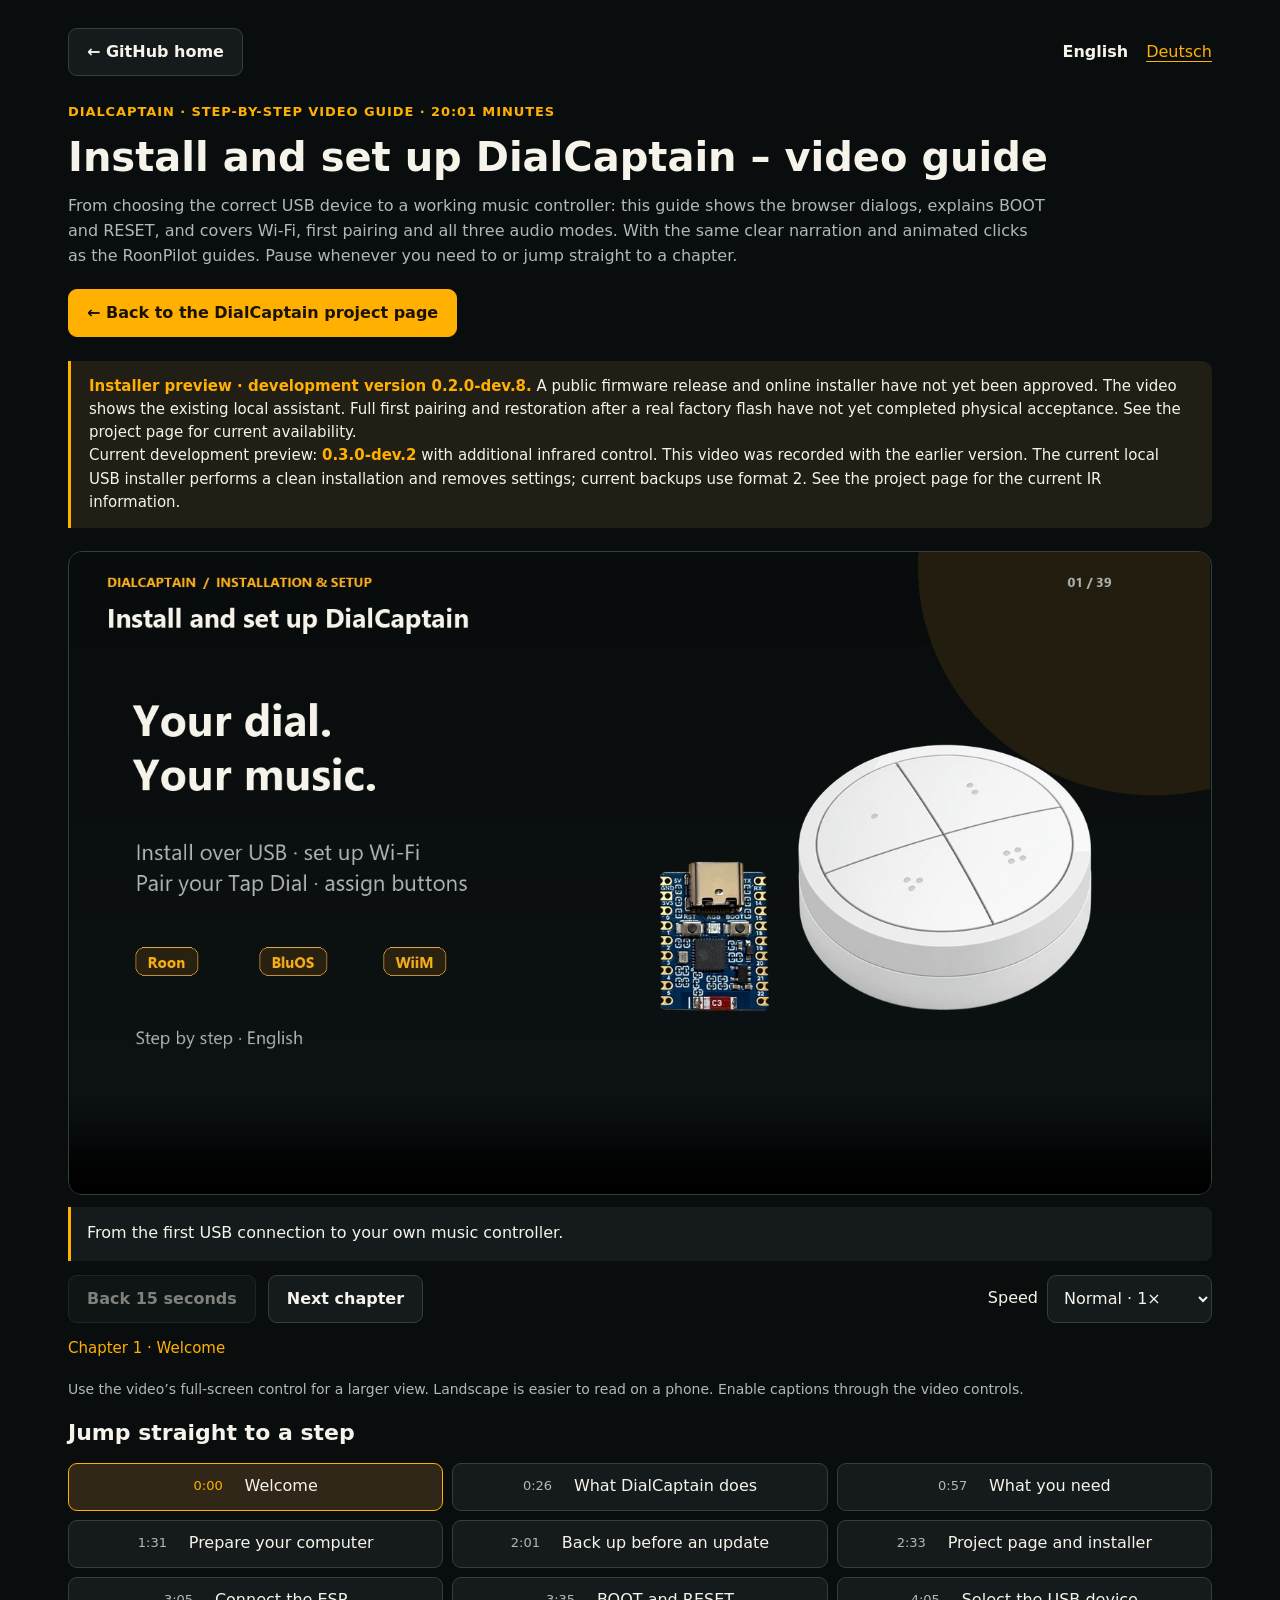
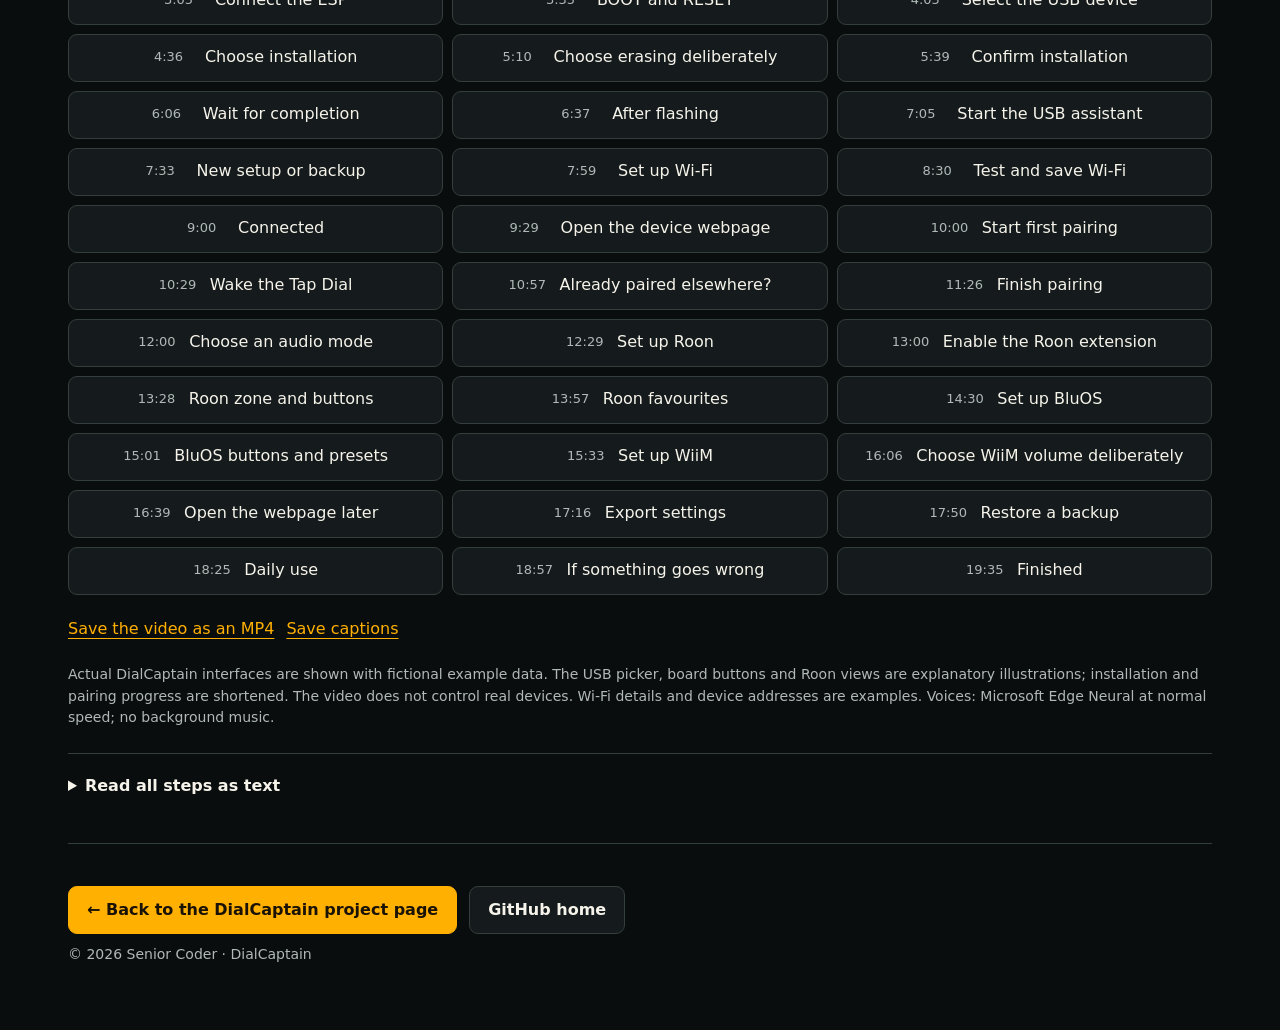
<file: docs/video/dialcaptain-installation-en.html>
<!doctype html>
<html lang="en"><head><meta charset="utf-8"><meta name="viewport" content="width=device-width,initial-scale=1"><meta name="color-scheme" content="dark"><meta name="theme-color" content="#0a0d0e"><meta name="description" content="Animated guide to USB installation, Wi-Fi, Tap Dial pairing, Roon, BluOS, WiiM and backups. With narration, captions and chapters."><title>Install and set up DialCaptain – video guide</title><link rel="icon" href="../assets/favicon.svg"><link rel="stylesheet" href="player.css?v=1"><script src="player.js?v=1" defer></script></head>
<body><main>
<header><div class="top-links"><a class="button" href="https://github.com/mermayer/DialCaptain">← GitHub home</a><nav class="languages" aria-label="Language"><span aria-current="page">English</span><a href="dialcaptain-installation-de.html" lang="de" data-language>Deutsch</a></nav></div>
<p class="eyebrow">DIALCAPTAIN · STEP-BY-STEP VIDEO GUIDE · 20:01 MINUTES</p><h1>Install and set up DialCaptain – video guide</h1>
<p class="intro">From choosing the correct USB device to a working music controller: this guide shows the browser dialogs, explains BOOT and RESET, and covers Wi-Fi, first pairing and all three audio modes. With the same clear narration and animated clicks as the RoonPilot guides. Pause whenever you need to or jump straight to a chapter.</p>
<div class="project-links"><a class="button primary" href="../">← Back to the DialCaptain project page</a></div></header>
<aside class="preview-note"><p><strong>Installer preview · development version 0.2.0-dev.8.</strong> A public firmware release and online installer have not yet been approved. The video shows the existing local assistant. Full first pairing and restoration after a real factory flash have not yet completed physical acceptance. See the project page for current availability.</p><p>Current development preview: <strong>0.3.0-dev.2</strong> with additional infrared control. This video was recorded with the earlier version. The current local USB installer performs a clean installation and removes settings; current backups use format 2. See the project page for the current IR information.</p></aside>
<video id="video" controls playsinline preload="metadata" poster="dialcaptain-installation-en-poster.jpg" aria-label="Install and set up DialCaptain – video guide"><source src="dialcaptain-installation-en.mp4" type="video/mp4"><track id="spoken-captions" kind="captions" src="dialcaptain-installation-en.vtt" srclang="en" label="English">Your browser does not support this video. <a href="dialcaptain-installation-en.mp4">MP4</a></video>
<div id="error" role="alert" hidden>The video could not be loaded. Reload this page or open <a href="dialcaptain-installation-en.mp4">the MP4 file directly</a>.</div>
<p id="stepHint" aria-live="polite">From the first USB connection to your own music controller.</p>
<div class="tools" aria-label="Playback controls"><button class="button" type="button" id="back">Back 15 seconds</button><button class="button" type="button" id="next">Next chapter</button><label class="speed" for="speed">Speed <select id="speed"><option value="0.75">Slower · 0.75×</option><option value="1" selected>Normal · 1×</option><option value="1.25">Faster · 1.25×</option></select></label></div>
<p id="now">Chapter 1 · Welcome</p><p class="note">Use the video’s full-screen control for a larger view. Landscape is easier to read on a phone. Enable captions through the video controls.</p>
<section aria-labelledby="chapter-title"><h2 id="chapter-title">Jump straight to a step</h2><nav class="chapters" id="chapters" aria-label="Video chapters"></nav></section>
<div class="media-links"><a href="dialcaptain-installation-en.mp4" download>Save the video as an MP4</a><a href="dialcaptain-installation-en.vtt" download>Save captions</a></div>
<p class="note">Actual DialCaptain interfaces are shown with fictional example data. The USB picker, board buttons and Roon views are explanatory illustrations; installation and pairing progress are shortened. The video does not control real devices. Wi-Fi details and device addresses are examples. Voices: Microsoft Edge Neural at normal speed; no background music.</p>
<details><summary>Read all steps as text</summary><ol><li><h3>Install and set up DialCaptain</h3><p>Welcome to Dial Captain. This guide takes you through installation and setup, one step at a time. We will connect the small controller to Wi-Fi, pair a Philips Hue Tap Dial, and configure Roon, Blu OS or WiiM. You do not need programming knowledge. Pause whenever you want to follow a step at your own pace. The chapters below the video let you jump straight to the mode you want.</p></li>
<li><h3>One dial. Three audio control modes.</h3><p>The Tap Dial sends button presses and dial movements to the ESP over Zigbee. The ESP translates them into Wi-Fi control commands. Exactly one mode is active at a time: Roon, Blu OS or WiiM. Settings for the other modes are retained. Dial Captain does not stream music or act as a speaker. You do not need a Hue Bridge, Roon Pilot or an additional computer service. Roon mode still requires your existing Roon Server.</p></li>
<li><h3>Prepare the correct hardware</h3><p>Prepare an ESP32 C6 Zero with eight megabytes of flash, a Philips Hue Tap Dial model RDM002, and a USB data cable. Check the exact board name. A similar-looking ESP32 S3 is not the same device. The Tap Dial runs on its battery. The ESP, however, needs continuous USB power. You will also need the name and password of your 2.4 gigahertz Wi-Fi network. A charge-only USB cable cannot transfer firmware.</p></li>
<li><h3>Chrome or Edge on a computer</h3><p>Open Chrome or Edge on your computer. This guide uses the tested USB workflow in those browsers; it does not cover installation on a phone. Close serial monitors and other browser tabs already using the ESP. Your computer, ESP and player must be able to reach each other on the home network. An isolated guest network is unsuitable. Later, you can open the device configuration from a phone on that network.</p></li>
<li><h3>New board or existing setup?</h3><p>A factory-new ESP has nothing to back up. If Dial Captain is already configured, first export its settings from the device webpage or USB assistant. A complete erase also removes Wi-Fi, button assignments and Tap Dial pairing. The backup belongs to that particular ESP and contains private credentials. Keep it on your computer. We will cover restoration later. A firmware update is no reason to reset the Tap Dial as a precaution.</p></li>
<li><h3>Start on the DialCaptain project page</h3><p>Start on the Dial Captain project website hosted on GitHub. It provides the guide and the entry for USB installation. At the time of this video, a public firmware release and online installer have not yet been approved. The following recordings show the existing local development installer so you can learn the workflow. A status page is not an installation error. Once the public installer is released, start from the project page. This video does not publish firmware itself.</p></li>
<li><h3>Connect only the intended ESP</h3><p>Connect only the intended ESP32 C6 to your computer by USB. Temporarily disconnect other ESP boards from the computer to avoid selecting the wrong one. If you have trouble, use a direct USB port rather than a hub. Locate the small BOOT and RESET buttons on your board. Their positions can vary between board versions. The illustration explains their functions and is not a scale drawing of the board layout.</p></li>
<li><h3>If the new board cannot be reached</h3><p>The first installation may require manual download mode. Leave the ESP connected by USB. Hold BOOT. While holding it, briefly press and release RESET. Then release BOOT. Open the browser USB selection again. Do not press either button while firmware is being written. Unlike the round Roon Pilot, this separate C6 board does not select a second processor by reversing the USB connector.</p></li>
<li><h3>Select the connected ESP</h3><p>In the local installer, select Install or update firmware. The browser opens its own device picker. Click the connected ESP and then Connect. It is often called USB JTAG or Serial Debug Unit. On Windows it may include a COM number. On macOS the name looks different and there is no Windows COM number. Names and numbers in this video are examples. If unsure, cancel and unplug the board to see which entry disappears.</p></li>
<li><h3>Choose Install DialCaptain in the installer</h3><p>After USB access is granted, the installation dialog appears. Choose Install Dial Captain. The name and displayed version must match your intended device. The installer is configured for the ESP32 C6. If another chip is reported or the board is unsupported, do not install unrelated firmware. Close the dialog and check the board, cable and selected USB port first. These installer dialogs may use English labels even when the surrounding page is German.</p></li>
<li><h3>Erase device means a complete erase</h3><p>For a clean installation, select Erase device, then Next. This removes existing data on the ESP, including saved Wi-Fi and Tap Dial pairing data. On a new board, it gives you a clean starting point. On an existing device, make sure you already have your backup file. An appropriate update without erasing can retain settings, but that is not a blanket guarantee for every firmware version and storage layout.</p></li>
<li><h3>Confirm with Install only when ready</h3><p>Read the final confirmation. Check once more that you intend to install Dial Captain on the correct C6 board. Only then click Install. Keep the USB cable connected throughout. Do not close the browser window or let the computer sleep. The progress shown in the video is shortened. You do not need to select individual files, enter memory addresses or install a development environment.</p></li>
<li><h3>Wait for erasing, writing and completion</h3><p>The installer prepares the board, erases storage if requested, and writes the firmware. The percentage can pause for a while. Wait for the explicit completion message. Reaching one hundred percent alone is not a reason to unplug. If the browser reports an error, record its exact text. Check the cable, direct USB connection and download mode before trying again. A video animation is, of course, not proof of a physical flashing test.</p></li>
<li><h3>Close the installer and start the firmware</h3><p>After successful completion, close the installation dialog. This releases the USB port for the next step. BOOT must now be released. If the board remains in download mode, briefly press RESET without holding BOOT. Wait a moment for the new firmware to start. The USB entry may disappear briefly and return. You do not need a separate application to configure Wi-Fi first.</p></li>
<li><h3>Select Start setup and reconnect</h3><p>Below the installer, click Start setup. Select the same ESP again in the USB picker and confirm. This is intentional: the installer used the port first, and now the setup assistant talks to the running firmware. If the port is busy, check whether the old installation dialog or a serial monitor is still open. The ESP does not need Wi-Fi yet, and you do not need to select a special setup network on your computer.</p></li>
<li><h3>Set up as new or restore a backup</h3><p>You now have two choices. For the first setup, choose Set up as new. If you have a backup from this exact ESP, you can instead choose Restore backup, even before Wi-Fi is configured. We will follow new setup first and cover restoration in its own chapter. A backup from another ESP is not a way to clone a second controller or pair one Tap Dial to two devices at the same time.</p></li>
<li><h3>Select your 2.4 GHz Wi-Fi network</h3><p>The assistant searches for Wi-Fi networks within range of the ESP. Open the list and choose your own 2.4 gigahertz network. Do not confuse it with a neighbour’s similar name or an isolated guest network. If yours is missing, scan again or enter its exact name manually. Your computer stays on its normal home network. Dial Captain does not create a setup hotspot for this workflow. The details are sent directly to the ESP over USB.</p></li>
<li><h3>Enter the password, then test the connection</h3><p>Enter your Wi-Fi password. This video uses fictional example details only. If needed, use Show to check for typing mistakes, then hide the password again. Select Test connection and save. New credentials are saved only after a successful connection. If the test fails, check the name, password and 2.4 gigahertz network. An unsuccessful attempt does not replace previously saved credentials.</p></li>
<li><h3>Wi-Fi connected: choose your next path</h3><p>Once Wi-Fi is connected, you can choose a Roon Server or open the device webpage directly. Blu OS and WiiM need no approval in Roon, so you can skip server selection. Note the device address shown by the assistant. Your router assigns it, and yours will differ from the video example. The address 192 dot 168 dot 4 dot 1 used in some other device guides is not used for this USB setup.</p></li>
<li><h3>Enable and open web configuration</h3><p>In the assistant, choose Enable web configuration. Once the service is ready, Open web configuration appears. Click it. The new tab shows a webpage served by the ESP, not a cloud configuration service. Your computer or phone must be able to reach that ESP on the home network. While the web server is active, the board’s RGB LED gently blinks amber. This works even before any Tap Dial is paired or any Roon Server selected.</p></li>
<li><h3>Choose Pair your first Tap Dial</h3><p>Find the Pair Philips Hue Tap Dial section. A new device has no controller assigned yet. Click Pair your first Tap Dial. Discovery is now open for three minutes. Place the intended Tap Dial near the ESP. You do not need a Hue Bridge or an already paired controller for this. Simply powering the ESP does not leave pairing permanently open. You deliberately start discovery here.</p></li>
<li><h3>Hold button 1 for about three seconds</h3><p>On a new Tap Dial, hold the button marked with one dot for about three seconds until its LED blinks. The browser should progress from Searching to Checking and Setting up. During setup, briefly press a button occasionally to keep the battery-powered controller awake. These presses do not send music commands while pairing is in progress. If your Tap Dial already belongs to a Hue Bridge or another ESP, follow the next step first.</p></li>
<li><h3>Reset only the Tap Dial when needed</h3><p>A Tap Dial can belong to only one Zigbee network. If it was paired with a Hue Bridge or another ESP, reset that controller only: hold SETUP on its back for more than ten seconds. This removes its old pairing. Then, with discovery open, use button one again. Do not factory-reset the ESP for this. When restoring a suitable backup to the same ESP, resetting the controller is not the normal procedure.</p></li>
<li><h3>Wait for Done</h3><p>Wait until the page says Done. Only then is the assignment saved. The progress states shown demonstrate the interface. Full first pairing of a new controller has not yet completed physical acceptance in this development version. Use Set up again for the existing controller. A different Tap Dial replaces it only after successful, confirmed setup. Cancelling or timing out does not delete the previous assignment. Check the battery and keep the controller awake before resetting anything.</p></li>
<li><h3>Select Roon, BluOS or WiiM</h3><p>Under Mode, choose what the Tap Dial should control. Roon controls a zone on your Roon Server. Blu OS controls a Blu OS player directly. WiiM controls a WiiM directly through its local interface. Only one mode runs at a time. Saving activates your choice without deleting the other profiles. The next chapters cover all three paths. You only need to configure the one you intend to use now.</p></li>
<li><h3>Choose the Roon Server in the USB assistant</h3><p>For Roon, select Roon mode on the device webpage and save. In the USB assistant, open Roon Server selection. Choose your running server from the list and save it. If discovery is empty, first check that the server is running and reachable on your network. Alternatively, check its address with the usual API port 9330. Avoid selecting a second server by mistake. A different server needs its own approval and a new zone selection.</p></li>
<li><h3>Roon → Settings → Extensions</h3><p>Now open Roon, then Settings and Extensions. Find Dial Captain and click Enable. Next, open the extension’s settings cog. This schematic view explains the path; the exact arrangement can vary with your Roon version. Use Check connection in the USB assistant to see whether approval has arrived. Configure Roon volume and buttons in that settings cog, rather than on the general device webpage.</p></li>
<li><h3>Set your zone, language and steps</h3><p>Choose your Roon zone. Set the extension language to German or English as needed; it is independent of the Roon app language. Sensitivity and Steps per click are separate settings. You can select one to four native Roon steps. With an output using half a decibel per step, two steps give one decibel per click. Each of the four buttons can have a short and long action, such as play, pause, next, previous or mute.</p></li>
<li><h3>Choose playlists and radio from lists</h3><p>For each of the three favourites, first choose Roon playlist or Roon radio station, then select an item from the list. Radio stations come from My Live Radio. You can page through longer lists. Assign the favourites to buttons and save everything. At low listening volume, test one button press and a small dial movement first. After the Tap Dial reports back, its battery level can also appear in the status line. A fixed Roon output may not support volume changes.</p></li>
<li><h3>Choose a BluOS player on the network</h3><p>For a Blu OS player, choose Blu OS control on the device webpage. Discovery shows reachable devices with their name, model and address. Deliberately select your player. If it is missing, enter the address manually; the usual port is 11000. Check player and load presets confirms the target and loads its saved presets. This does not start music. The mode is for Blu OS generally, not just one particular NODE model.</p></li>
<li><h3>Assign presets and volume steps</h3><p>First save your radio stations or playlists as presets in the Blu OS app. Choose three of those as favourites here. Assign short and long button actions, then select sensitivity and half, one or two decibels per click. Save the settings. With a fixed output level, the ring has no effect. Next and previous depend on the current source. Dial Captain does not maintain its own streaming library, and its volume commands do not explicitly adjust other group members.</p></li>
<li><h3>Choose your WiiM and its presets</h3><p>For WiiM, first save the desired content as presets in WiiM Home. On the device webpage, choose WiiM control and select the discovered player. Alternatively enter its address; the local HTTPS interface normally uses port 443. Check the player and load its presets. Up to twelve entries can be shown. Choose three as your favourites and assign them to short or long presses. Supported content and track commands depend on the service and source.</p></li>
<li><h3>Explicitly enable the ring for WiiM</h3><p>On a new profile, ring control of the WiiM’s own volume starts disabled. Enable it only if that is the volume you intend to control. Choose one, two or five percentage points per click, then save. This does not directly adjust an external DAC. For a Roon zone using an RME volume provider, use Roon mode. The output configuration in WiiM Home is not changed automatically. Also note that WiiM mute commands can affect members of an existing group.</p></li>
<li><h3>Hold for eight seconds, release, configure</h3><p>In daily use the web server is normally closed. By default, hold Tap Dial button four for at least eight seconds, then release. The amber LED indicates that configuration is available. The same extra-long press closes it again without triggering an ordinary button action. Alternatively hold BOOT on the running ESP for three seconds, without pressing RESET, or open access over USB. After ten minutes without interaction, the webpage closes. Extend gives you another ten minutes. Audio control continues.</p></li>
<li><h3>Save a backup file on your computer</h3><p>Open Backup and restore, then choose Export settings. Your browser saves a JSON file on your computer. It includes Wi-Fi, Roon approval and zone, buttons and favourites, all Blu OS and WiiM profiles, plus Tap Dial and Zigbee data for the same ESP. Unsaved form edits are not exported. No extra password or cloud account is required. Because the file contains credentials, do not attach it to public bug reports. Export it before a complete USB reinstallation.</p></li>
<li><h3>Restore even before Wi-Fi setup</h3><p>After reinstalling, close the installer, start USB setup and choose Restore backup. Use the file from this exact ESP. Check the summary. Explicit confirmation and preparation save the restore request. Then choose Restart now and keep power connected. Reconnect USB afterwards if needed. Full restoration after a real factory flash has not yet completed physical acceptance in this development version. The film explains the workflow available in the assistant, rather than claiming release approval.</p></li>
<li><h3>The computer can be switched off afterwards</h3><p>After setup, you no longer need the computer. Power the ESP from a suitable USB supply and leave it connected to Wi-Fi. The Tap Dial continues to use its battery. Roon still needs a running Roon Server; Blu OS and WiiM are controlled directly. A closed configuration webpage is normal and does not mean the controller is offline. There is no dedicated over-the-air updater. Future firmware updates use USB again, so keep your backup file.</p></li>
<li><h3>Check the cause before resetting everything</h3><p>No USB device: check the data cable, direct port, closed monitors and BOOT with RESET. No Wi-Fi: check the name, password and 2.4 gigahertz network. No device webpage: enable the temporary server first and use the actual IP address. No music control: check the active mode, player or Roon zone, and saved buttons. No volume control: check for fixed output and the WiiM ring option. Record the version, step and exact message when reporting a fault. Factory reset is not the first troubleshooting step.</p></li>
<li><h3>Your dial is ready for your music</h3><p>That completes the Dial Captain installation and setup guide. You now know how USB selection and download mode work, how to configure Wi-Fi, pair the Tap Dial and choose your audio control mode. Use the chapters to revisit individual steps. The large project-page button below the video leads to the current guide and release status. Enjoy using your own music controller.</p></li></ol></details>
<footer class="page-footer"><div class="project-links"><a class="button primary" href="../">← Back to the DialCaptain project page</a><a class="button" href="https://github.com/mermayer/DialCaptain">GitHub home</a></div><p class="note">© 2026 Senior Coder · DialCaptain</p></footer>
</main><script id="tutorial-data" type="application/json">{"chapterLabel": "Chapter", "chapters": [{"title": "Welcome", "start": 0}, {"title": "What DialCaptain does", "start": 26.333333333333332}, {"title": "What you need", "start": 57.58333333333333}, {"title": "Prepare your computer", "start": 91.66666666666666}, {"title": "Back up before an update", "start": 121.37499999999999}, {"title": "Project page and installer", "start": 153.29166666666666}, {"title": "Connect the ESP", "start": 185.79166666666666}, {"title": "BOOT and RESET", "start": 215.375}, {"title": "Select the USB device", "start": 245.04166666666666}, {"title": "Choose installation", "start": 276.5833333333333}, {"title": "Choose erasing deliberately", "start": 310.375}, {"title": "Confirm installation", "start": 339.0}, {"title": "Wait for completion", "start": 366.4583333333333}, {"title": "After flashing", "start": 397.375}, {"title": "Start the USB assistant", "start": 425.0833333333333}, {"title": "New setup or backup", "start": 453.66666666666663}, {"title": "Set up Wi-Fi", "start": 479.91666666666663}, {"title": "Test and save Wi-Fi", "start": 510.7083333333333}, {"title": "Connected", "start": 540.375}, {"title": "Open the device webpage", "start": 569.2083333333334}, {"title": "Start first pairing", "start": 600.8333333333334}, {"title": "Wake the Tap Dial", "start": 629.125}, {"title": "Already paired elsewhere?", "start": 657.625}, {"title": "Finish pairing", "start": 686.875}, {"title": "Choose an audio mode", "start": 720.0833333333334}, {"title": "Set up Roon", "start": 749.0416666666667}, {"title": "Enable the Roon extension", "start": 780.2916666666667}, {"title": "Roon zone and buttons", "start": 808.5833333333334}, {"title": "Roon favourites", "start": 837.9583333333334}, {"title": "Set up BluOS", "start": 870.375}, {"title": "BluOS buttons and presets", "start": 901.2916666666666}, {"title": "Set up WiiM", "start": 933.8333333333333}, {"title": "Choose WiiM volume deliberately", "start": 966.6249999999999}, {"title": "Open the webpage later", "start": 999.8333333333333}, {"title": "Export settings", "start": 1036.4583333333333}, {"title": "Restore a backup", "start": 1070.125}, {"title": "Daily use", "start": 1105.5}, {"title": "If something goes wrong", "start": 1137.125}, {"title": "Finished", "start": 1175.375}], "scenes": [{"id": "intro", "start": 0, "caption": "From the first USB connection to your own music controller."}, {"id": "purpose", "start": 26.333333333333332, "caption": "Tap Dial → Zigbee → ESP32-C6 → Wi-Fi → your audio system."}, {"id": "kit", "start": 57.58333333333333, "caption": "ESP32-C6 Zero · 8 MB · Tap Dial RDM002 · USB data cable · 2.4 GHz Wi-Fi"}, {"id": "computer", "start": 91.66666666666666, "caption": "Close other serial applications. Keep the computer and player on your home network."}, {"id": "savebefore", "start": 121.37499999999999, "caption": "Export settings first if the device is already configured."}, {"id": "website", "start": 153.29166666666666, "caption": "Currently an installer preview. No public firmware release yet."}, {"id": "usb", "start": 185.79166666666666, "caption": "Connect a USB data cable directly to the computer. Disconnect other ESP boards."}, {"id": "boot", "start": 215.375, "caption": "Hold BOOT → press RESET briefly → release RESET → release BOOT."}, {"id": "chooser", "start": 245.04166666666666, "caption": "Select USB JTAG/serial debug unit, then Connect."}, {"id": "install", "start": 276.5833333333333, "caption": "The dialog shown comes from the local ESP Web Tools installer."}, {"id": "erase", "start": 310.375, "caption": "Clean installation: enable Erase device. Back up an existing device first."}, {"id": "confirm", "start": 339.0, "caption": "Correct board? Backup ready? Keep USB connected."}, {"id": "flashing", "start": 366.4583333333333, "caption": "Do not unplug at 100%: wait for Installation complete."}, {"id": "reboot", "start": 397.375, "caption": "Close installer → release BOOT → briefly press RESET if needed."}, {"id": "connectsetup", "start": 425.0833333333333, "caption": "Installation and setup use the same USB port, one after the other."}, {"id": "choice", "start": 453.66666666666663, "caption": "Choose new setup; a backup for the same ESP can also be restored before Wi-Fi."}, {"id": "wifi", "start": 479.91666666666663, "caption": "Keep the computer on your home network. Wi-Fi details reach the ESP over USB."}, {"id": "wifi_password", "start": 510.7083333333333, "caption": "Choose Test connection and save; new details are saved only after success."}, {"id": "wifi_ready", "start": 540.375, "caption": "Roon: select a server. BluOS/WiiM: open web configuration."}, {"id": "openweb", "start": 569.2083333333334, "caption": "Open the device IP; your computer or phone must reach the ESP on the home network."}, {"id": "pair_start", "start": 600.8333333333334, "caption": "Discovery stays open for three minutes. Put the Tap Dial near the ESP."}, {"id": "tap_pair", "start": 629.125, "caption": "Hold the button with one dot until the Tap Dial LED blinks."}, {"id": "tap_reset", "start": 657.625, "caption": "Only for an old pairing elsewhere: hold rear SETUP for more than 10 seconds."}, {"id": "pair_done", "start": 686.875, "caption": "Searching → Checking → Setting up → Done. Only then is the controller saved."}, {"id": "mode", "start": 720.0833333333334, "caption": "Exactly one active mode. The other profiles are retained."}, {"id": "roon_server", "start": 749.0416666666667, "caption": "Select and save your own server. Skip this step when not using Roon."}, {"id": "roon_authorize", "start": 780.2916666666667, "caption": "Enable DialCaptain, then open its settings cog."}, {"id": "roon_keys", "start": 808.5833333333334, "caption": "Four buttons with short and long actions. Steps per click: 1 to 4."}, {"id": "roon_favorites", "start": 837.9583333333334, "caption": "Choose source → choose item → assign buttons → save."}, {"id": "bluos", "start": 870.375, "caption": "BluOS mode → select discovered player → check player and load presets."}, {"id": "bluos_keys", "start": 901.2916666666666, "caption": "Choose three existing presets. 0.5 / 1 / 2 dB per click. Then save."}, {"id": "wiim", "start": 933.8333333333333, "caption": "Create presets in WiiM Home first. Then discover, check and assign."}, {"id": "wiim_volume", "start": 966.6249999999999, "caption": "WiiM volume is not the volume of an external DAC."}, {"id": "web_later", "start": 999.8333333333333, "caption": "Default: button 4 for at least 8 seconds. BOOT on a running ESP: 3 seconds."}, {"id": "export", "start": 1036.4583333333333, "caption": "Saved settings, all profiles and Tap Dial pairing for the same ESP."}, {"id": "restore", "start": 1070.125, "caption": "Choose file → validate → explicitly confirm → prepare → Restart now."}, {"id": "daily", "start": 1105.5, "caption": "Keep the ESP powered by USB. The Tap Dial stays battery-powered."}, {"id": "help", "start": 1137.125, "caption": "USB: cable and BOOT. Wi-Fi: 2.4 GHz. Webpage: enable first. Player: network and mode."}, {"id": "outro", "start": 1175.375, "caption": "Install · Wi-Fi · pair · choose mode · assign buttons · back up"}]}</script></body></html>
</file>
<file: docs/assets/project.css>
/* DialCaptain identity on the established RoonPilot layout/navigation foundation. */
:root { --accent-ink:#1a1205; accent-color:var(--accent); }
body { background:var(--bg); }
img { height:auto; }
html { scroll-padding-top:96px; }
a { text-underline-offset:4px; }
a:hover { color:var(--accent-hover); }
button, input, select { font:inherit; }
button { cursor:pointer; }
:focus-visible { outline:2px solid var(--accent); outline-offset:5px; }
.skip-link { position:fixed; top:-80px; left:20px; z-index:100; padding:12px 20px; background:var(--accent); color:var(--accent-ink); }
.skip-link:focus { top:12px; }
.brand { gap:9px; font-size:24px; }
.brand img,.footer-brand img { width:30px; height:30px; }
.brand em { font-style:normal; color:var(--accent); }
.header-inner { gap:22px; }
.site-header nav { gap:20px; }
.site-header nav a { font-size:13px; white-space:nowrap; }
.header-actions { gap:17px; }
.mobile-menu { display:none; }
.button { display:inline-flex; justify-content:center; align-items:center; gap:9px; min-height:52px; padding:12px 20px; border:1px solid var(--line); border-radius:8px; background:transparent; color:var(--text); text-decoration:none; font-size:15px; font-weight:650; line-height:1.3; transition:background .18s,border-color .18s,color .18s; }
.button.primary { background:var(--accent); border-color:var(--accent); color:var(--accent-ink); }
.button.primary:hover { background:var(--accent-hover); border-color:var(--accent-hover); }
.button.secondary { border-color:rgba(var(--accent-rgb),.5); color:var(--accent); }
.button.secondary:hover { background:rgba(var(--accent-rgb),.08); border-color:var(--accent); color:var(--accent-hover); }
.button.small { min-height:42px; padding:10px 15px; font-size:14px; }
.actions { display:flex; flex-wrap:wrap; gap:12px; margin-top:24px; }
.hero-actions { display:grid; grid-template-columns:repeat(2,minmax(0,1fr)); gap:12px; max-width:580px; margin-top:28px; }
.hero-actions .button { min-width:0; min-height:56px; text-align:center; }
.hero { min-height:680px; display:grid; grid-template-columns:minmax(0,1.05fr) minmax(0,1fr); align-items:center; gap:48px; padding-block:64px 76px; }
h1,h2,h3,p { margin-top:0; }
.hero h1 { margin-bottom:26px; font-size:clamp(48px,5.2vw,76px); line-height:1.03; letter-spacing:-.058em; font-weight:680; }
.hero-copy>p { max-width:590px; color:var(--muted-strong); font-size:20px; line-height:1.6; }
.hero-image { position:relative; display:grid; place-items:center; margin:0; }
.hero-image img { width:100%; max-width:560px; filter:drop-shadow(0 22px 35px #0005); }
.hero-image figcaption { color:var(--muted); font-size:13px; margin-top:8px; text-align:center; }
.release-note { border-left:2px solid var(--accent); padding:8px 0 8px 16px; color:var(--muted); font-size:13px; line-height:1.55; margin-top:24px; max-width:580px; }
.release-note strong { color:var(--accent); }
.license-summary { max-width:580px; margin-top:14px; color:var(--muted); font-size:13px; line-height:1.6; }
.license-summary a { color:var(--accent); white-space:nowrap; }
.signal-path { display:flex; align-items:center; flex-wrap:wrap; gap:16px; border-block:1px solid var(--line); padding:24px 0; color:var(--muted-strong); font-size:15px; }
.signal-path span { color:var(--accent); font:12px/1.3 Consolas,monospace; }
.content-section { padding-block:88px; border-bottom:1px solid var(--line-soft); }
.section-heading { display:grid; grid-template-columns:44px 1fr; gap:14px; margin-bottom:40px; }
.section-number { color:var(--accent); font:12px/1.8 Consolas,monospace; margin-top:12px; }
.section-heading h2 { font-size:clamp(32px,3.4vw,48px); line-height:1.12; letter-spacing:-.045em; font-weight:650; margin-bottom:14px; }
.section-heading p:last-child { color:var(--muted-strong); max-width:720px; margin-bottom:0; font-size:18px; }
.mode-grid { display:grid; grid-template-columns:repeat(2,minmax(0,1fr)); gap:32px; }
.mode-grid article { padding-top:24px; border-top:2px solid var(--line); }
.mode-grid h3 { font-size:27px; letter-spacing:-.035em; margin-bottom:18px; }
.mode-grid p,.mode-grid li { color:var(--muted-strong); }
.mode-grid ul { padding-left:20px; }
.mode-grid a { color:var(--accent); font-size:14px; }
.scope-note { display:grid; grid-template-columns:1fr 1fr; gap:36px; margin-top:44px; padding:28px 0 0; border-top:1px solid var(--line); }
.scope-note p { color:var(--muted); font-size:15px; margin-bottom:0; }
.scope-note strong { color:var(--text); }
.split { display:grid; grid-template-columns:1fr 1fr; gap:55px; align-items:center; }
.hardware-image { display:grid; place-items:center; padding:28px; background:var(--surface); border-radius:18px; }
.hardware-image img { max-height:380px; width:auto; }
.hardware-image figcaption { text-align:center; color:var(--muted); font-size:13px; margin-top:20px; }
.detail-list { display:grid; grid-template-columns:150px 1fr; gap:15px 20px; margin:0; }
.detail-list dt { color:var(--muted); }
.detail-list dd { margin:0; color:var(--muted-strong); }
.detail-list strong { color:var(--text); }
.inline-link { color:var(--accent); }
.notice { margin-top:28px; padding:20px 24px; background:rgba(var(--accent-rgb),.055); border-left:2px solid var(--accent); color:var(--muted-strong); }
.notice strong { color:var(--text); }
.notice p:last-child { margin-bottom:0; }
.steps-grid { display:grid; grid-template-columns:repeat(4,minmax(0,1fr)); gap:24px; counter-reset:setup; }
.steps-grid article { counter-increment:setup; padding:22px 0 0; border-top:1px solid var(--line); }
.steps-grid article::before { content:"0" counter(setup); color:var(--accent); font:13px Consolas,monospace; }
.steps-grid h3 { font-size:21px; letter-spacing:-.025em; margin:14px 0; }
.steps-grid p { color:var(--muted-strong); font-size:15px; }
.screenshot-tabs { display:flex; flex-wrap:wrap; gap:8px; margin-bottom:22px; }
.screenshot-tabs button { border:1px solid var(--line); border-radius:7px; padding:10px 20px; background:var(--surface); color:var(--muted-strong); font-size:15px; }
.screenshot-tabs button[aria-selected=true] { color:var(--accent-ink); background:var(--accent); border-color:var(--accent); }
.screenshot-panel { display:grid; grid-template-columns:.9fr 1.1fr; align-items:center; gap:48px; }
.screenshot-copy h3 { font-size:29px; letter-spacing:-.035em; line-height:1.2; }
.screenshot-copy p,.screenshot-copy li { color:var(--muted-strong); }
.media-button { border:1px solid var(--line); background:var(--surface); border-radius:14px; padding:18px; width:100%; }
.media-button img { max-height:480px; margin:auto; width:auto; }
.media-button>span { display:block; margin-top:15px; color:var(--accent); font-size:13px; }
.media-caption { color:var(--muted); font-size:13px; margin-top:14px; }
.enclosure-layout { display:grid; grid-template-columns:minmax(0,1.12fr) minmax(0,1fr); gap:36px; align-items:start; }
.enclosure-overview { margin:0; min-width:0; }
.enclosure-overview .model-overview { display:block; padding:0; overflow:hidden; }
.model-overview img { width:100%; height:auto; max-height:none; }
.model-overview>span { display:flex; align-items:center; justify-content:center; gap:8px; margin:0; padding:13px 18px; border-top:1px solid var(--line); }
.model-overview>span svg { width:15px; height:15px; }
.enclosure-overview figcaption { font-size:12px; line-height:1.6; color:var(--muted); margin-top:13px; }
.model-downloads { display:grid; gap:12px; }
.model-card { display:flex; align-items:center; gap:16px; padding:12px; border:1px solid var(--line); border-radius:12px; background:rgba(255,255,255,.018); transition:border-color .18s,background .18s; }
.model-card:focus-within,.model-card:hover { border-color:rgba(var(--accent-rgb),.5); background:rgba(var(--accent-rgb),.035); }
.model-preview { flex:0 0 100px; padding:0; border:1px solid var(--line); border-radius:8px; overflow:hidden; background:var(--surface); transition:border-color .18s; }
.model-preview:hover { border-color:var(--accent); }
.model-preview img { display:block; width:100%; height:auto; }
.model-download { flex:1; min-width:0; display:flex; align-items:center; gap:12px; text-decoration:none; color:var(--text); }
.model-download>span { flex:1; min-width:0; }
.model-download strong { display:block; font-size:16px; font-weight:600; }
.model-download small { display:block; margin-top:3px; color:var(--muted-strong); font-size:12px; line-height:1.5; }
.model-filename { display:block; margin-top:4px; color:var(--muted); font:11px/1.5 Consolas,monospace; overflow-wrap:anywhere; }
.model-download>svg { flex:0 0 19px; color:var(--accent); }
.enclosure-footer { display:flex; align-items:center; gap:36px; margin-top:28px; padding-top:25px; border-top:1px solid var(--line); }
.enclosure-footer .button { flex-shrink:0; }
.enclosure-footer p { margin:0; font-size:13px; line-height:1.65; color:var(--muted); max-width:760px; }
.faq { max-width:900px; }
.faq details { padding:20px 0; border-top:1px solid var(--line); }
.faq summary { cursor:pointer; font-weight:600; font-size:18px; list-style-position:outside; margin-left:20px; }
.faq summary::marker { color:var(--accent); }
.faq details p { margin:15px 0 0; color:var(--muted-strong); }
.site-footer { padding-block:45px; }
.footer-main { display:flex; justify-content:space-between; gap:32px; align-items:start; }
.footer-brand { font-size:23px; }
.footer-copy { font-size:14px; color:var(--muted); max-width:580px; margin-top:16px; }
.footer-links { display:flex; gap:20px; flex-wrap:wrap; font-size:14px; color:var(--muted-strong); }
.support-links { display:flex; gap:12px; flex-wrap:wrap; margin-top:22px; }
.support-links .button { font-size:13px; min-height:38px; padding:8px 13px; color:var(--muted-strong); }
.support-links .button:hover { color:var(--accent); border-color:var(--accent); }
.project-support { max-width:580px; margin-top:24px; padding-top:20px; border-top:1px solid var(--line); }
.project-support p { margin:0; color:var(--muted-strong); font-size:13px; line-height:1.6; }
.support-links-prominent { display:grid; grid-template-columns:repeat(2,minmax(0,1fr)); gap:10px; max-width:460px; margin-top:12px; }
.support-links-prominent .button { min-width:0; min-height:44px; gap:8px; padding:10px 13px; border-color:var(--accent); background:var(--accent); color:var(--accent-ink); font-size:14px; white-space:nowrap; }
.support-links-prominent .button:hover { background:var(--accent-hover); border-color:var(--accent-hover); color:var(--accent-ink); }
.support-links-prominent .button svg { flex-shrink:0; width:18px; height:18px; }
.guide-intro { padding-block:60px 40px; max-width:930px; }
.guide-intro h1 { font-size:clamp(40px,4.8vw,64px); line-height:1.06; letter-spacing:-.05em; margin-bottom:24px; }
.guide-intro>p { color:var(--muted-strong); font-size:20px; max-width:800px; }
.breadcrumbs { display:flex; flex-wrap:wrap; gap:12px; margin-bottom:28px; }
.breadcrumbs .button { min-height:40px; font-size:13px; padding:9px 14px; }
.guide-layout { display:grid; grid-template-columns:238px minmax(0,1fr); gap:55px; align-items:start; padding-bottom:70px; }
.guide-nav { position:sticky; top:100px; padding:23px; border:1px solid var(--line); border-radius:12px; background:var(--surface); }
.guide-nav h2 { font-size:18px; margin-bottom:18px; }
.guide-nav a { display:block; padding:7px 0; color:var(--muted-strong); text-decoration:none; font-size:13px; }
.guide-nav a:hover,.guide-nav a[aria-current] { color:var(--accent); }
.guide-article { min-width:0; }
.guide-article section { padding-block:32px 42px; border-top:1px solid var(--line); }
.guide-article h2 { font-size:30px; line-height:1.2; letter-spacing:-.035em; margin-bottom:22px; }
.guide-article h3 { font-size:21px; margin-top:25px; letter-spacing:-.025em; }
.guide-article p,.guide-article li { color:var(--muted-strong); }
.guide-article strong { color:var(--text); }
.guide-article ol,.guide-article ul { padding-left:24px; }
.guide-article li { padding-left:4px; margin-bottom:13px; }
.guide-article .notice { margin-block:24px; font-size:15px; }
.guide-article figure { margin:30px 0; }
.guide-article .media-button img { max-height:560px; }
.table-wrap { overflow-x:auto; margin-block:24px; }
table { width:100%; border-collapse:collapse; font-size:14px; text-align:left; }
th,td { border-bottom:1px solid var(--line); padding:13px; vertical-align:top; }
th { color:var(--text); background:var(--surface); }
td { color:var(--muted-strong); }
code { overflow-wrap:anywhere; }
.guide-chapters-menu { position:relative; }
.guide-chapters-menu summary { color:var(--muted-strong); cursor:pointer; font-size:13px; }
.guide-chapters-list { position:absolute; top:36px; left:0; width:260px; max-height:70vh; overflow:auto; padding:15px 20px; background:var(--surface); border:1px solid var(--line); border-radius:10px; box-shadow:var(--shadow); }
.guide-chapters-list a { display:block; padding:7px 0; font-size:13px; text-decoration:none; color:var(--muted-strong); }
.image-dialog { border:1px solid var(--line); border-radius:14px; background:var(--bg); color:var(--text); width:min(1000px,95vw); max-height:95vh; padding:20px; overflow:auto; }
.image-dialog::backdrop { background:#000c; backdrop-filter:blur(5px); }
.image-dialog img { max-height:none; width:100%; max-width:860px; margin:auto; }
.dialog-head { position:sticky; top:0; z-index:1; display:flex; justify-content:space-between; gap:20px; align-items:center; margin-bottom:16px; padding-bottom:10px; background:var(--bg); }
.dialog-head p { margin:0; color:var(--muted-strong); font-size:14px; }
.image-dialog button { min-height:38px; }
.image-dialog:focus-visible { outline:none; }
@media(min-width:1440px) and (min-height:680px) { .chapter-rail-link { font-size:11px; } }
@media(max-width:1160px) {
 .site-header nav { display:none; }
 .header-inner { grid-template-columns:1fr auto; }
 .mobile-menu { display:block; position:relative; }
 .mobile-menu summary { cursor:pointer; font-size:14px; color:var(--accent); }
 .mobile-menu .mobile-links { position:absolute; top:40px; right:0; width:250px; max-height:75vh; overflow:auto; padding:18px; background:var(--surface); border:1px solid var(--line); border-radius:12px; box-shadow:var(--shadow); }
 .mobile-links a { display:block; padding:8px 0; font-size:14px; text-decoration:none; }
 .hero { gap:25px; min-height:580px; }
 .enclosure-layout { grid-template-columns:minmax(0,1fr) minmax(0,1fr); gap:24px; }
 .model-card { gap:12px; padding:10px; }
 .model-preview { flex-basis:80px; }
 .guide-layout { grid-template-columns:210px minmax(0,1fr); gap:30px; }
 .steps-grid { grid-template-columns:repeat(2,minmax(0,1fr)); }
}
@media(max-width:760px) {
 .page-width { width:calc(100% - 36px); }
 .header-inner { width:calc(100% - 30px); min-height:64px; gap:12px; }
 .brand { font-size:21px; gap:5px; }
 .brand img { width:25px; height:25px; }
 .header-actions { gap:12px; }
 .header-link span { display:none; }
 .header-link svg { width:21px; height:21px; }
 .language-link { font-size:12px; }
 .hero { grid-template-columns:1fr; gap:32px; padding-block:45px; }
 .hero h1 { font-size:clamp(44px,10vw,64px); }
 .hero-copy>p { font-size:18px; }
 .hero-image { margin:0; }
 .hero-image img { max-width:390px; }
 .hero-actions { gap:10px; }
 .hero-actions .button { font-size:13px; padding:12px 10px; min-height:54px; }
 .support-links-prominent .button { font-size:13px; padding:10px 9px; gap:6px; }
 .support-links-prominent .button svg { width:16px; height:16px; }
 .signal-path { gap:11px; font-size:13px; }
 .content-section { padding-block:55px; }
 .section-heading { grid-template-columns:28px 1fr; gap:9px; margin-bottom:30px; }
 .section-heading h2 { font-size:34px; }
 .section-heading p:last-child { font-size:16px; }
 .mode-grid,.split,.scope-note,.screenshot-panel { grid-template-columns:1fr; gap:25px; }
 .enclosure-layout { grid-template-columns:1fr; gap:25px; }
 .enclosure-overview { max-width:600px; width:100%; margin-inline:auto; }
 .model-downloads { width:100%; }
 .model-preview { flex-basis:88px; }
 .model-overview img { max-height:none; }
 .enclosure-footer { display:block; padding-top:22px; margin-top:24px; }
 .enclosure-footer .button { width:100%; }
 .enclosure-footer p { margin-top:17px; }
 .mode-grid article { padding-top:20px; }
 .scope-note { margin-top:25px; }
 .hardware-image { margin:0; }
 .hardware-image img { max-height:290px; }
 .detail-list { grid-template-columns:112px 1fr; gap:13px; font-size:14px; }
 .steps-grid { gap:22px 18px; }
 .steps-grid h3 { font-size:19px; }
 .steps-grid p { font-size:14px; }
 .screenshot-tabs button { flex:1; padding:10px 12px; font-size:14px; }
 .media-button { padding:12px; }
 .media-button img { max-height:420px; }
 .notice { padding:18px; font-size:14px; }
 .footer-main { display:block; }
 .footer-links { margin-top:25px; gap:16px; }
 .guide-intro { padding-block:40px 28px; }
 .guide-intro>p { font-size:18px; }
 .guide-layout { display:block; }
 .guide-nav { position:static; margin-bottom:25px; padding:20px; columns:2; column-gap:20px; }
 .guide-nav h2 { column-span:all; }
 .guide-nav a { break-inside:avoid; font-size:12px; }
 .guide-article h2 { font-size:27px; }
 .guide-article section { padding-block:28px; }
}
@media(max-width:359px) {
 .support-links-prominent { grid-template-columns:1fr; }
}
@media(prefers-reduced-motion:reduce) {
 html { scroll-behavior:auto; }
 *,*::before,*::after { transition:none!important; animation:none!important; }
}

/* Installation tutorial, added without replacing existing navigation. */
.hero-actions .video-guide-link{grid-column:1 / -1;background:rgba(255,176,0,.065)}
.video-guide-link span{font-size:19px;color:var(--accent)}

/* Compact battery and USB-power facts near the introduction. */
.power-highlights { display:grid; grid-template-columns:repeat(2,minmax(0,1fr)); gap:18px; max-width:580px; margin:22px 0 0; padding:0; list-style:none; }
.power-highlights li { min-width:0; padding-top:10px; border-top:1px solid rgba(var(--accent-rgb),.35); }
.power-highlights strong { display:block; color:var(--accent); font-size:17px; line-height:1.4; }
.power-highlights span { display:block; margin-top:4px; color:var(--muted-strong); font-size:13px; line-height:1.5; }
.hero-copy > .power-footnote { max-width:580px; margin:12px 0 0; color:var(--muted); font-size:12px; line-height:1.6; }
.power-footnote a { color:var(--accent); }

.screenshot-tabs{flex-wrap:wrap}
</file>
<file: docs/video/player.css>
:root{color-scheme:dark;--bg:#0a0d0e;--panel:#151b1c;--text:#f5f3ea;--muted:#b0b9b7;--accent:#ffb000;--line:#343e3c}
*{box-sizing:border-box}body{margin:0;background:var(--bg);color:var(--text);font:16px/1.55 system-ui,-apple-system,"Segoe UI",sans-serif}
main{max-width:1200px;margin:auto;padding:28px 28px 48px}h1{font-size:clamp(27px,4vw,40px);line-height:1.15;margin:10px 0 14px}h2{font-size:22px;margin:0 0 13px}h3{font-size:18px;margin:0 0 6px}p{margin:0 0 16px}a{color:var(--accent);text-underline-offset:4px}.intro,.note{color:var(--muted)}.intro{max-width:980px}.note{font-size:14px}
.eyebrow{color:var(--accent);font-size:13px;font-weight:700;letter-spacing:.07em;margin:0 0 12px}.top-links,.project-links,.media-links{display:flex;gap:12px;align-items:center;flex-wrap:wrap}.top-links{justify-content:space-between;margin:0 0 26px}.languages{display:flex;gap:18px}.languages [aria-current]{font-weight:700;color:var(--text)}
.button{display:inline-flex;justify-content:center;align-items:center;gap:12px;min-height:48px;padding:11px 18px;border:1px solid var(--line);border-radius:9px;background:var(--panel);color:var(--text);font:inherit;font-weight:650;text-decoration:none;cursor:pointer;line-height:1.35}.button:hover{border-color:var(--accent)}.button.primary{background:var(--accent);color:#1a1205;border-color:var(--accent)}.button.primary:hover{background:#ffc44d}.project-links{margin:20px 0 24px}.project-links .button{max-width:100%}
:focus-visible{outline:3px solid var(--accent);outline-offset:4px}video{display:block;width:100%;aspect-ratio:16/9;background:#080b0c;border:1px solid var(--line);border-radius:14px;object-fit:contain}
.tools{display:flex;gap:12px;align-items:center;flex-wrap:wrap;margin:14px 0}.speed{margin-left:auto;display:flex;gap:9px;align-items:center}select{min-height:48px;max-width:100%;font:inherit;background:var(--panel);color:var(--text);border:1px solid var(--line);border-radius:9px;padding:9px 12px}button:disabled{cursor:default;opacity:.5}
#stepHint{margin:12px 0 0;padding:14px 16px;background:var(--panel);border-left:3px solid var(--accent);border-radius:0 8px 8px 0;min-height:54px}#now{color:var(--accent);font-size:15px;min-height:24px;margin:0 0 18px}.chapters{display:grid;grid-template-columns:repeat(3,minmax(0,1fr));gap:9px}.chapters button{display:flex;align-items:flex-start;gap:12px;text-align:left;font-weight:500}.chapters time{min-width:39px;flex-shrink:0;font-size:13px;padding-top:2px;color:var(--muted);font-variant-numeric:tabular-nums}.chapters [aria-current=true]{border-color:var(--accent);background:#302719}.chapters [aria-current=true] time{color:var(--accent)}
.preview-note{border-left:3px solid var(--accent);background:#211e16;border-radius:0 10px 10px 0;padding:14px 18px;margin:0 0 23px;font-size:15px}.preview-note p{margin:0}.preview-note strong{color:var(--accent)}#error{border:1px solid #f47e6e;border-radius:10px;padding:16px;margin:15px 0}#error[hidden]{display:none}
.media-links{margin:22px 0}.media-links a{overflow-wrap:anywhere}details{margin-top:24px;padding-top:20px;border-top:1px solid var(--line)}summary{min-height:44px;cursor:pointer;font-weight:650}ol{padding-left:25px;max-width:970px}li{padding:10px 0 17px}li p{margin:0;color:var(--muted)}.page-footer{margin-top:25px;border-top:1px solid var(--line);padding-top:22px}.page-footer .project-links{margin-bottom:10px}
@media(max-width:720px){main{padding:20px 14px 34px}.chapters{grid-template-columns:repeat(2,minmax(0,1fr))}.tools{gap:8px}.tools>.button{flex:1;min-width:130px;font-size:14px}.speed{width:100%;margin:0;justify-content:flex-end}video{border-radius:9px}.top-links{gap:18px}.project-links{align-items:stretch}.project-links .button{width:100%}}
@media(max-width:380px){.chapters{grid-template-columns:1fr}.speed{justify-content:space-between}.speed select{font-size:14px}}
</file>
